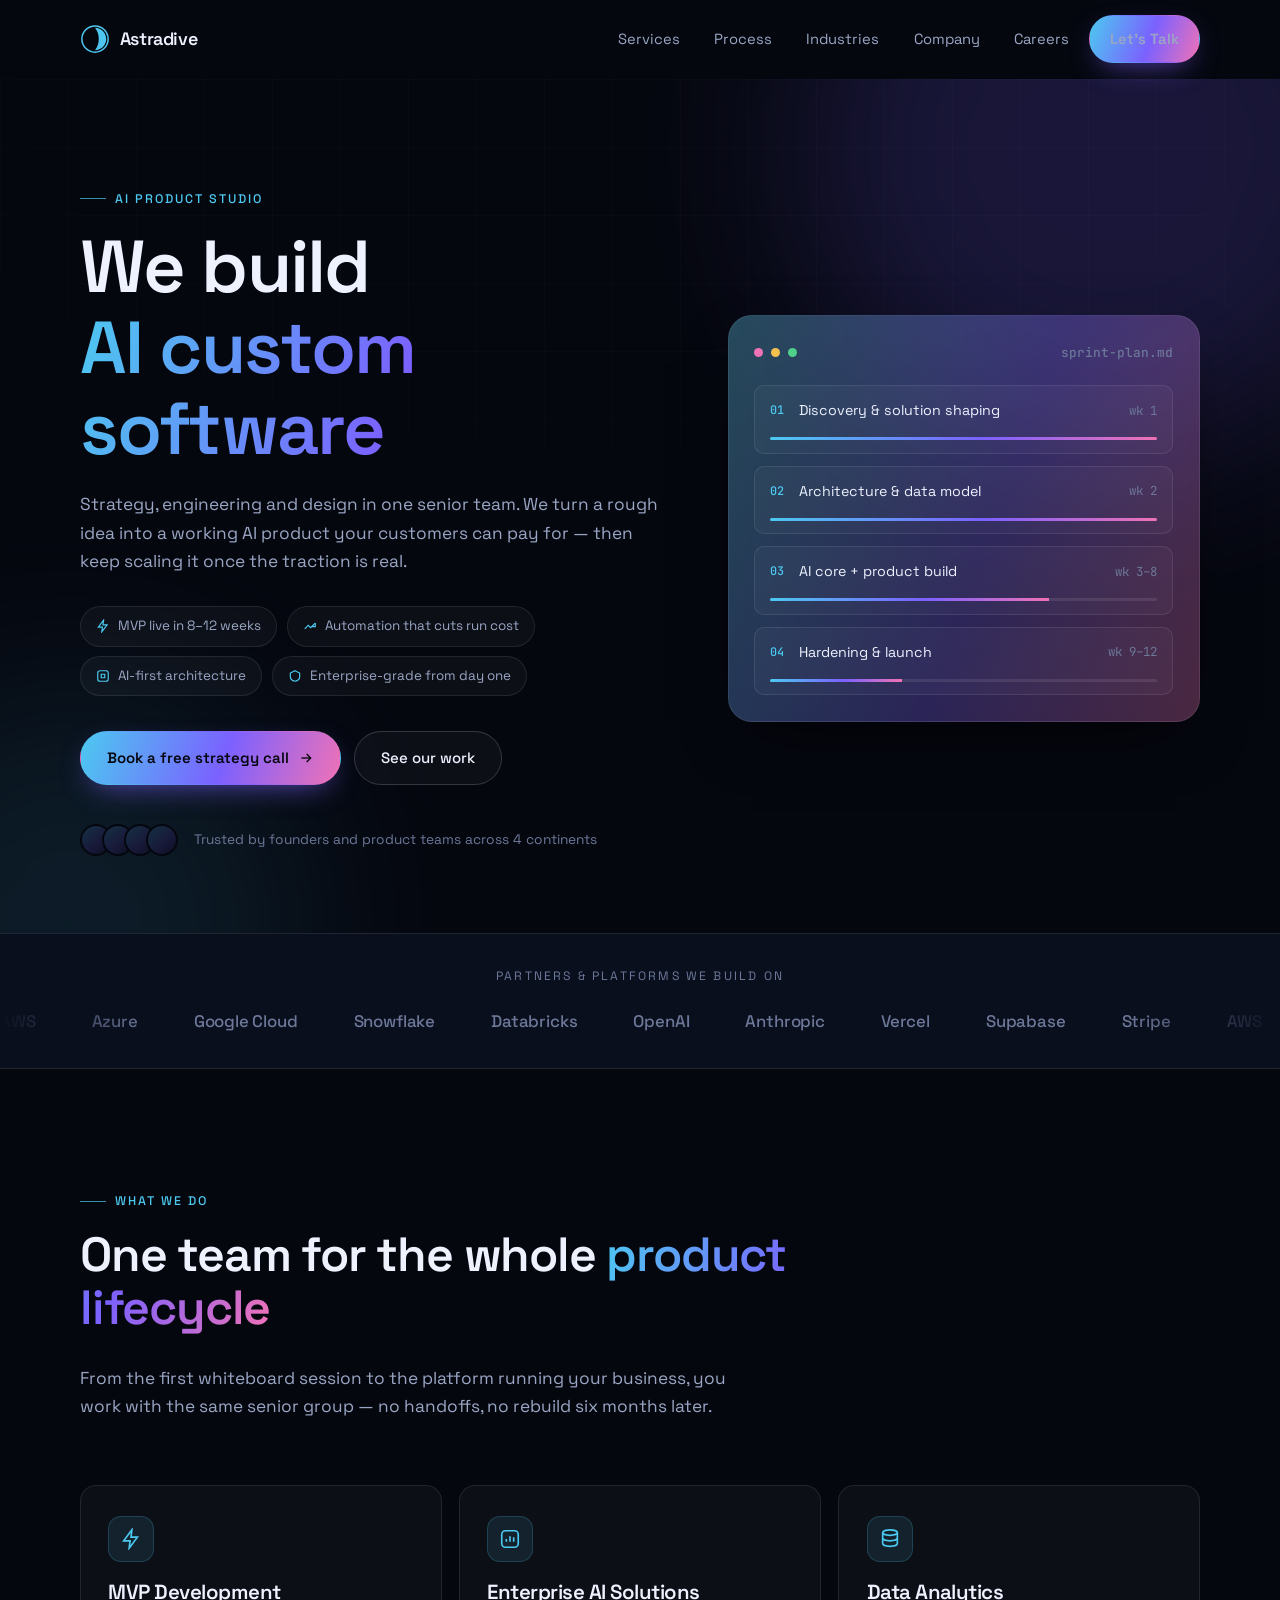
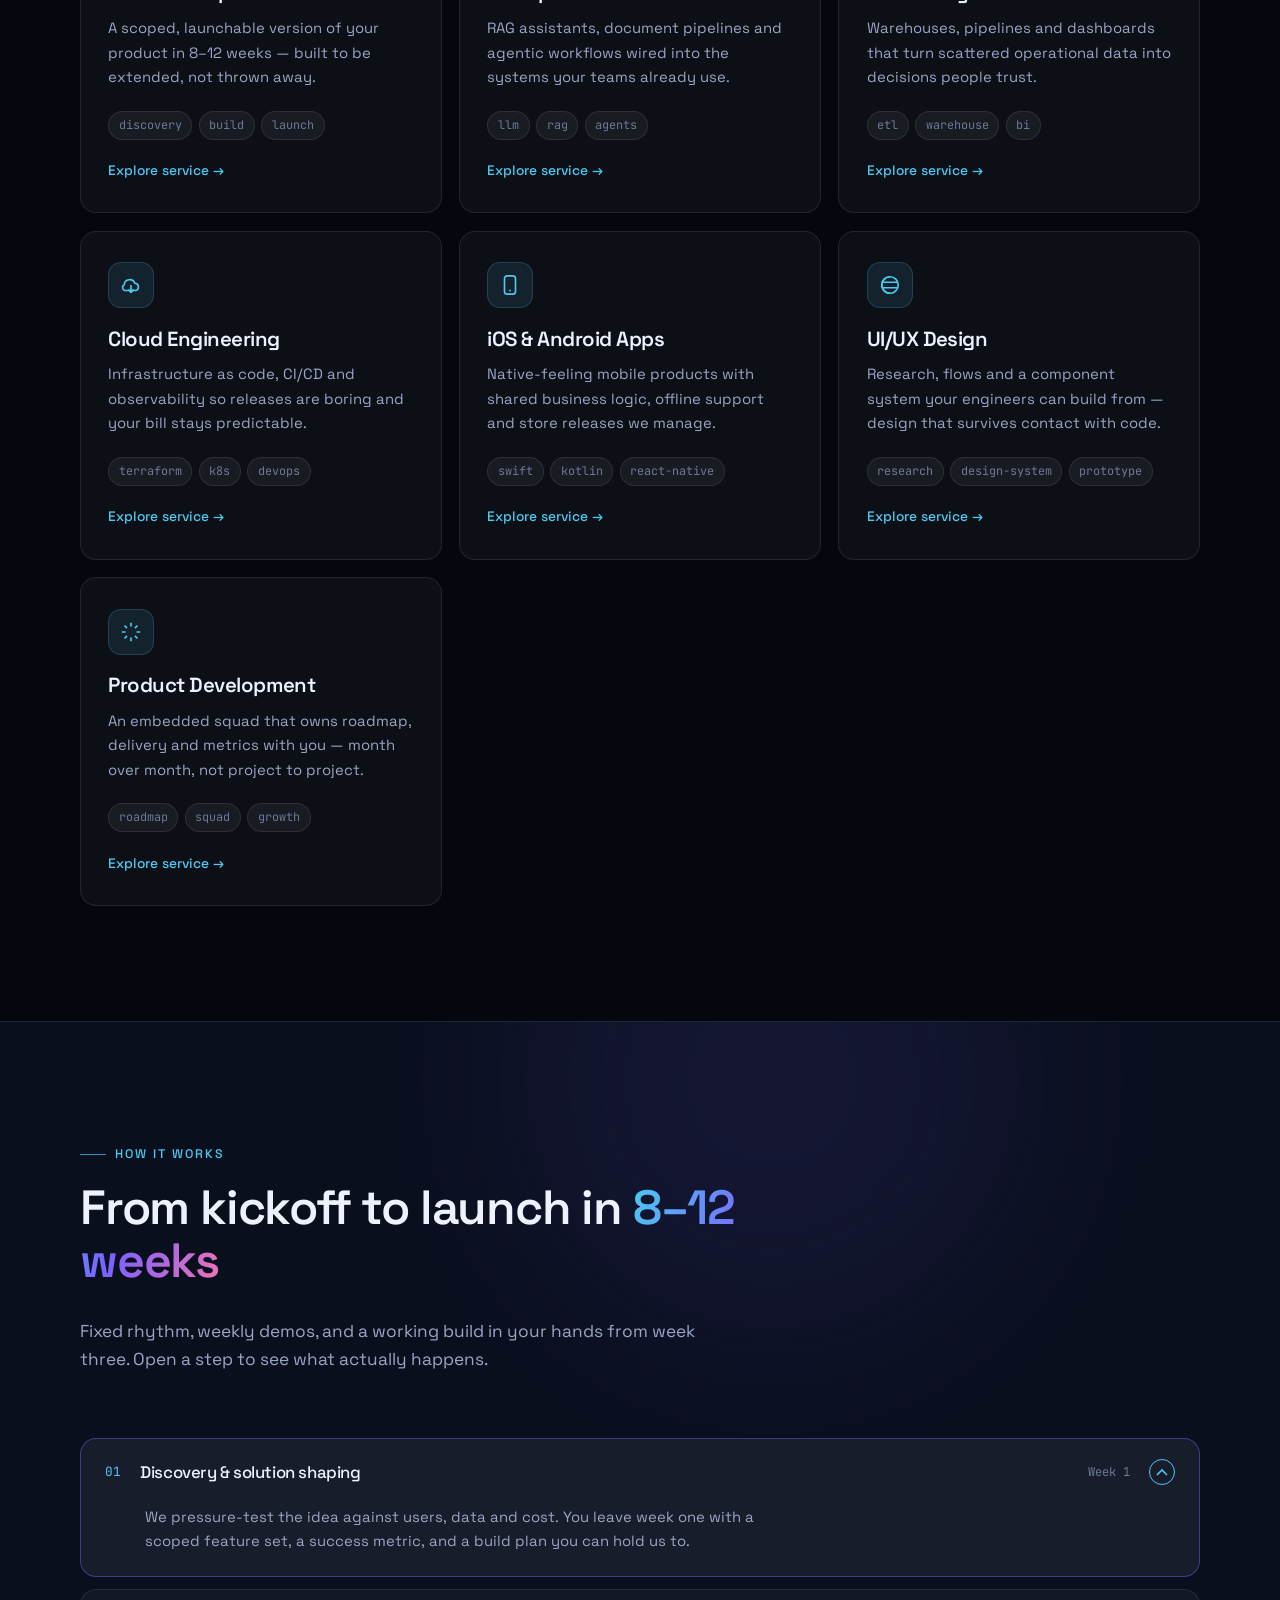
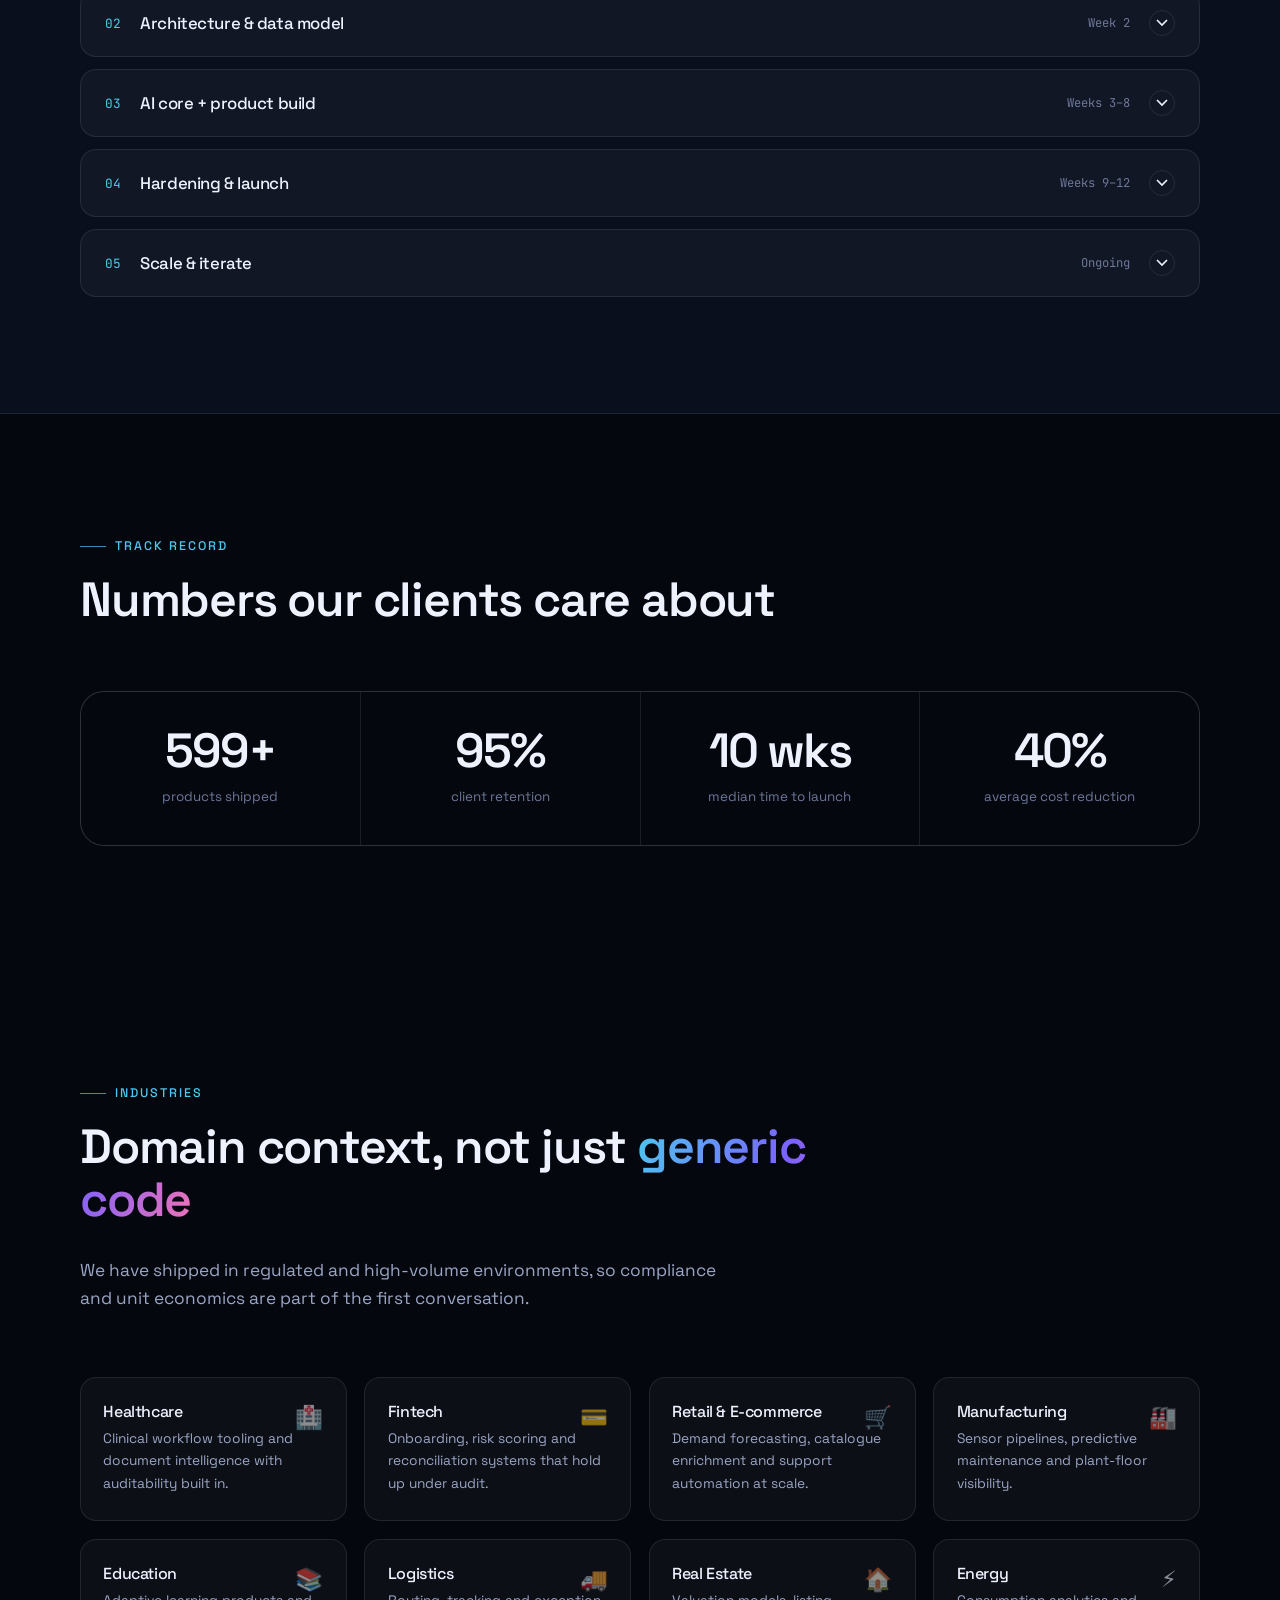
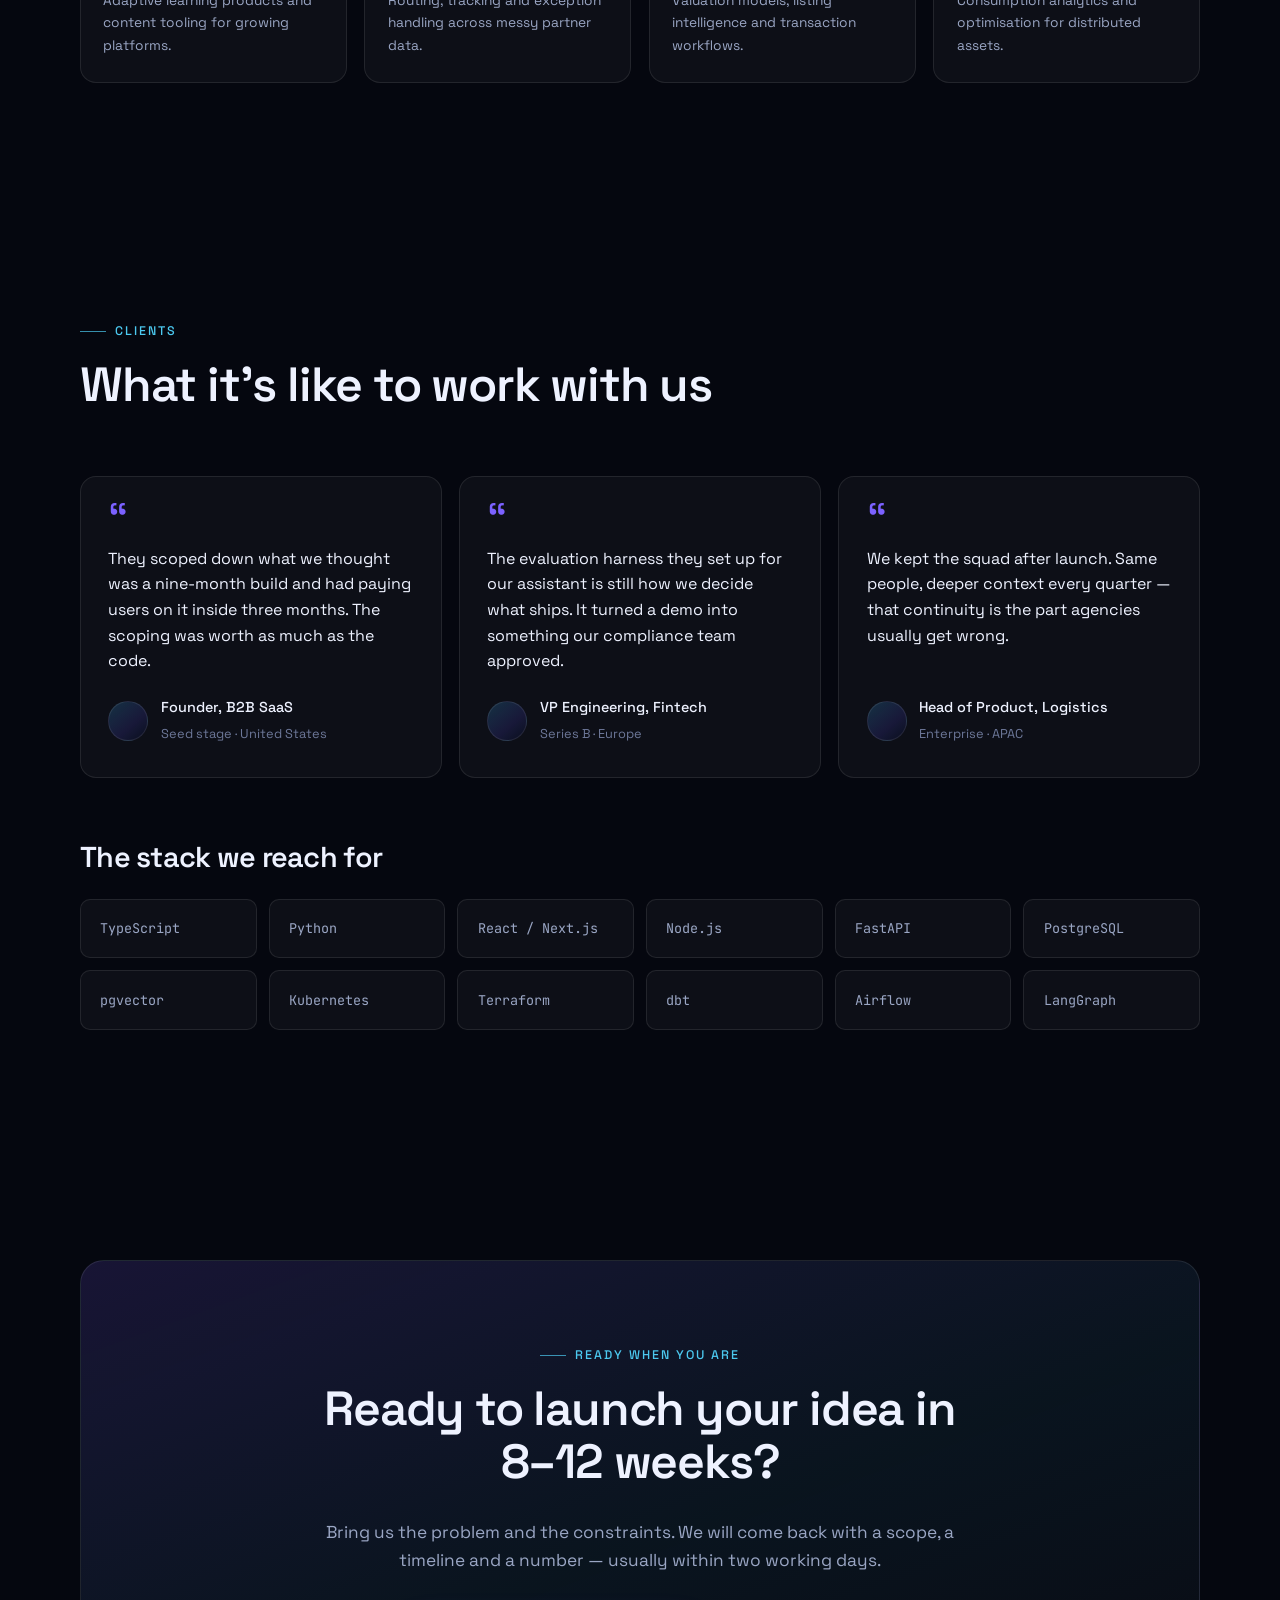
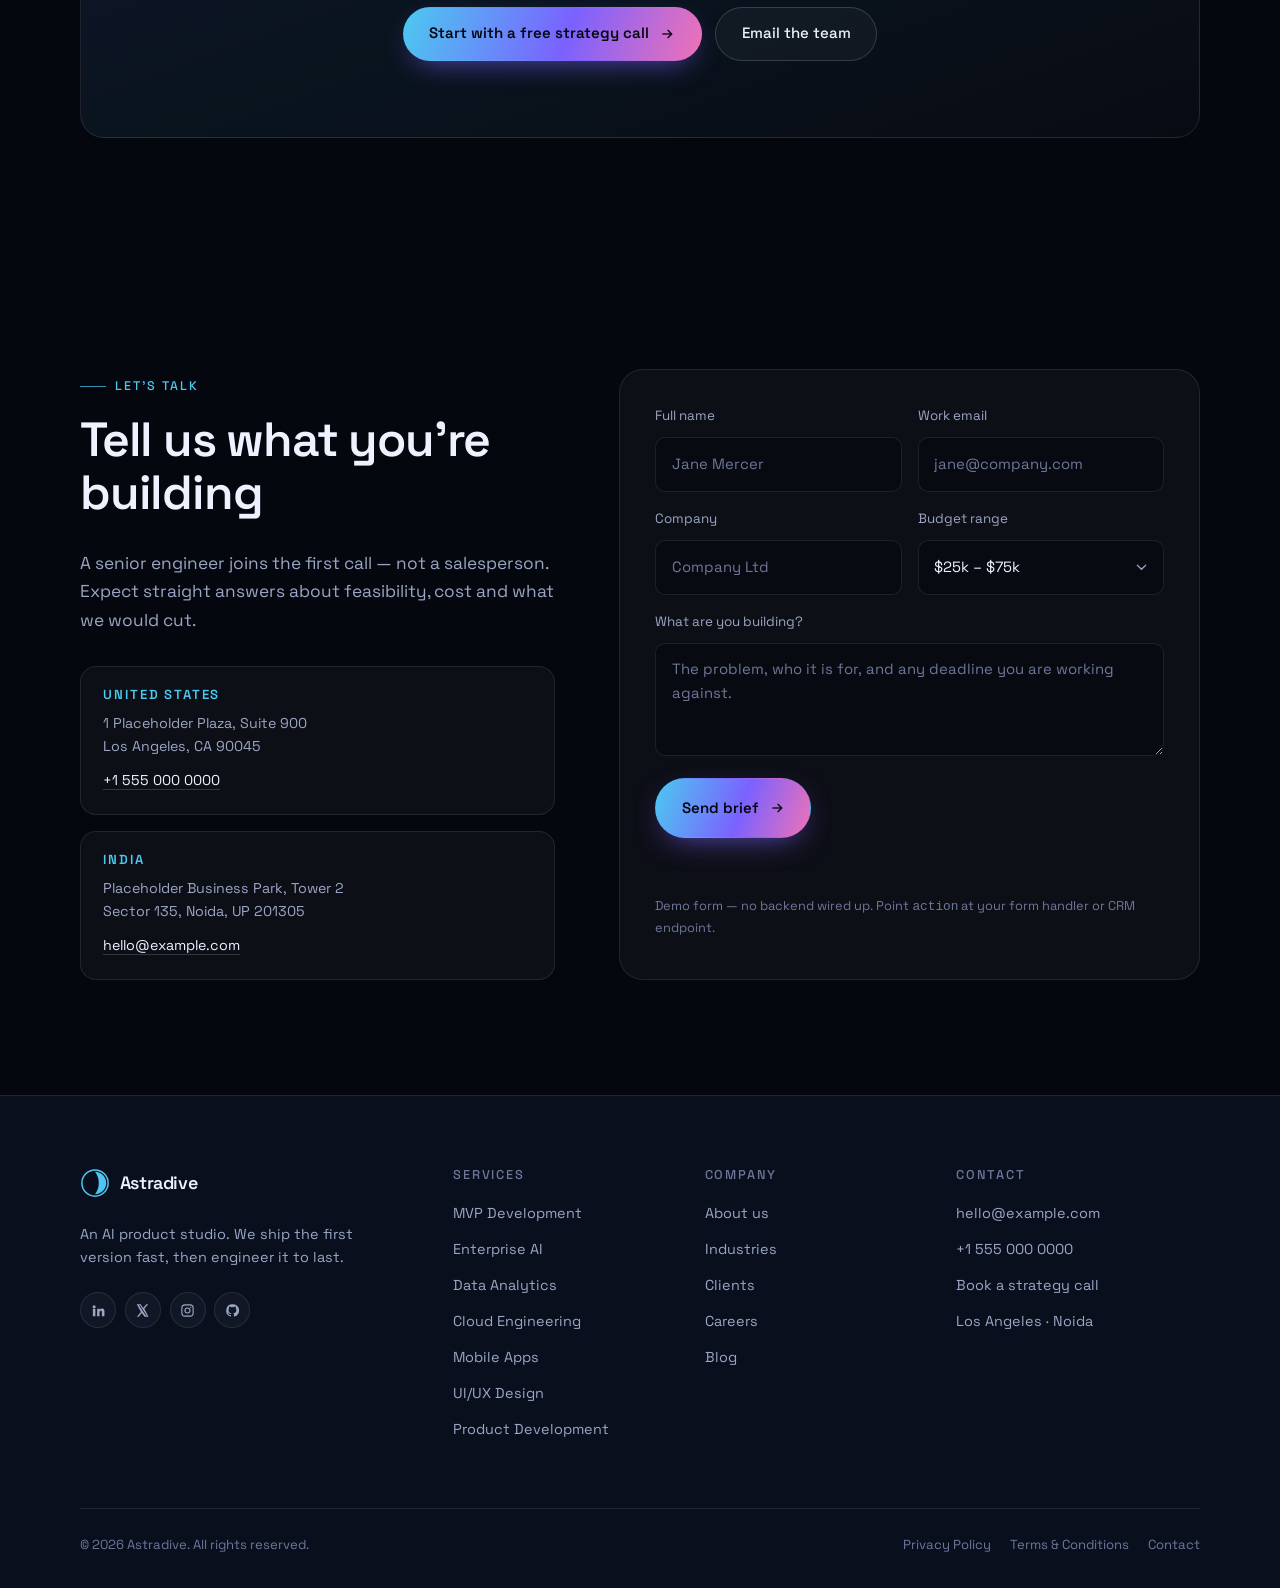
<file: index.html>
<!DOCTYPE html>
<html lang="en">
<head>
<meta charset="utf-8" />
<meta name="viewport" content="width=device-width, initial-scale=1" />
<title>Astradive — AI Product Studio | MVPs, Data & Cloud Engineering</title>
<meta name="description" content="Astradive is an AI product studio. We ship AI-powered MVPs in 8-12 weeks, then scale them into enterprise-grade platforms with data, cloud and design engineering under one roof." />
<meta name="theme-color" content="#05070f" />

<meta property="og:type" content="website" />
<meta property="og:site_name" content="Astradive" />
<meta property="og:title" content="Astradive — Where Ideas Ship" />
<meta property="og:description" content="AI-powered MVPs in 8-12 weeks. Enterprise AI, data platforms, cloud engineering and product design from one senior team." />
<meta property="og:url" content="https://example.com/" />
<meta name="twitter:card" content="summary_large_image" />

<link rel="icon" href="assets/favicon.svg" type="image/svg+xml" />
<link rel="preconnect" href="https://fonts.googleapis.com" />
<link rel="preconnect" href="https://fonts.gstatic.com" crossorigin />
<link href="https://fonts.googleapis.com/css2?family=Space+Grotesk:wght@400;500;600;700&family=JetBrains+Mono:wght@400;500&display=swap" rel="stylesheet" />
<link rel="stylesheet" href="assets/styles.css" />
</head>
<body>
<a href="#main" class="sr-only">Skip to main content</a>

<!-- ============================================================ header -->
<header class="header" id="header">
  <div class="shell">
    <a class="brand" href="#top" aria-label="Astradive home">
      <svg class="brand-mark" viewBox="0 0 32 32" fill="none" aria-hidden="true">
        <defs>
          <linearGradient id="bm" x1="0" y1="0" x2="32" y2="32">
            <stop offset="0" stop-color="#4cc9f0" /><stop offset=".55" stop-color="#7b61ff" /><stop offset="1" stop-color="#f072b6" />
          </linearGradient>
        </defs>
        <circle cx="16" cy="16" r="14" stroke="url(#bm)" stroke-width="1.6" />
        <path d="M16 4c6.6 0 12 5.4 12 12s-5.4 12-12 12C19 24 20 20.4 20 16S19 8 16 4Z" fill="url(#bm)" />
        <circle cx="16" cy="16" r="2.6" fill="#05070f" />
      </svg>
      <span>Astradive</span>
    </a>

    <button class="nav-toggle" id="navToggle" aria-expanded="false" aria-controls="nav" aria-label="Toggle navigation"><span></span></button>

    <nav class="nav" id="nav" aria-label="Main">
      <a href="#services">Services</a>
      <a href="#process">Process</a>
      <a href="industries.html">Industries</a>
      <a href="#company">Company</a>
      <a href="careers.html">Careers</a>
      <a href="lets-connect.html" class="btn btn-primary">Let&rsquo;s Talk</a>
    </nav>
  </div>
</header>

<main id="main">
<span id="top"></span>

<!-- ============================================================ hero -->
<section class="hero">
  <div class="hero-grid" aria-hidden="true"></div>
  <div class="glow glow-a" aria-hidden="true"></div>
  <div class="glow glow-b" aria-hidden="true"></div>

  <div class="shell hero-inner">
    <div>
      <span class="eyebrow">AI Product Studio</span>
      <h1>
        We build
        <span class="rotator" id="rotator" aria-live="polite"><span>AI custom software</span></span>
      </h1>
      <p class="lead">
        Strategy, engineering and design in one senior team. We turn a rough idea into a
        working AI product your customers can pay for &mdash; then keep scaling it once
        the traction is real.
      </p>

      <ul class="pill-row">
        <li class="pill">
          <svg viewBox="0 0 24 24" fill="none" stroke="currentColor" stroke-width="2" aria-hidden="true"><path d="m13 2-9 12h7l-1 8 9-12h-7z"/></svg>
          MVP live in 8&ndash;12 weeks
        </li>
        <li class="pill">
          <svg viewBox="0 0 24 24" fill="none" stroke="currentColor" stroke-width="2" aria-hidden="true"><path d="M3 17l6-6 4 4 8-8"/><path d="M21 7v6h-6"/></svg>
          Automation that cuts run cost
        </li>
        <li class="pill">
          <svg viewBox="0 0 24 24" fill="none" stroke="currentColor" stroke-width="2" aria-hidden="true"><rect x="3" y="3" width="18" height="18" rx="4"/><path d="M9 9h6v6H9z"/></svg>
          AI-first architecture
        </li>
        <li class="pill">
          <svg viewBox="0 0 24 24" fill="none" stroke="currentColor" stroke-width="2" aria-hidden="true"><path d="M12 3l8 4v6c0 5-3.5 7.4-8 8-4.5-.6-8-3-8-8V7z"/></svg>
          Enterprise-grade from day one
        </li>
      </ul>

      <div class="hero-cta">
        <a href="#contact" class="btn btn-primary">
          Book a free strategy call
          <svg viewBox="0 0 24 24" fill="none" stroke="currentColor" stroke-width="2" aria-hidden="true"><path d="M5 12h14"/><path d="m13 6 6 6-6 6"/></svg>
        </a>
        <a href="#work" class="btn btn-ghost">See our work</a>
      </div>

      <div class="hero-proof">
        <span class="avatars" aria-hidden="true"><i></i><i></i><i></i><i></i></span>
        <span>Trusted by founders and product teams across 4 continents</span>
      </div>
    </div>

    <aside class="hero-panel" aria-label="Typical delivery timeline">
      <div class="panel-top">
        <span class="dot"></span><span class="dot"></span><span class="dot"></span>
        <b>sprint-plan.md</b>
      </div>
      <ul class="sprint" id="sprint">
        <li><b>01</b> Discovery &amp; solution shaping <em>wk 1</em><span class="bar"><i data-fill="100%"></i></span></li>
        <li><b>02</b> Architecture &amp; data model <em>wk 2</em><span class="bar"><i data-fill="100%"></i></span></li>
        <li><b>03</b> AI core + product build <em>wk 3&ndash;8</em><span class="bar"><i data-fill="72%"></i></span></li>
        <li><b>04</b> Hardening &amp; launch <em>wk 9&ndash;12</em><span class="bar"><i data-fill="34%"></i></span></li>
      </ul>
    </aside>
  </div>
</section>

<!-- ============================================================ logos -->
<div class="marquee-wrap">
  <p class="marquee-label">Partners &amp; platforms we build on</p>
  <div class="marquee" id="marquee">
    <ul>
      <li>AWS</li><li>Azure</li><li>Google Cloud</li><li>Snowflake</li><li>Databricks</li>
      <li>OpenAI</li><li>Anthropic</li><li>Vercel</li><li>Supabase</li><li>Stripe</li>
    </ul>
  </div>
</div>

<!-- ============================================================ services -->
<section class="section" id="services">
  <div class="shell">
    <header class="section-head reveal">
      <span class="eyebrow">What we do</span>
      <h2>One team for the whole <span class="grad-text">product lifecycle</span></h2>
      <p class="lead">From the first whiteboard session to the platform running your business, you work with the same senior group &mdash; no handoffs, no rebuild six months later.</p>
    </header>

    <div class="svc-grid">
      <article class="card reveal">
        <div class="svc-ico"><svg viewBox="0 0 24 24" fill="none" stroke="currentColor" stroke-width="1.8" aria-hidden="true"><path d="m13 2-9 12h7l-1 8 9-12h-7z"/></svg></div>
        <h3>MVP Development</h3>
        <p>A scoped, launchable version of your product in 8&ndash;12 weeks &mdash; built to be extended, not thrown away.</p>
        <div class="tags"><span>discovery</span><span>build</span><span>launch</span></div>
        <a class="svc-more" href="mvp-development.html">Explore service &rarr;</a>
      </article>

      <article class="card reveal">
        <div class="svc-ico"><svg viewBox="0 0 24 24" fill="none" stroke="currentColor" stroke-width="1.8" aria-hidden="true"><rect x="3" y="3" width="18" height="18" rx="4"/><path d="M8 15v-3M12 15V9M16 15v-5"/></svg></div>
        <h3>Enterprise AI Solutions</h3>
        <p>RAG assistants, document pipelines and agentic workflows wired into the systems your teams already use.</p>
        <div class="tags"><span>llm</span><span>rag</span><span>agents</span></div>
        <a class="svc-more" href="enterprise-ai-solutions.html">Explore service &rarr;</a>
      </article>

      <article class="card reveal">
        <div class="svc-ico"><svg viewBox="0 0 24 24" fill="none" stroke="currentColor" stroke-width="1.8" aria-hidden="true"><ellipse cx="12" cy="5" rx="8" ry="3"/><path d="M4 5v6c0 1.7 3.6 3 8 3s8-1.3 8-3V5"/><path d="M4 11v6c0 1.7 3.6 3 8 3s8-1.3 8-3v-6"/></svg></div>
        <h3>Data Analytics</h3>
        <p>Warehouses, pipelines and dashboards that turn scattered operational data into decisions people trust.</p>
        <div class="tags"><span>etl</span><span>warehouse</span><span>bi</span></div>
        <a class="svc-more" href="data-analytics.html">Explore service &rarr;</a>
      </article>

      <article class="card reveal">
        <div class="svc-ico"><svg viewBox="0 0 24 24" fill="none" stroke="currentColor" stroke-width="1.8" aria-hidden="true"><path d="M17 18a4 4 0 0 0-.8-7.9 6 6 0 0 0-11.6 1.6A3.5 3.5 0 0 0 5 18z"/><path d="M12 12v8"/><path d="m9 17 3 3 3-3"/></svg></div>
        <h3>Cloud Engineering</h3>
        <p>Infrastructure as code, CI/CD and observability so releases are boring and your bill stays predictable.</p>
        <div class="tags"><span>terraform</span><span>k8s</span><span>devops</span></div>
        <a class="svc-more" href="cloud-engineering.html">Explore service &rarr;</a>
      </article>

      <article class="card reveal">
        <div class="svc-ico"><svg viewBox="0 0 24 24" fill="none" stroke="currentColor" stroke-width="1.8" aria-hidden="true"><rect x="6" y="2" width="12" height="20" rx="3"/><path d="M11 18h2"/></svg></div>
        <h3>iOS &amp; Android Apps</h3>
        <p>Native-feeling mobile products with shared business logic, offline support and store releases we manage.</p>
        <div class="tags"><span>swift</span><span>kotlin</span><span>react-native</span></div>
        <a class="svc-more" href="ios-android-app-development.html">Explore service &rarr;</a>
      </article>

      <article class="card reveal">
        <div class="svc-ico"><svg viewBox="0 0 24 24" fill="none" stroke="currentColor" stroke-width="1.8" aria-hidden="true"><circle cx="12" cy="12" r="9"/><path d="M12 3a9 9 0 0 0 0 18"/><path d="M3.6 9h16.8M3.6 15h16.8"/></svg></div>
        <h3>UI/UX Design</h3>
        <p>Research, flows and a component system your engineers can build from &mdash; design that survives contact with code.</p>
        <div class="tags"><span>research</span><span>design-system</span><span>prototype</span></div>
        <a class="svc-more" href="ui-ux-designing.html">Explore service &rarr;</a>
      </article>

      <article class="card reveal">
        <div class="svc-ico"><svg viewBox="0 0 24 24" fill="none" stroke="currentColor" stroke-width="1.8" aria-hidden="true"><path d="M12 2v4M12 18v4M4.9 4.9l2.8 2.8M16.3 16.3l2.8 2.8M2 12h4M18 12h4M4.9 19.1l2.8-2.8M16.3 7.7l2.8-2.8"/></svg></div>
        <h3>Product Development</h3>
        <p>An embedded squad that owns roadmap, delivery and metrics with you &mdash; month over month, not project to project.</p>
        <div class="tags"><span>roadmap</span><span>squad</span><span>growth</span></div>
        <a class="svc-more" href="product-development.html">Explore service &rarr;</a>
      </article>
    </div>
  </div>
</section>

<!-- ============================================================ process -->
<section class="section process" id="process">
  <div class="glow glow-c" aria-hidden="true"></div>
  <div class="shell">
    <header class="section-head reveal">
      <span class="eyebrow">How it works</span>
      <h2>From kickoff to launch in <span class="grad-text">8&ndash;12 weeks</span></h2>
      <p class="lead">Fixed rhythm, weekly demos, and a working build in your hands from week three. Open a step to see what actually happens.</p>
    </header>

    <div class="steps" id="steps">
      <article class="step open">
        <button class="step-btn" aria-expanded="true">
          <span class="step-num">01</span>
          <h3>Discovery &amp; solution shaping</h3>
          <span class="step-week">Week 1</span>
          <span class="chev" aria-hidden="true"><svg viewBox="0 0 12 8" fill="none" stroke="currentColor" stroke-width="1.6"><path d="M1 1l5 5 5-5"/></svg></span>
        </button>
        <div class="step-body"><div><p>We pressure-test the idea against users, data and cost. You leave week one with a scoped feature set, a success metric, and a build plan you can hold us to.</p></div></div>
      </article>

      <article class="step">
        <button class="step-btn" aria-expanded="false">
          <span class="step-num">02</span>
          <h3>Architecture &amp; data model</h3>
          <span class="step-week">Week 2</span>
          <span class="chev" aria-hidden="true"><svg viewBox="0 0 12 8" fill="none" stroke="currentColor" stroke-width="1.6"><path d="M1 1l5 5 5-5"/></svg></span>
        </button>
        <div class="step-body"><div><p>Schema, service boundaries, model choice and evaluation strategy get decided before the first feature ships &mdash; the difference between an MVP you can grow and one you replace.</p></div></div>
      </article>

      <article class="step">
        <button class="step-btn" aria-expanded="false">
          <span class="step-num">03</span>
          <h3>AI core + product build</h3>
          <span class="step-week">Weeks 3&ndash;8</span>
          <span class="chev" aria-hidden="true"><svg viewBox="0 0 12 8" fill="none" stroke="currentColor" stroke-width="1.6"><path d="M1 1l5 5 5-5"/></svg></span>
        </button>
        <div class="step-body"><div><p>Two-week sprints with a demo at the end of each. Retrieval, prompts and agent flows ship behind evals, so quality is measured rather than assumed.</p></div></div>
      </article>

      <article class="step">
        <button class="step-btn" aria-expanded="false">
          <span class="step-num">04</span>
          <h3>Hardening &amp; launch</h3>
          <span class="step-week">Weeks 9&ndash;12</span>
          <span class="chev" aria-hidden="true"><svg viewBox="0 0 12 8" fill="none" stroke="currentColor" stroke-width="1.6"><path d="M1 1l5 5 5-5"/></svg></span>
        </button>
        <div class="step-body"><div><p>Load testing, security review, monitoring and runbooks. We go live with you, watch the first real traffic together, and hand over documentation your team can own.</p></div></div>
      </article>

      <article class="step">
        <button class="step-btn" aria-expanded="false">
          <span class="step-num">05</span>
          <h3>Scale &amp; iterate</h3>
          <span class="step-week">Ongoing</span>
          <span class="chev" aria-hidden="true"><svg viewBox="0 0 12 8" fill="none" stroke="currentColor" stroke-width="1.6"><path d="M1 1l5 5 5-5"/></svg></span>
        </button>
        <div class="step-body"><div><p>Most clients keep the squad on after launch: new surfaces, cost tuning, model upgrades and the unglamorous reliability work that keeps a product alive.</p></div></div>
      </article>
    </div>
  </div>
</section>

<!-- ============================================================ stats -->
<section class="section" id="work">
  <div class="shell">
    <header class="section-head reveal">
      <span class="eyebrow">Track record</span>
      <h2>Numbers our clients care about</h2>
    </header>
    <div class="stats reveal" id="stats">
      <div class="stat"><b data-count="600" data-suffix="+">0</b><span>products shipped</span></div>
      <div class="stat"><b data-count="95" data-suffix="%">0</b><span>client retention</span></div>
      <div class="stat"><b data-count="10" data-suffix=" wks">0</b><span>median time to launch</span></div>
      <div class="stat"><b data-count="40" data-suffix="%">0</b><span>average cost reduction</span></div>
    </div>
  </div>
</section>

<!-- ============================================================ industries -->
<section class="section" id="industries">
  <div class="shell">
    <header class="section-head reveal">
      <span class="eyebrow">Industries</span>
      <h2>Domain context, not just <span class="grad-text">generic code</span></h2>
      <p class="lead">We have shipped in regulated and high-volume environments, so compliance and unit economics are part of the first conversation.</p>
    </header>

    <div class="ind-grid">
      <article class="ind reveal"><i>&#127973;</i><h3>Healthcare</h3><p>Clinical workflow tooling and document intelligence with auditability built in.</p></article>
      <article class="ind reveal"><i>&#128179;</i><h3>Fintech</h3><p>Onboarding, risk scoring and reconciliation systems that hold up under audit.</p></article>
      <article class="ind reveal"><i>&#128722;</i><h3>Retail &amp; E-commerce</h3><p>Demand forecasting, catalogue enrichment and support automation at scale.</p></article>
      <article class="ind reveal"><i>&#127981;</i><h3>Manufacturing</h3><p>Sensor pipelines, predictive maintenance and plant-floor visibility.</p></article>
      <article class="ind reveal"><i>&#128218;</i><h3>Education</h3><p>Adaptive learning products and content tooling for growing platforms.</p></article>
      <article class="ind reveal"><i>&#128666;</i><h3>Logistics</h3><p>Routing, tracking and exception handling across messy partner data.</p></article>
      <article class="ind reveal"><i>&#127968;</i><h3>Real Estate</h3><p>Valuation models, listing intelligence and transaction workflows.</p></article>
      <article class="ind reveal"><i>&#9889;</i><h3>Energy</h3><p>Consumption analytics and optimisation for distributed assets.</p></article>
    </div>
  </div>
</section>

<!-- ============================================================ testimonials -->
<section class="section" id="company">
  <div class="shell">
    <header class="section-head reveal">
      <span class="eyebrow">Clients</span>
      <h2>What it&rsquo;s like to work with us</h2>
    </header>

    <div class="quotes">
      <article class="card quote reveal">
        <blockquote>They scoped down what we thought was a nine-month build and had paying users on it inside three months. The scoping was worth as much as the code.</blockquote>
        <div class="who"><i aria-hidden="true"></i><div><b>Founder, B2B SaaS</b><span>Seed stage &middot; United States</span></div></div>
      </article>
      <article class="card quote reveal">
        <blockquote>The evaluation harness they set up for our assistant is still how we decide what ships. It turned a demo into something our compliance team approved.</blockquote>
        <div class="who"><i aria-hidden="true"></i><div><b>VP Engineering, Fintech</b><span>Series B &middot; Europe</span></div></div>
      </article>
      <article class="card quote reveal">
        <blockquote>We kept the squad after launch. Same people, deeper context every quarter &mdash; that continuity is the part agencies usually get wrong.</blockquote>
        <div class="who"><i aria-hidden="true"></i><div><b>Head of Product, Logistics</b><span>Enterprise &middot; APAC</span></div></div>
      </article>
    </div>

    <div style="margin-top: clamp(2.5rem, 5vw, 4rem)">
      <header class="section-head reveal" style="margin-bottom:1.6rem">
        <h2 style="font-size:clamp(1.4rem,2.4vw,1.8rem)">The stack we reach for</h2>
      </header>
      <div class="stack-grid reveal">
        <div>TypeScript</div><div>Python</div><div>React / Next.js</div><div>Node.js</div>
        <div>FastAPI</div><div>PostgreSQL</div><div>pgvector</div><div>Kubernetes</div>
        <div>Terraform</div><div>dbt</div><div>Airflow</div><div>LangGraph</div>
      </div>
    </div>
  </div>
</section>

<!-- ============================================================ cta -->
<section class="section">
  <div class="shell">
    <div class="cta-inner reveal">
      <span class="eyebrow" style="justify-content:center">Ready when you are</span>
      <h2>Ready to launch your idea in 8&ndash;12 weeks?</h2>
      <p class="lead" style="text-align:center">Bring us the problem and the constraints. We will come back with a scope, a timeline and a number &mdash; usually within two working days.</p>
      <div class="hero-cta">
        <a href="#contact" class="btn btn-primary">
          Start with a free strategy call
          <svg viewBox="0 0 24 24" fill="none" stroke="currentColor" stroke-width="2" aria-hidden="true"><path d="M5 12h14"/><path d="m13 6 6 6-6 6"/></svg>
        </a>
        <a href="mailto:hello@example.com" class="btn btn-ghost">Email the team</a>
      </div>
    </div>
  </div>
</section>

<!-- ============================================================ contact -->
<section class="section" id="contact">
  <div class="shell contact-grid">
    <div class="reveal">
      <span class="eyebrow">Let&rsquo;s talk</span>
      <h2>Tell us what you&rsquo;re building</h2>
      <p class="lead">A senior engineer joins the first call &mdash; not a salesperson. Expect straight answers about feasibility, cost and what we would cut.</p>

      <div class="offices">
        <div class="office">
          <h3>United States</h3>
          <p>1 Placeholder Plaza, Suite 900<br />Los Angeles, CA 90045</p>
          <a href="tel:+15550000000">+1 555 000 0000</a>
        </div>
        <div class="office">
          <h3>India</h3>
          <p>Placeholder Business Park, Tower 2<br />Sector 135, Noida, UP 201305</p>
          <a href="mailto:hello@example.com">hello@example.com</a>
        </div>
      </div>
    </div>

    <form id="contactForm" novalidate>
      <div class="row">
        <label>Full name
          <input type="text" name="name" placeholder="Jane Mercer" required />
        </label>
        <label>Work email
          <input type="email" name="email" placeholder="jane@company.com" required />
        </label>
      </div>
      <div class="row">
        <label>Company
          <input type="text" name="company" placeholder="Company Ltd" />
        </label>
        <label>Budget range
          <select name="budget">
            <option>Under $25k</option>
            <option selected>$25k &ndash; $75k</option>
            <option>$75k &ndash; $150k</option>
            <option>$150k+</option>
          </select>
        </label>
      </div>
      <label>What are you building?
        <textarea name="brief" placeholder="The problem, who it is for, and any deadline you are working against." required></textarea>
      </label>
      <button type="submit" class="btn btn-primary">
        Send brief
        <svg viewBox="0 0 24 24" fill="none" stroke="currentColor" stroke-width="2" aria-hidden="true"><path d="M5 12h14"/><path d="m13 6 6 6-6 6"/></svg>
      </button>
      <p class="form-status" id="formStatus" role="status"></p>
      <p class="form-note">Demo form &mdash; no backend wired up. Point <code>action</code> at your form handler or CRM endpoint.</p>
    </form>
  </div>
</section>
</main>

<!-- ============================================================ footer -->
<footer class="footer">
  <div class="shell">
    <div class="foot-grid">
      <div class="foot-about">
        <a class="brand" href="#top">
          <svg class="brand-mark" viewBox="0 0 32 32" fill="none" aria-hidden="true">
            <circle cx="16" cy="16" r="14" stroke="url(#bm)" stroke-width="1.6" />
            <path d="M16 4c6.6 0 12 5.4 12 12s-5.4 12-12 12C19 24 20 20.4 20 16S19 8 16 4Z" fill="url(#bm)" />
            <circle cx="16" cy="16" r="2.6" fill="#0a0f1e" />
          </svg>
          <span>Astradive</span>
        </a>
        <p>An AI product studio. We ship the first version fast, then engineer it to last.</p>
        <div class="socials">
          <a href="#" aria-label="LinkedIn"><svg viewBox="0 0 24 24" fill="currentColor" aria-hidden="true"><path d="M4.98 3.5a2.5 2.5 0 1 1 0 5 2.5 2.5 0 0 1 0-5zM3 9h4v12H3zM10 9h3.8v1.7h.05A4.2 4.2 0 0 1 17.6 8.7c3 0 3.9 1.9 3.9 5V21h-4v-6.1c0-1.5-.5-2.5-1.9-2.5-1 0-1.6.7-1.9 1.4-.1.2-.1.6-.1.9V21h-4z"/></svg></a>
          <a href="#" aria-label="X"><svg viewBox="0 0 24 24" fill="currentColor" aria-hidden="true"><path d="M18.2 2H21l-6.1 7L21.6 22h-6.3l-4.3-6.2L5.9 22H3l6.5-7.5L2.7 2H9l4 5.9zm-1 18h1.6L7.8 3.7H6.1z"/></svg></a>
          <a href="#" aria-label="Instagram"><svg viewBox="0 0 24 24" fill="none" stroke="currentColor" stroke-width="1.8" aria-hidden="true"><rect x="3" y="3" width="18" height="18" rx="5"/><circle cx="12" cy="12" r="4"/><circle cx="17.2" cy="6.8" r="1" fill="currentColor" stroke="none"/></svg></a>
          <a href="#" aria-label="GitHub"><svg viewBox="0 0 24 24" fill="currentColor" aria-hidden="true"><path d="M12 2a10 10 0 0 0-3.2 19.5c.5.1.7-.2.7-.5v-1.9c-2.8.6-3.4-1.3-3.4-1.3-.4-1.2-1.1-1.5-1.1-1.5-.9-.6.1-.6.1-.6 1 .1 1.5 1 1.5 1 .9 1.5 2.3 1.1 2.9.8.1-.6.4-1.1.7-1.4-2.2-.2-4.6-1.1-4.6-5 0-1.1.4-2 1-2.7-.1-.3-.4-1.3.1-2.7 0 0 .8-.3 2.7 1a9.4 9.4 0 0 1 5 0c1.9-1.3 2.7-1 2.7-1 .5 1.4.2 2.4.1 2.7.6.7 1 1.6 1 2.7 0 3.9-2.4 4.8-4.6 5 .4.4.7 1 .7 2.1v3c0 .3.2.6.7.5A10 10 0 0 0 12 2z"/></svg></a>
        </div>
      </div>

      <div>
        <h4>Services</h4>
        <ul>
          <li><a href="mvp-development.html">MVP Development</a></li>
          <li><a href="enterprise-ai-solutions.html">Enterprise AI</a></li>
          <li><a href="data-analytics.html">Data Analytics</a></li>
          <li><a href="cloud-engineering.html">Cloud Engineering</a></li>
          <li><a href="ios-android-app-development.html">Mobile Apps</a></li>
          <li><a href="ui-ux-designing.html">UI/UX Design</a></li>
          <li><a href="product-development.html">Product Development</a></li>
        </ul>
      </div>

      <div>
        <h4>Company</h4>
        <ul>
          <li><a href="#company">About us</a></li>
          <li><a href="industries.html">Industries</a></li>
          <li><a href="#work">Clients</a></li>
          <li><a href="careers.html">Careers</a></li>
          <li><a href="blogs.html">Blog</a></li>
        </ul>
      </div>

      <div>
        <h4>Contact</h4>
        <ul>
          <li><a href="mailto:hello@example.com">hello@example.com</a></li>
          <li><a href="tel:+15550000000">+1 555 000 0000</a></li>
          <li><a href="schedule-meeting.html">Book a strategy call</a></li>
          <li><a href="lets-connect.html">Los Angeles &middot; Noida</a></li>
        </ul>
      </div>
    </div>

    <div class="foot-bottom">
      <span>&copy; <span id="year">2026</span> Astradive. All rights reserved.</span>
      <nav aria-label="Legal">
        <a href="privacy-policy.html">Privacy Policy</a>
        <a href="terms-condition.html">Terms &amp; Conditions</a>
        <a href="lets-connect.html">Contact</a>
      </nav>
    </div>
  </div>
</footer>

<script src="assets/app.js" defer></script>
</body>
</html>
</file>
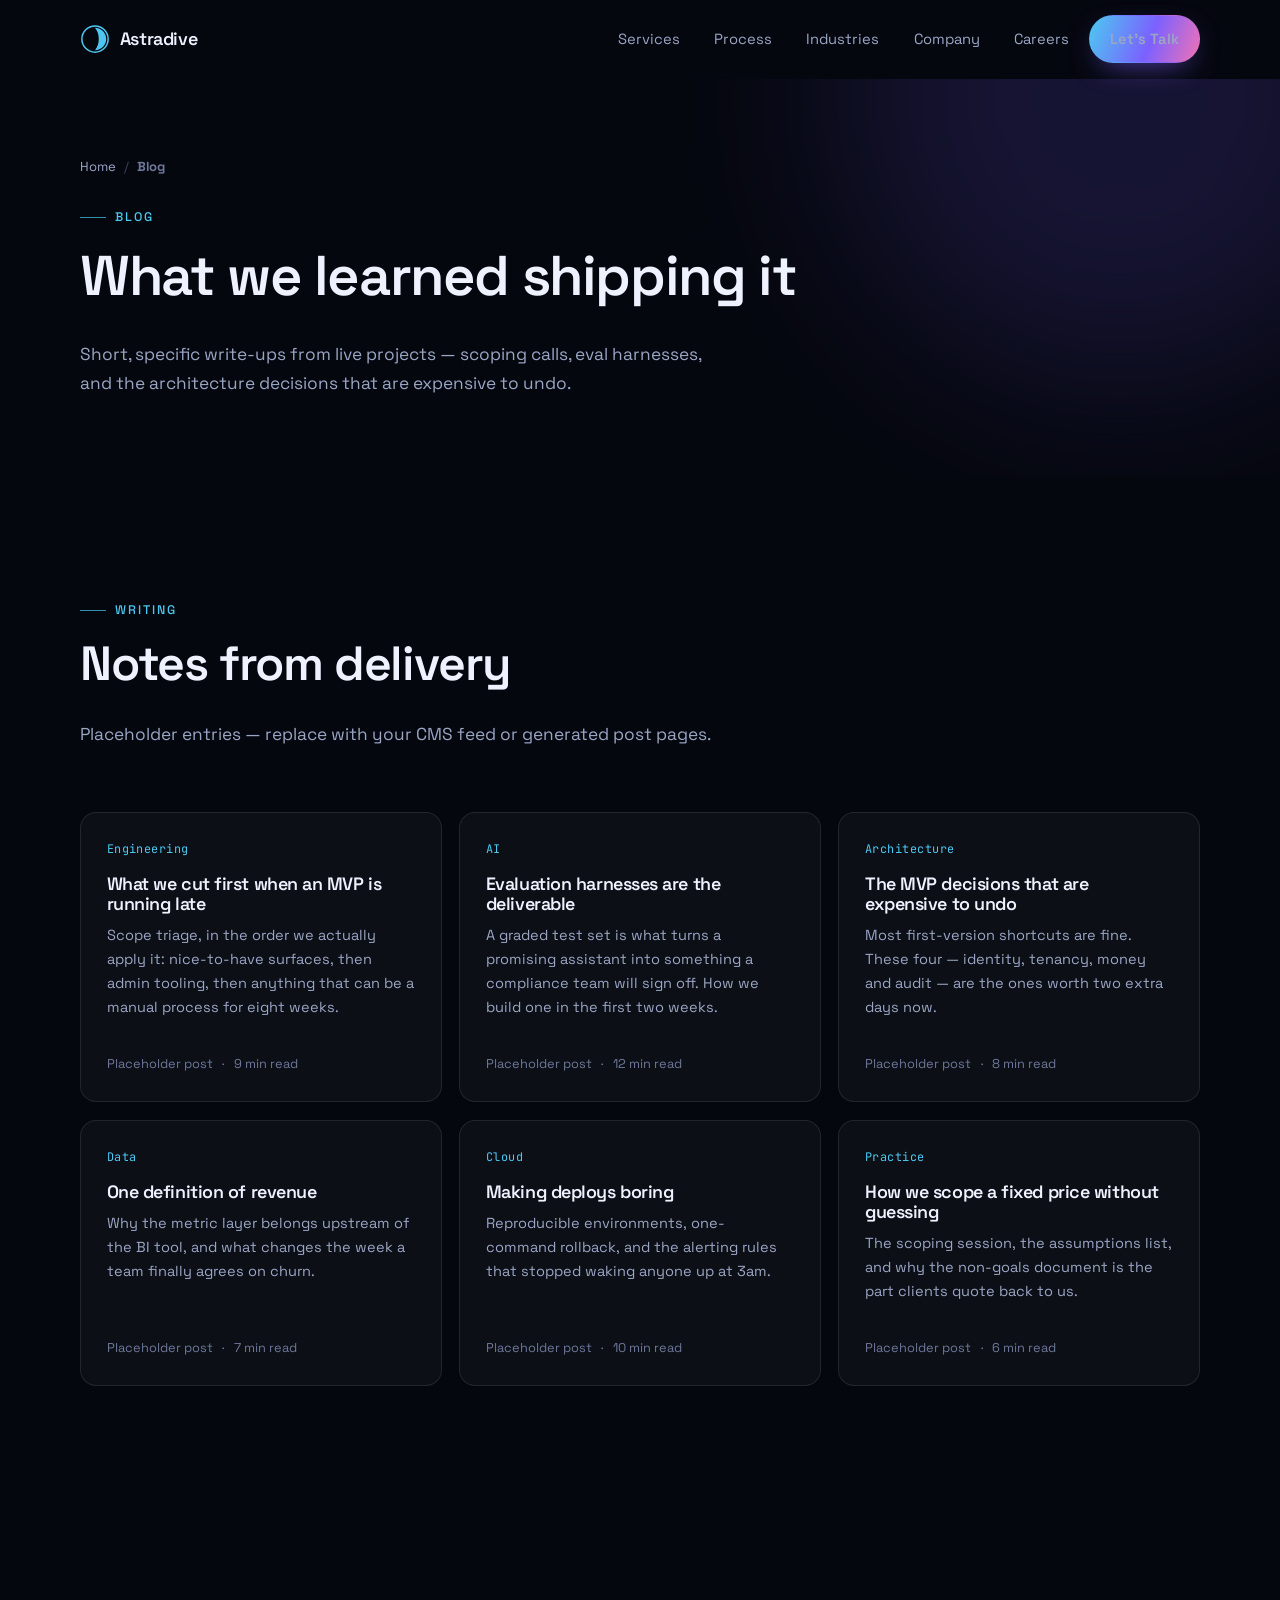
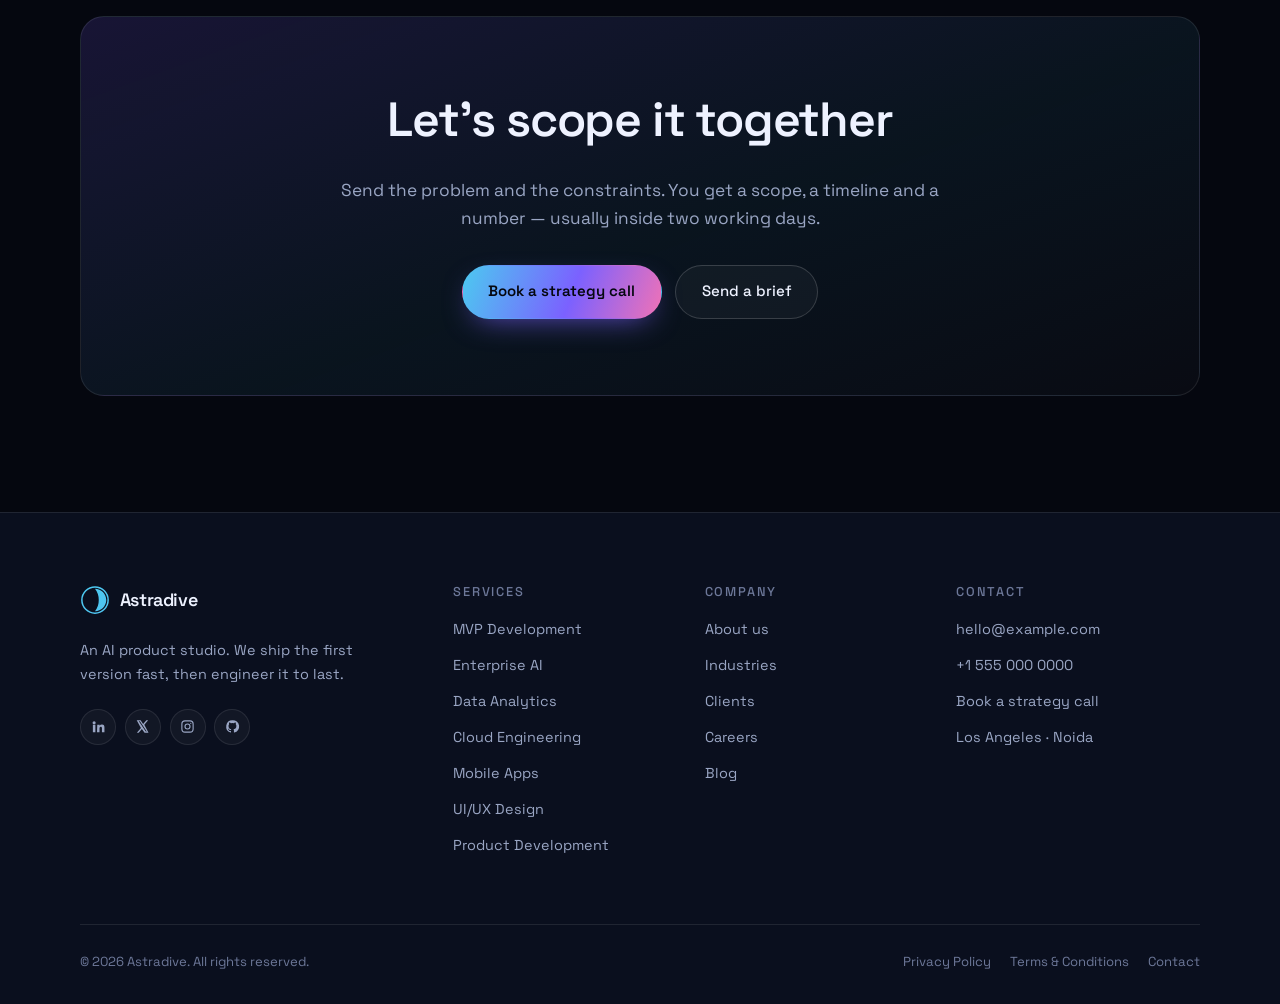
<file: blogs.html>
<!DOCTYPE html>
<html lang="en">
<head>
<meta charset="utf-8" />
<meta name="viewport" content="width=device-width, initial-scale=1" />
<title>Blog | Astradive</title>
<meta name="description" content="Notes on shipping AI products: scoping, evaluation harnesses, architecture decisions and delivery practice." />
<meta name="theme-color" content="#05070f" />
<meta property="og:type" content="website" />
<meta property="og:site_name" content="Astradive" />
<meta property="og:title" content="Blog | Astradive" />
<meta property="og:description" content="Notes on shipping AI products: scoping, evaluation harnesses, architecture decisions and delivery practice." />
<link rel="icon" href="assets/favicon.svg" type="image/svg+xml" />
<link rel="preconnect" href="https://fonts.googleapis.com" />
<link rel="preconnect" href="https://fonts.gstatic.com" crossorigin />
<link href="https://fonts.googleapis.com/css2?family=Space+Grotesk:wght@400;500;600;700&family=JetBrains+Mono:wght@400;500&display=swap" rel="stylesheet" />
<link rel="stylesheet" href="assets/styles.css" />
<link rel="stylesheet" href="assets/pages.css" />
</head>
<body>
<a href="#main" class="sr-only">Skip to main content</a>

<header class="header" id="header">
  <div class="shell">
    <a class="brand" href="index.html" aria-label="Astradive home">
      <svg class="brand-mark" viewBox="0 0 32 32" fill="none" aria-hidden="true">
        <defs>
          <linearGradient id="bm" x1="0" y1="0" x2="32" y2="32">
            <stop offset="0" stop-color="#4cc9f0" /><stop offset=".55" stop-color="#7b61ff" /><stop offset="1" stop-color="#f072b6" />
          </linearGradient>
        </defs>
        <circle cx="16" cy="16" r="14" stroke="url(#bm)" stroke-width="1.6" />
        <path d="M16 4c6.6 0 12 5.4 12 12s-5.4 12-12 12C19 24 20 20.4 20 16S19 8 16 4Z" fill="url(#bm)" />
        <circle cx="16" cy="16" r="2.6" fill="#05070f" />
      </svg>
      <span>Astradive</span>
    </a>

    <button class="nav-toggle" id="navToggle" aria-expanded="false" aria-controls="nav" aria-label="Toggle navigation"><span></span></button>

    <nav class="nav" id="nav" aria-label="Main">
      <a href="index.html#services">Services</a>
      <a href="index.html#process">Process</a>
      <a href="industries.html">Industries</a>
      <a href="index.html#company">Company</a>
      <a href="careers.html">Careers</a>
      <a href="lets-connect.html" class="btn btn-primary">Let&rsquo;s Talk</a>
    </nav>
  </div>
</header>

<main id="main">
  <section class="page-hero">
    <div class="glow glow-a" aria-hidden="true"></div>
    <div class="shell">
      <nav class="crumbs" aria-label="Breadcrumb">
      <a href="index.html">Home</a>
      <span>/</span>
      <b>Blog</b>
      </nav>
      <span class="eyebrow">Blog</span>
      <h1>What we learned shipping it</h1>
      <p class="lead">Short, specific write-ups from live projects &mdash; scoping calls, eval harnesses, and the architecture decisions that are expensive to undo.</p>
      
    </div>
  </section>

  <section class="section">
    <div class="shell">
      <header class="section-head reveal"><span class="eyebrow">Writing</span><h2>Notes from delivery</h2><p class="lead">Placeholder entries &mdash; replace with your CMS feed or generated post pages.</p></header>
      <div class="posts"><article class="post reveal"><span class="kicker">Engineering</span><h3>What we cut first when an MVP is running late</h3><p>Scope triage, in the order we actually apply it: nice-to-have surfaces, then admin tooling, then anything that can be a manual process for eight weeks.</p><div class="meta"><span>Placeholder post</span><span>&middot;</span><span>9 min read</span></div></article><article class="post reveal"><span class="kicker">AI</span><h3>Evaluation harnesses are the deliverable</h3><p>A graded test set is what turns a promising assistant into something a compliance team will sign off. How we build one in the first two weeks.</p><div class="meta"><span>Placeholder post</span><span>&middot;</span><span>12 min read</span></div></article><article class="post reveal"><span class="kicker">Architecture</span><h3>The MVP decisions that are expensive to undo</h3><p>Most first-version shortcuts are fine. These four &mdash; identity, tenancy, money and audit &mdash; are the ones worth two extra days now.</p><div class="meta"><span>Placeholder post</span><span>&middot;</span><span>8 min read</span></div></article><article class="post reveal"><span class="kicker">Data</span><h3>One definition of revenue</h3><p>Why the metric layer belongs upstream of the BI tool, and what changes the week a team finally agrees on churn.</p><div class="meta"><span>Placeholder post</span><span>&middot;</span><span>7 min read</span></div></article><article class="post reveal"><span class="kicker">Cloud</span><h3>Making deploys boring</h3><p>Reproducible environments, one-command rollback, and the alerting rules that stopped waking anyone up at 3am.</p><div class="meta"><span>Placeholder post</span><span>&middot;</span><span>10 min read</span></div></article><article class="post reveal"><span class="kicker">Practice</span><h3>How we scope a fixed price without guessing</h3><p>The scoping session, the assumptions list, and why the non-goals document is the part clients quote back to us.</p><div class="meta"><span>Placeholder post</span><span>&middot;</span><span>6 min read</span></div></article></div>
    </div>
  </section>

  <section class="section">
    <div class="shell">
      <div class="cta-inner reveal">
        <h2>Let&rsquo;s scope it together</h2>
        <p class="lead" style="text-align:center">Send the problem and the constraints. You get a scope, a timeline and a number &mdash; usually inside two working days.</p>
        <div class="hero-cta">
          <a href="schedule-meeting.html" class="btn btn-primary">Book a strategy call</a>
          <a href="lets-connect.html" class="btn btn-ghost">Send a brief</a>
        </div>
      </div>
    </div>
  </section>
</main>

<footer class="footer">
  <div class="shell">
    <div class="foot-grid">
      <div class="foot-about">
        <a class="brand" href="index.html">
          <svg class="brand-mark" viewBox="0 0 32 32" fill="none" aria-hidden="true">
            <circle cx="16" cy="16" r="14" stroke="url(#bm)" stroke-width="1.6" />
            <path d="M16 4c6.6 0 12 5.4 12 12s-5.4 12-12 12C19 24 20 20.4 20 16S19 8 16 4Z" fill="url(#bm)" />
            <circle cx="16" cy="16" r="2.6" fill="#0a0f1e" />
          </svg>
          <span>Astradive</span>
        </a>
        <p>An AI product studio. We ship the first version fast, then engineer it to last.</p>
        <div class="socials">
          <a href="#" aria-label="LinkedIn"><svg viewBox="0 0 24 24" fill="currentColor" aria-hidden="true"><path d="M4.98 3.5a2.5 2.5 0 1 1 0 5 2.5 2.5 0 0 1 0-5zM3 9h4v12H3zM10 9h3.8v1.7h.05A4.2 4.2 0 0 1 17.6 8.7c3 0 3.9 1.9 3.9 5V21h-4v-6.1c0-1.5-.5-2.5-1.9-2.5-1 0-1.6.7-1.9 1.4-.1.2-.1.6-.1.9V21h-4z"/></svg></a>
          <a href="#" aria-label="X"><svg viewBox="0 0 24 24" fill="currentColor" aria-hidden="true"><path d="M18.2 2H21l-6.1 7L21.6 22h-6.3l-4.3-6.2L5.9 22H3l6.5-7.5L2.7 2H9l4 5.9zm-1 18h1.6L7.8 3.7H6.1z"/></svg></a>
          <a href="#" aria-label="Instagram"><svg viewBox="0 0 24 24" fill="none" stroke="currentColor" stroke-width="1.8" aria-hidden="true"><rect x="3" y="3" width="18" height="18" rx="5"/><circle cx="12" cy="12" r="4"/><circle cx="17.2" cy="6.8" r="1" fill="currentColor" stroke="none"/></svg></a>
          <a href="#" aria-label="GitHub"><svg viewBox="0 0 24 24" fill="currentColor" aria-hidden="true"><path d="M12 2a10 10 0 0 0-3.2 19.5c.5.1.7-.2.7-.5v-1.9c-2.8.6-3.4-1.3-3.4-1.3-.4-1.2-1.1-1.5-1.1-1.5-.9-.6.1-.6.1-.6 1 .1 1.5 1 1.5 1 .9 1.5 2.3 1.1 2.9.8.1-.6.4-1.1.7-1.4-2.2-.2-4.6-1.1-4.6-5 0-1.1.4-2 1-2.7-.1-.3-.4-1.3.1-2.7 0 0 .8-.3 2.7 1a9.4 9.4 0 0 1 5 0c1.9-1.3 2.7-1 2.7-1 .5 1.4.2 2.4.1 2.7.6.7 1 1.6 1 2.7 0 3.9-2.4 4.8-4.6 5 .4.4.7 1 .7 2.1v3c0 .3.2.6.7.5A10 10 0 0 0 12 2z"/></svg></a>
        </div>
      </div>

      <div>
        <h4>Services</h4>
        <ul>
          <li><a href="mvp-development.html">MVP Development</a></li>
          <li><a href="enterprise-ai-solutions.html">Enterprise AI</a></li>
          <li><a href="data-analytics.html">Data Analytics</a></li>
          <li><a href="cloud-engineering.html">Cloud Engineering</a></li>
          <li><a href="ios-android-app-development.html">Mobile Apps</a></li>
          <li><a href="ui-ux-designing.html">UI/UX Design</a></li>
          <li><a href="product-development.html">Product Development</a></li>
        </ul>
      </div>

      <div>
        <h4>Company</h4>
        <ul>
          <li><a href="index.html#company">About us</a></li>
          <li><a href="industries.html">Industries</a></li>
          <li><a href="index.html#work">Clients</a></li>
          <li><a href="careers.html">Careers</a></li>
          <li><a href="blogs.html">Blog</a></li>
        </ul>
      </div>

      <div>
        <h4>Contact</h4>
        <ul>
          <li><a href="mailto:hello@example.com">hello@example.com</a></li>
          <li><a href="tel:+15550000000">+1 555 000 0000</a></li>
          <li><a href="schedule-meeting.html">Book a strategy call</a></li>
          <li><a href="lets-connect.html">Los Angeles &middot; Noida</a></li>
        </ul>
      </div>
    </div>

    <div class="foot-bottom">
      <span>&copy; <span id="year">2026</span> Astradive. All rights reserved.</span>
      <nav aria-label="Legal">
        <a href="privacy-policy.html">Privacy Policy</a>
        <a href="terms-condition.html">Terms &amp; Conditions</a>
        <a href="lets-connect.html">Contact</a>
      </nav>
    </div>
  </div>
</footer>

<script src="assets/app.js" defer></script>
</body>
</html>
</file>
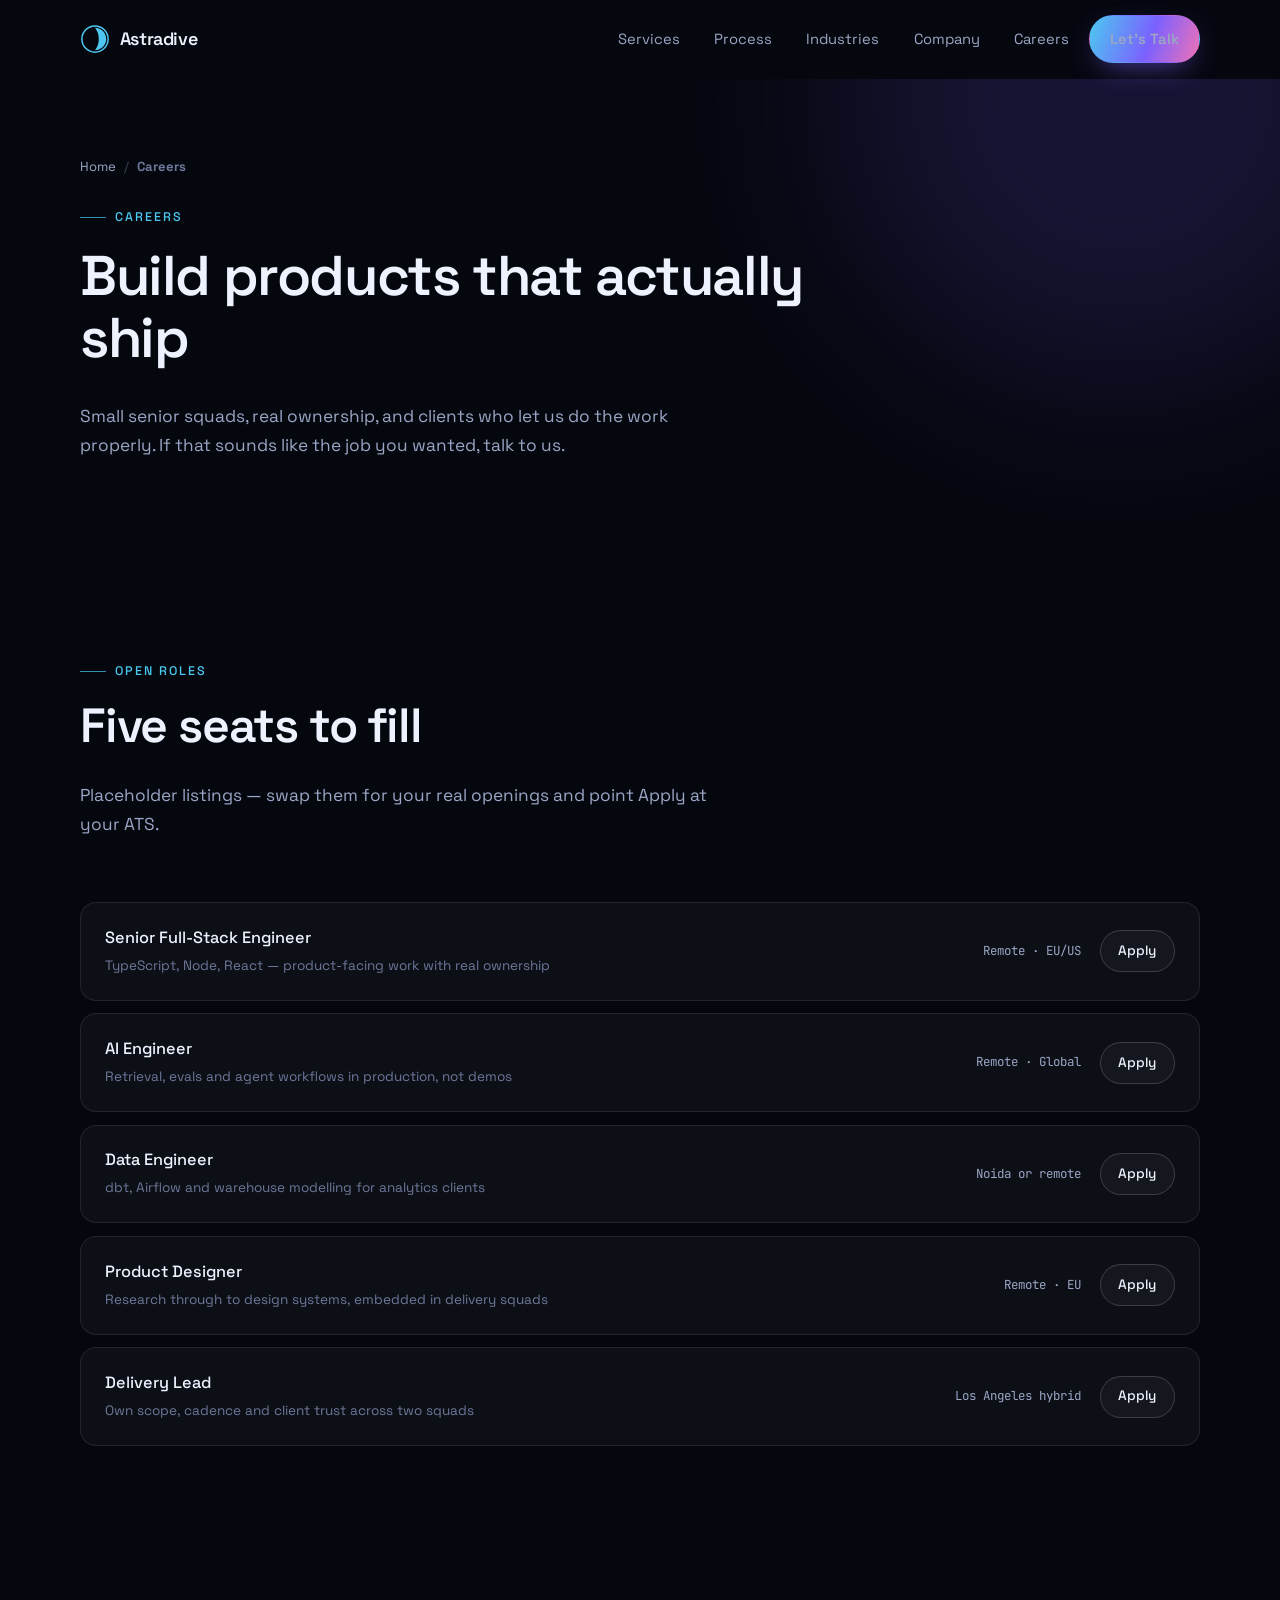
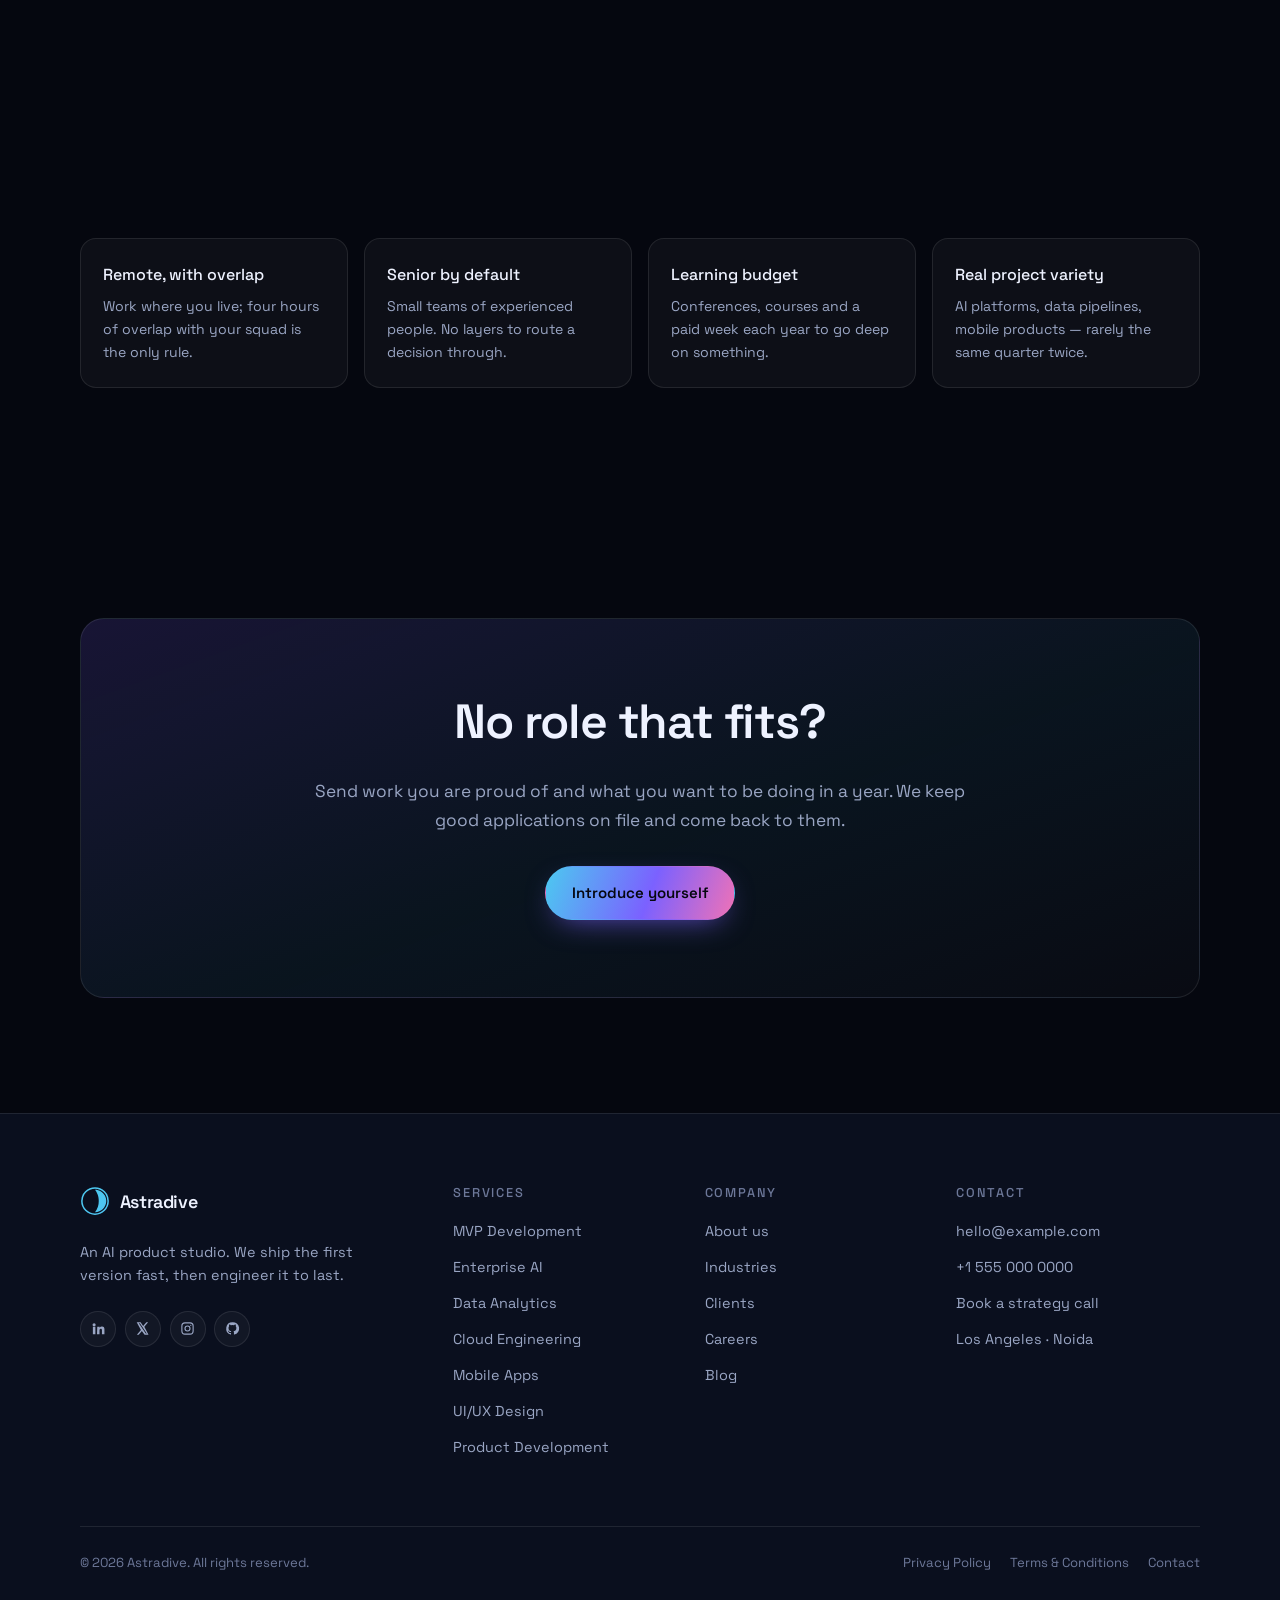
<file: careers.html>
<!DOCTYPE html>
<html lang="en">
<head>
<meta charset="utf-8" />
<meta name="viewport" content="width=device-width, initial-scale=1" />
<title>Careers | Astradive</title>
<meta name="description" content="Open roles at Astradive: full-stack, AI, data engineering, product design and delivery leadership." />
<meta name="theme-color" content="#05070f" />
<meta property="og:type" content="website" />
<meta property="og:site_name" content="Astradive" />
<meta property="og:title" content="Careers | Astradive" />
<meta property="og:description" content="Open roles at Astradive: full-stack, AI, data engineering, product design and delivery leadership." />
<link rel="icon" href="assets/favicon.svg" type="image/svg+xml" />
<link rel="preconnect" href="https://fonts.googleapis.com" />
<link rel="preconnect" href="https://fonts.gstatic.com" crossorigin />
<link href="https://fonts.googleapis.com/css2?family=Space+Grotesk:wght@400;500;600;700&family=JetBrains+Mono:wght@400;500&display=swap" rel="stylesheet" />
<link rel="stylesheet" href="assets/styles.css" />
<link rel="stylesheet" href="assets/pages.css" />
</head>
<body>
<a href="#main" class="sr-only">Skip to main content</a>

<header class="header" id="header">
  <div class="shell">
    <a class="brand" href="index.html" aria-label="Astradive home">
      <svg class="brand-mark" viewBox="0 0 32 32" fill="none" aria-hidden="true">
        <defs>
          <linearGradient id="bm" x1="0" y1="0" x2="32" y2="32">
            <stop offset="0" stop-color="#4cc9f0" /><stop offset=".55" stop-color="#7b61ff" /><stop offset="1" stop-color="#f072b6" />
          </linearGradient>
        </defs>
        <circle cx="16" cy="16" r="14" stroke="url(#bm)" stroke-width="1.6" />
        <path d="M16 4c6.6 0 12 5.4 12 12s-5.4 12-12 12C19 24 20 20.4 20 16S19 8 16 4Z" fill="url(#bm)" />
        <circle cx="16" cy="16" r="2.6" fill="#05070f" />
      </svg>
      <span>Astradive</span>
    </a>

    <button class="nav-toggle" id="navToggle" aria-expanded="false" aria-controls="nav" aria-label="Toggle navigation"><span></span></button>

    <nav class="nav" id="nav" aria-label="Main">
      <a href="index.html#services">Services</a>
      <a href="index.html#process">Process</a>
      <a href="industries.html">Industries</a>
      <a href="index.html#company">Company</a>
      <a href="careers.html">Careers</a>
      <a href="lets-connect.html" class="btn btn-primary">Let&rsquo;s Talk</a>
    </nav>
  </div>
</header>

<main id="main">
  <section class="page-hero">
    <div class="glow glow-a" aria-hidden="true"></div>
    <div class="shell">
      <nav class="crumbs" aria-label="Breadcrumb">
      <a href="index.html">Home</a>
      <span>/</span>
      <b>Careers</b>
      </nav>
      <span class="eyebrow">Careers</span>
      <h1>Build products that actually ship</h1>
      <p class="lead">Small senior squads, real ownership, and clients who let us do the work properly. If that sounds like the job you wanted, talk to us.</p>
      
    </div>
  </section>

  <section class="section">
    <div class="shell">
      <header class="section-head reveal"><span class="eyebrow">Open roles</span><h2>Five seats to fill</h2><p class="lead">Placeholder listings &mdash; swap them for your real openings and point Apply at your ATS.</p></header>
      <div class="roles"><div class="role reveal"><div><b>Senior Full-Stack Engineer</b><em>TypeScript, Node, React &mdash; product-facing work with real ownership</em></div><span class="meta">Remote &middot; EU/US</span><a class="btn btn-ghost" href="lets-connect.html">Apply</a></div><div class="role reveal"><div><b>AI Engineer</b><em>Retrieval, evals and agent workflows in production, not demos</em></div><span class="meta">Remote &middot; Global</span><a class="btn btn-ghost" href="lets-connect.html">Apply</a></div><div class="role reveal"><div><b>Data Engineer</b><em>dbt, Airflow and warehouse modelling for analytics clients</em></div><span class="meta">Noida or remote</span><a class="btn btn-ghost" href="lets-connect.html">Apply</a></div><div class="role reveal"><div><b>Product Designer</b><em>Research through to design systems, embedded in delivery squads</em></div><span class="meta">Remote &middot; EU</span><a class="btn btn-ghost" href="lets-connect.html">Apply</a></div><div class="role reveal"><div><b>Delivery Lead</b><em>Own scope, cadence and client trust across two squads</em></div><span class="meta">Los Angeles hybrid</span><a class="btn btn-ghost" href="lets-connect.html">Apply</a></div></div>
    </div>
  </section>

  <section class="section">
    <div class="shell">
      <header class="section-head reveal"><span class="eyebrow">Working here</span><h2>What we offer</h2></header>
      <div class="perks"><div class="reveal"><b>Remote, with overlap</b><p>Work where you live; four hours of overlap with your squad is the only rule.</p></div><div class="reveal"><b>Senior by default</b><p>Small teams of experienced people. No layers to route a decision through.</p></div><div class="reveal"><b>Learning budget</b><p>Conferences, courses and a paid week each year to go deep on something.</p></div><div class="reveal"><b>Real project variety</b><p>AI platforms, data pipelines, mobile products &mdash; rarely the same quarter twice.</p></div></div>
    </div>
  </section>

  <section class="section">
    <div class="shell">
      <div class="cta-inner reveal"><h2>No role that fits?</h2><p class="lead" style="text-align:center">Send work you are proud of and what you want to be doing in a year. We keep good applications on file and come back to them.</p><div class="hero-cta"><a href="lets-connect.html" class="btn btn-primary">Introduce yourself</a></div></div>
    </div>
  </section>
</main>

<footer class="footer">
  <div class="shell">
    <div class="foot-grid">
      <div class="foot-about">
        <a class="brand" href="index.html">
          <svg class="brand-mark" viewBox="0 0 32 32" fill="none" aria-hidden="true">
            <circle cx="16" cy="16" r="14" stroke="url(#bm)" stroke-width="1.6" />
            <path d="M16 4c6.6 0 12 5.4 12 12s-5.4 12-12 12C19 24 20 20.4 20 16S19 8 16 4Z" fill="url(#bm)" />
            <circle cx="16" cy="16" r="2.6" fill="#0a0f1e" />
          </svg>
          <span>Astradive</span>
        </a>
        <p>An AI product studio. We ship the first version fast, then engineer it to last.</p>
        <div class="socials">
          <a href="#" aria-label="LinkedIn"><svg viewBox="0 0 24 24" fill="currentColor" aria-hidden="true"><path d="M4.98 3.5a2.5 2.5 0 1 1 0 5 2.5 2.5 0 0 1 0-5zM3 9h4v12H3zM10 9h3.8v1.7h.05A4.2 4.2 0 0 1 17.6 8.7c3 0 3.9 1.9 3.9 5V21h-4v-6.1c0-1.5-.5-2.5-1.9-2.5-1 0-1.6.7-1.9 1.4-.1.2-.1.6-.1.9V21h-4z"/></svg></a>
          <a href="#" aria-label="X"><svg viewBox="0 0 24 24" fill="currentColor" aria-hidden="true"><path d="M18.2 2H21l-6.1 7L21.6 22h-6.3l-4.3-6.2L5.9 22H3l6.5-7.5L2.7 2H9l4 5.9zm-1 18h1.6L7.8 3.7H6.1z"/></svg></a>
          <a href="#" aria-label="Instagram"><svg viewBox="0 0 24 24" fill="none" stroke="currentColor" stroke-width="1.8" aria-hidden="true"><rect x="3" y="3" width="18" height="18" rx="5"/><circle cx="12" cy="12" r="4"/><circle cx="17.2" cy="6.8" r="1" fill="currentColor" stroke="none"/></svg></a>
          <a href="#" aria-label="GitHub"><svg viewBox="0 0 24 24" fill="currentColor" aria-hidden="true"><path d="M12 2a10 10 0 0 0-3.2 19.5c.5.1.7-.2.7-.5v-1.9c-2.8.6-3.4-1.3-3.4-1.3-.4-1.2-1.1-1.5-1.1-1.5-.9-.6.1-.6.1-.6 1 .1 1.5 1 1.5 1 .9 1.5 2.3 1.1 2.9.8.1-.6.4-1.1.7-1.4-2.2-.2-4.6-1.1-4.6-5 0-1.1.4-2 1-2.7-.1-.3-.4-1.3.1-2.7 0 0 .8-.3 2.7 1a9.4 9.4 0 0 1 5 0c1.9-1.3 2.7-1 2.7-1 .5 1.4.2 2.4.1 2.7.6.7 1 1.6 1 2.7 0 3.9-2.4 4.8-4.6 5 .4.4.7 1 .7 2.1v3c0 .3.2.6.7.5A10 10 0 0 0 12 2z"/></svg></a>
        </div>
      </div>

      <div>
        <h4>Services</h4>
        <ul>
          <li><a href="mvp-development.html">MVP Development</a></li>
          <li><a href="enterprise-ai-solutions.html">Enterprise AI</a></li>
          <li><a href="data-analytics.html">Data Analytics</a></li>
          <li><a href="cloud-engineering.html">Cloud Engineering</a></li>
          <li><a href="ios-android-app-development.html">Mobile Apps</a></li>
          <li><a href="ui-ux-designing.html">UI/UX Design</a></li>
          <li><a href="product-development.html">Product Development</a></li>
        </ul>
      </div>

      <div>
        <h4>Company</h4>
        <ul>
          <li><a href="index.html#company">About us</a></li>
          <li><a href="industries.html">Industries</a></li>
          <li><a href="index.html#work">Clients</a></li>
          <li><a href="careers.html">Careers</a></li>
          <li><a href="blogs.html">Blog</a></li>
        </ul>
      </div>

      <div>
        <h4>Contact</h4>
        <ul>
          <li><a href="mailto:hello@example.com">hello@example.com</a></li>
          <li><a href="tel:+15550000000">+1 555 000 0000</a></li>
          <li><a href="schedule-meeting.html">Book a strategy call</a></li>
          <li><a href="lets-connect.html">Los Angeles &middot; Noida</a></li>
        </ul>
      </div>
    </div>

    <div class="foot-bottom">
      <span>&copy; <span id="year">2026</span> Astradive. All rights reserved.</span>
      <nav aria-label="Legal">
        <a href="privacy-policy.html">Privacy Policy</a>
        <a href="terms-condition.html">Terms &amp; Conditions</a>
        <a href="lets-connect.html">Contact</a>
      </nav>
    </div>
  </div>
</footer>

<script src="assets/app.js" defer></script>
</body>
</html>
</file>
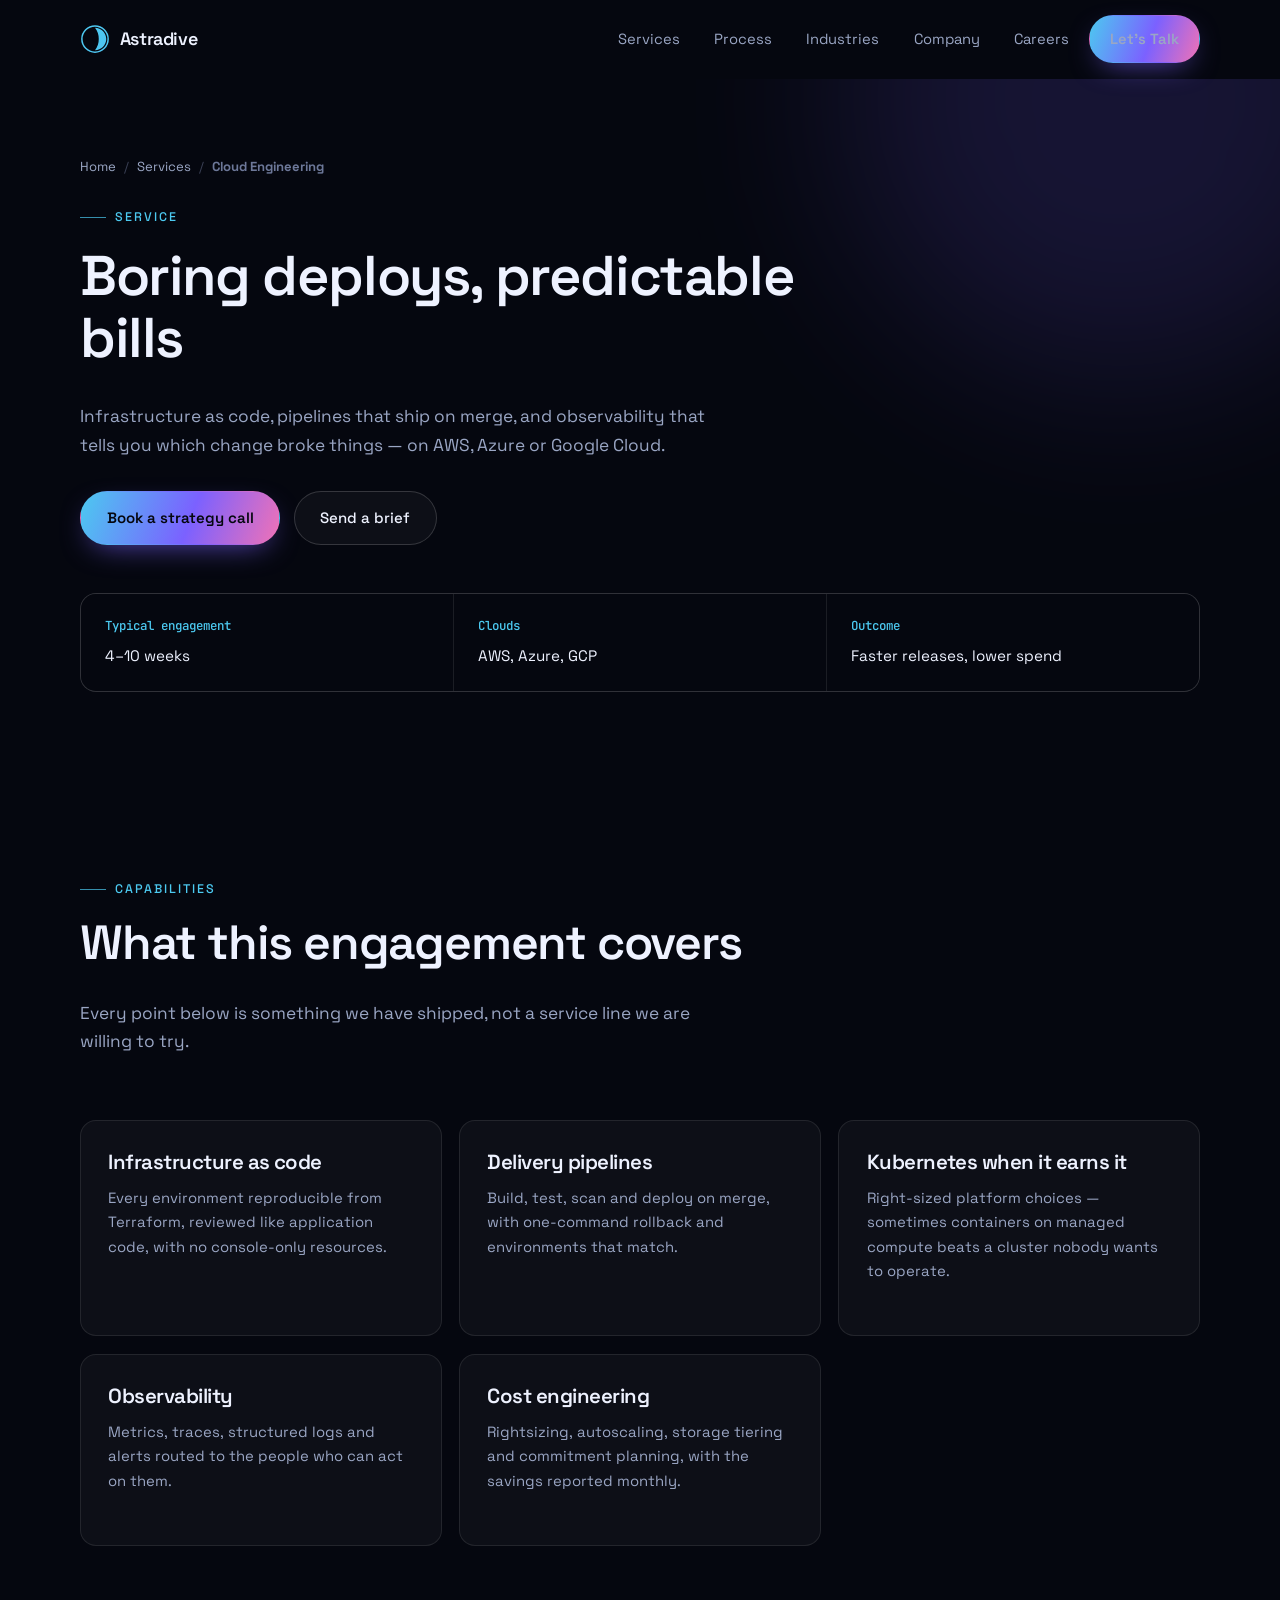
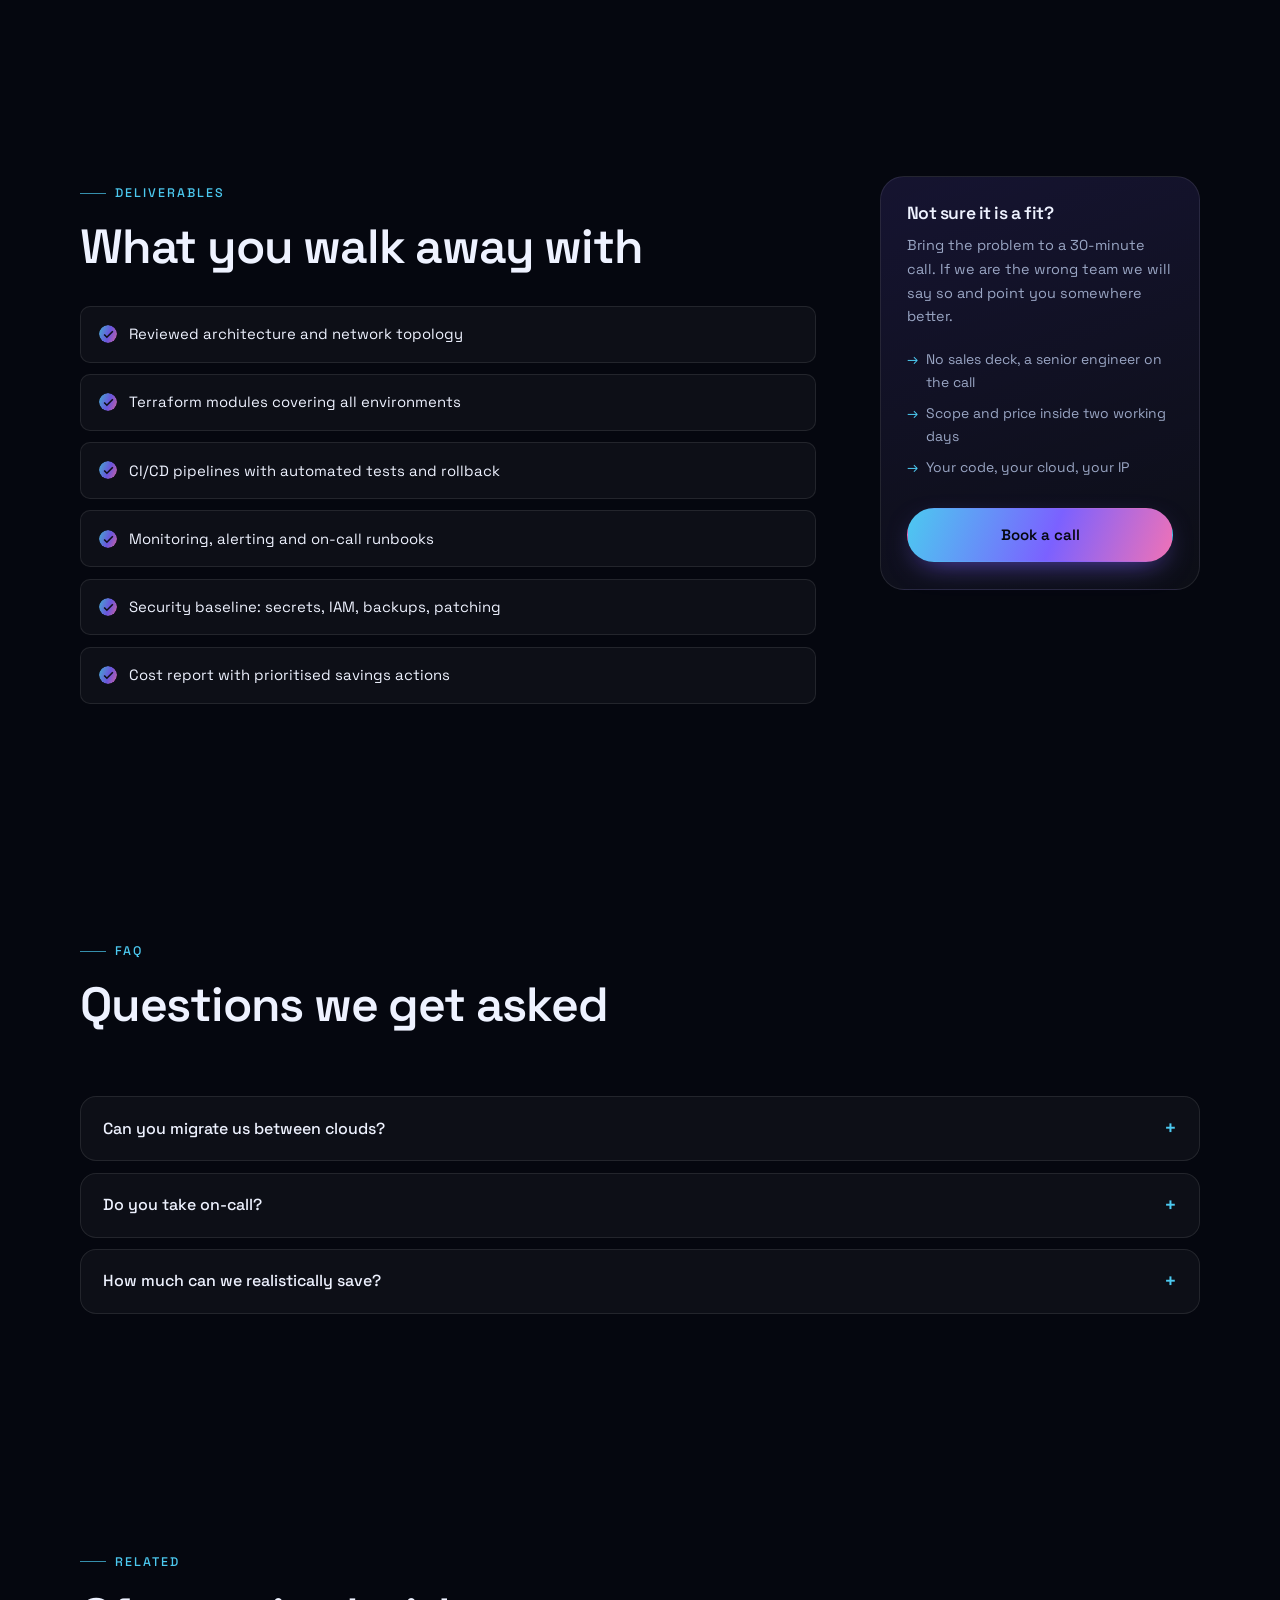
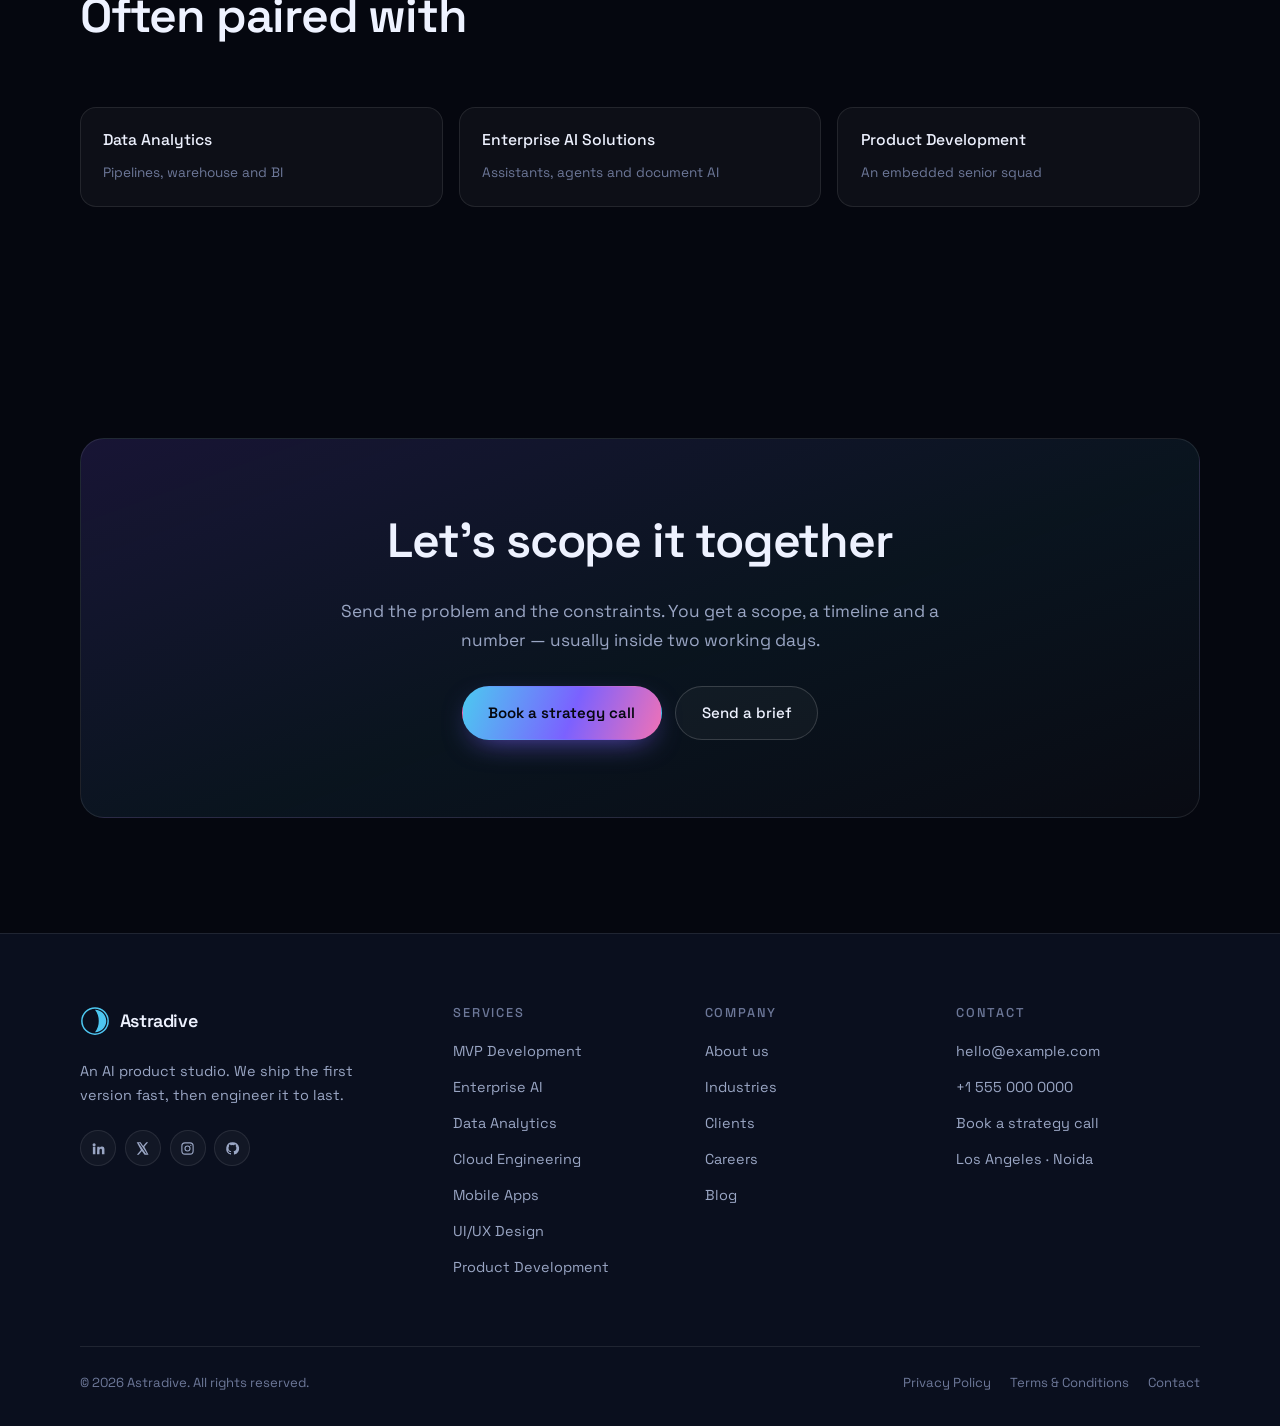
<file: cloud-engineering.html>
<!DOCTYPE html>
<html lang="en">
<head>
<meta charset="utf-8" />
<meta name="viewport" content="width=device-width, initial-scale=1" />
<title>Cloud Engineering | Astradive</title>
<meta name="description" content="Cloud engineering: Terraform infrastructure, CI/CD pipelines, Kubernetes, observability and cloud cost reduction." />
<meta name="theme-color" content="#05070f" />
<meta property="og:type" content="website" />
<meta property="og:site_name" content="Astradive" />
<meta property="og:title" content="Cloud Engineering | Astradive" />
<meta property="og:description" content="Cloud engineering: Terraform infrastructure, CI/CD pipelines, Kubernetes, observability and cloud cost reduction." />
<link rel="icon" href="assets/favicon.svg" type="image/svg+xml" />
<link rel="preconnect" href="https://fonts.googleapis.com" />
<link rel="preconnect" href="https://fonts.gstatic.com" crossorigin />
<link href="https://fonts.googleapis.com/css2?family=Space+Grotesk:wght@400;500;600;700&family=JetBrains+Mono:wght@400;500&display=swap" rel="stylesheet" />
<link rel="stylesheet" href="assets/styles.css" />
<link rel="stylesheet" href="assets/pages.css" />
</head>
<body>
<a href="#main" class="sr-only">Skip to main content</a>

<header class="header" id="header">
  <div class="shell">
    <a class="brand" href="index.html" aria-label="Astradive home">
      <svg class="brand-mark" viewBox="0 0 32 32" fill="none" aria-hidden="true">
        <defs>
          <linearGradient id="bm" x1="0" y1="0" x2="32" y2="32">
            <stop offset="0" stop-color="#4cc9f0" /><stop offset=".55" stop-color="#7b61ff" /><stop offset="1" stop-color="#f072b6" />
          </linearGradient>
        </defs>
        <circle cx="16" cy="16" r="14" stroke="url(#bm)" stroke-width="1.6" />
        <path d="M16 4c6.6 0 12 5.4 12 12s-5.4 12-12 12C19 24 20 20.4 20 16S19 8 16 4Z" fill="url(#bm)" />
        <circle cx="16" cy="16" r="2.6" fill="#05070f" />
      </svg>
      <span>Astradive</span>
    </a>

    <button class="nav-toggle" id="navToggle" aria-expanded="false" aria-controls="nav" aria-label="Toggle navigation"><span></span></button>

    <nav class="nav" id="nav" aria-label="Main">
      <a href="index.html#services">Services</a>
      <a href="index.html#process">Process</a>
      <a href="industries.html">Industries</a>
      <a href="index.html#company">Company</a>
      <a href="careers.html">Careers</a>
      <a href="lets-connect.html" class="btn btn-primary">Let&rsquo;s Talk</a>
    </nav>
  </div>
</header>

<main id="main">
  <section class="page-hero">
    <div class="glow glow-a" aria-hidden="true"></div>
    <div class="shell">
      <nav class="crumbs" aria-label="Breadcrumb">
      <a href="index.html">Home</a>
      <span>/</span>
      <a href="index.html#services">Services</a>
      <span>/</span>
      <b>Cloud Engineering</b>
      </nav>
      <span class="eyebrow">Service</span>
      <h1>Boring deploys, predictable bills</h1>
      <p class="lead">Infrastructure as code, pipelines that ship on merge, and observability that tells you which change broke things &mdash; on AWS, Azure or Google Cloud.</p>
      <div class="hero-cta">
        <a href="schedule-meeting.html" class="btn btn-primary">Book a strategy call</a>
        <a href="lets-connect.html" class="btn btn-ghost">Send a brief</a>
      </div>
      <div class="facts reveal">
        <div><b>Typical engagement</b><span>4&ndash;10 weeks</span></div>
        <div><b>Clouds</b><span>AWS, Azure, GCP</span></div>
        <div><b>Outcome</b><span>Faster releases, lower spend</span></div>
      </div>
    </div>
  </section>

  <section class="section">
    <div class="shell">
      <header class="section-head reveal"><span class="eyebrow">Capabilities</span><h2>What this engagement covers</h2><p class="lead">Every point below is something we have shipped, not a service line we are willing to try.</p></header>
      <div class="svc-grid">
        <article class="card reveal"><h3>Infrastructure as code</h3><p>Every environment reproducible from Terraform, reviewed like application code, with no console-only resources.</p></article>
<article class="card reveal"><h3>Delivery pipelines</h3><p>Build, test, scan and deploy on merge, with one-command rollback and environments that match.</p></article>
<article class="card reveal"><h3>Kubernetes when it earns it</h3><p>Right-sized platform choices &mdash; sometimes containers on managed compute beats a cluster nobody wants to operate.</p></article>
<article class="card reveal"><h3>Observability</h3><p>Metrics, traces, structured logs and alerts routed to the people who can act on them.</p></article>
<article class="card reveal"><h3>Cost engineering</h3><p>Rightsizing, autoscaling, storage tiering and commitment planning, with the savings reported monthly.</p></article>
      </div>
    </div>
  </section>

  <section class="section">
    <div class="shell two-col">
      <div><header class="section-head reveal" style="margin-bottom:2rem"><span class="eyebrow">Deliverables</span><h2>What you walk away with</h2></header><ul class="checklist reveal">
        <li>Reviewed architecture and network topology</li>
        <li>Terraform modules covering all environments</li>
        <li>CI/CD pipelines with automated tests and rollback</li>
        <li>Monitoring, alerting and on-call runbooks</li>
        <li>Security baseline: secrets, IAM, backups, patching</li>
        <li>Cost report with prioritised savings actions</li>
      </ul></div>
      <aside class="aside-card reveal">
        <h3>Not sure it is a fit?</h3>
        <p>Bring the problem to a 30-minute call. If we are the wrong team we will say so and point you somewhere better.</p>
        <ul><li>No sales deck, a senior engineer on the call</li><li>Scope and price inside two working days</li><li>Your code, your cloud, your IP</li></ul>
        <a href="schedule-meeting.html" class="btn btn-primary">Book a call</a>
      </aside>
    </div>
  </section>

  <section class="section">
    <div class="shell">
      <header class="section-head reveal"><span class="eyebrow">FAQ</span><h2>Questions we get asked</h2></header>
      <div class="faq reveal">
        <details><summary>Can you migrate us between clouds?</summary><p>Yes, incrementally and with a rollback path at every stage. Big-bang migrations are where the outages live.</p></details>
        <details><summary>Do you take on-call?</summary><p>We can cover a transition period and train your team into it, but the goal is always that you own the platform.</p></details>
        <details><summary>How much can we realistically save?</summary><p>Teams that have never tuned spend commonly see 25&ndash;45%. We measure first and only then promise a number.</p></details>
      </div>
    </div>
  </section>

  <section class="section">
    <div class="shell">
      <header class="section-head reveal"><span class="eyebrow">Related</span><h2>Often paired with</h2></header>
      <div class="related reveal">
        <a href="data-analytics.html"><b>Data Analytics</b><span>Pipelines, warehouse and BI</span></a>
<a href="enterprise-ai-solutions.html"><b>Enterprise AI Solutions</b><span>Assistants, agents and document AI</span></a>
<a href="product-development.html"><b>Product Development</b><span>An embedded senior squad</span></a>
      </div>
    </div>
  </section>

  <section class="section">
    <div class="shell">
      <div class="cta-inner reveal">
        <h2>Let&rsquo;s scope it together</h2>
        <p class="lead" style="text-align:center">Send the problem and the constraints. You get a scope, a timeline and a number &mdash; usually inside two working days.</p>
        <div class="hero-cta">
          <a href="schedule-meeting.html" class="btn btn-primary">Book a strategy call</a>
          <a href="lets-connect.html" class="btn btn-ghost">Send a brief</a>
        </div>
      </div>
    </div>
  </section>
</main>

<footer class="footer">
  <div class="shell">
    <div class="foot-grid">
      <div class="foot-about">
        <a class="brand" href="index.html">
          <svg class="brand-mark" viewBox="0 0 32 32" fill="none" aria-hidden="true">
            <circle cx="16" cy="16" r="14" stroke="url(#bm)" stroke-width="1.6" />
            <path d="M16 4c6.6 0 12 5.4 12 12s-5.4 12-12 12C19 24 20 20.4 20 16S19 8 16 4Z" fill="url(#bm)" />
            <circle cx="16" cy="16" r="2.6" fill="#0a0f1e" />
          </svg>
          <span>Astradive</span>
        </a>
        <p>An AI product studio. We ship the first version fast, then engineer it to last.</p>
        <div class="socials">
          <a href="#" aria-label="LinkedIn"><svg viewBox="0 0 24 24" fill="currentColor" aria-hidden="true"><path d="M4.98 3.5a2.5 2.5 0 1 1 0 5 2.5 2.5 0 0 1 0-5zM3 9h4v12H3zM10 9h3.8v1.7h.05A4.2 4.2 0 0 1 17.6 8.7c3 0 3.9 1.9 3.9 5V21h-4v-6.1c0-1.5-.5-2.5-1.9-2.5-1 0-1.6.7-1.9 1.4-.1.2-.1.6-.1.9V21h-4z"/></svg></a>
          <a href="#" aria-label="X"><svg viewBox="0 0 24 24" fill="currentColor" aria-hidden="true"><path d="M18.2 2H21l-6.1 7L21.6 22h-6.3l-4.3-6.2L5.9 22H3l6.5-7.5L2.7 2H9l4 5.9zm-1 18h1.6L7.8 3.7H6.1z"/></svg></a>
          <a href="#" aria-label="Instagram"><svg viewBox="0 0 24 24" fill="none" stroke="currentColor" stroke-width="1.8" aria-hidden="true"><rect x="3" y="3" width="18" height="18" rx="5"/><circle cx="12" cy="12" r="4"/><circle cx="17.2" cy="6.8" r="1" fill="currentColor" stroke="none"/></svg></a>
          <a href="#" aria-label="GitHub"><svg viewBox="0 0 24 24" fill="currentColor" aria-hidden="true"><path d="M12 2a10 10 0 0 0-3.2 19.5c.5.1.7-.2.7-.5v-1.9c-2.8.6-3.4-1.3-3.4-1.3-.4-1.2-1.1-1.5-1.1-1.5-.9-.6.1-.6.1-.6 1 .1 1.5 1 1.5 1 .9 1.5 2.3 1.1 2.9.8.1-.6.4-1.1.7-1.4-2.2-.2-4.6-1.1-4.6-5 0-1.1.4-2 1-2.7-.1-.3-.4-1.3.1-2.7 0 0 .8-.3 2.7 1a9.4 9.4 0 0 1 5 0c1.9-1.3 2.7-1 2.7-1 .5 1.4.2 2.4.1 2.7.6.7 1 1.6 1 2.7 0 3.9-2.4 4.8-4.6 5 .4.4.7 1 .7 2.1v3c0 .3.2.6.7.5A10 10 0 0 0 12 2z"/></svg></a>
        </div>
      </div>

      <div>
        <h4>Services</h4>
        <ul>
          <li><a href="mvp-development.html">MVP Development</a></li>
          <li><a href="enterprise-ai-solutions.html">Enterprise AI</a></li>
          <li><a href="data-analytics.html">Data Analytics</a></li>
          <li><a href="cloud-engineering.html">Cloud Engineering</a></li>
          <li><a href="ios-android-app-development.html">Mobile Apps</a></li>
          <li><a href="ui-ux-designing.html">UI/UX Design</a></li>
          <li><a href="product-development.html">Product Development</a></li>
        </ul>
      </div>

      <div>
        <h4>Company</h4>
        <ul>
          <li><a href="index.html#company">About us</a></li>
          <li><a href="industries.html">Industries</a></li>
          <li><a href="index.html#work">Clients</a></li>
          <li><a href="careers.html">Careers</a></li>
          <li><a href="blogs.html">Blog</a></li>
        </ul>
      </div>

      <div>
        <h4>Contact</h4>
        <ul>
          <li><a href="mailto:hello@example.com">hello@example.com</a></li>
          <li><a href="tel:+15550000000">+1 555 000 0000</a></li>
          <li><a href="schedule-meeting.html">Book a strategy call</a></li>
          <li><a href="lets-connect.html">Los Angeles &middot; Noida</a></li>
        </ul>
      </div>
    </div>

    <div class="foot-bottom">
      <span>&copy; <span id="year">2026</span> Astradive. All rights reserved.</span>
      <nav aria-label="Legal">
        <a href="privacy-policy.html">Privacy Policy</a>
        <a href="terms-condition.html">Terms &amp; Conditions</a>
        <a href="lets-connect.html">Contact</a>
      </nav>
    </div>
  </div>
</footer>

<script src="assets/app.js" defer></script>
</body>
</html>
</file>
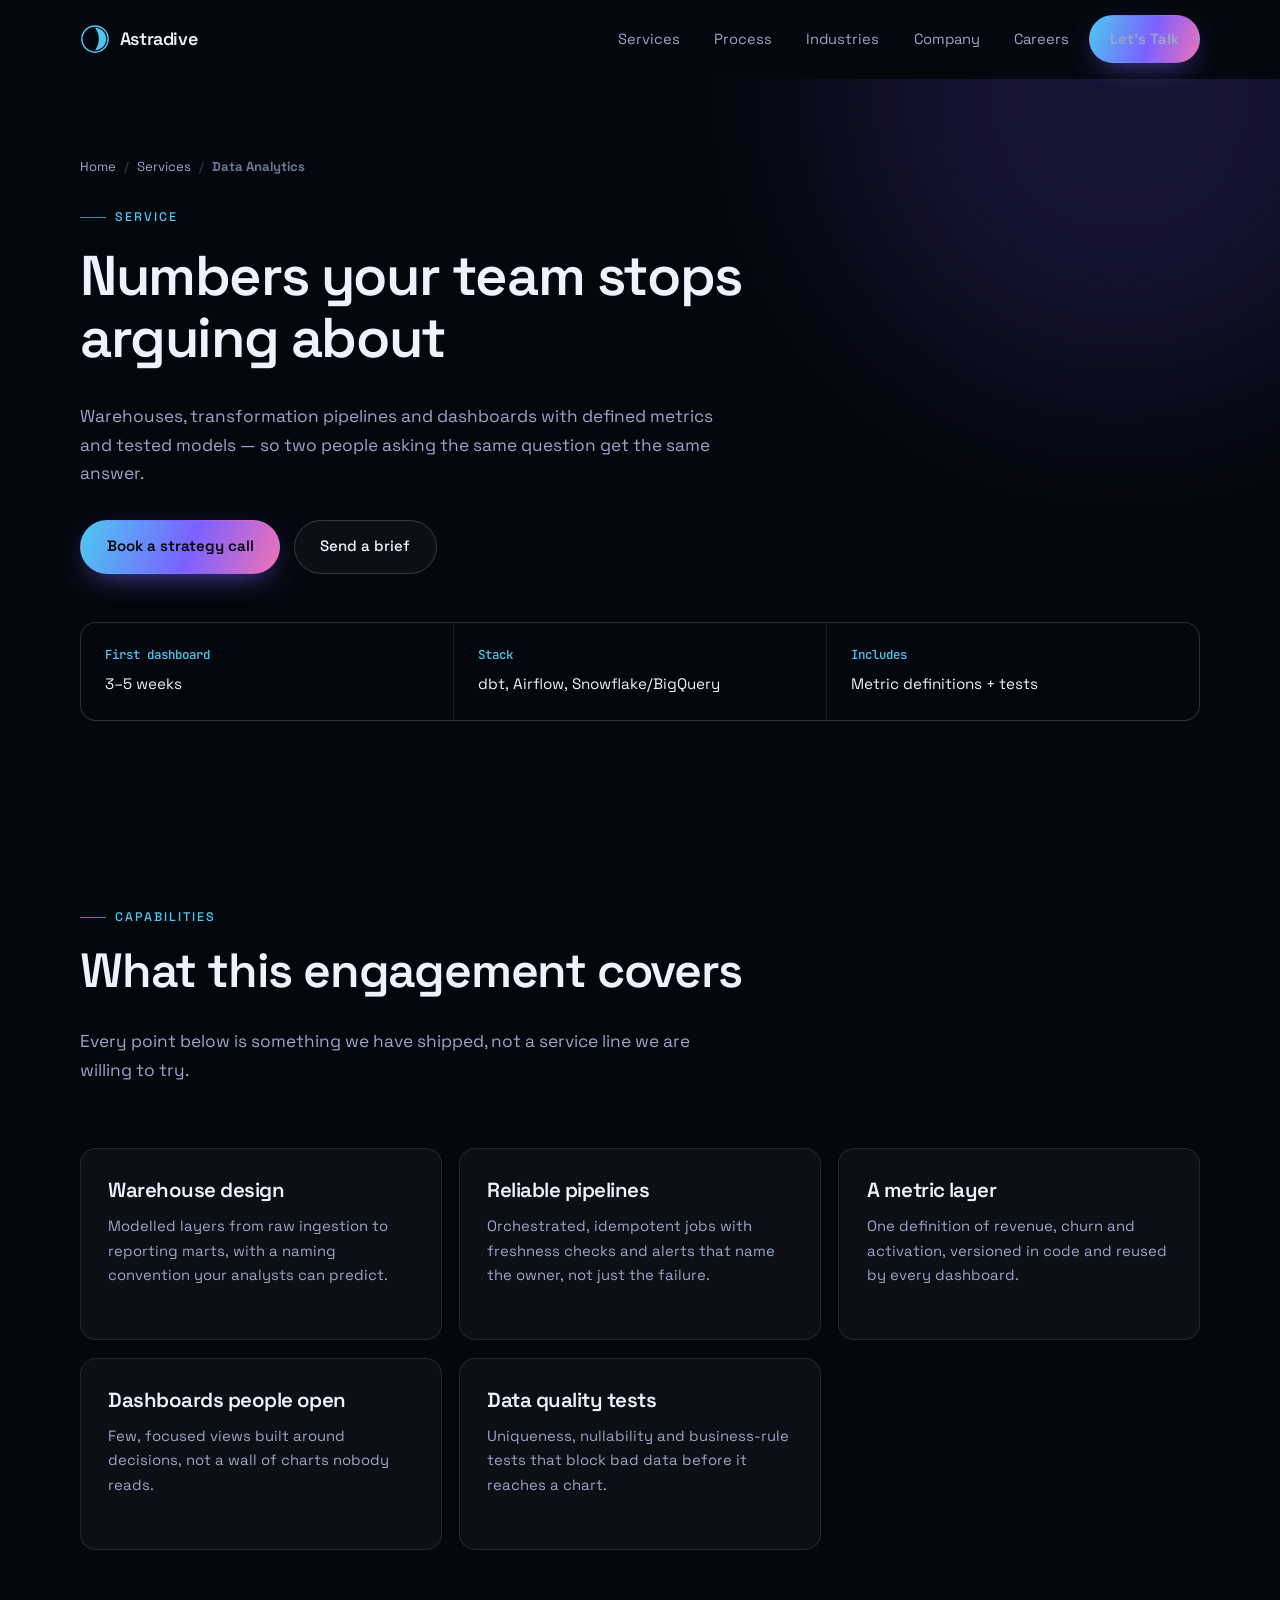
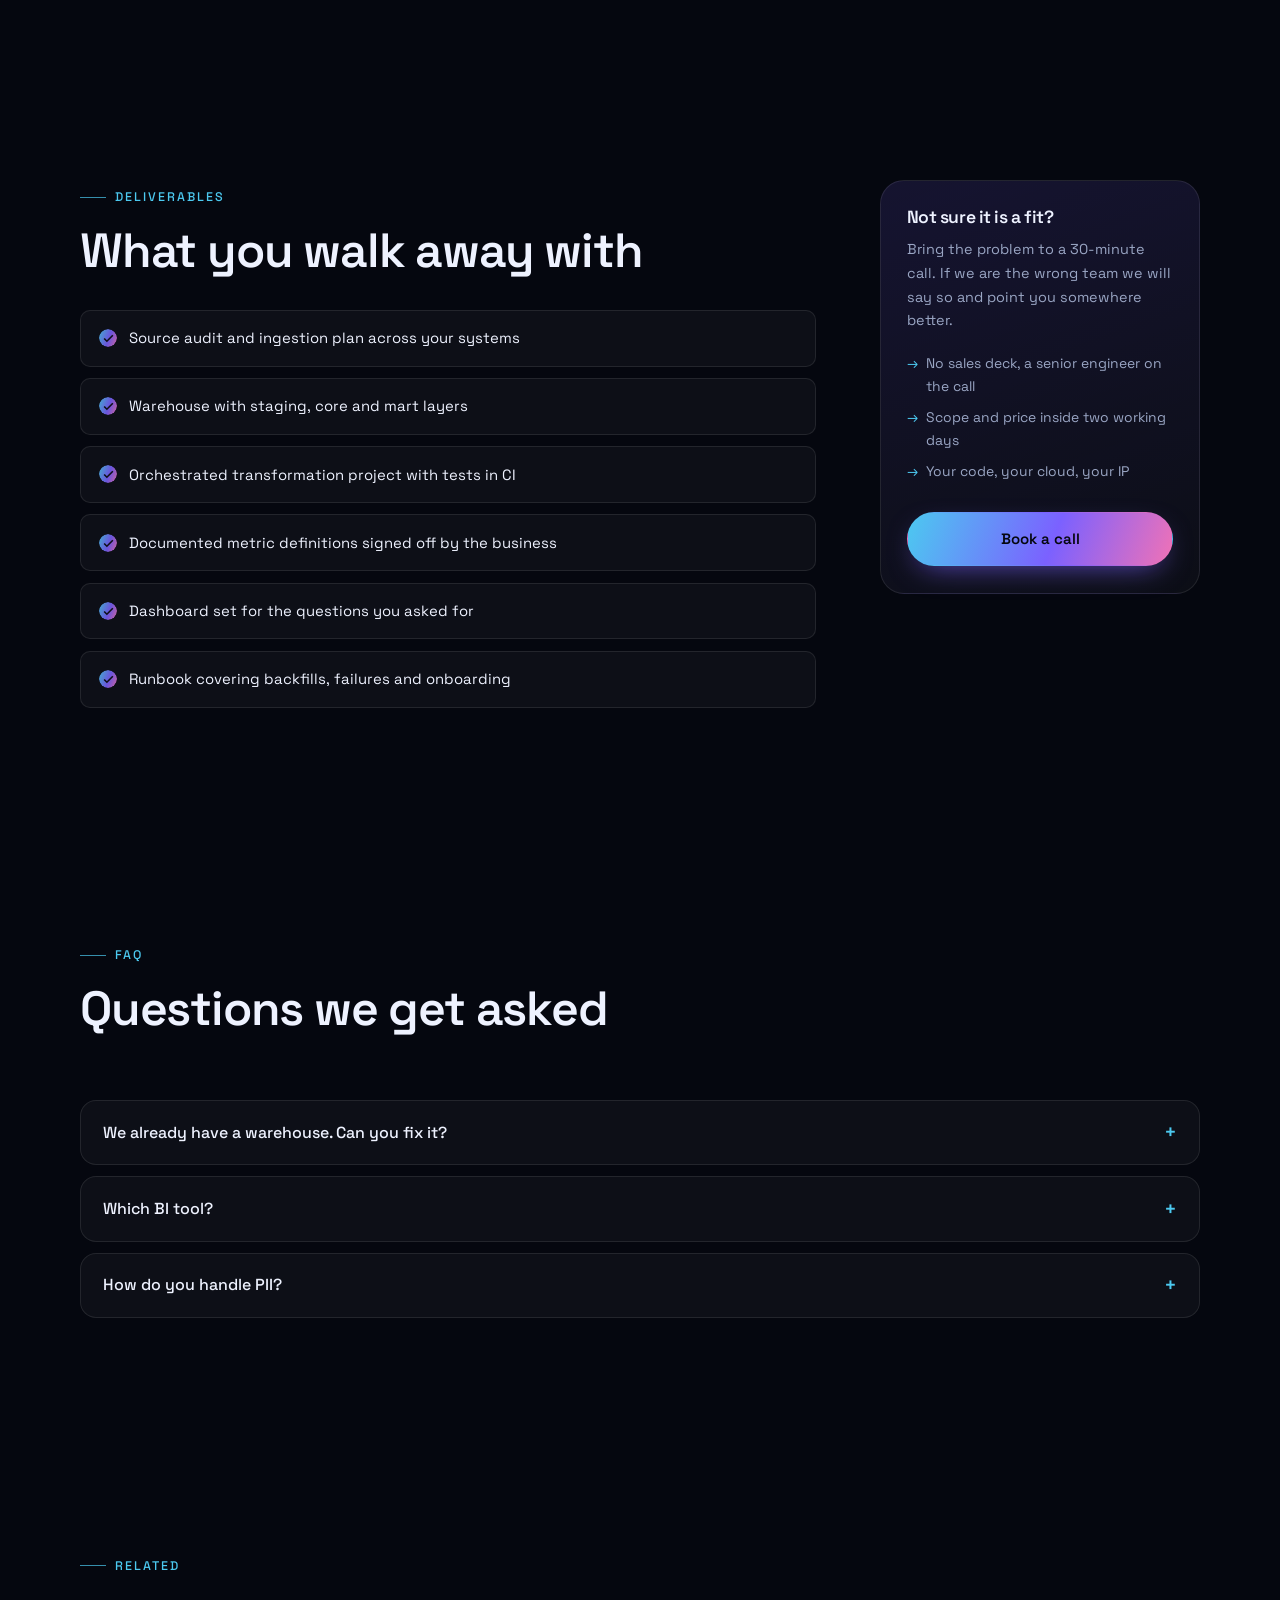
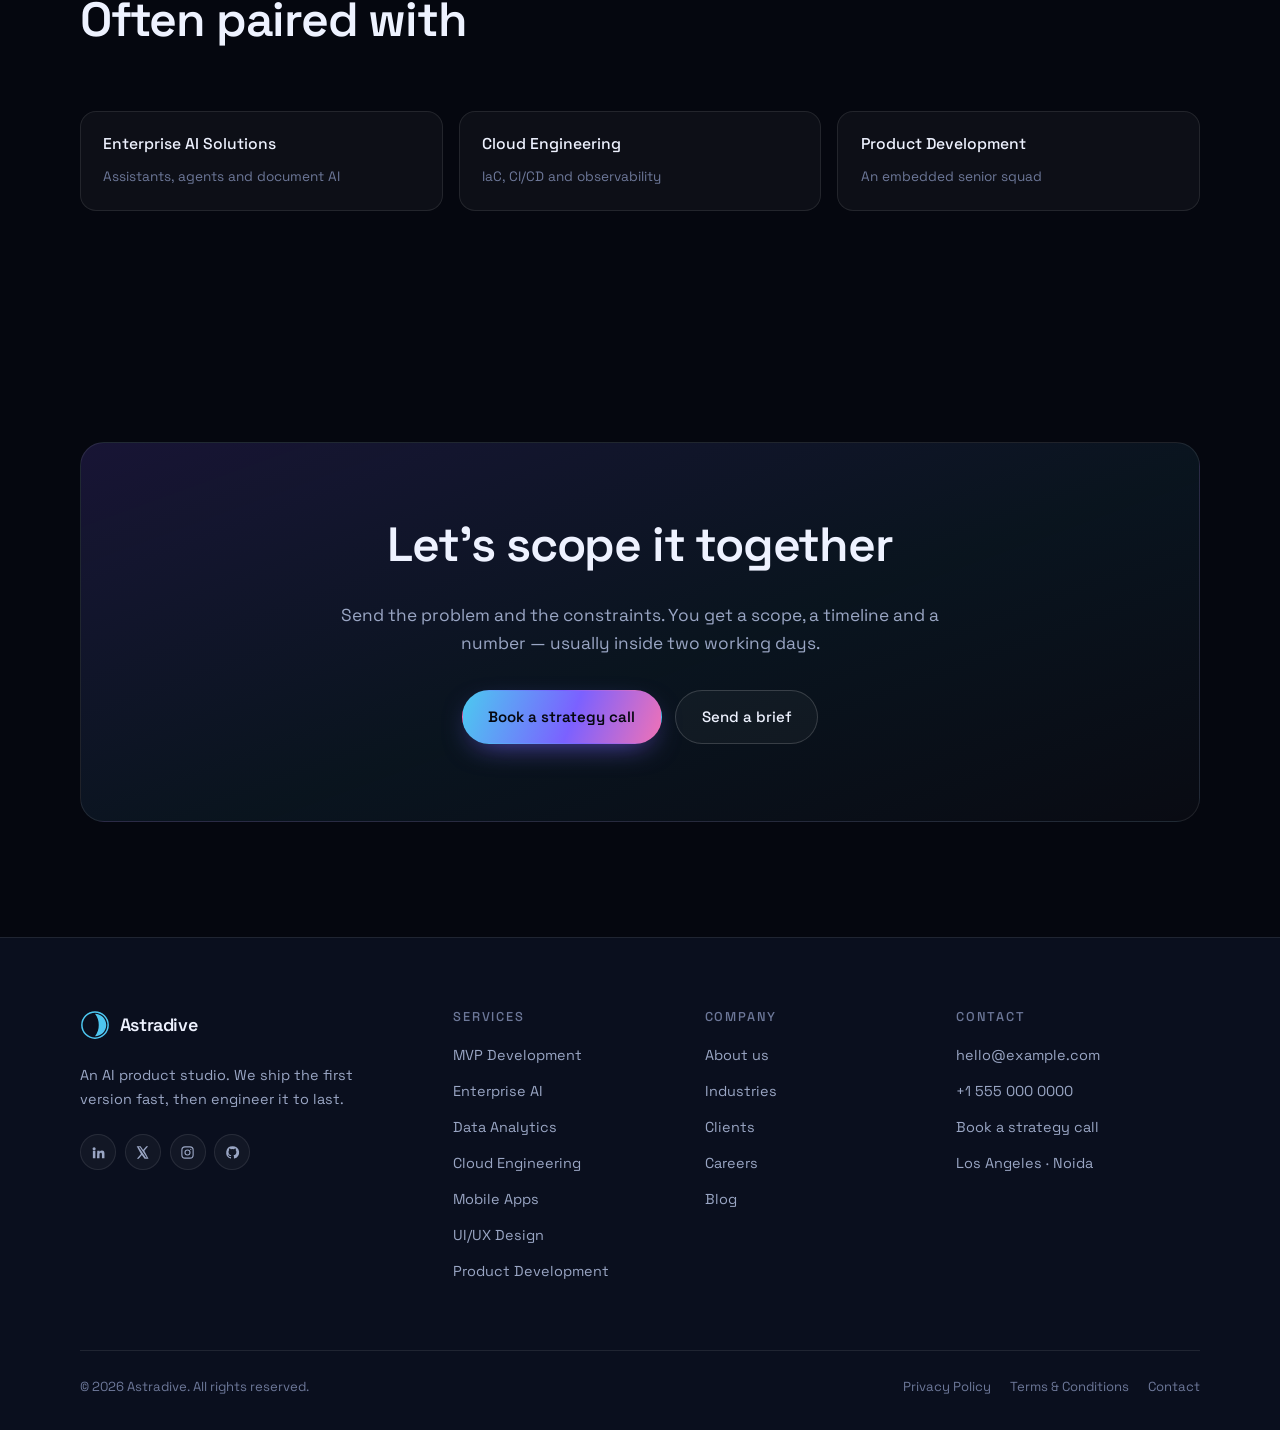
<file: data-analytics.html>
<!DOCTYPE html>
<html lang="en">
<head>
<meta charset="utf-8" />
<meta name="viewport" content="width=device-width, initial-scale=1" />
<title>Data Analytics | Astradive</title>
<meta name="description" content="Data analytics engineering: warehouse design, dbt transformation, tested metric layers and dashboards teams trust." />
<meta name="theme-color" content="#05070f" />
<meta property="og:type" content="website" />
<meta property="og:site_name" content="Astradive" />
<meta property="og:title" content="Data Analytics | Astradive" />
<meta property="og:description" content="Data analytics engineering: warehouse design, dbt transformation, tested metric layers and dashboards teams trust." />
<link rel="icon" href="assets/favicon.svg" type="image/svg+xml" />
<link rel="preconnect" href="https://fonts.googleapis.com" />
<link rel="preconnect" href="https://fonts.gstatic.com" crossorigin />
<link href="https://fonts.googleapis.com/css2?family=Space+Grotesk:wght@400;500;600;700&family=JetBrains+Mono:wght@400;500&display=swap" rel="stylesheet" />
<link rel="stylesheet" href="assets/styles.css" />
<link rel="stylesheet" href="assets/pages.css" />
</head>
<body>
<a href="#main" class="sr-only">Skip to main content</a>

<header class="header" id="header">
  <div class="shell">
    <a class="brand" href="index.html" aria-label="Astradive home">
      <svg class="brand-mark" viewBox="0 0 32 32" fill="none" aria-hidden="true">
        <defs>
          <linearGradient id="bm" x1="0" y1="0" x2="32" y2="32">
            <stop offset="0" stop-color="#4cc9f0" /><stop offset=".55" stop-color="#7b61ff" /><stop offset="1" stop-color="#f072b6" />
          </linearGradient>
        </defs>
        <circle cx="16" cy="16" r="14" stroke="url(#bm)" stroke-width="1.6" />
        <path d="M16 4c6.6 0 12 5.4 12 12s-5.4 12-12 12C19 24 20 20.4 20 16S19 8 16 4Z" fill="url(#bm)" />
        <circle cx="16" cy="16" r="2.6" fill="#05070f" />
      </svg>
      <span>Astradive</span>
    </a>

    <button class="nav-toggle" id="navToggle" aria-expanded="false" aria-controls="nav" aria-label="Toggle navigation"><span></span></button>

    <nav class="nav" id="nav" aria-label="Main">
      <a href="index.html#services">Services</a>
      <a href="index.html#process">Process</a>
      <a href="industries.html">Industries</a>
      <a href="index.html#company">Company</a>
      <a href="careers.html">Careers</a>
      <a href="lets-connect.html" class="btn btn-primary">Let&rsquo;s Talk</a>
    </nav>
  </div>
</header>

<main id="main">
  <section class="page-hero">
    <div class="glow glow-a" aria-hidden="true"></div>
    <div class="shell">
      <nav class="crumbs" aria-label="Breadcrumb">
      <a href="index.html">Home</a>
      <span>/</span>
      <a href="index.html#services">Services</a>
      <span>/</span>
      <b>Data Analytics</b>
      </nav>
      <span class="eyebrow">Service</span>
      <h1>Numbers your team stops arguing about</h1>
      <p class="lead">Warehouses, transformation pipelines and dashboards with defined metrics and tested models &mdash; so two people asking the same question get the same answer.</p>
      <div class="hero-cta">
        <a href="schedule-meeting.html" class="btn btn-primary">Book a strategy call</a>
        <a href="lets-connect.html" class="btn btn-ghost">Send a brief</a>
      </div>
      <div class="facts reveal">
        <div><b>First dashboard</b><span>3&ndash;5 weeks</span></div>
        <div><b>Stack</b><span>dbt, Airflow, Snowflake/BigQuery</span></div>
        <div><b>Includes</b><span>Metric definitions + tests</span></div>
      </div>
    </div>
  </section>

  <section class="section">
    <div class="shell">
      <header class="section-head reveal"><span class="eyebrow">Capabilities</span><h2>What this engagement covers</h2><p class="lead">Every point below is something we have shipped, not a service line we are willing to try.</p></header>
      <div class="svc-grid">
        <article class="card reveal"><h3>Warehouse design</h3><p>Modelled layers from raw ingestion to reporting marts, with a naming convention your analysts can predict.</p></article>
<article class="card reveal"><h3>Reliable pipelines</h3><p>Orchestrated, idempotent jobs with freshness checks and alerts that name the owner, not just the failure.</p></article>
<article class="card reveal"><h3>A metric layer</h3><p>One definition of revenue, churn and activation, versioned in code and reused by every dashboard.</p></article>
<article class="card reveal"><h3>Dashboards people open</h3><p>Few, focused views built around decisions, not a wall of charts nobody reads.</p></article>
<article class="card reveal"><h3>Data quality tests</h3><p>Uniqueness, nullability and business-rule tests that block bad data before it reaches a chart.</p></article>
      </div>
    </div>
  </section>

  <section class="section">
    <div class="shell two-col">
      <div><header class="section-head reveal" style="margin-bottom:2rem"><span class="eyebrow">Deliverables</span><h2>What you walk away with</h2></header><ul class="checklist reveal">
        <li>Source audit and ingestion plan across your systems</li>
        <li>Warehouse with staging, core and mart layers</li>
        <li>Orchestrated transformation project with tests in CI</li>
        <li>Documented metric definitions signed off by the business</li>
        <li>Dashboard set for the questions you asked for</li>
        <li>Runbook covering backfills, failures and onboarding</li>
      </ul></div>
      <aside class="aside-card reveal">
        <h3>Not sure it is a fit?</h3>
        <p>Bring the problem to a 30-minute call. If we are the wrong team we will say so and point you somewhere better.</p>
        <ul><li>No sales deck, a senior engineer on the call</li><li>Scope and price inside two working days</li><li>Your code, your cloud, your IP</li></ul>
        <a href="schedule-meeting.html" class="btn btn-primary">Book a call</a>
      </aside>
    </div>
  </section>

  <section class="section">
    <div class="shell">
      <header class="section-head reveal"><span class="eyebrow">FAQ</span><h2>Questions we get asked</h2></header>
      <div class="faq reveal">
        <details><summary>We already have a warehouse. Can you fix it?</summary><p>Common starting point. We audit what exists, keep what works, and migrate incrementally rather than proposing a rebuild.</p></details>
        <details><summary>Which BI tool?</summary><p>Whatever your team already uses. We care that the metric layer is upstream of the tool so switching stays cheap.</p></details>
        <details><summary>How do you handle PII?</summary><p>Classified at ingestion, masked in non-production, access granted by role and reviewed with your compliance owner.</p></details>
      </div>
    </div>
  </section>

  <section class="section">
    <div class="shell">
      <header class="section-head reveal"><span class="eyebrow">Related</span><h2>Often paired with</h2></header>
      <div class="related reveal">
        <a href="enterprise-ai-solutions.html"><b>Enterprise AI Solutions</b><span>Assistants, agents and document AI</span></a>
<a href="cloud-engineering.html"><b>Cloud Engineering</b><span>IaC, CI/CD and observability</span></a>
<a href="product-development.html"><b>Product Development</b><span>An embedded senior squad</span></a>
      </div>
    </div>
  </section>

  <section class="section">
    <div class="shell">
      <div class="cta-inner reveal">
        <h2>Let&rsquo;s scope it together</h2>
        <p class="lead" style="text-align:center">Send the problem and the constraints. You get a scope, a timeline and a number &mdash; usually inside two working days.</p>
        <div class="hero-cta">
          <a href="schedule-meeting.html" class="btn btn-primary">Book a strategy call</a>
          <a href="lets-connect.html" class="btn btn-ghost">Send a brief</a>
        </div>
      </div>
    </div>
  </section>
</main>

<footer class="footer">
  <div class="shell">
    <div class="foot-grid">
      <div class="foot-about">
        <a class="brand" href="index.html">
          <svg class="brand-mark" viewBox="0 0 32 32" fill="none" aria-hidden="true">
            <circle cx="16" cy="16" r="14" stroke="url(#bm)" stroke-width="1.6" />
            <path d="M16 4c6.6 0 12 5.4 12 12s-5.4 12-12 12C19 24 20 20.4 20 16S19 8 16 4Z" fill="url(#bm)" />
            <circle cx="16" cy="16" r="2.6" fill="#0a0f1e" />
          </svg>
          <span>Astradive</span>
        </a>
        <p>An AI product studio. We ship the first version fast, then engineer it to last.</p>
        <div class="socials">
          <a href="#" aria-label="LinkedIn"><svg viewBox="0 0 24 24" fill="currentColor" aria-hidden="true"><path d="M4.98 3.5a2.5 2.5 0 1 1 0 5 2.5 2.5 0 0 1 0-5zM3 9h4v12H3zM10 9h3.8v1.7h.05A4.2 4.2 0 0 1 17.6 8.7c3 0 3.9 1.9 3.9 5V21h-4v-6.1c0-1.5-.5-2.5-1.9-2.5-1 0-1.6.7-1.9 1.4-.1.2-.1.6-.1.9V21h-4z"/></svg></a>
          <a href="#" aria-label="X"><svg viewBox="0 0 24 24" fill="currentColor" aria-hidden="true"><path d="M18.2 2H21l-6.1 7L21.6 22h-6.3l-4.3-6.2L5.9 22H3l6.5-7.5L2.7 2H9l4 5.9zm-1 18h1.6L7.8 3.7H6.1z"/></svg></a>
          <a href="#" aria-label="Instagram"><svg viewBox="0 0 24 24" fill="none" stroke="currentColor" stroke-width="1.8" aria-hidden="true"><rect x="3" y="3" width="18" height="18" rx="5"/><circle cx="12" cy="12" r="4"/><circle cx="17.2" cy="6.8" r="1" fill="currentColor" stroke="none"/></svg></a>
          <a href="#" aria-label="GitHub"><svg viewBox="0 0 24 24" fill="currentColor" aria-hidden="true"><path d="M12 2a10 10 0 0 0-3.2 19.5c.5.1.7-.2.7-.5v-1.9c-2.8.6-3.4-1.3-3.4-1.3-.4-1.2-1.1-1.5-1.1-1.5-.9-.6.1-.6.1-.6 1 .1 1.5 1 1.5 1 .9 1.5 2.3 1.1 2.9.8.1-.6.4-1.1.7-1.4-2.2-.2-4.6-1.1-4.6-5 0-1.1.4-2 1-2.7-.1-.3-.4-1.3.1-2.7 0 0 .8-.3 2.7 1a9.4 9.4 0 0 1 5 0c1.9-1.3 2.7-1 2.7-1 .5 1.4.2 2.4.1 2.7.6.7 1 1.6 1 2.7 0 3.9-2.4 4.8-4.6 5 .4.4.7 1 .7 2.1v3c0 .3.2.6.7.5A10 10 0 0 0 12 2z"/></svg></a>
        </div>
      </div>

      <div>
        <h4>Services</h4>
        <ul>
          <li><a href="mvp-development.html">MVP Development</a></li>
          <li><a href="enterprise-ai-solutions.html">Enterprise AI</a></li>
          <li><a href="data-analytics.html">Data Analytics</a></li>
          <li><a href="cloud-engineering.html">Cloud Engineering</a></li>
          <li><a href="ios-android-app-development.html">Mobile Apps</a></li>
          <li><a href="ui-ux-designing.html">UI/UX Design</a></li>
          <li><a href="product-development.html">Product Development</a></li>
        </ul>
      </div>

      <div>
        <h4>Company</h4>
        <ul>
          <li><a href="index.html#company">About us</a></li>
          <li><a href="industries.html">Industries</a></li>
          <li><a href="index.html#work">Clients</a></li>
          <li><a href="careers.html">Careers</a></li>
          <li><a href="blogs.html">Blog</a></li>
        </ul>
      </div>

      <div>
        <h4>Contact</h4>
        <ul>
          <li><a href="mailto:hello@example.com">hello@example.com</a></li>
          <li><a href="tel:+15550000000">+1 555 000 0000</a></li>
          <li><a href="schedule-meeting.html">Book a strategy call</a></li>
          <li><a href="lets-connect.html">Los Angeles &middot; Noida</a></li>
        </ul>
      </div>
    </div>

    <div class="foot-bottom">
      <span>&copy; <span id="year">2026</span> Astradive. All rights reserved.</span>
      <nav aria-label="Legal">
        <a href="privacy-policy.html">Privacy Policy</a>
        <a href="terms-condition.html">Terms &amp; Conditions</a>
        <a href="lets-connect.html">Contact</a>
      </nav>
    </div>
  </div>
</footer>

<script src="assets/app.js" defer></script>
</body>
</html>
</file>
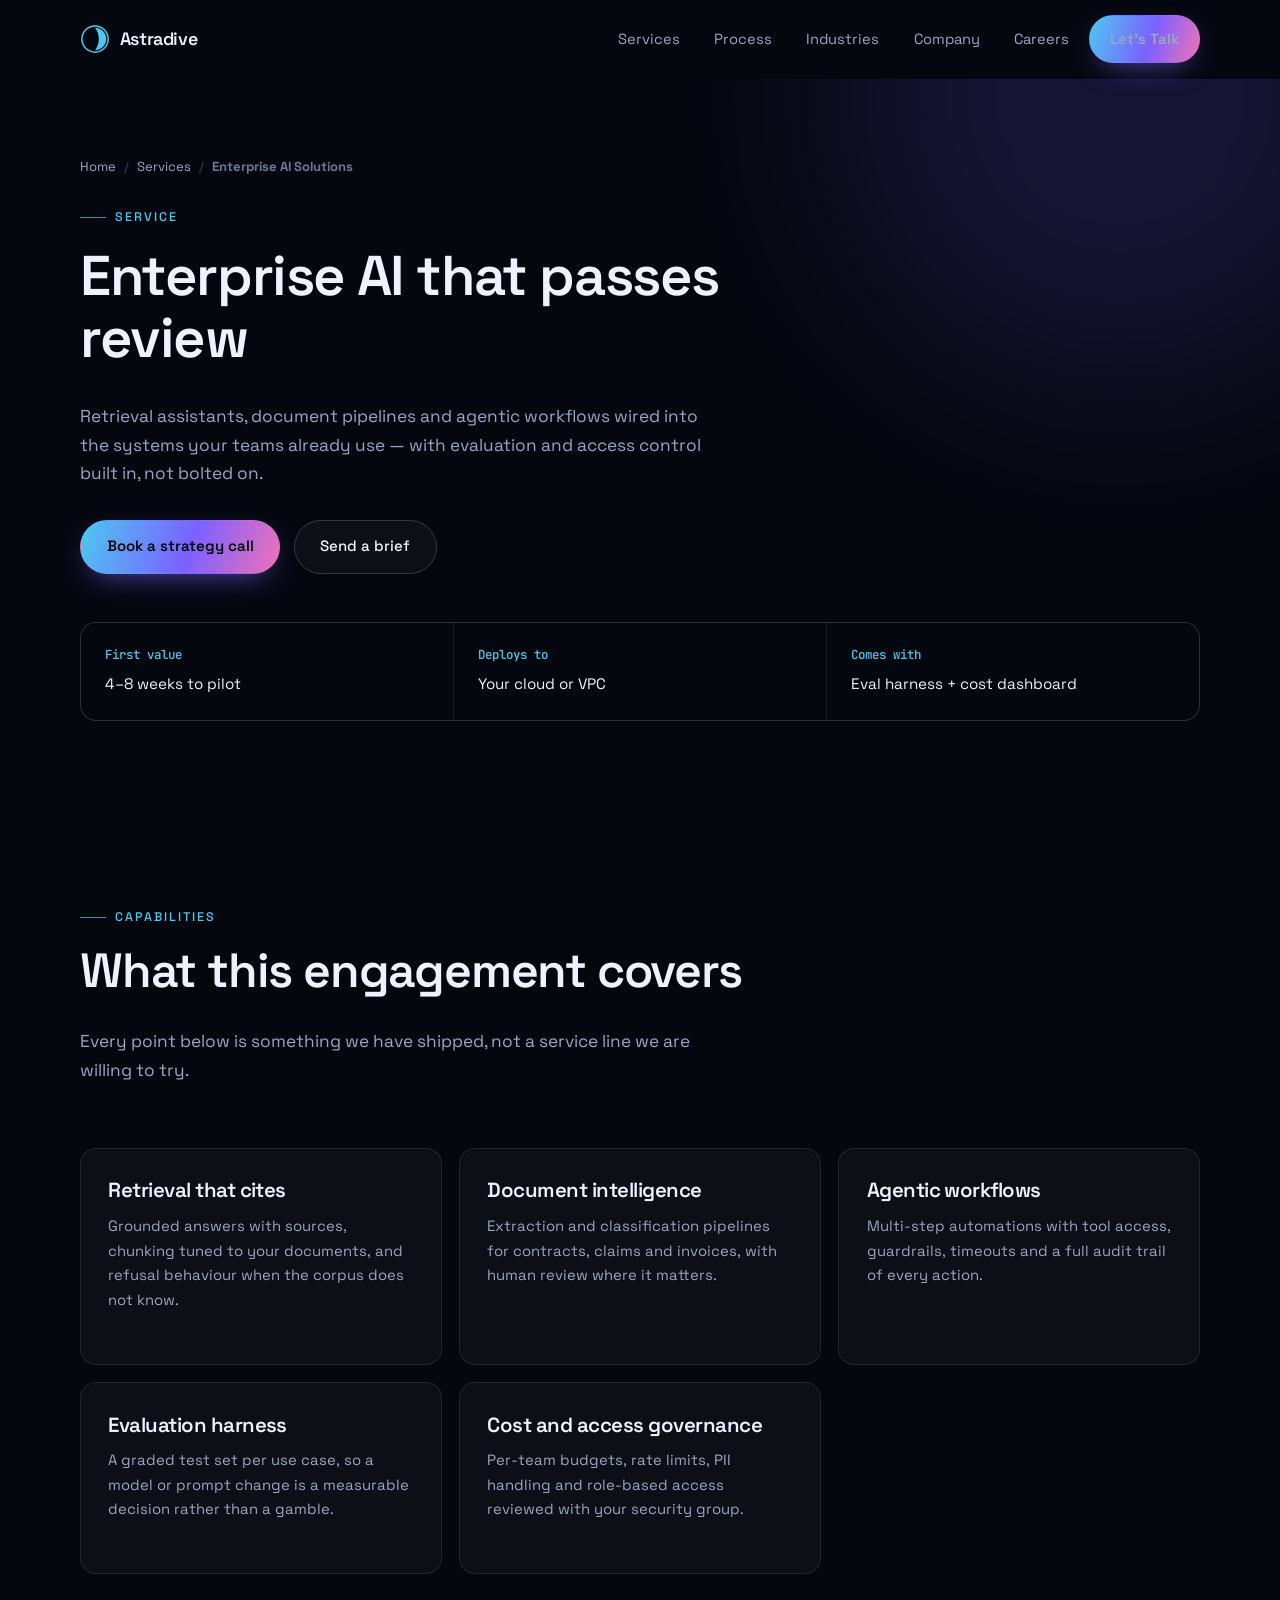
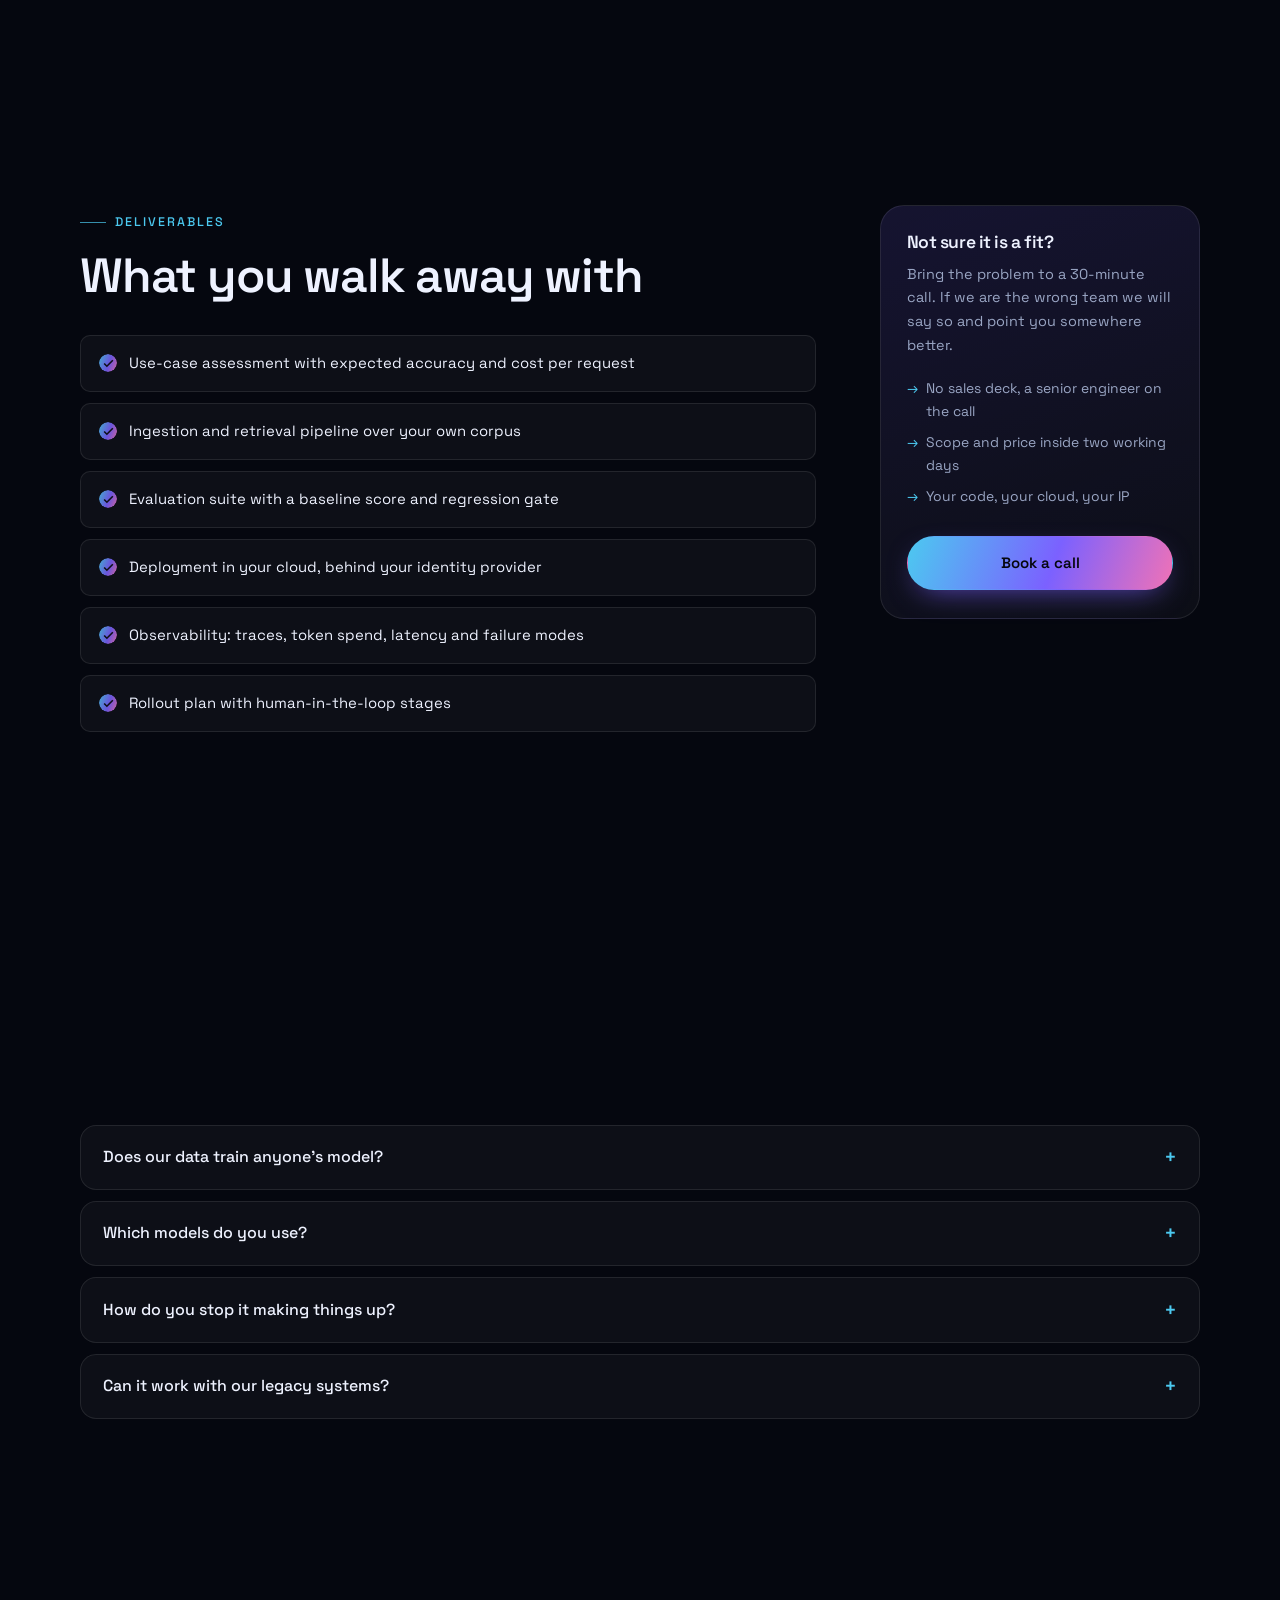
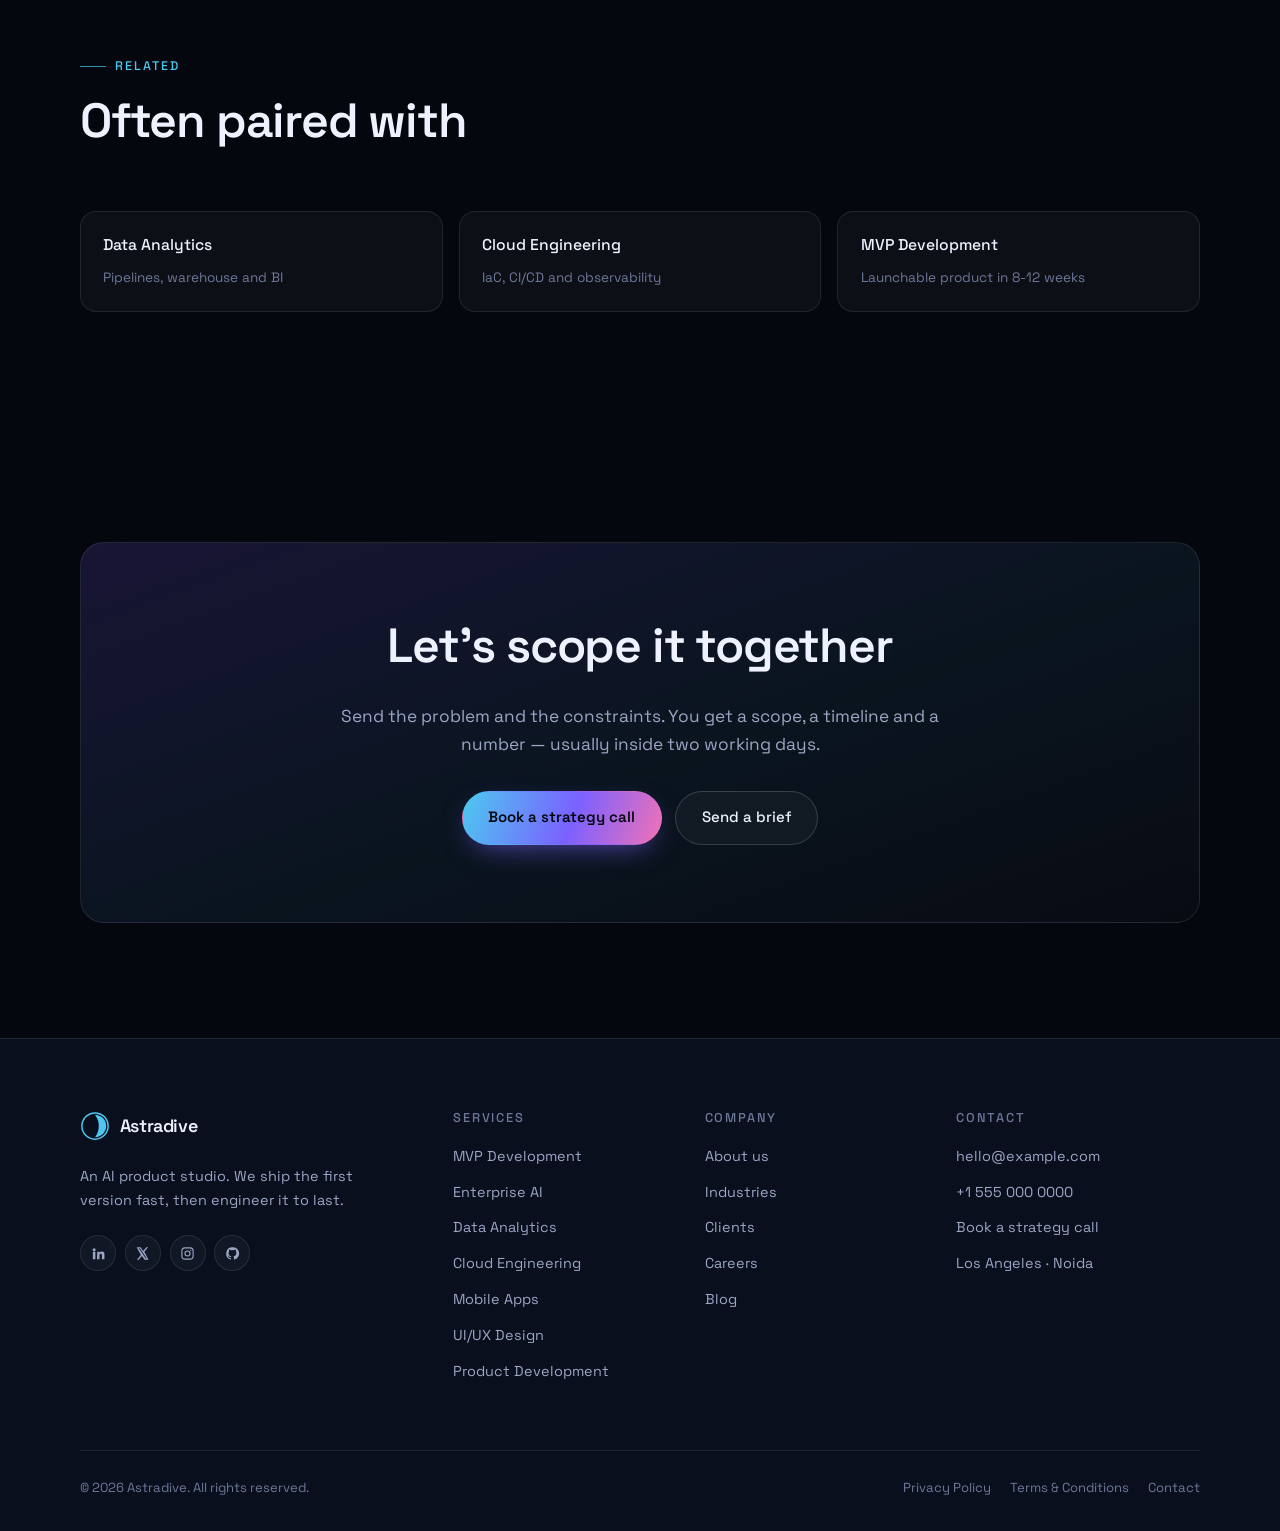
<file: enterprise-ai-solutions.html>
<!DOCTYPE html>
<html lang="en">
<head>
<meta charset="utf-8" />
<meta name="viewport" content="width=device-width, initial-scale=1" />
<title>Enterprise AI Solutions | Astradive</title>
<meta name="description" content="Enterprise AI: RAG assistants, document intelligence and agent workflows with evaluation harnesses, access control and cost governance." />
<meta name="theme-color" content="#05070f" />
<meta property="og:type" content="website" />
<meta property="og:site_name" content="Astradive" />
<meta property="og:title" content="Enterprise AI Solutions | Astradive" />
<meta property="og:description" content="Enterprise AI: RAG assistants, document intelligence and agent workflows with evaluation harnesses, access control and cost governance." />
<link rel="icon" href="assets/favicon.svg" type="image/svg+xml" />
<link rel="preconnect" href="https://fonts.googleapis.com" />
<link rel="preconnect" href="https://fonts.gstatic.com" crossorigin />
<link href="https://fonts.googleapis.com/css2?family=Space+Grotesk:wght@400;500;600;700&family=JetBrains+Mono:wght@400;500&display=swap" rel="stylesheet" />
<link rel="stylesheet" href="assets/styles.css" />
<link rel="stylesheet" href="assets/pages.css" />
</head>
<body>
<a href="#main" class="sr-only">Skip to main content</a>

<header class="header" id="header">
  <div class="shell">
    <a class="brand" href="index.html" aria-label="Astradive home">
      <svg class="brand-mark" viewBox="0 0 32 32" fill="none" aria-hidden="true">
        <defs>
          <linearGradient id="bm" x1="0" y1="0" x2="32" y2="32">
            <stop offset="0" stop-color="#4cc9f0" /><stop offset=".55" stop-color="#7b61ff" /><stop offset="1" stop-color="#f072b6" />
          </linearGradient>
        </defs>
        <circle cx="16" cy="16" r="14" stroke="url(#bm)" stroke-width="1.6" />
        <path d="M16 4c6.6 0 12 5.4 12 12s-5.4 12-12 12C19 24 20 20.4 20 16S19 8 16 4Z" fill="url(#bm)" />
        <circle cx="16" cy="16" r="2.6" fill="#05070f" />
      </svg>
      <span>Astradive</span>
    </a>

    <button class="nav-toggle" id="navToggle" aria-expanded="false" aria-controls="nav" aria-label="Toggle navigation"><span></span></button>

    <nav class="nav" id="nav" aria-label="Main">
      <a href="index.html#services">Services</a>
      <a href="index.html#process">Process</a>
      <a href="industries.html">Industries</a>
      <a href="index.html#company">Company</a>
      <a href="careers.html">Careers</a>
      <a href="lets-connect.html" class="btn btn-primary">Let&rsquo;s Talk</a>
    </nav>
  </div>
</header>

<main id="main">
  <section class="page-hero">
    <div class="glow glow-a" aria-hidden="true"></div>
    <div class="shell">
      <nav class="crumbs" aria-label="Breadcrumb">
      <a href="index.html">Home</a>
      <span>/</span>
      <a href="index.html#services">Services</a>
      <span>/</span>
      <b>Enterprise AI Solutions</b>
      </nav>
      <span class="eyebrow">Service</span>
      <h1>Enterprise AI that passes review</h1>
      <p class="lead">Retrieval assistants, document pipelines and agentic workflows wired into the systems your teams already use &mdash; with evaluation and access control built in, not bolted on.</p>
      <div class="hero-cta">
        <a href="schedule-meeting.html" class="btn btn-primary">Book a strategy call</a>
        <a href="lets-connect.html" class="btn btn-ghost">Send a brief</a>
      </div>
      <div class="facts reveal">
        <div><b>First value</b><span>4&ndash;8 weeks to pilot</span></div>
        <div><b>Deploys to</b><span>Your cloud or VPC</span></div>
        <div><b>Comes with</b><span>Eval harness + cost dashboard</span></div>
      </div>
    </div>
  </section>

  <section class="section">
    <div class="shell">
      <header class="section-head reveal"><span class="eyebrow">Capabilities</span><h2>What this engagement covers</h2><p class="lead">Every point below is something we have shipped, not a service line we are willing to try.</p></header>
      <div class="svc-grid">
        <article class="card reveal"><h3>Retrieval that cites</h3><p>Grounded answers with sources, chunking tuned to your documents, and refusal behaviour when the corpus does not know.</p></article>
<article class="card reveal"><h3>Document intelligence</h3><p>Extraction and classification pipelines for contracts, claims and invoices, with human review where it matters.</p></article>
<article class="card reveal"><h3>Agentic workflows</h3><p>Multi-step automations with tool access, guardrails, timeouts and a full audit trail of every action.</p></article>
<article class="card reveal"><h3>Evaluation harness</h3><p>A graded test set per use case, so a model or prompt change is a measurable decision rather than a gamble.</p></article>
<article class="card reveal"><h3>Cost and access governance</h3><p>Per-team budgets, rate limits, PII handling and role-based access reviewed with your security group.</p></article>
      </div>
    </div>
  </section>

  <section class="section">
    <div class="shell two-col">
      <div><header class="section-head reveal" style="margin-bottom:2rem"><span class="eyebrow">Deliverables</span><h2>What you walk away with</h2></header><ul class="checklist reveal">
        <li>Use-case assessment with expected accuracy and cost per request</li>
        <li>Ingestion and retrieval pipeline over your own corpus</li>
        <li>Evaluation suite with a baseline score and regression gate</li>
        <li>Deployment in your cloud, behind your identity provider</li>
        <li>Observability: traces, token spend, latency and failure modes</li>
        <li>Rollout plan with human-in-the-loop stages</li>
      </ul></div>
      <aside class="aside-card reveal">
        <h3>Not sure it is a fit?</h3>
        <p>Bring the problem to a 30-minute call. If we are the wrong team we will say so and point you somewhere better.</p>
        <ul><li>No sales deck, a senior engineer on the call</li><li>Scope and price inside two working days</li><li>Your code, your cloud, your IP</li></ul>
        <a href="schedule-meeting.html" class="btn btn-primary">Book a call</a>
      </aside>
    </div>
  </section>

  <section class="section">
    <div class="shell">
      <header class="section-head reveal"><span class="eyebrow">FAQ</span><h2>Questions we get asked</h2></header>
      <div class="faq reveal">
        <details><summary>Does our data train anyone's model?</summary><p>No. We deploy in your account and use providers under no-training terms; sensitive corpora can stay inside your VPC.</p></details>
        <details><summary>Which models do you use?</summary><p>Whichever survives the evals for your task and budget &mdash; frontier hosted models, smaller ones for narrow steps, open-weight where residency demands it.</p></details>
        <details><summary>How do you stop it making things up?</summary><p>Grounding plus refusal behaviour, then a graded eval set that measures how often it happens before and after each change.</p></details>
        <details><summary>Can it work with our legacy systems?</summary><p>Yes. Most projects spend more time on connectors and permissions than on the model itself.</p></details>
      </div>
    </div>
  </section>

  <section class="section">
    <div class="shell">
      <header class="section-head reveal"><span class="eyebrow">Related</span><h2>Often paired with</h2></header>
      <div class="related reveal">
        <a href="data-analytics.html"><b>Data Analytics</b><span>Pipelines, warehouse and BI</span></a>
<a href="cloud-engineering.html"><b>Cloud Engineering</b><span>IaC, CI/CD and observability</span></a>
<a href="mvp-development.html"><b>MVP Development</b><span>Launchable product in 8-12 weeks</span></a>
      </div>
    </div>
  </section>

  <section class="section">
    <div class="shell">
      <div class="cta-inner reveal">
        <h2>Let&rsquo;s scope it together</h2>
        <p class="lead" style="text-align:center">Send the problem and the constraints. You get a scope, a timeline and a number &mdash; usually inside two working days.</p>
        <div class="hero-cta">
          <a href="schedule-meeting.html" class="btn btn-primary">Book a strategy call</a>
          <a href="lets-connect.html" class="btn btn-ghost">Send a brief</a>
        </div>
      </div>
    </div>
  </section>
</main>

<footer class="footer">
  <div class="shell">
    <div class="foot-grid">
      <div class="foot-about">
        <a class="brand" href="index.html">
          <svg class="brand-mark" viewBox="0 0 32 32" fill="none" aria-hidden="true">
            <circle cx="16" cy="16" r="14" stroke="url(#bm)" stroke-width="1.6" />
            <path d="M16 4c6.6 0 12 5.4 12 12s-5.4 12-12 12C19 24 20 20.4 20 16S19 8 16 4Z" fill="url(#bm)" />
            <circle cx="16" cy="16" r="2.6" fill="#0a0f1e" />
          </svg>
          <span>Astradive</span>
        </a>
        <p>An AI product studio. We ship the first version fast, then engineer it to last.</p>
        <div class="socials">
          <a href="#" aria-label="LinkedIn"><svg viewBox="0 0 24 24" fill="currentColor" aria-hidden="true"><path d="M4.98 3.5a2.5 2.5 0 1 1 0 5 2.5 2.5 0 0 1 0-5zM3 9h4v12H3zM10 9h3.8v1.7h.05A4.2 4.2 0 0 1 17.6 8.7c3 0 3.9 1.9 3.9 5V21h-4v-6.1c0-1.5-.5-2.5-1.9-2.5-1 0-1.6.7-1.9 1.4-.1.2-.1.6-.1.9V21h-4z"/></svg></a>
          <a href="#" aria-label="X"><svg viewBox="0 0 24 24" fill="currentColor" aria-hidden="true"><path d="M18.2 2H21l-6.1 7L21.6 22h-6.3l-4.3-6.2L5.9 22H3l6.5-7.5L2.7 2H9l4 5.9zm-1 18h1.6L7.8 3.7H6.1z"/></svg></a>
          <a href="#" aria-label="Instagram"><svg viewBox="0 0 24 24" fill="none" stroke="currentColor" stroke-width="1.8" aria-hidden="true"><rect x="3" y="3" width="18" height="18" rx="5"/><circle cx="12" cy="12" r="4"/><circle cx="17.2" cy="6.8" r="1" fill="currentColor" stroke="none"/></svg></a>
          <a href="#" aria-label="GitHub"><svg viewBox="0 0 24 24" fill="currentColor" aria-hidden="true"><path d="M12 2a10 10 0 0 0-3.2 19.5c.5.1.7-.2.7-.5v-1.9c-2.8.6-3.4-1.3-3.4-1.3-.4-1.2-1.1-1.5-1.1-1.5-.9-.6.1-.6.1-.6 1 .1 1.5 1 1.5 1 .9 1.5 2.3 1.1 2.9.8.1-.6.4-1.1.7-1.4-2.2-.2-4.6-1.1-4.6-5 0-1.1.4-2 1-2.7-.1-.3-.4-1.3.1-2.7 0 0 .8-.3 2.7 1a9.4 9.4 0 0 1 5 0c1.9-1.3 2.7-1 2.7-1 .5 1.4.2 2.4.1 2.7.6.7 1 1.6 1 2.7 0 3.9-2.4 4.8-4.6 5 .4.4.7 1 .7 2.1v3c0 .3.2.6.7.5A10 10 0 0 0 12 2z"/></svg></a>
        </div>
      </div>

      <div>
        <h4>Services</h4>
        <ul>
          <li><a href="mvp-development.html">MVP Development</a></li>
          <li><a href="enterprise-ai-solutions.html">Enterprise AI</a></li>
          <li><a href="data-analytics.html">Data Analytics</a></li>
          <li><a href="cloud-engineering.html">Cloud Engineering</a></li>
          <li><a href="ios-android-app-development.html">Mobile Apps</a></li>
          <li><a href="ui-ux-designing.html">UI/UX Design</a></li>
          <li><a href="product-development.html">Product Development</a></li>
        </ul>
      </div>

      <div>
        <h4>Company</h4>
        <ul>
          <li><a href="index.html#company">About us</a></li>
          <li><a href="industries.html">Industries</a></li>
          <li><a href="index.html#work">Clients</a></li>
          <li><a href="careers.html">Careers</a></li>
          <li><a href="blogs.html">Blog</a></li>
        </ul>
      </div>

      <div>
        <h4>Contact</h4>
        <ul>
          <li><a href="mailto:hello@example.com">hello@example.com</a></li>
          <li><a href="tel:+15550000000">+1 555 000 0000</a></li>
          <li><a href="schedule-meeting.html">Book a strategy call</a></li>
          <li><a href="lets-connect.html">Los Angeles &middot; Noida</a></li>
        </ul>
      </div>
    </div>

    <div class="foot-bottom">
      <span>&copy; <span id="year">2026</span> Astradive. All rights reserved.</span>
      <nav aria-label="Legal">
        <a href="privacy-policy.html">Privacy Policy</a>
        <a href="terms-condition.html">Terms &amp; Conditions</a>
        <a href="lets-connect.html">Contact</a>
      </nav>
    </div>
  </div>
</footer>

<script src="assets/app.js" defer></script>
</body>
</html>
</file>
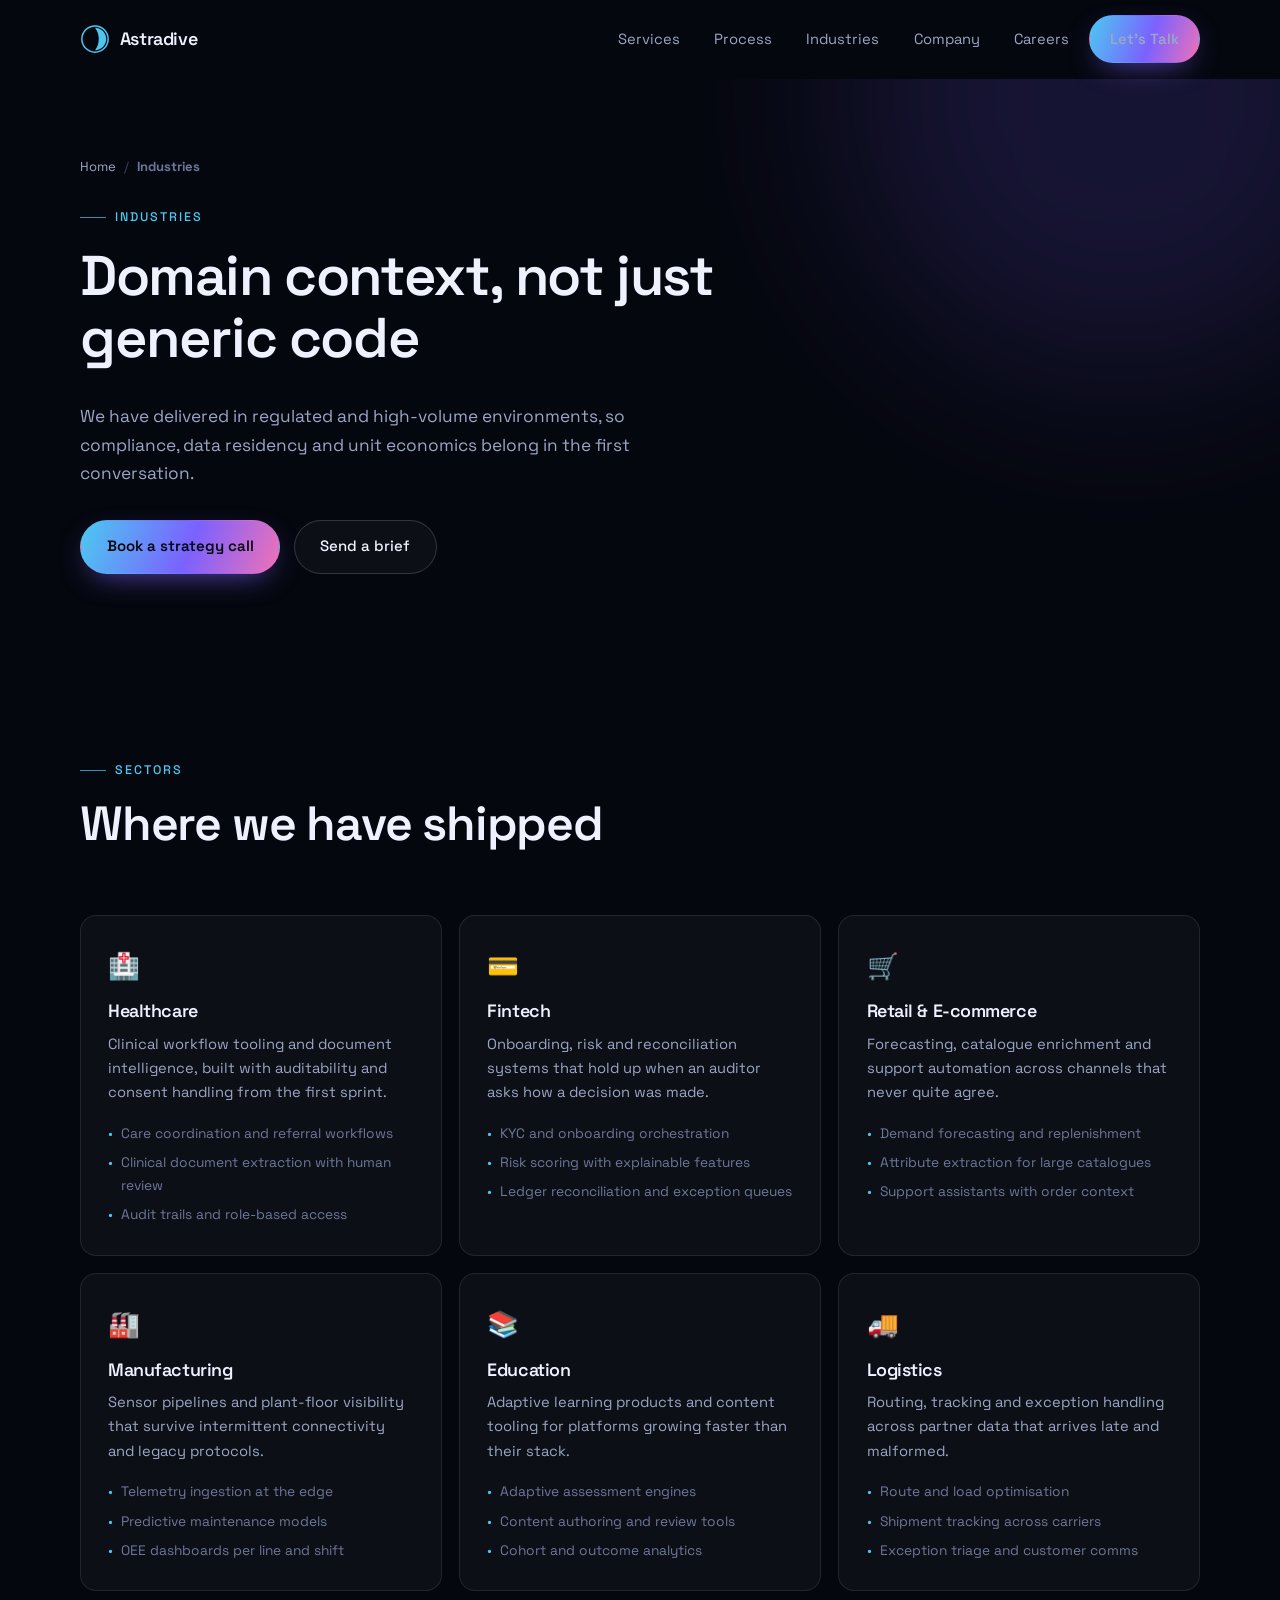
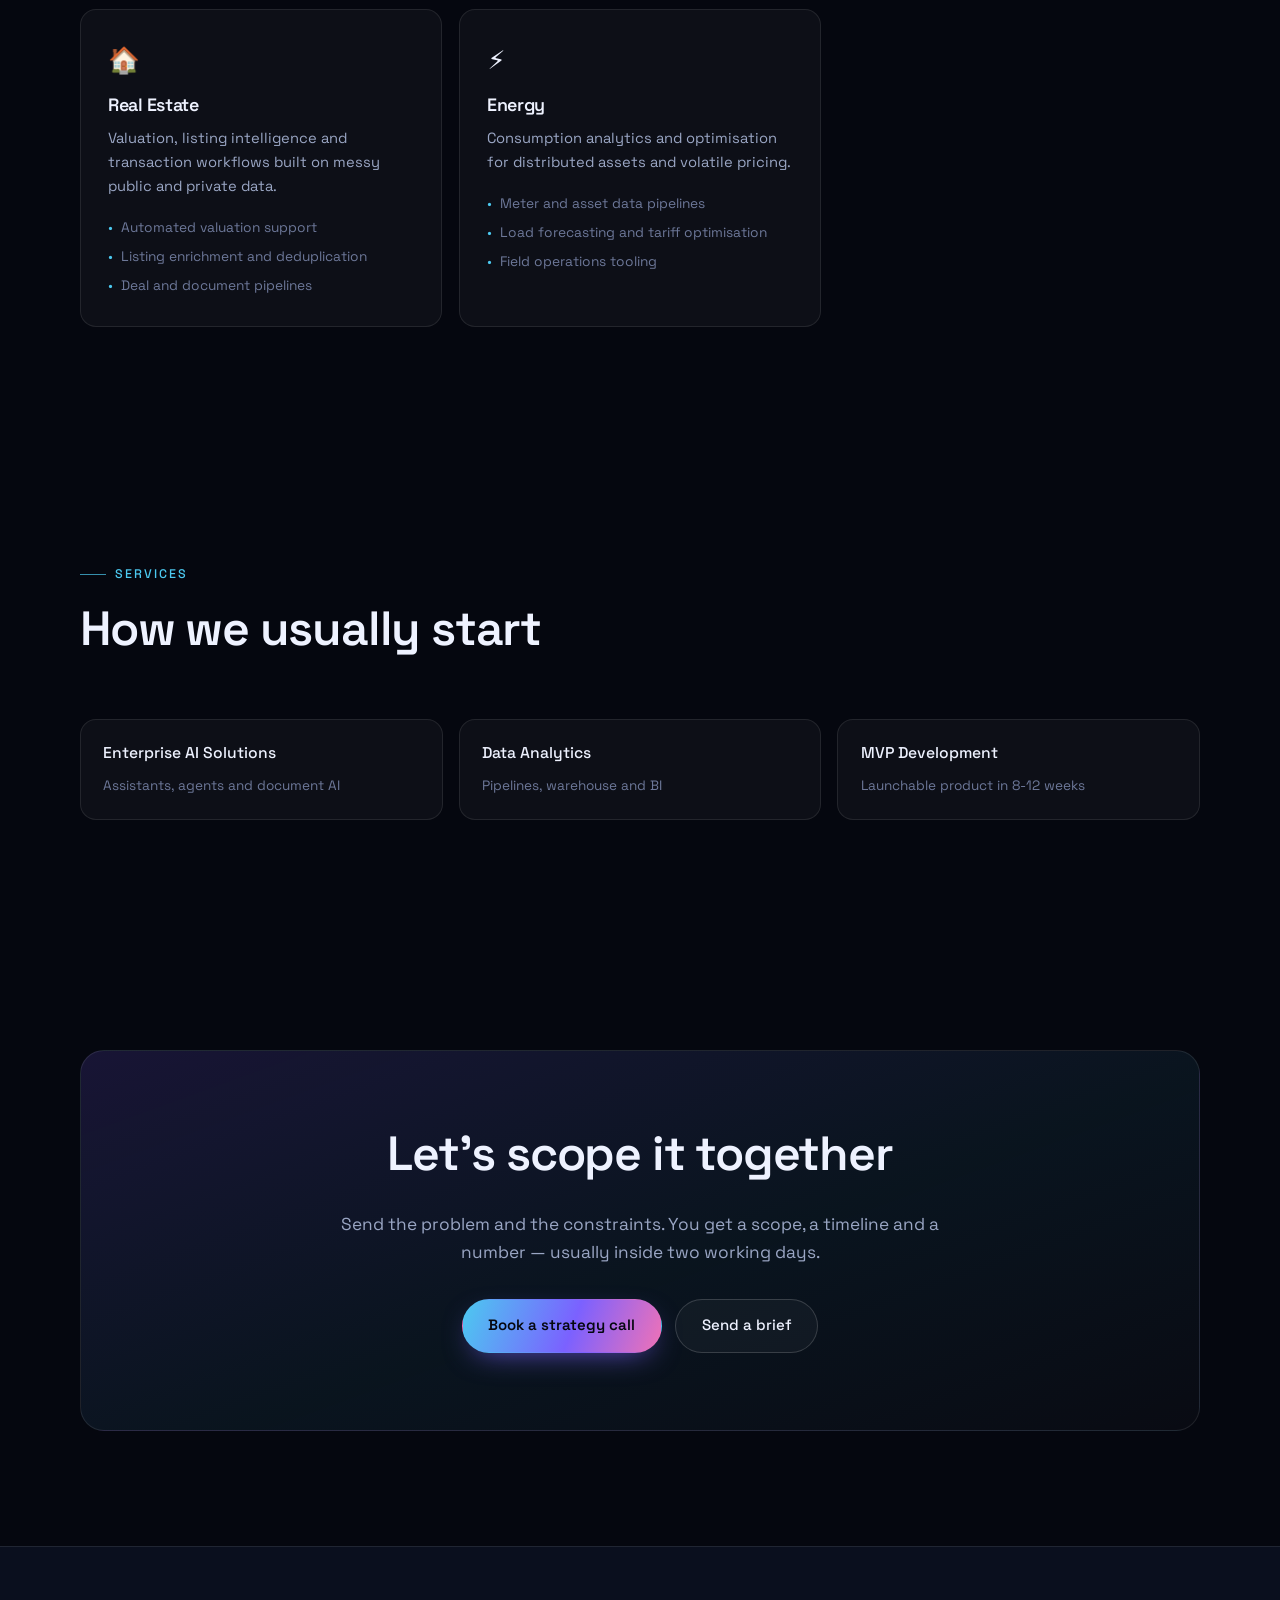
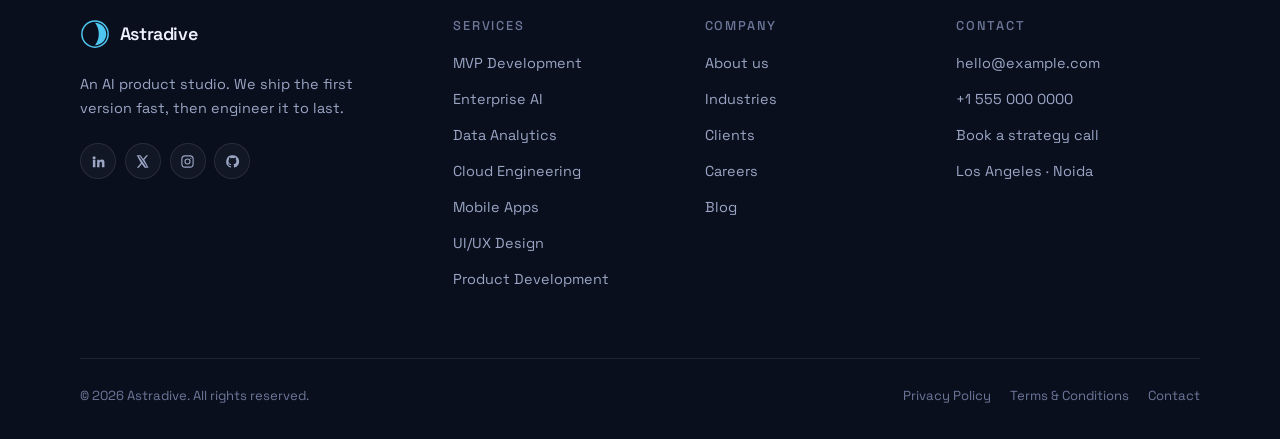
<file: industries.html>
<!DOCTYPE html>
<html lang="en">
<head>
<meta charset="utf-8" />
<meta name="viewport" content="width=device-width, initial-scale=1" />
<title>Industries | Astradive</title>
<meta name="description" content="Sectors we build in: healthcare, fintech, retail, manufacturing, education, logistics, real estate and energy." />
<meta name="theme-color" content="#05070f" />
<meta property="og:type" content="website" />
<meta property="og:site_name" content="Astradive" />
<meta property="og:title" content="Industries | Astradive" />
<meta property="og:description" content="Sectors we build in: healthcare, fintech, retail, manufacturing, education, logistics, real estate and energy." />
<link rel="icon" href="assets/favicon.svg" type="image/svg+xml" />
<link rel="preconnect" href="https://fonts.googleapis.com" />
<link rel="preconnect" href="https://fonts.gstatic.com" crossorigin />
<link href="https://fonts.googleapis.com/css2?family=Space+Grotesk:wght@400;500;600;700&family=JetBrains+Mono:wght@400;500&display=swap" rel="stylesheet" />
<link rel="stylesheet" href="assets/styles.css" />
<link rel="stylesheet" href="assets/pages.css" />
</head>
<body>
<a href="#main" class="sr-only">Skip to main content</a>

<header class="header" id="header">
  <div class="shell">
    <a class="brand" href="index.html" aria-label="Astradive home">
      <svg class="brand-mark" viewBox="0 0 32 32" fill="none" aria-hidden="true">
        <defs>
          <linearGradient id="bm" x1="0" y1="0" x2="32" y2="32">
            <stop offset="0" stop-color="#4cc9f0" /><stop offset=".55" stop-color="#7b61ff" /><stop offset="1" stop-color="#f072b6" />
          </linearGradient>
        </defs>
        <circle cx="16" cy="16" r="14" stroke="url(#bm)" stroke-width="1.6" />
        <path d="M16 4c6.6 0 12 5.4 12 12s-5.4 12-12 12C19 24 20 20.4 20 16S19 8 16 4Z" fill="url(#bm)" />
        <circle cx="16" cy="16" r="2.6" fill="#05070f" />
      </svg>
      <span>Astradive</span>
    </a>

    <button class="nav-toggle" id="navToggle" aria-expanded="false" aria-controls="nav" aria-label="Toggle navigation"><span></span></button>

    <nav class="nav" id="nav" aria-label="Main">
      <a href="index.html#services">Services</a>
      <a href="index.html#process">Process</a>
      <a href="industries.html">Industries</a>
      <a href="index.html#company">Company</a>
      <a href="careers.html">Careers</a>
      <a href="lets-connect.html" class="btn btn-primary">Let&rsquo;s Talk</a>
    </nav>
  </div>
</header>

<main id="main">
  <section class="page-hero">
    <div class="glow glow-a" aria-hidden="true"></div>
    <div class="shell">
      <nav class="crumbs" aria-label="Breadcrumb">
      <a href="index.html">Home</a>
      <span>/</span>
      <b>Industries</b>
      </nav>
      <span class="eyebrow">Industries</span>
      <h1>Domain context, not just generic code</h1>
      <p class="lead">We have delivered in regulated and high-volume environments, so compliance, data residency and unit economics belong in the first conversation.</p>
      <div class="hero-cta">
        <a href="schedule-meeting.html" class="btn btn-primary">Book a strategy call</a>
        <a href="lets-connect.html" class="btn btn-ghost">Send a brief</a>
      </div>
    </div>
  </section>

  <section class="section">
    <div class="shell">
      <header class="section-head reveal"><span class="eyebrow">Sectors</span><h2>Where we have shipped</h2></header>
      <div class="ind-detail">
        <article class="reveal"><i aria-hidden="true">&#127973;</i><h3>Healthcare</h3><p>Clinical workflow tooling and document intelligence, built with auditability and consent handling from the first sprint.</p><ul><li>Care coordination and referral workflows</li><li>Clinical document extraction with human review</li><li>Audit trails and role-based access</li></ul></article>
<article class="reveal"><i aria-hidden="true">&#128179;</i><h3>Fintech</h3><p>Onboarding, risk and reconciliation systems that hold up when an auditor asks how a decision was made.</p><ul><li>KYC and onboarding orchestration</li><li>Risk scoring with explainable features</li><li>Ledger reconciliation and exception queues</li></ul></article>
<article class="reveal"><i aria-hidden="true">&#128722;</i><h3>Retail &amp; E-commerce</h3><p>Forecasting, catalogue enrichment and support automation across channels that never quite agree.</p><ul><li>Demand forecasting and replenishment</li><li>Attribute extraction for large catalogues</li><li>Support assistants with order context</li></ul></article>
<article class="reveal"><i aria-hidden="true">&#127981;</i><h3>Manufacturing</h3><p>Sensor pipelines and plant-floor visibility that survive intermittent connectivity and legacy protocols.</p><ul><li>Telemetry ingestion at the edge</li><li>Predictive maintenance models</li><li>OEE dashboards per line and shift</li></ul></article>
<article class="reveal"><i aria-hidden="true">&#128218;</i><h3>Education</h3><p>Adaptive learning products and content tooling for platforms growing faster than their stack.</p><ul><li>Adaptive assessment engines</li><li>Content authoring and review tools</li><li>Cohort and outcome analytics</li></ul></article>
<article class="reveal"><i aria-hidden="true">&#128666;</i><h3>Logistics</h3><p>Routing, tracking and exception handling across partner data that arrives late and malformed.</p><ul><li>Route and load optimisation</li><li>Shipment tracking across carriers</li><li>Exception triage and customer comms</li></ul></article>
<article class="reveal"><i aria-hidden="true">&#127968;</i><h3>Real Estate</h3><p>Valuation, listing intelligence and transaction workflows built on messy public and private data.</p><ul><li>Automated valuation support</li><li>Listing enrichment and deduplication</li><li>Deal and document pipelines</li></ul></article>
<article class="reveal"><i aria-hidden="true">&#9889;</i><h3>Energy</h3><p>Consumption analytics and optimisation for distributed assets and volatile pricing.</p><ul><li>Meter and asset data pipelines</li><li>Load forecasting and tariff optimisation</li><li>Field operations tooling</li></ul></article>
      </div>
    </div>
  </section>

  <section class="section">
    <div class="shell">
      <header class="section-head reveal"><span class="eyebrow">Services</span><h2>How we usually start</h2></header>
      <div class="related reveal">
        <a href="enterprise-ai-solutions.html"><b>Enterprise AI Solutions</b><span>Assistants, agents and document AI</span></a>
<a href="data-analytics.html"><b>Data Analytics</b><span>Pipelines, warehouse and BI</span></a>
<a href="mvp-development.html"><b>MVP Development</b><span>Launchable product in 8-12 weeks</span></a>
      </div>
    </div>
  </section>

  <section class="section">
    <div class="shell">
      <div class="cta-inner reveal">
        <h2>Let&rsquo;s scope it together</h2>
        <p class="lead" style="text-align:center">Send the problem and the constraints. You get a scope, a timeline and a number &mdash; usually inside two working days.</p>
        <div class="hero-cta">
          <a href="schedule-meeting.html" class="btn btn-primary">Book a strategy call</a>
          <a href="lets-connect.html" class="btn btn-ghost">Send a brief</a>
        </div>
      </div>
    </div>
  </section>
</main>

<footer class="footer">
  <div class="shell">
    <div class="foot-grid">
      <div class="foot-about">
        <a class="brand" href="index.html">
          <svg class="brand-mark" viewBox="0 0 32 32" fill="none" aria-hidden="true">
            <circle cx="16" cy="16" r="14" stroke="url(#bm)" stroke-width="1.6" />
            <path d="M16 4c6.6 0 12 5.4 12 12s-5.4 12-12 12C19 24 20 20.4 20 16S19 8 16 4Z" fill="url(#bm)" />
            <circle cx="16" cy="16" r="2.6" fill="#0a0f1e" />
          </svg>
          <span>Astradive</span>
        </a>
        <p>An AI product studio. We ship the first version fast, then engineer it to last.</p>
        <div class="socials">
          <a href="#" aria-label="LinkedIn"><svg viewBox="0 0 24 24" fill="currentColor" aria-hidden="true"><path d="M4.98 3.5a2.5 2.5 0 1 1 0 5 2.5 2.5 0 0 1 0-5zM3 9h4v12H3zM10 9h3.8v1.7h.05A4.2 4.2 0 0 1 17.6 8.7c3 0 3.9 1.9 3.9 5V21h-4v-6.1c0-1.5-.5-2.5-1.9-2.5-1 0-1.6.7-1.9 1.4-.1.2-.1.6-.1.9V21h-4z"/></svg></a>
          <a href="#" aria-label="X"><svg viewBox="0 0 24 24" fill="currentColor" aria-hidden="true"><path d="M18.2 2H21l-6.1 7L21.6 22h-6.3l-4.3-6.2L5.9 22H3l6.5-7.5L2.7 2H9l4 5.9zm-1 18h1.6L7.8 3.7H6.1z"/></svg></a>
          <a href="#" aria-label="Instagram"><svg viewBox="0 0 24 24" fill="none" stroke="currentColor" stroke-width="1.8" aria-hidden="true"><rect x="3" y="3" width="18" height="18" rx="5"/><circle cx="12" cy="12" r="4"/><circle cx="17.2" cy="6.8" r="1" fill="currentColor" stroke="none"/></svg></a>
          <a href="#" aria-label="GitHub"><svg viewBox="0 0 24 24" fill="currentColor" aria-hidden="true"><path d="M12 2a10 10 0 0 0-3.2 19.5c.5.1.7-.2.7-.5v-1.9c-2.8.6-3.4-1.3-3.4-1.3-.4-1.2-1.1-1.5-1.1-1.5-.9-.6.1-.6.1-.6 1 .1 1.5 1 1.5 1 .9 1.5 2.3 1.1 2.9.8.1-.6.4-1.1.7-1.4-2.2-.2-4.6-1.1-4.6-5 0-1.1.4-2 1-2.7-.1-.3-.4-1.3.1-2.7 0 0 .8-.3 2.7 1a9.4 9.4 0 0 1 5 0c1.9-1.3 2.7-1 2.7-1 .5 1.4.2 2.4.1 2.7.6.7 1 1.6 1 2.7 0 3.9-2.4 4.8-4.6 5 .4.4.7 1 .7 2.1v3c0 .3.2.6.7.5A10 10 0 0 0 12 2z"/></svg></a>
        </div>
      </div>

      <div>
        <h4>Services</h4>
        <ul>
          <li><a href="mvp-development.html">MVP Development</a></li>
          <li><a href="enterprise-ai-solutions.html">Enterprise AI</a></li>
          <li><a href="data-analytics.html">Data Analytics</a></li>
          <li><a href="cloud-engineering.html">Cloud Engineering</a></li>
          <li><a href="ios-android-app-development.html">Mobile Apps</a></li>
          <li><a href="ui-ux-designing.html">UI/UX Design</a></li>
          <li><a href="product-development.html">Product Development</a></li>
        </ul>
      </div>

      <div>
        <h4>Company</h4>
        <ul>
          <li><a href="index.html#company">About us</a></li>
          <li><a href="industries.html">Industries</a></li>
          <li><a href="index.html#work">Clients</a></li>
          <li><a href="careers.html">Careers</a></li>
          <li><a href="blogs.html">Blog</a></li>
        </ul>
      </div>

      <div>
        <h4>Contact</h4>
        <ul>
          <li><a href="mailto:hello@example.com">hello@example.com</a></li>
          <li><a href="tel:+15550000000">+1 555 000 0000</a></li>
          <li><a href="schedule-meeting.html">Book a strategy call</a></li>
          <li><a href="lets-connect.html">Los Angeles &middot; Noida</a></li>
        </ul>
      </div>
    </div>

    <div class="foot-bottom">
      <span>&copy; <span id="year">2026</span> Astradive. All rights reserved.</span>
      <nav aria-label="Legal">
        <a href="privacy-policy.html">Privacy Policy</a>
        <a href="terms-condition.html">Terms &amp; Conditions</a>
        <a href="lets-connect.html">Contact</a>
      </nav>
    </div>
  </div>
</footer>

<script src="assets/app.js" defer></script>
</body>
</html>
</file>
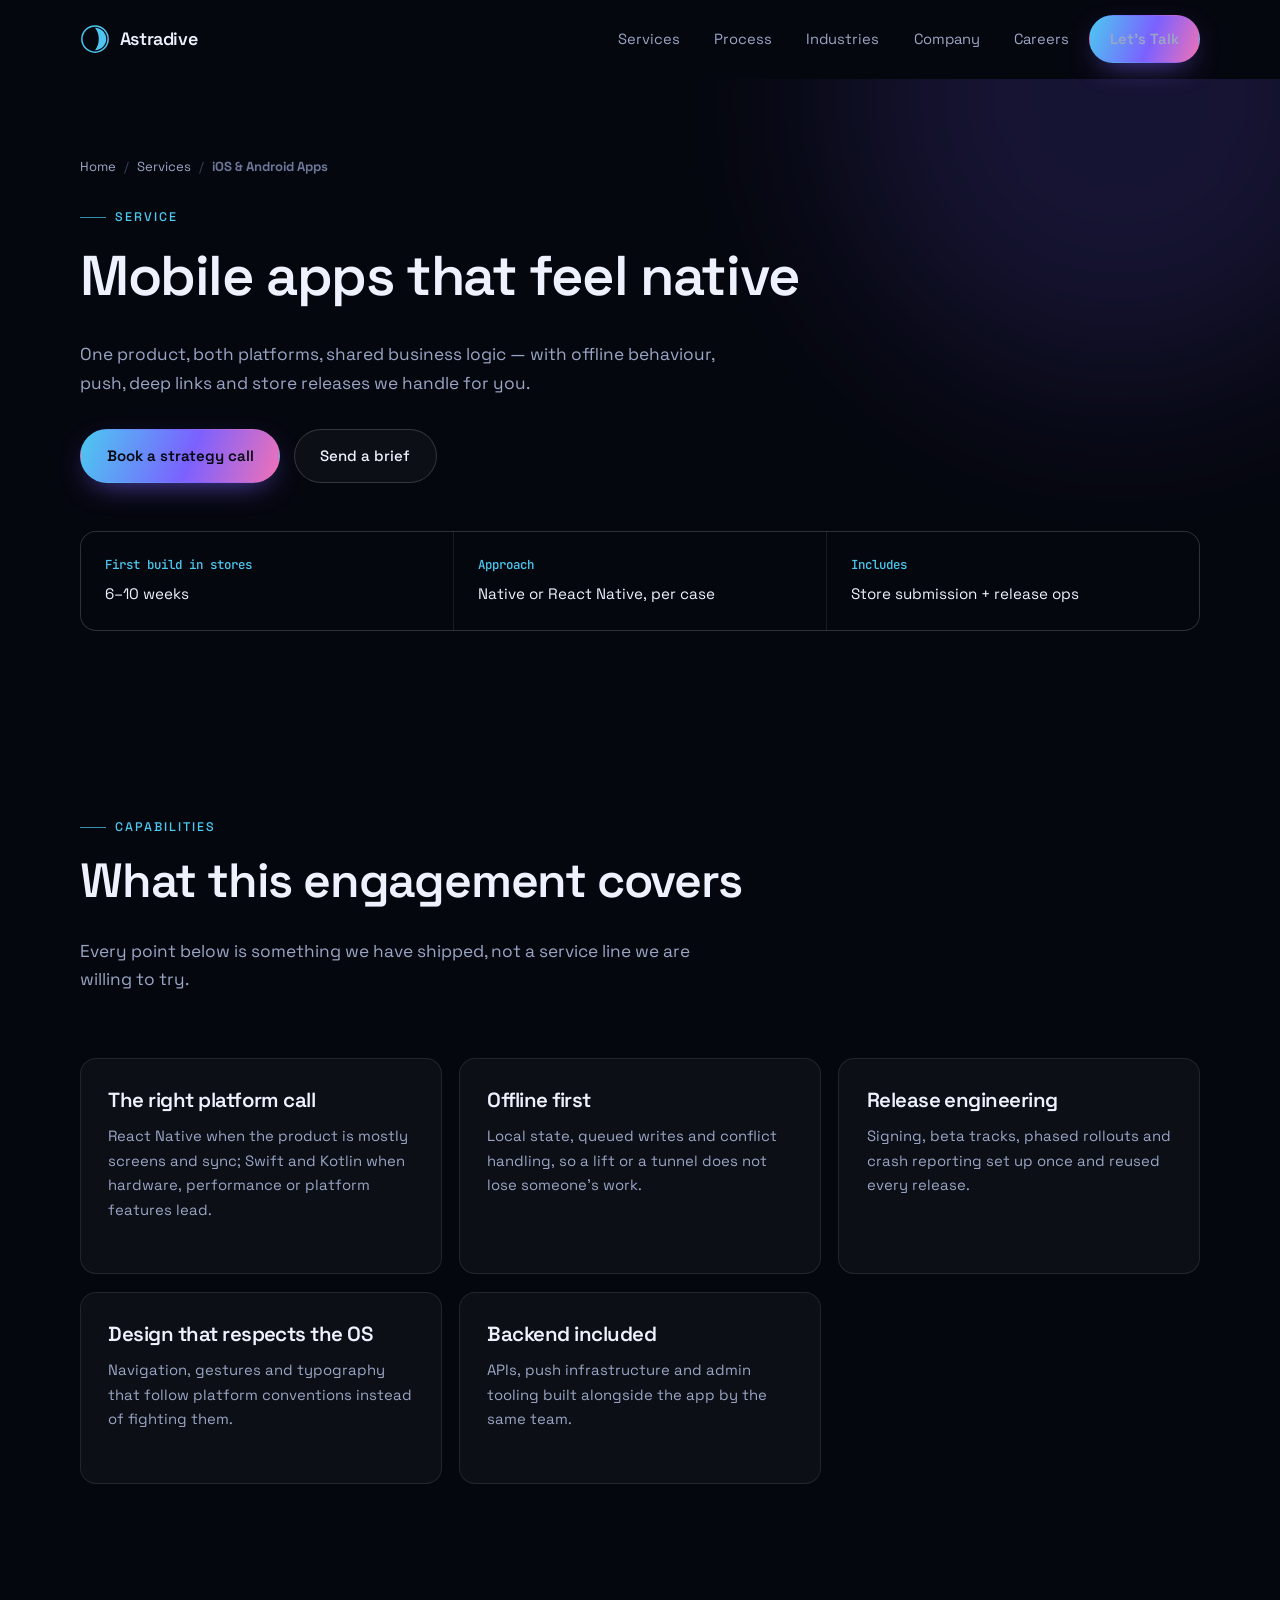
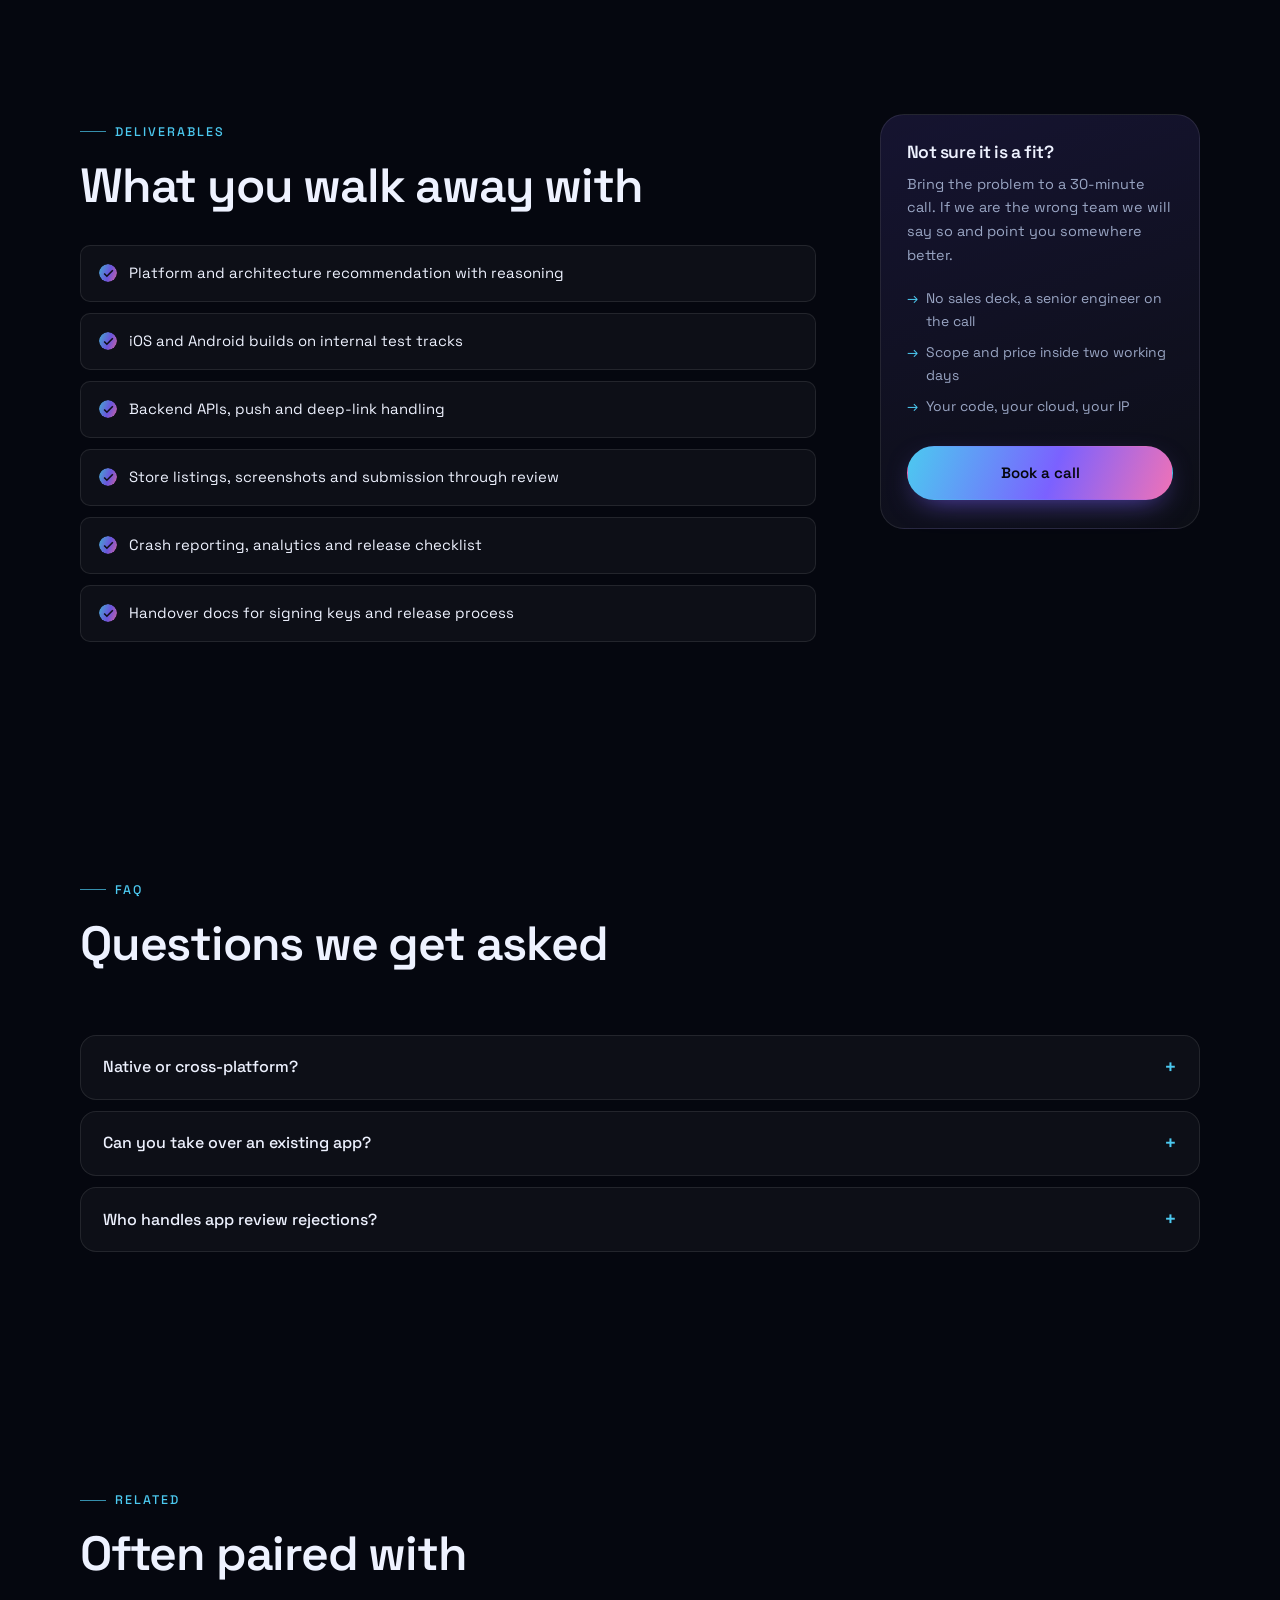
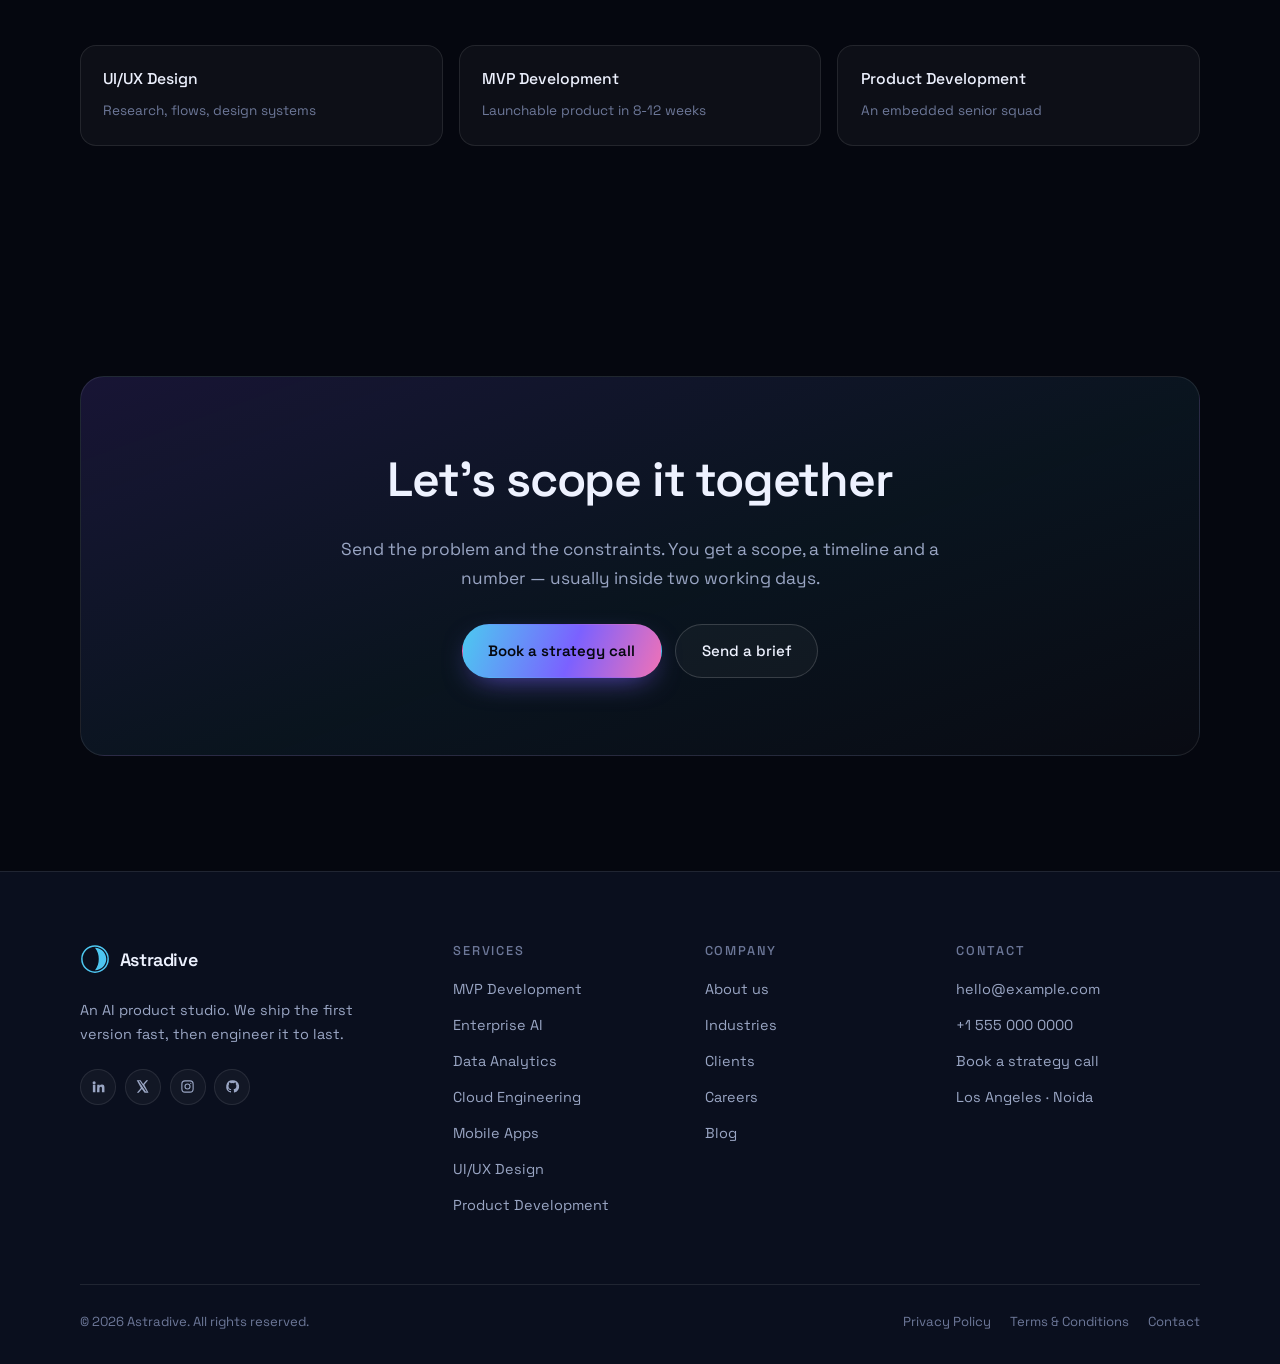
<file: ios-android-app-development.html>
<!DOCTYPE html>
<html lang="en">
<head>
<meta charset="utf-8" />
<meta name="viewport" content="width=device-width, initial-scale=1" />
<title>iOS & Android Apps | Astradive</title>
<meta name="description" content="iOS and Android app development: native and cross-platform builds with offline support, push, deep links and managed store releases." />
<meta name="theme-color" content="#05070f" />
<meta property="og:type" content="website" />
<meta property="og:site_name" content="Astradive" />
<meta property="og:title" content="iOS & Android Apps | Astradive" />
<meta property="og:description" content="iOS and Android app development: native and cross-platform builds with offline support, push, deep links and managed store releases." />
<link rel="icon" href="assets/favicon.svg" type="image/svg+xml" />
<link rel="preconnect" href="https://fonts.googleapis.com" />
<link rel="preconnect" href="https://fonts.gstatic.com" crossorigin />
<link href="https://fonts.googleapis.com/css2?family=Space+Grotesk:wght@400;500;600;700&family=JetBrains+Mono:wght@400;500&display=swap" rel="stylesheet" />
<link rel="stylesheet" href="assets/styles.css" />
<link rel="stylesheet" href="assets/pages.css" />
</head>
<body>
<a href="#main" class="sr-only">Skip to main content</a>

<header class="header" id="header">
  <div class="shell">
    <a class="brand" href="index.html" aria-label="Astradive home">
      <svg class="brand-mark" viewBox="0 0 32 32" fill="none" aria-hidden="true">
        <defs>
          <linearGradient id="bm" x1="0" y1="0" x2="32" y2="32">
            <stop offset="0" stop-color="#4cc9f0" /><stop offset=".55" stop-color="#7b61ff" /><stop offset="1" stop-color="#f072b6" />
          </linearGradient>
        </defs>
        <circle cx="16" cy="16" r="14" stroke="url(#bm)" stroke-width="1.6" />
        <path d="M16 4c6.6 0 12 5.4 12 12s-5.4 12-12 12C19 24 20 20.4 20 16S19 8 16 4Z" fill="url(#bm)" />
        <circle cx="16" cy="16" r="2.6" fill="#05070f" />
      </svg>
      <span>Astradive</span>
    </a>

    <button class="nav-toggle" id="navToggle" aria-expanded="false" aria-controls="nav" aria-label="Toggle navigation"><span></span></button>

    <nav class="nav" id="nav" aria-label="Main">
      <a href="index.html#services">Services</a>
      <a href="index.html#process">Process</a>
      <a href="industries.html">Industries</a>
      <a href="index.html#company">Company</a>
      <a href="careers.html">Careers</a>
      <a href="lets-connect.html" class="btn btn-primary">Let&rsquo;s Talk</a>
    </nav>
  </div>
</header>

<main id="main">
  <section class="page-hero">
    <div class="glow glow-a" aria-hidden="true"></div>
    <div class="shell">
      <nav class="crumbs" aria-label="Breadcrumb">
      <a href="index.html">Home</a>
      <span>/</span>
      <a href="index.html#services">Services</a>
      <span>/</span>
      <b>iOS &amp; Android Apps</b>
      </nav>
      <span class="eyebrow">Service</span>
      <h1>Mobile apps that feel native</h1>
      <p class="lead">One product, both platforms, shared business logic &mdash; with offline behaviour, push, deep links and store releases we handle for you.</p>
      <div class="hero-cta">
        <a href="schedule-meeting.html" class="btn btn-primary">Book a strategy call</a>
        <a href="lets-connect.html" class="btn btn-ghost">Send a brief</a>
      </div>
      <div class="facts reveal">
        <div><b>First build in stores</b><span>6&ndash;10 weeks</span></div>
        <div><b>Approach</b><span>Native or React Native, per case</span></div>
        <div><b>Includes</b><span>Store submission + release ops</span></div>
      </div>
    </div>
  </section>

  <section class="section">
    <div class="shell">
      <header class="section-head reveal"><span class="eyebrow">Capabilities</span><h2>What this engagement covers</h2><p class="lead">Every point below is something we have shipped, not a service line we are willing to try.</p></header>
      <div class="svc-grid">
        <article class="card reveal"><h3>The right platform call</h3><p>React Native when the product is mostly screens and sync; Swift and Kotlin when hardware, performance or platform features lead.</p></article>
<article class="card reveal"><h3>Offline first</h3><p>Local state, queued writes and conflict handling, so a lift or a tunnel does not lose someone's work.</p></article>
<article class="card reveal"><h3>Release engineering</h3><p>Signing, beta tracks, phased rollouts and crash reporting set up once and reused every release.</p></article>
<article class="card reveal"><h3>Design that respects the OS</h3><p>Navigation, gestures and typography that follow platform conventions instead of fighting them.</p></article>
<article class="card reveal"><h3>Backend included</h3><p>APIs, push infrastructure and admin tooling built alongside the app by the same team.</p></article>
      </div>
    </div>
  </section>

  <section class="section">
    <div class="shell two-col">
      <div><header class="section-head reveal" style="margin-bottom:2rem"><span class="eyebrow">Deliverables</span><h2>What you walk away with</h2></header><ul class="checklist reveal">
        <li>Platform and architecture recommendation with reasoning</li>
        <li>iOS and Android builds on internal test tracks</li>
        <li>Backend APIs, push and deep-link handling</li>
        <li>Store listings, screenshots and submission through review</li>
        <li>Crash reporting, analytics and release checklist</li>
        <li>Handover docs for signing keys and release process</li>
      </ul></div>
      <aside class="aside-card reveal">
        <h3>Not sure it is a fit?</h3>
        <p>Bring the problem to a 30-minute call. If we are the wrong team we will say so and point you somewhere better.</p>
        <ul><li>No sales deck, a senior engineer on the call</li><li>Scope and price inside two working days</li><li>Your code, your cloud, your IP</li></ul>
        <a href="schedule-meeting.html" class="btn btn-primary">Book a call</a>
      </aside>
    </div>
  </section>

  <section class="section">
    <div class="shell">
      <header class="section-head reveal"><span class="eyebrow">FAQ</span><h2>Questions we get asked</h2></header>
      <div class="faq reveal">
        <details><summary>Native or cross-platform?</summary><p>We decide from your feature list, not from preference. Heavy media, background hardware or platform-specific UX pushes us native.</p></details>
        <details><summary>Can you take over an existing app?</summary><p>Yes. We start with a codebase audit and a stabilisation sprint before adding features.</p></details>
        <details><summary>Who handles app review rejections?</summary><p>We do, including the resubmission and the back-and-forth with the review team.</p></details>
      </div>
    </div>
  </section>

  <section class="section">
    <div class="shell">
      <header class="section-head reveal"><span class="eyebrow">Related</span><h2>Often paired with</h2></header>
      <div class="related reveal">
        <a href="ui-ux-designing.html"><b>UI/UX Design</b><span>Research, flows, design systems</span></a>
<a href="mvp-development.html"><b>MVP Development</b><span>Launchable product in 8-12 weeks</span></a>
<a href="product-development.html"><b>Product Development</b><span>An embedded senior squad</span></a>
      </div>
    </div>
  </section>

  <section class="section">
    <div class="shell">
      <div class="cta-inner reveal">
        <h2>Let&rsquo;s scope it together</h2>
        <p class="lead" style="text-align:center">Send the problem and the constraints. You get a scope, a timeline and a number &mdash; usually inside two working days.</p>
        <div class="hero-cta">
          <a href="schedule-meeting.html" class="btn btn-primary">Book a strategy call</a>
          <a href="lets-connect.html" class="btn btn-ghost">Send a brief</a>
        </div>
      </div>
    </div>
  </section>
</main>

<footer class="footer">
  <div class="shell">
    <div class="foot-grid">
      <div class="foot-about">
        <a class="brand" href="index.html">
          <svg class="brand-mark" viewBox="0 0 32 32" fill="none" aria-hidden="true">
            <circle cx="16" cy="16" r="14" stroke="url(#bm)" stroke-width="1.6" />
            <path d="M16 4c6.6 0 12 5.4 12 12s-5.4 12-12 12C19 24 20 20.4 20 16S19 8 16 4Z" fill="url(#bm)" />
            <circle cx="16" cy="16" r="2.6" fill="#0a0f1e" />
          </svg>
          <span>Astradive</span>
        </a>
        <p>An AI product studio. We ship the first version fast, then engineer it to last.</p>
        <div class="socials">
          <a href="#" aria-label="LinkedIn"><svg viewBox="0 0 24 24" fill="currentColor" aria-hidden="true"><path d="M4.98 3.5a2.5 2.5 0 1 1 0 5 2.5 2.5 0 0 1 0-5zM3 9h4v12H3zM10 9h3.8v1.7h.05A4.2 4.2 0 0 1 17.6 8.7c3 0 3.9 1.9 3.9 5V21h-4v-6.1c0-1.5-.5-2.5-1.9-2.5-1 0-1.6.7-1.9 1.4-.1.2-.1.6-.1.9V21h-4z"/></svg></a>
          <a href="#" aria-label="X"><svg viewBox="0 0 24 24" fill="currentColor" aria-hidden="true"><path d="M18.2 2H21l-6.1 7L21.6 22h-6.3l-4.3-6.2L5.9 22H3l6.5-7.5L2.7 2H9l4 5.9zm-1 18h1.6L7.8 3.7H6.1z"/></svg></a>
          <a href="#" aria-label="Instagram"><svg viewBox="0 0 24 24" fill="none" stroke="currentColor" stroke-width="1.8" aria-hidden="true"><rect x="3" y="3" width="18" height="18" rx="5"/><circle cx="12" cy="12" r="4"/><circle cx="17.2" cy="6.8" r="1" fill="currentColor" stroke="none"/></svg></a>
          <a href="#" aria-label="GitHub"><svg viewBox="0 0 24 24" fill="currentColor" aria-hidden="true"><path d="M12 2a10 10 0 0 0-3.2 19.5c.5.1.7-.2.7-.5v-1.9c-2.8.6-3.4-1.3-3.4-1.3-.4-1.2-1.1-1.5-1.1-1.5-.9-.6.1-.6.1-.6 1 .1 1.5 1 1.5 1 .9 1.5 2.3 1.1 2.9.8.1-.6.4-1.1.7-1.4-2.2-.2-4.6-1.1-4.6-5 0-1.1.4-2 1-2.7-.1-.3-.4-1.3.1-2.7 0 0 .8-.3 2.7 1a9.4 9.4 0 0 1 5 0c1.9-1.3 2.7-1 2.7-1 .5 1.4.2 2.4.1 2.7.6.7 1 1.6 1 2.7 0 3.9-2.4 4.8-4.6 5 .4.4.7 1 .7 2.1v3c0 .3.2.6.7.5A10 10 0 0 0 12 2z"/></svg></a>
        </div>
      </div>

      <div>
        <h4>Services</h4>
        <ul>
          <li><a href="mvp-development.html">MVP Development</a></li>
          <li><a href="enterprise-ai-solutions.html">Enterprise AI</a></li>
          <li><a href="data-analytics.html">Data Analytics</a></li>
          <li><a href="cloud-engineering.html">Cloud Engineering</a></li>
          <li><a href="ios-android-app-development.html">Mobile Apps</a></li>
          <li><a href="ui-ux-designing.html">UI/UX Design</a></li>
          <li><a href="product-development.html">Product Development</a></li>
        </ul>
      </div>

      <div>
        <h4>Company</h4>
        <ul>
          <li><a href="index.html#company">About us</a></li>
          <li><a href="industries.html">Industries</a></li>
          <li><a href="index.html#work">Clients</a></li>
          <li><a href="careers.html">Careers</a></li>
          <li><a href="blogs.html">Blog</a></li>
        </ul>
      </div>

      <div>
        <h4>Contact</h4>
        <ul>
          <li><a href="mailto:hello@example.com">hello@example.com</a></li>
          <li><a href="tel:+15550000000">+1 555 000 0000</a></li>
          <li><a href="schedule-meeting.html">Book a strategy call</a></li>
          <li><a href="lets-connect.html">Los Angeles &middot; Noida</a></li>
        </ul>
      </div>
    </div>

    <div class="foot-bottom">
      <span>&copy; <span id="year">2026</span> Astradive. All rights reserved.</span>
      <nav aria-label="Legal">
        <a href="privacy-policy.html">Privacy Policy</a>
        <a href="terms-condition.html">Terms &amp; Conditions</a>
        <a href="lets-connect.html">Contact</a>
      </nav>
    </div>
  </div>
</footer>

<script src="assets/app.js" defer></script>
</body>
</html>
</file>
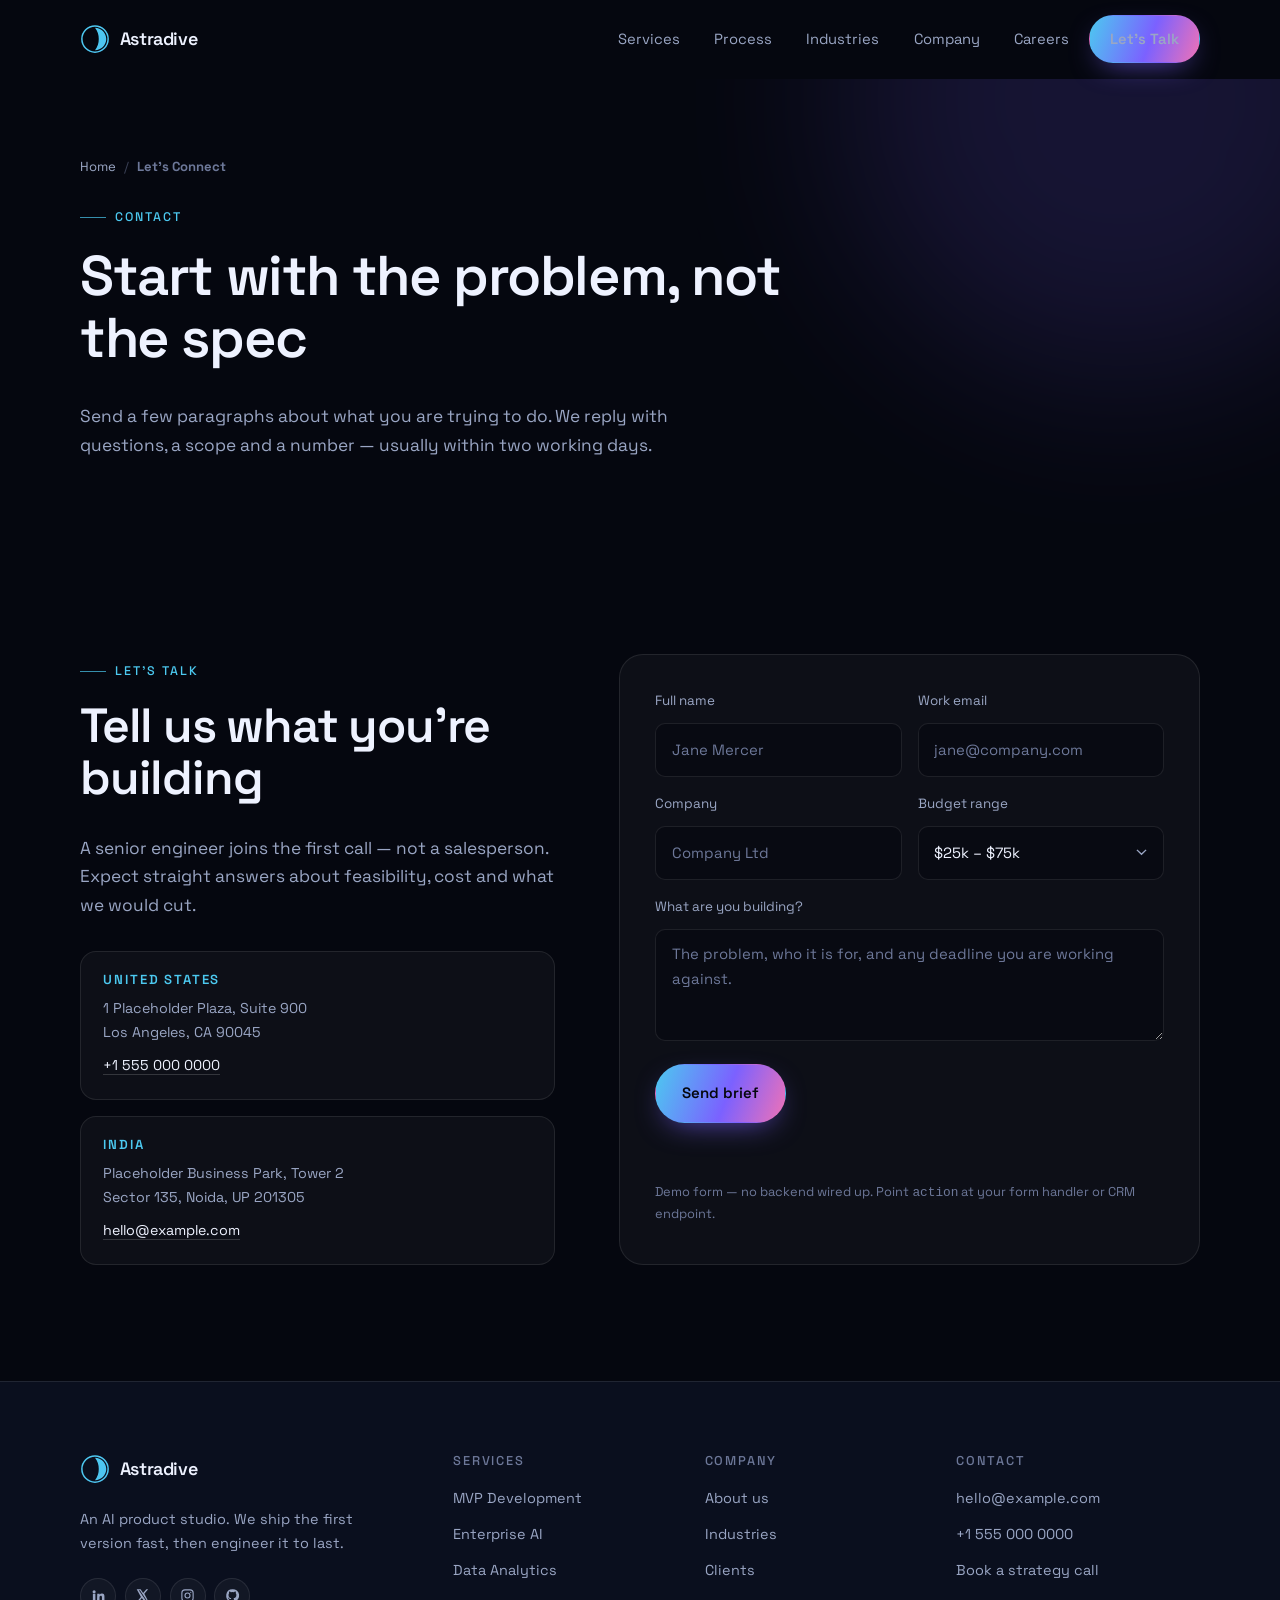
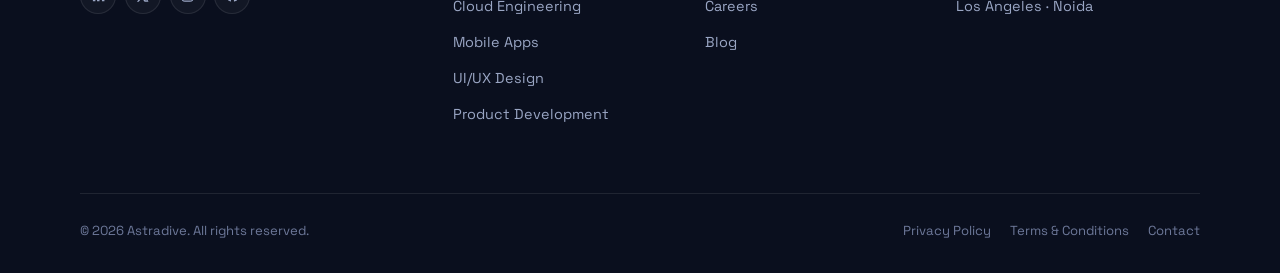
<file: lets-connect.html>
<!DOCTYPE html>
<html lang="en">
<head>
<meta charset="utf-8" />
<meta name="viewport" content="width=device-width, initial-scale=1" />
<title>Let&rsquo;s Connect | Astradive</title>
<meta name="description" content="Send us a brief or book a call. Offices in Los Angeles and Noida." />
<meta name="theme-color" content="#05070f" />
<meta property="og:type" content="website" />
<meta property="og:site_name" content="Astradive" />
<meta property="og:title" content="Let&rsquo;s Connect | Astradive" />
<meta property="og:description" content="Send us a brief or book a call. Offices in Los Angeles and Noida." />
<link rel="icon" href="assets/favicon.svg" type="image/svg+xml" />
<link rel="preconnect" href="https://fonts.googleapis.com" />
<link rel="preconnect" href="https://fonts.gstatic.com" crossorigin />
<link href="https://fonts.googleapis.com/css2?family=Space+Grotesk:wght@400;500;600;700&family=JetBrains+Mono:wght@400;500&display=swap" rel="stylesheet" />
<link rel="stylesheet" href="assets/styles.css" />
<link rel="stylesheet" href="assets/pages.css" />
</head>
<body>
<a href="#main" class="sr-only">Skip to main content</a>

<header class="header" id="header">
  <div class="shell">
    <a class="brand" href="index.html" aria-label="Astradive home">
      <svg class="brand-mark" viewBox="0 0 32 32" fill="none" aria-hidden="true">
        <defs>
          <linearGradient id="bm" x1="0" y1="0" x2="32" y2="32">
            <stop offset="0" stop-color="#4cc9f0" /><stop offset=".55" stop-color="#7b61ff" /><stop offset="1" stop-color="#f072b6" />
          </linearGradient>
        </defs>
        <circle cx="16" cy="16" r="14" stroke="url(#bm)" stroke-width="1.6" />
        <path d="M16 4c6.6 0 12 5.4 12 12s-5.4 12-12 12C19 24 20 20.4 20 16S19 8 16 4Z" fill="url(#bm)" />
        <circle cx="16" cy="16" r="2.6" fill="#05070f" />
      </svg>
      <span>Astradive</span>
    </a>

    <button class="nav-toggle" id="navToggle" aria-expanded="false" aria-controls="nav" aria-label="Toggle navigation"><span></span></button>

    <nav class="nav" id="nav" aria-label="Main">
      <a href="index.html#services">Services</a>
      <a href="index.html#process">Process</a>
      <a href="industries.html">Industries</a>
      <a href="index.html#company">Company</a>
      <a href="careers.html">Careers</a>
      <a href="lets-connect.html" class="btn btn-primary">Let&rsquo;s Talk</a>
    </nav>
  </div>
</header>

<main id="main">
  <section class="page-hero">
    <div class="glow glow-a" aria-hidden="true"></div>
    <div class="shell">
      <nav class="crumbs" aria-label="Breadcrumb">
      <a href="index.html">Home</a>
      <span>/</span>
      <b>Let&rsquo;s Connect</b>
      </nav>
      <span class="eyebrow">Contact</span>
      <h1>Start with the problem, not the spec</h1>
      <p class="lead">Send a few paragraphs about what you are trying to do. We reply with questions, a scope and a number &mdash; usually within two working days.</p>
      
    </div>
  </section>

  <section class="section">
    <div class="shell contact-grid">
      <div class="reveal"><span class="eyebrow">Let&rsquo;s talk</span><h2>Tell us what you&rsquo;re building</h2><p class="lead">A senior engineer joins the first call &mdash; not a salesperson. Expect straight answers about feasibility, cost and what we would cut.</p><div class="offices">
        <div class="office">
          <h3>United States</h3>
          <p>1 Placeholder Plaza, Suite 900<br />Los Angeles, CA 90045</p>
          <a href="tel:+15550000000">+1 555 000 0000</a>
        </div>
        <div class="office">
          <h3>India</h3>
          <p>Placeholder Business Park, Tower 2<br />Sector 135, Noida, UP 201305</p>
          <a href="mailto:hello@example.com">hello@example.com</a>
        </div>
      </div></div>
      <form id="contactForm" novalidate>
        <div class="row">
          <label>Full name<input type="text" name="name" placeholder="Jane Mercer" required /></label>
          <label>Work email<input type="email" name="email" placeholder="jane@company.com" required /></label>
        </div>
        <div class="row">
          <label>Company<input type="text" name="company" placeholder="Company Ltd" /></label>
          <label>Budget range
            <select name="budget">
              <option>Under $25k</option>
              <option selected>$25k &ndash; $75k</option>
              <option>$75k &ndash; $150k</option>
              <option>$150k+</option>
            </select>
          </label>
        </div>
        <label>What are you building?<textarea name="brief" placeholder="The problem, who it is for, and any deadline you are working against." required></textarea></label>
        <button type="submit" class="btn btn-primary">Send brief</button>
        <p class="form-status" id="formStatus" role="status"></p>
        <p class="form-note">Demo form &mdash; no backend wired up. Point <code>action</code> at your form handler or CRM endpoint.</p>
      </form>
    </div>
  </section>
</main>

<footer class="footer">
  <div class="shell">
    <div class="foot-grid">
      <div class="foot-about">
        <a class="brand" href="index.html">
          <svg class="brand-mark" viewBox="0 0 32 32" fill="none" aria-hidden="true">
            <circle cx="16" cy="16" r="14" stroke="url(#bm)" stroke-width="1.6" />
            <path d="M16 4c6.6 0 12 5.4 12 12s-5.4 12-12 12C19 24 20 20.4 20 16S19 8 16 4Z" fill="url(#bm)" />
            <circle cx="16" cy="16" r="2.6" fill="#0a0f1e" />
          </svg>
          <span>Astradive</span>
        </a>
        <p>An AI product studio. We ship the first version fast, then engineer it to last.</p>
        <div class="socials">
          <a href="#" aria-label="LinkedIn"><svg viewBox="0 0 24 24" fill="currentColor" aria-hidden="true"><path d="M4.98 3.5a2.5 2.5 0 1 1 0 5 2.5 2.5 0 0 1 0-5zM3 9h4v12H3zM10 9h3.8v1.7h.05A4.2 4.2 0 0 1 17.6 8.7c3 0 3.9 1.9 3.9 5V21h-4v-6.1c0-1.5-.5-2.5-1.9-2.5-1 0-1.6.7-1.9 1.4-.1.2-.1.6-.1.9V21h-4z"/></svg></a>
          <a href="#" aria-label="X"><svg viewBox="0 0 24 24" fill="currentColor" aria-hidden="true"><path d="M18.2 2H21l-6.1 7L21.6 22h-6.3l-4.3-6.2L5.9 22H3l6.5-7.5L2.7 2H9l4 5.9zm-1 18h1.6L7.8 3.7H6.1z"/></svg></a>
          <a href="#" aria-label="Instagram"><svg viewBox="0 0 24 24" fill="none" stroke="currentColor" stroke-width="1.8" aria-hidden="true"><rect x="3" y="3" width="18" height="18" rx="5"/><circle cx="12" cy="12" r="4"/><circle cx="17.2" cy="6.8" r="1" fill="currentColor" stroke="none"/></svg></a>
          <a href="#" aria-label="GitHub"><svg viewBox="0 0 24 24" fill="currentColor" aria-hidden="true"><path d="M12 2a10 10 0 0 0-3.2 19.5c.5.1.7-.2.7-.5v-1.9c-2.8.6-3.4-1.3-3.4-1.3-.4-1.2-1.1-1.5-1.1-1.5-.9-.6.1-.6.1-.6 1 .1 1.5 1 1.5 1 .9 1.5 2.3 1.1 2.9.8.1-.6.4-1.1.7-1.4-2.2-.2-4.6-1.1-4.6-5 0-1.1.4-2 1-2.7-.1-.3-.4-1.3.1-2.7 0 0 .8-.3 2.7 1a9.4 9.4 0 0 1 5 0c1.9-1.3 2.7-1 2.7-1 .5 1.4.2 2.4.1 2.7.6.7 1 1.6 1 2.7 0 3.9-2.4 4.8-4.6 5 .4.4.7 1 .7 2.1v3c0 .3.2.6.7.5A10 10 0 0 0 12 2z"/></svg></a>
        </div>
      </div>

      <div>
        <h4>Services</h4>
        <ul>
          <li><a href="mvp-development.html">MVP Development</a></li>
          <li><a href="enterprise-ai-solutions.html">Enterprise AI</a></li>
          <li><a href="data-analytics.html">Data Analytics</a></li>
          <li><a href="cloud-engineering.html">Cloud Engineering</a></li>
          <li><a href="ios-android-app-development.html">Mobile Apps</a></li>
          <li><a href="ui-ux-designing.html">UI/UX Design</a></li>
          <li><a href="product-development.html">Product Development</a></li>
        </ul>
      </div>

      <div>
        <h4>Company</h4>
        <ul>
          <li><a href="index.html#company">About us</a></li>
          <li><a href="industries.html">Industries</a></li>
          <li><a href="index.html#work">Clients</a></li>
          <li><a href="careers.html">Careers</a></li>
          <li><a href="blogs.html">Blog</a></li>
        </ul>
      </div>

      <div>
        <h4>Contact</h4>
        <ul>
          <li><a href="mailto:hello@example.com">hello@example.com</a></li>
          <li><a href="tel:+15550000000">+1 555 000 0000</a></li>
          <li><a href="schedule-meeting.html">Book a strategy call</a></li>
          <li><a href="lets-connect.html">Los Angeles &middot; Noida</a></li>
        </ul>
      </div>
    </div>

    <div class="foot-bottom">
      <span>&copy; <span id="year">2026</span> Astradive. All rights reserved.</span>
      <nav aria-label="Legal">
        <a href="privacy-policy.html">Privacy Policy</a>
        <a href="terms-condition.html">Terms &amp; Conditions</a>
        <a href="lets-connect.html">Contact</a>
      </nav>
    </div>
  </div>
</footer>

<script src="assets/app.js" defer></script>
</body>
</html>
</file>
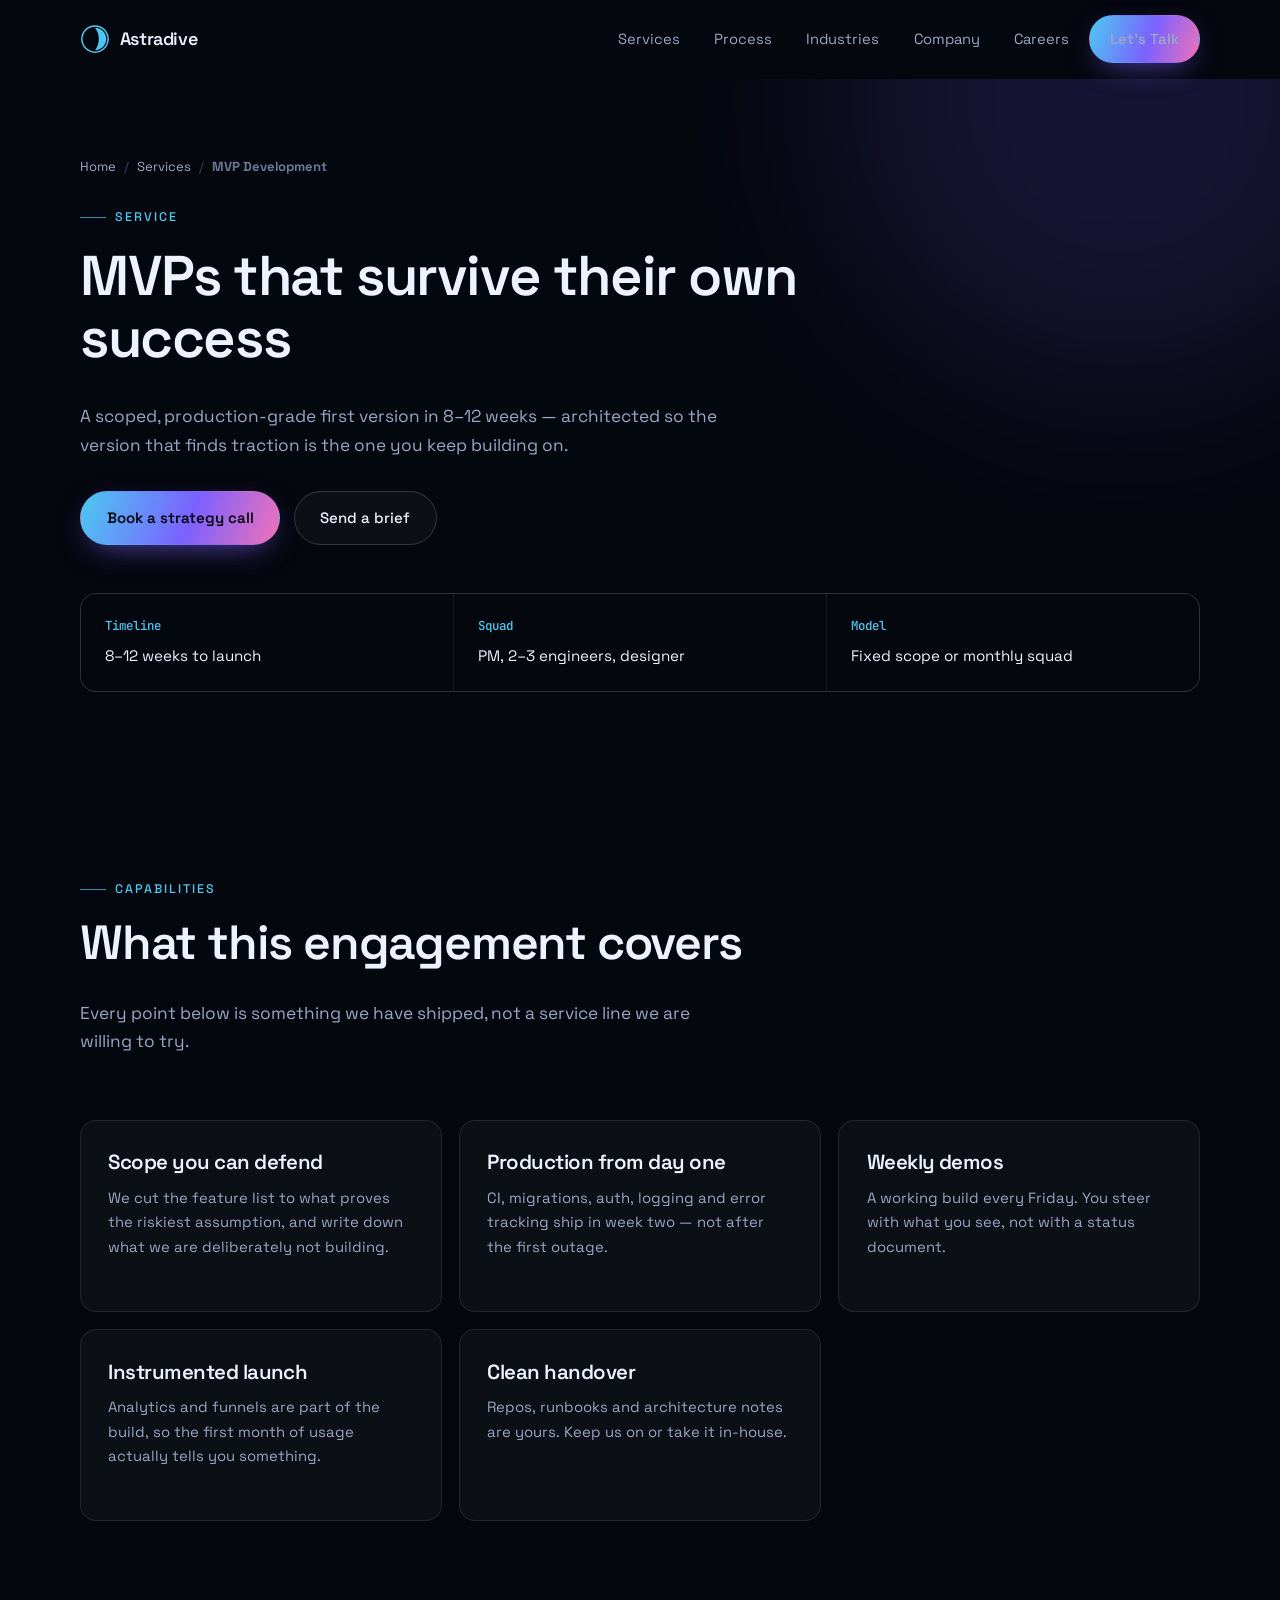
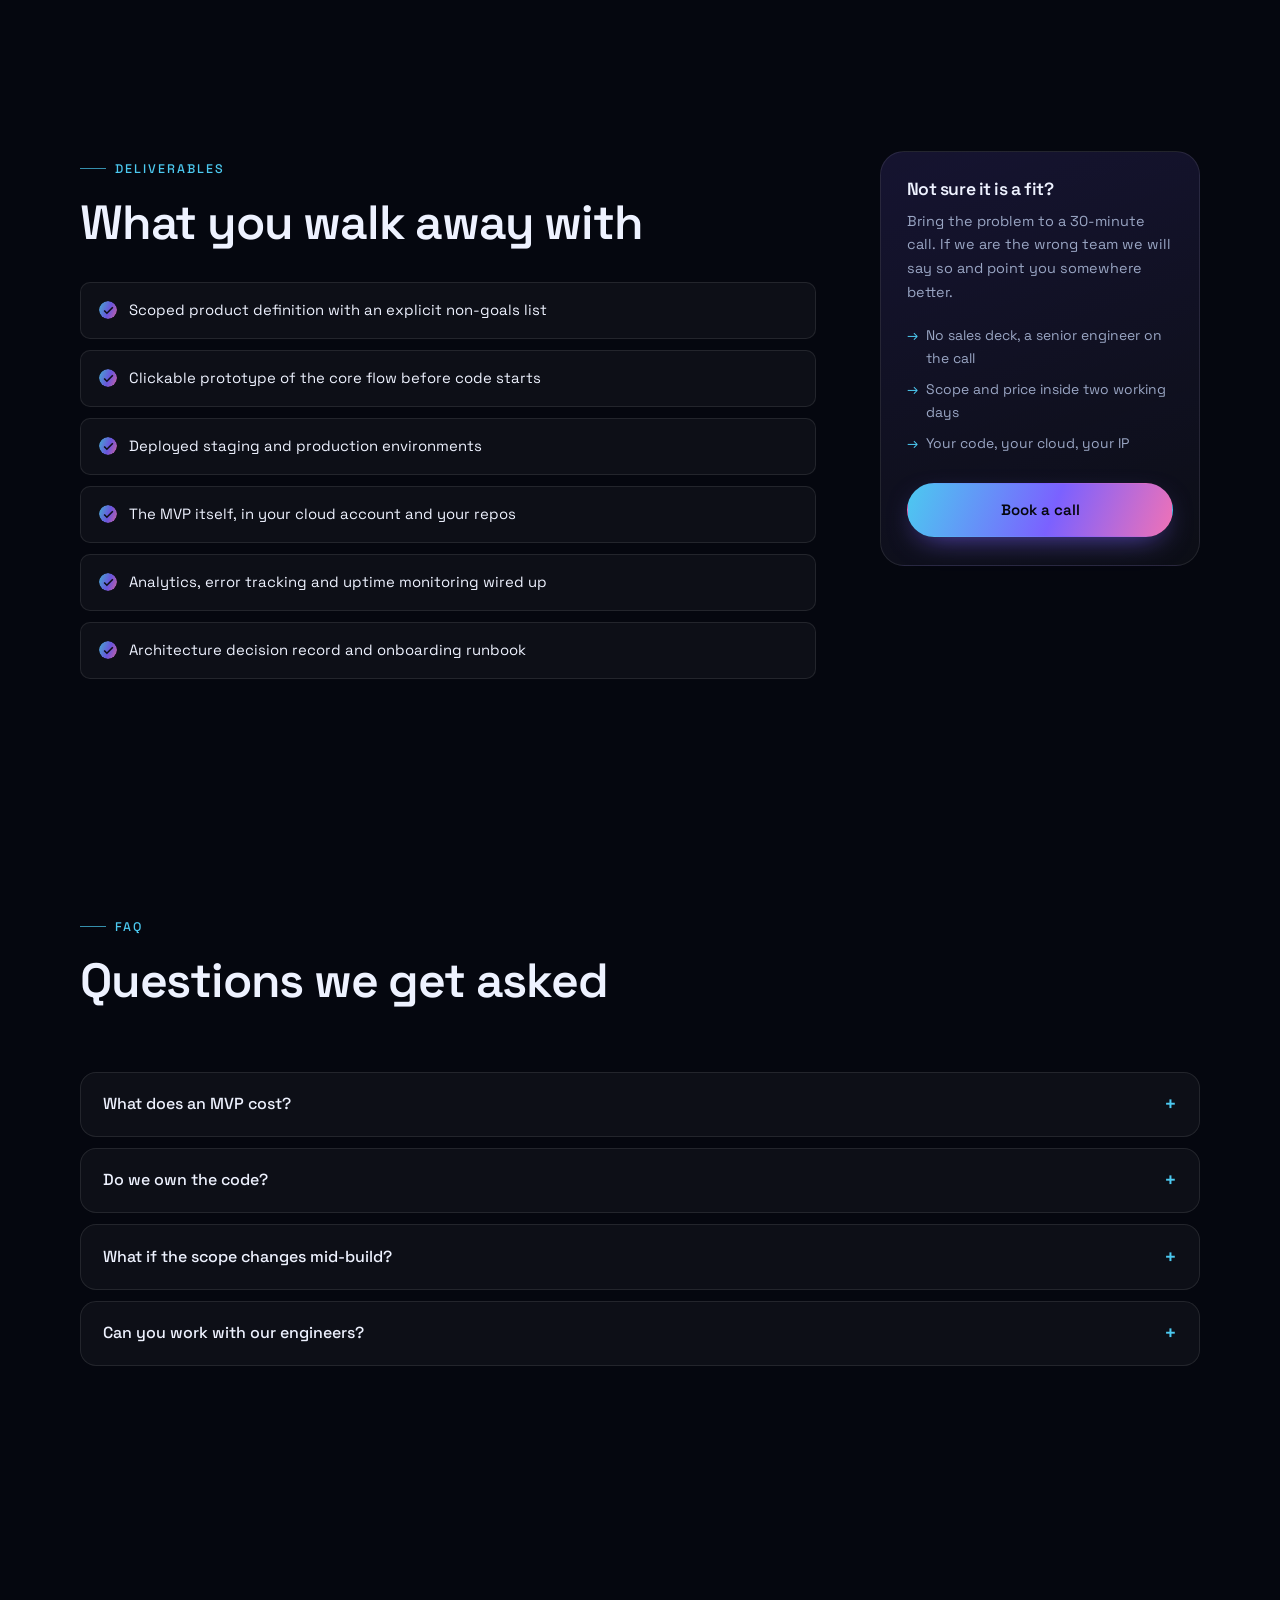
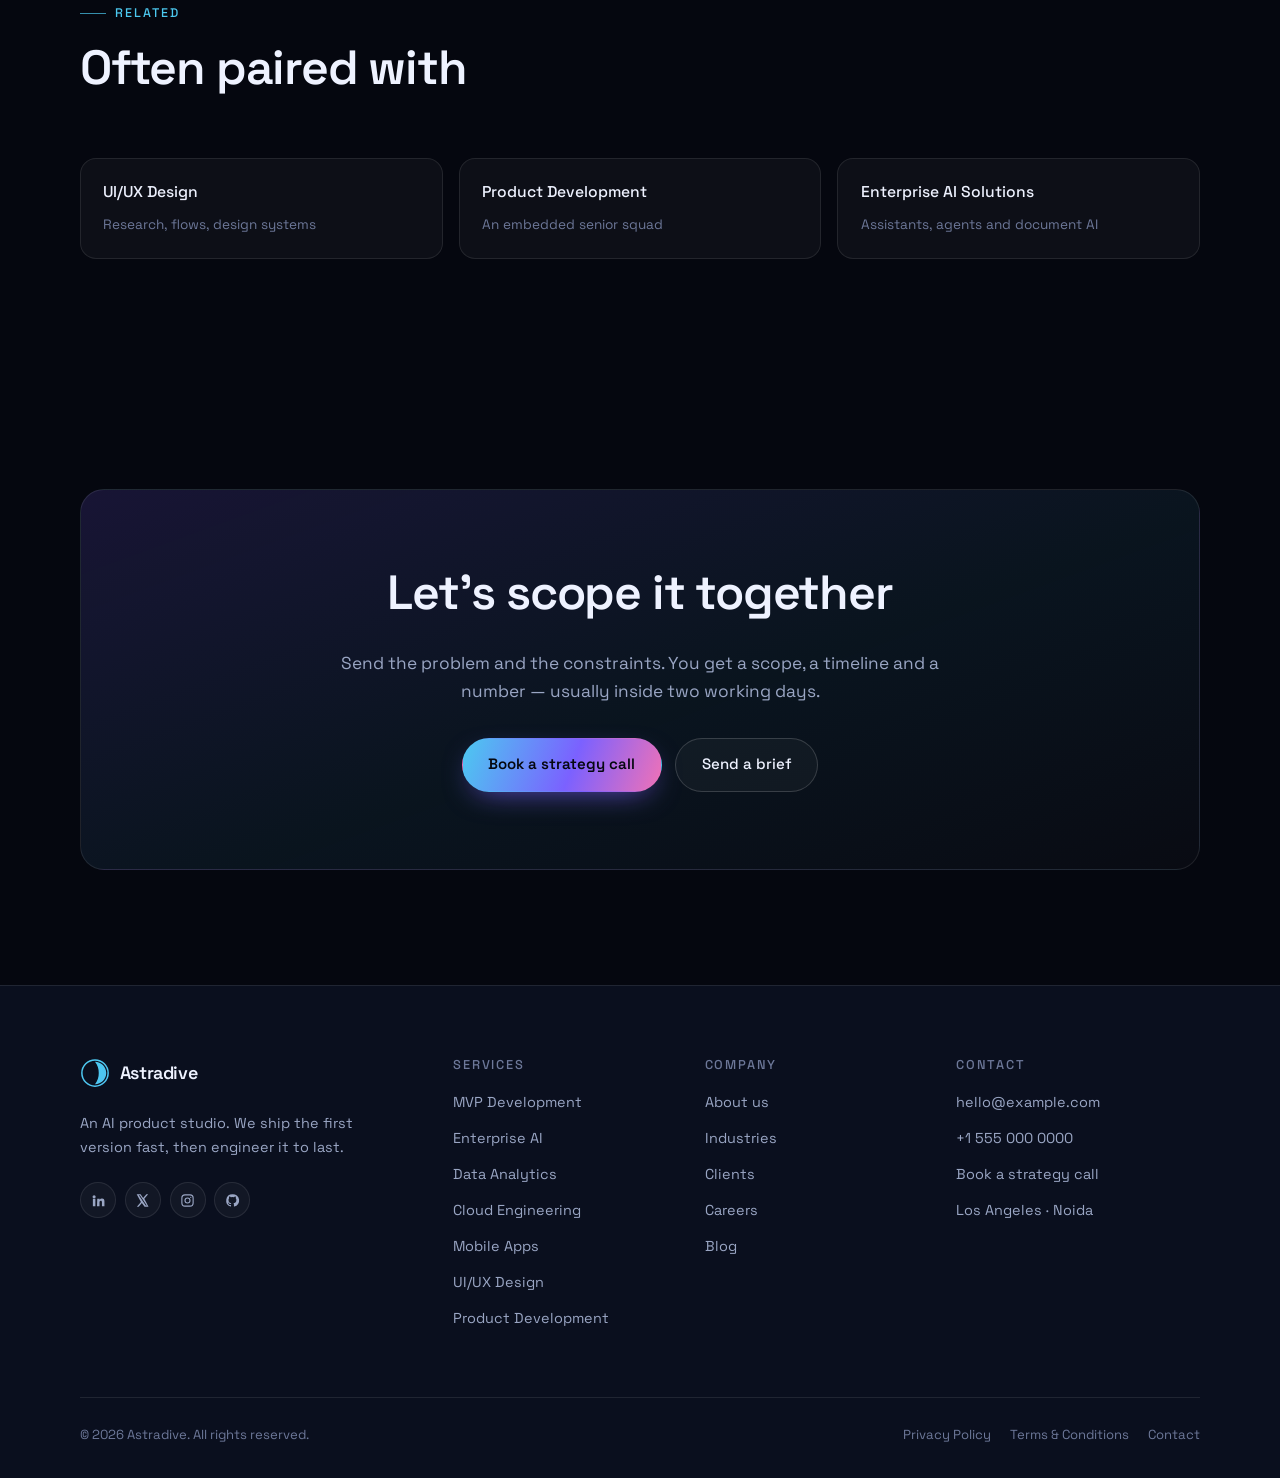
<file: mvp-development.html>
<!DOCTYPE html>
<html lang="en">
<head>
<meta charset="utf-8" />
<meta name="viewport" content="width=device-width, initial-scale=1" />
<title>MVP Development | Astradive</title>
<meta name="description" content="MVP development in 8-12 weeks: scoped discovery, production architecture, weekly demos and a launch you can build on." />
<meta name="theme-color" content="#05070f" />
<meta property="og:type" content="website" />
<meta property="og:site_name" content="Astradive" />
<meta property="og:title" content="MVP Development | Astradive" />
<meta property="og:description" content="MVP development in 8-12 weeks: scoped discovery, production architecture, weekly demos and a launch you can build on." />
<link rel="icon" href="assets/favicon.svg" type="image/svg+xml" />
<link rel="preconnect" href="https://fonts.googleapis.com" />
<link rel="preconnect" href="https://fonts.gstatic.com" crossorigin />
<link href="https://fonts.googleapis.com/css2?family=Space+Grotesk:wght@400;500;600;700&family=JetBrains+Mono:wght@400;500&display=swap" rel="stylesheet" />
<link rel="stylesheet" href="assets/styles.css" />
<link rel="stylesheet" href="assets/pages.css" />
</head>
<body>
<a href="#main" class="sr-only">Skip to main content</a>

<header class="header" id="header">
  <div class="shell">
    <a class="brand" href="index.html" aria-label="Astradive home">
      <svg class="brand-mark" viewBox="0 0 32 32" fill="none" aria-hidden="true">
        <defs>
          <linearGradient id="bm" x1="0" y1="0" x2="32" y2="32">
            <stop offset="0" stop-color="#4cc9f0" /><stop offset=".55" stop-color="#7b61ff" /><stop offset="1" stop-color="#f072b6" />
          </linearGradient>
        </defs>
        <circle cx="16" cy="16" r="14" stroke="url(#bm)" stroke-width="1.6" />
        <path d="M16 4c6.6 0 12 5.4 12 12s-5.4 12-12 12C19 24 20 20.4 20 16S19 8 16 4Z" fill="url(#bm)" />
        <circle cx="16" cy="16" r="2.6" fill="#05070f" />
      </svg>
      <span>Astradive</span>
    </a>

    <button class="nav-toggle" id="navToggle" aria-expanded="false" aria-controls="nav" aria-label="Toggle navigation"><span></span></button>

    <nav class="nav" id="nav" aria-label="Main">
      <a href="index.html#services">Services</a>
      <a href="index.html#process">Process</a>
      <a href="industries.html">Industries</a>
      <a href="index.html#company">Company</a>
      <a href="careers.html">Careers</a>
      <a href="lets-connect.html" class="btn btn-primary">Let&rsquo;s Talk</a>
    </nav>
  </div>
</header>

<main id="main">
  <section class="page-hero">
    <div class="glow glow-a" aria-hidden="true"></div>
    <div class="shell">
      <nav class="crumbs" aria-label="Breadcrumb">
      <a href="index.html">Home</a>
      <span>/</span>
      <a href="index.html#services">Services</a>
      <span>/</span>
      <b>MVP Development</b>
      </nav>
      <span class="eyebrow">Service</span>
      <h1>MVPs that survive their own success</h1>
      <p class="lead">A scoped, production-grade first version in 8&ndash;12 weeks &mdash; architected so the version that finds traction is the one you keep building on.</p>
      <div class="hero-cta">
        <a href="schedule-meeting.html" class="btn btn-primary">Book a strategy call</a>
        <a href="lets-connect.html" class="btn btn-ghost">Send a brief</a>
      </div>
      <div class="facts reveal">
        <div><b>Timeline</b><span>8&ndash;12 weeks to launch</span></div>
        <div><b>Squad</b><span>PM, 2&ndash;3 engineers, designer</span></div>
        <div><b>Model</b><span>Fixed scope or monthly squad</span></div>
      </div>
    </div>
  </section>

  <section class="section">
    <div class="shell">
      <header class="section-head reveal"><span class="eyebrow">Capabilities</span><h2>What this engagement covers</h2><p class="lead">Every point below is something we have shipped, not a service line we are willing to try.</p></header>
      <div class="svc-grid">
        <article class="card reveal"><h3>Scope you can defend</h3><p>We cut the feature list to what proves the riskiest assumption, and write down what we are deliberately not building.</p></article>
<article class="card reveal"><h3>Production from day one</h3><p>CI, migrations, auth, logging and error tracking ship in week two &mdash; not after the first outage.</p></article>
<article class="card reveal"><h3>Weekly demos</h3><p>A working build every Friday. You steer with what you see, not with a status document.</p></article>
<article class="card reveal"><h3>Instrumented launch</h3><p>Analytics and funnels are part of the build, so the first month of usage actually tells you something.</p></article>
<article class="card reveal"><h3>Clean handover</h3><p>Repos, runbooks and architecture notes are yours. Keep us on or take it in-house.</p></article>
      </div>
    </div>
  </section>

  <section class="section">
    <div class="shell two-col">
      <div><header class="section-head reveal" style="margin-bottom:2rem"><span class="eyebrow">Deliverables</span><h2>What you walk away with</h2></header><ul class="checklist reveal">
        <li>Scoped product definition with an explicit non-goals list</li>
        <li>Clickable prototype of the core flow before code starts</li>
        <li>Deployed staging and production environments</li>
        <li>The MVP itself, in your cloud account and your repos</li>
        <li>Analytics, error tracking and uptime monitoring wired up</li>
        <li>Architecture decision record and onboarding runbook</li>
      </ul></div>
      <aside class="aside-card reveal">
        <h3>Not sure it is a fit?</h3>
        <p>Bring the problem to a 30-minute call. If we are the wrong team we will say so and point you somewhere better.</p>
        <ul><li>No sales deck, a senior engineer on the call</li><li>Scope and price inside two working days</li><li>Your code, your cloud, your IP</li></ul>
        <a href="schedule-meeting.html" class="btn btn-primary">Book a call</a>
      </aside>
    </div>
  </section>

  <section class="section">
    <div class="shell">
      <header class="section-head reveal"><span class="eyebrow">FAQ</span><h2>Questions we get asked</h2></header>
      <div class="faq reveal">
        <details><summary>What does an MVP cost?</summary><p>Most land between $40k and $120k depending on integrations, compliance and whether design starts from scratch. You get a fixed number after the scoping session, not a range.</p></details>
        <details><summary>Do we own the code?</summary><p>Yes &mdash; repos, infrastructure and IP are yours from the first commit, in your accounts.</p></details>
        <details><summary>What if the scope changes mid-build?</summary><p>Expected. We re-cut the backlog at every sprint boundary and tell you plainly what a change costs in days.</p></details>
        <details><summary>Can you work with our engineers?</summary><p>Often the best setup. We pair with your team and hand over gradually rather than building in a silo.</p></details>
      </div>
    </div>
  </section>

  <section class="section">
    <div class="shell">
      <header class="section-head reveal"><span class="eyebrow">Related</span><h2>Often paired with</h2></header>
      <div class="related reveal">
        <a href="ui-ux-designing.html"><b>UI/UX Design</b><span>Research, flows, design systems</span></a>
<a href="product-development.html"><b>Product Development</b><span>An embedded senior squad</span></a>
<a href="enterprise-ai-solutions.html"><b>Enterprise AI Solutions</b><span>Assistants, agents and document AI</span></a>
      </div>
    </div>
  </section>

  <section class="section">
    <div class="shell">
      <div class="cta-inner reveal">
        <h2>Let&rsquo;s scope it together</h2>
        <p class="lead" style="text-align:center">Send the problem and the constraints. You get a scope, a timeline and a number &mdash; usually inside two working days.</p>
        <div class="hero-cta">
          <a href="schedule-meeting.html" class="btn btn-primary">Book a strategy call</a>
          <a href="lets-connect.html" class="btn btn-ghost">Send a brief</a>
        </div>
      </div>
    </div>
  </section>
</main>

<footer class="footer">
  <div class="shell">
    <div class="foot-grid">
      <div class="foot-about">
        <a class="brand" href="index.html">
          <svg class="brand-mark" viewBox="0 0 32 32" fill="none" aria-hidden="true">
            <circle cx="16" cy="16" r="14" stroke="url(#bm)" stroke-width="1.6" />
            <path d="M16 4c6.6 0 12 5.4 12 12s-5.4 12-12 12C19 24 20 20.4 20 16S19 8 16 4Z" fill="url(#bm)" />
            <circle cx="16" cy="16" r="2.6" fill="#0a0f1e" />
          </svg>
          <span>Astradive</span>
        </a>
        <p>An AI product studio. We ship the first version fast, then engineer it to last.</p>
        <div class="socials">
          <a href="#" aria-label="LinkedIn"><svg viewBox="0 0 24 24" fill="currentColor" aria-hidden="true"><path d="M4.98 3.5a2.5 2.5 0 1 1 0 5 2.5 2.5 0 0 1 0-5zM3 9h4v12H3zM10 9h3.8v1.7h.05A4.2 4.2 0 0 1 17.6 8.7c3 0 3.9 1.9 3.9 5V21h-4v-6.1c0-1.5-.5-2.5-1.9-2.5-1 0-1.6.7-1.9 1.4-.1.2-.1.6-.1.9V21h-4z"/></svg></a>
          <a href="#" aria-label="X"><svg viewBox="0 0 24 24" fill="currentColor" aria-hidden="true"><path d="M18.2 2H21l-6.1 7L21.6 22h-6.3l-4.3-6.2L5.9 22H3l6.5-7.5L2.7 2H9l4 5.9zm-1 18h1.6L7.8 3.7H6.1z"/></svg></a>
          <a href="#" aria-label="Instagram"><svg viewBox="0 0 24 24" fill="none" stroke="currentColor" stroke-width="1.8" aria-hidden="true"><rect x="3" y="3" width="18" height="18" rx="5"/><circle cx="12" cy="12" r="4"/><circle cx="17.2" cy="6.8" r="1" fill="currentColor" stroke="none"/></svg></a>
          <a href="#" aria-label="GitHub"><svg viewBox="0 0 24 24" fill="currentColor" aria-hidden="true"><path d="M12 2a10 10 0 0 0-3.2 19.5c.5.1.7-.2.7-.5v-1.9c-2.8.6-3.4-1.3-3.4-1.3-.4-1.2-1.1-1.5-1.1-1.5-.9-.6.1-.6.1-.6 1 .1 1.5 1 1.5 1 .9 1.5 2.3 1.1 2.9.8.1-.6.4-1.1.7-1.4-2.2-.2-4.6-1.1-4.6-5 0-1.1.4-2 1-2.7-.1-.3-.4-1.3.1-2.7 0 0 .8-.3 2.7 1a9.4 9.4 0 0 1 5 0c1.9-1.3 2.7-1 2.7-1 .5 1.4.2 2.4.1 2.7.6.7 1 1.6 1 2.7 0 3.9-2.4 4.8-4.6 5 .4.4.7 1 .7 2.1v3c0 .3.2.6.7.5A10 10 0 0 0 12 2z"/></svg></a>
        </div>
      </div>

      <div>
        <h4>Services</h4>
        <ul>
          <li><a href="mvp-development.html">MVP Development</a></li>
          <li><a href="enterprise-ai-solutions.html">Enterprise AI</a></li>
          <li><a href="data-analytics.html">Data Analytics</a></li>
          <li><a href="cloud-engineering.html">Cloud Engineering</a></li>
          <li><a href="ios-android-app-development.html">Mobile Apps</a></li>
          <li><a href="ui-ux-designing.html">UI/UX Design</a></li>
          <li><a href="product-development.html">Product Development</a></li>
        </ul>
      </div>

      <div>
        <h4>Company</h4>
        <ul>
          <li><a href="index.html#company">About us</a></li>
          <li><a href="industries.html">Industries</a></li>
          <li><a href="index.html#work">Clients</a></li>
          <li><a href="careers.html">Careers</a></li>
          <li><a href="blogs.html">Blog</a></li>
        </ul>
      </div>

      <div>
        <h4>Contact</h4>
        <ul>
          <li><a href="mailto:hello@example.com">hello@example.com</a></li>
          <li><a href="tel:+15550000000">+1 555 000 0000</a></li>
          <li><a href="schedule-meeting.html">Book a strategy call</a></li>
          <li><a href="lets-connect.html">Los Angeles &middot; Noida</a></li>
        </ul>
      </div>
    </div>

    <div class="foot-bottom">
      <span>&copy; <span id="year">2026</span> Astradive. All rights reserved.</span>
      <nav aria-label="Legal">
        <a href="privacy-policy.html">Privacy Policy</a>
        <a href="terms-condition.html">Terms &amp; Conditions</a>
        <a href="lets-connect.html">Contact</a>
      </nav>
    </div>
  </div>
</footer>

<script src="assets/app.js" defer></script>
</body>
</html>
</file>
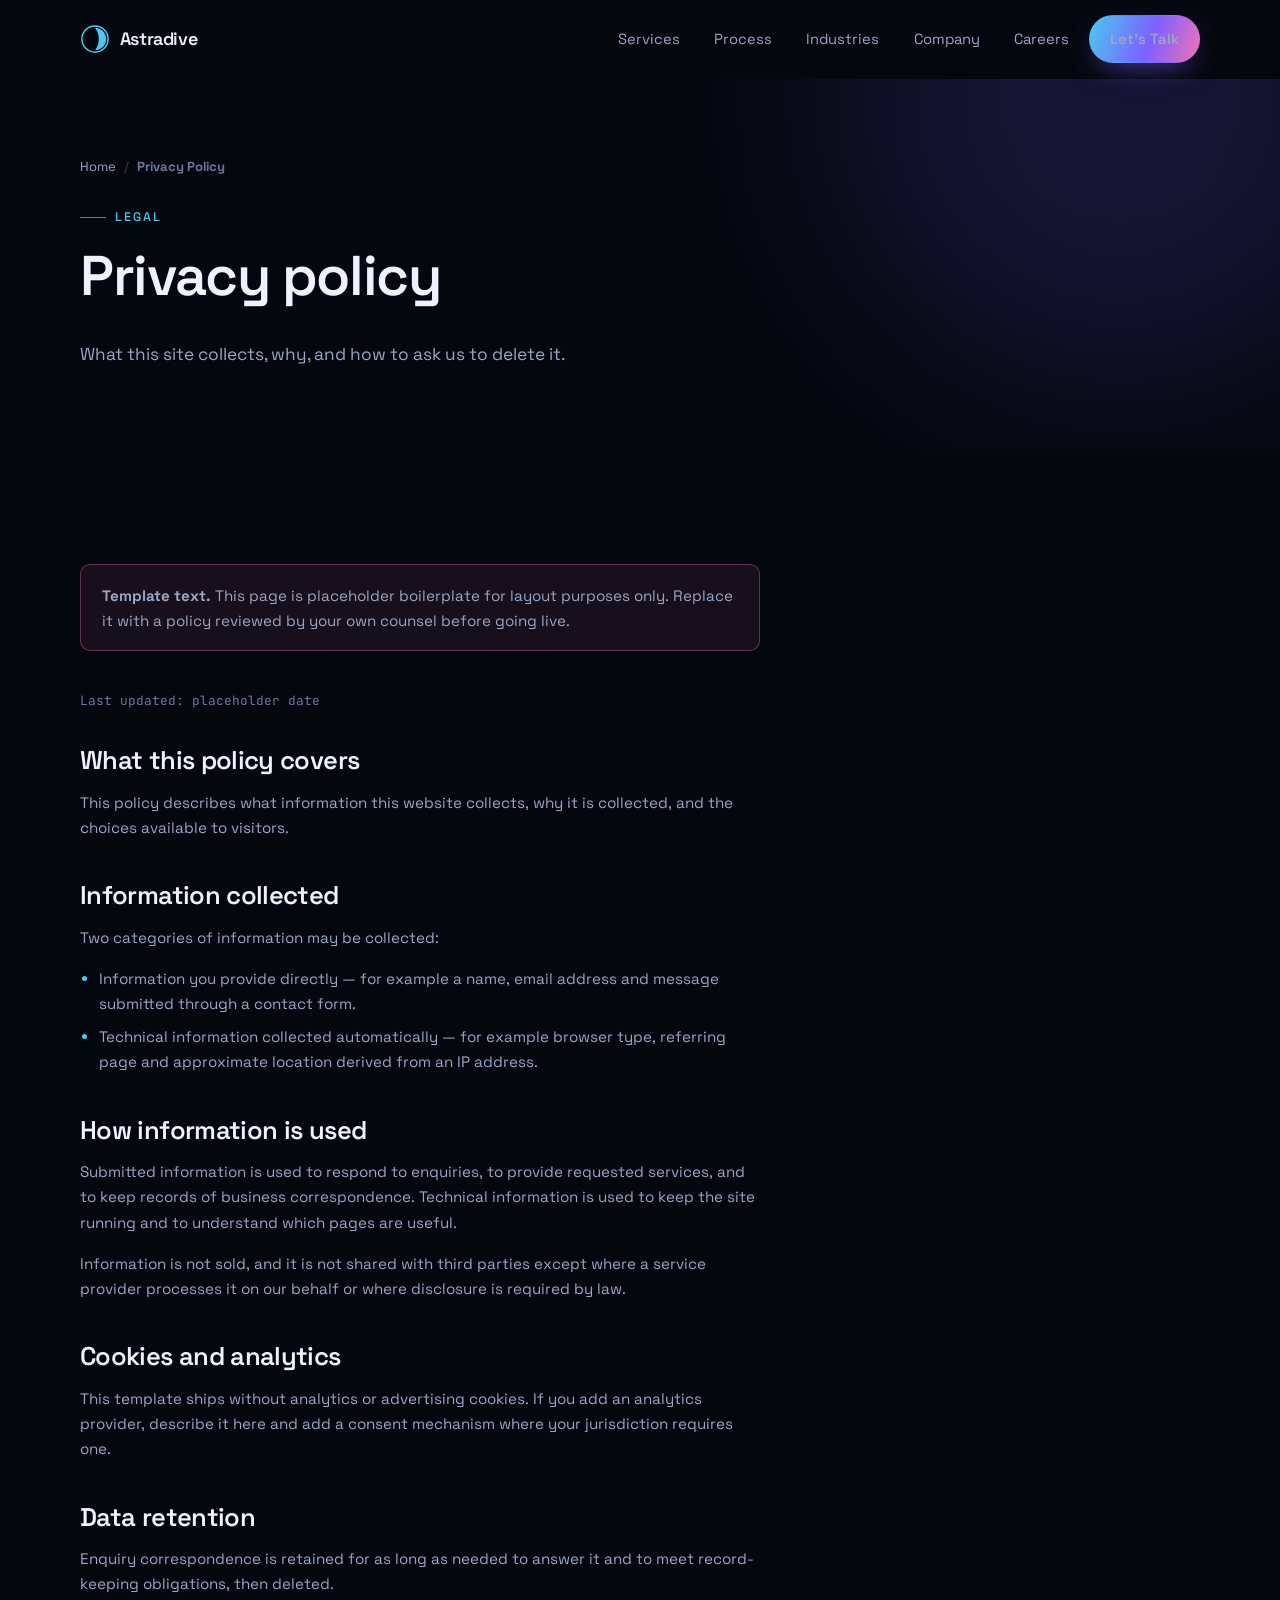
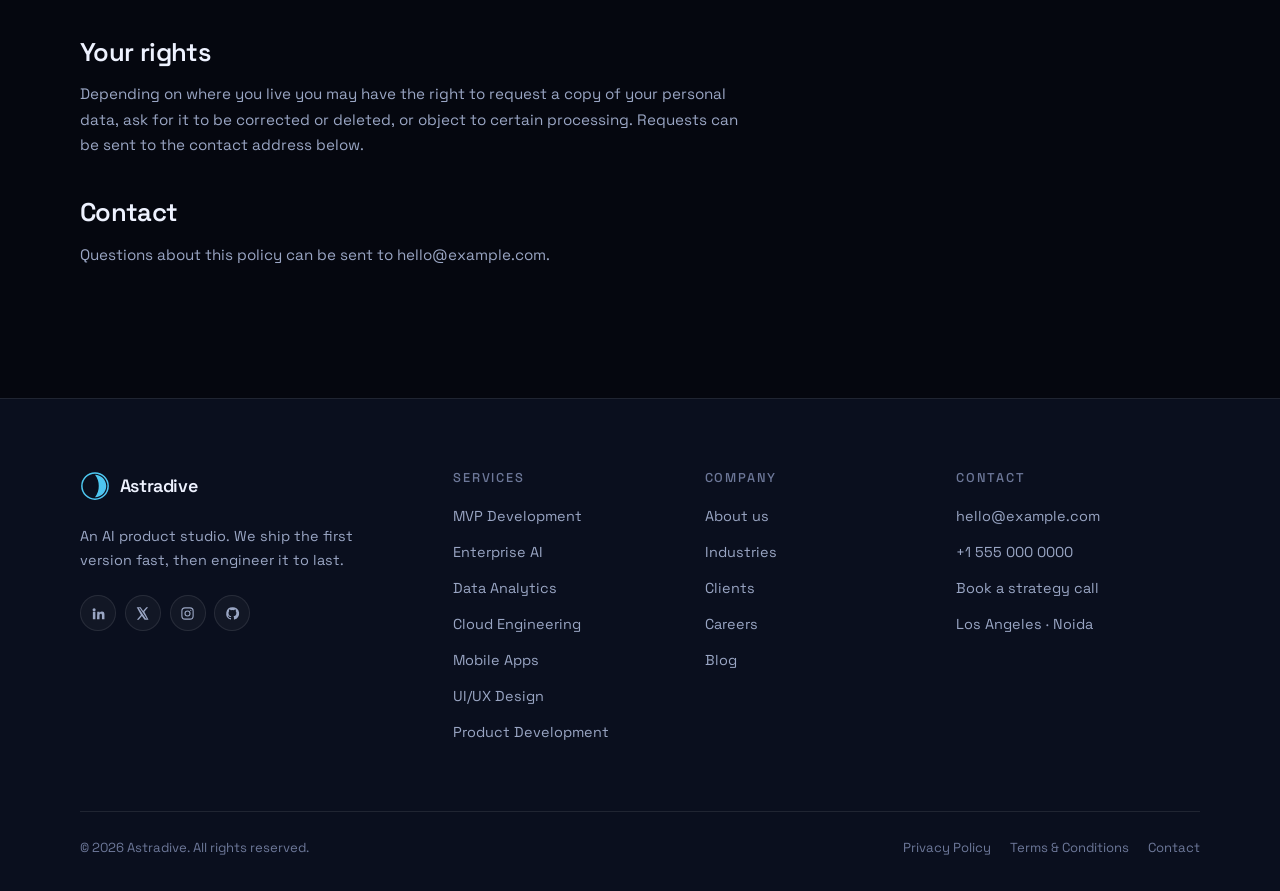
<file: privacy-policy.html>
<!DOCTYPE html>
<html lang="en">
<head>
<meta charset="utf-8" />
<meta name="viewport" content="width=device-width, initial-scale=1" />
<title>Privacy Policy | Astradive</title>
<meta name="description" content="Privacy Policy for the Astradive website template." />
<meta name="theme-color" content="#05070f" />
<meta property="og:type" content="website" />
<meta property="og:site_name" content="Astradive" />
<meta property="og:title" content="Privacy Policy | Astradive" />
<meta property="og:description" content="Privacy Policy for the Astradive website template." />
<link rel="icon" href="assets/favicon.svg" type="image/svg+xml" />
<link rel="preconnect" href="https://fonts.googleapis.com" />
<link rel="preconnect" href="https://fonts.gstatic.com" crossorigin />
<link href="https://fonts.googleapis.com/css2?family=Space+Grotesk:wght@400;500;600;700&family=JetBrains+Mono:wght@400;500&display=swap" rel="stylesheet" />
<link rel="stylesheet" href="assets/styles.css" />
<link rel="stylesheet" href="assets/pages.css" />
</head>
<body>
<a href="#main" class="sr-only">Skip to main content</a>

<header class="header" id="header">
  <div class="shell">
    <a class="brand" href="index.html" aria-label="Astradive home">
      <svg class="brand-mark" viewBox="0 0 32 32" fill="none" aria-hidden="true">
        <defs>
          <linearGradient id="bm" x1="0" y1="0" x2="32" y2="32">
            <stop offset="0" stop-color="#4cc9f0" /><stop offset=".55" stop-color="#7b61ff" /><stop offset="1" stop-color="#f072b6" />
          </linearGradient>
        </defs>
        <circle cx="16" cy="16" r="14" stroke="url(#bm)" stroke-width="1.6" />
        <path d="M16 4c6.6 0 12 5.4 12 12s-5.4 12-12 12C19 24 20 20.4 20 16S19 8 16 4Z" fill="url(#bm)" />
        <circle cx="16" cy="16" r="2.6" fill="#05070f" />
      </svg>
      <span>Astradive</span>
    </a>

    <button class="nav-toggle" id="navToggle" aria-expanded="false" aria-controls="nav" aria-label="Toggle navigation"><span></span></button>

    <nav class="nav" id="nav" aria-label="Main">
      <a href="index.html#services">Services</a>
      <a href="index.html#process">Process</a>
      <a href="industries.html">Industries</a>
      <a href="index.html#company">Company</a>
      <a href="careers.html">Careers</a>
      <a href="lets-connect.html" class="btn btn-primary">Let&rsquo;s Talk</a>
    </nav>
  </div>
</header>

<main id="main">
  <section class="page-hero">
    <div class="glow glow-a" aria-hidden="true"></div>
    <div class="shell">
      <nav class="crumbs" aria-label="Breadcrumb">
      <a href="index.html">Home</a>
      <span>/</span>
      <b>Privacy Policy</b>
      </nav>
      <span class="eyebrow">Legal</span>
      <h1>Privacy policy</h1>
      <p class="lead">What this site collects, why, and how to ask us to delete it.</p>
      
    </div>
  </section>

  <section class="section">
    <div class="shell">
      <div class="prose reveal"><p class="notice"><b>Template text.</b> This page is placeholder boilerplate for layout purposes only. Replace it with a policy reviewed by your own counsel before going live.</p><p class="updated">Last updated: placeholder date</p><h2>What this policy covers</h2><p>This policy describes what information this website collects, why it is collected, and the choices available to visitors.</p><h2>Information collected</h2><p>Two categories of information may be collected:</p><ul><li>Information you provide directly &mdash; for example a name, email address and message submitted through a contact form.</li><li>Technical information collected automatically &mdash; for example browser type, referring page and approximate location derived from an IP address.</li></ul><h2>How information is used</h2><p>Submitted information is used to respond to enquiries, to provide requested services, and to keep records of business correspondence. Technical information is used to keep the site running and to understand which pages are useful.</p><p>Information is not sold, and it is not shared with third parties except where a service provider processes it on our behalf or where disclosure is required by law.</p><h2>Cookies and analytics</h2><p>This template ships without analytics or advertising cookies. If you add an analytics provider, describe it here and add a consent mechanism where your jurisdiction requires one.</p><h2>Data retention</h2><p>Enquiry correspondence is retained for as long as needed to answer it and to meet record-keeping obligations, then deleted.</p><h2>Your rights</h2><p>Depending on where you live you may have the right to request a copy of your personal data, ask for it to be corrected or deleted, or object to certain processing. Requests can be sent to the contact address below.</p><h2>Contact</h2><p>Questions about this policy can be sent to <a href="mailto:hello@example.com">hello@example.com</a>.</p></div>
    </div>
  </section>
</main>

<footer class="footer">
  <div class="shell">
    <div class="foot-grid">
      <div class="foot-about">
        <a class="brand" href="index.html">
          <svg class="brand-mark" viewBox="0 0 32 32" fill="none" aria-hidden="true">
            <circle cx="16" cy="16" r="14" stroke="url(#bm)" stroke-width="1.6" />
            <path d="M16 4c6.6 0 12 5.4 12 12s-5.4 12-12 12C19 24 20 20.4 20 16S19 8 16 4Z" fill="url(#bm)" />
            <circle cx="16" cy="16" r="2.6" fill="#0a0f1e" />
          </svg>
          <span>Astradive</span>
        </a>
        <p>An AI product studio. We ship the first version fast, then engineer it to last.</p>
        <div class="socials">
          <a href="#" aria-label="LinkedIn"><svg viewBox="0 0 24 24" fill="currentColor" aria-hidden="true"><path d="M4.98 3.5a2.5 2.5 0 1 1 0 5 2.5 2.5 0 0 1 0-5zM3 9h4v12H3zM10 9h3.8v1.7h.05A4.2 4.2 0 0 1 17.6 8.7c3 0 3.9 1.9 3.9 5V21h-4v-6.1c0-1.5-.5-2.5-1.9-2.5-1 0-1.6.7-1.9 1.4-.1.2-.1.6-.1.9V21h-4z"/></svg></a>
          <a href="#" aria-label="X"><svg viewBox="0 0 24 24" fill="currentColor" aria-hidden="true"><path d="M18.2 2H21l-6.1 7L21.6 22h-6.3l-4.3-6.2L5.9 22H3l6.5-7.5L2.7 2H9l4 5.9zm-1 18h1.6L7.8 3.7H6.1z"/></svg></a>
          <a href="#" aria-label="Instagram"><svg viewBox="0 0 24 24" fill="none" stroke="currentColor" stroke-width="1.8" aria-hidden="true"><rect x="3" y="3" width="18" height="18" rx="5"/><circle cx="12" cy="12" r="4"/><circle cx="17.2" cy="6.8" r="1" fill="currentColor" stroke="none"/></svg></a>
          <a href="#" aria-label="GitHub"><svg viewBox="0 0 24 24" fill="currentColor" aria-hidden="true"><path d="M12 2a10 10 0 0 0-3.2 19.5c.5.1.7-.2.7-.5v-1.9c-2.8.6-3.4-1.3-3.4-1.3-.4-1.2-1.1-1.5-1.1-1.5-.9-.6.1-.6.1-.6 1 .1 1.5 1 1.5 1 .9 1.5 2.3 1.1 2.9.8.1-.6.4-1.1.7-1.4-2.2-.2-4.6-1.1-4.6-5 0-1.1.4-2 1-2.7-.1-.3-.4-1.3.1-2.7 0 0 .8-.3 2.7 1a9.4 9.4 0 0 1 5 0c1.9-1.3 2.7-1 2.7-1 .5 1.4.2 2.4.1 2.7.6.7 1 1.6 1 2.7 0 3.9-2.4 4.8-4.6 5 .4.4.7 1 .7 2.1v3c0 .3.2.6.7.5A10 10 0 0 0 12 2z"/></svg></a>
        </div>
      </div>

      <div>
        <h4>Services</h4>
        <ul>
          <li><a href="mvp-development.html">MVP Development</a></li>
          <li><a href="enterprise-ai-solutions.html">Enterprise AI</a></li>
          <li><a href="data-analytics.html">Data Analytics</a></li>
          <li><a href="cloud-engineering.html">Cloud Engineering</a></li>
          <li><a href="ios-android-app-development.html">Mobile Apps</a></li>
          <li><a href="ui-ux-designing.html">UI/UX Design</a></li>
          <li><a href="product-development.html">Product Development</a></li>
        </ul>
      </div>

      <div>
        <h4>Company</h4>
        <ul>
          <li><a href="index.html#company">About us</a></li>
          <li><a href="industries.html">Industries</a></li>
          <li><a href="index.html#work">Clients</a></li>
          <li><a href="careers.html">Careers</a></li>
          <li><a href="blogs.html">Blog</a></li>
        </ul>
      </div>

      <div>
        <h4>Contact</h4>
        <ul>
          <li><a href="mailto:hello@example.com">hello@example.com</a></li>
          <li><a href="tel:+15550000000">+1 555 000 0000</a></li>
          <li><a href="schedule-meeting.html">Book a strategy call</a></li>
          <li><a href="lets-connect.html">Los Angeles &middot; Noida</a></li>
        </ul>
      </div>
    </div>

    <div class="foot-bottom">
      <span>&copy; <span id="year">2026</span> Astradive. All rights reserved.</span>
      <nav aria-label="Legal">
        <a href="privacy-policy.html">Privacy Policy</a>
        <a href="terms-condition.html">Terms &amp; Conditions</a>
        <a href="lets-connect.html">Contact</a>
      </nav>
    </div>
  </div>
</footer>

<script src="assets/app.js" defer></script>
</body>
</html>
</file>
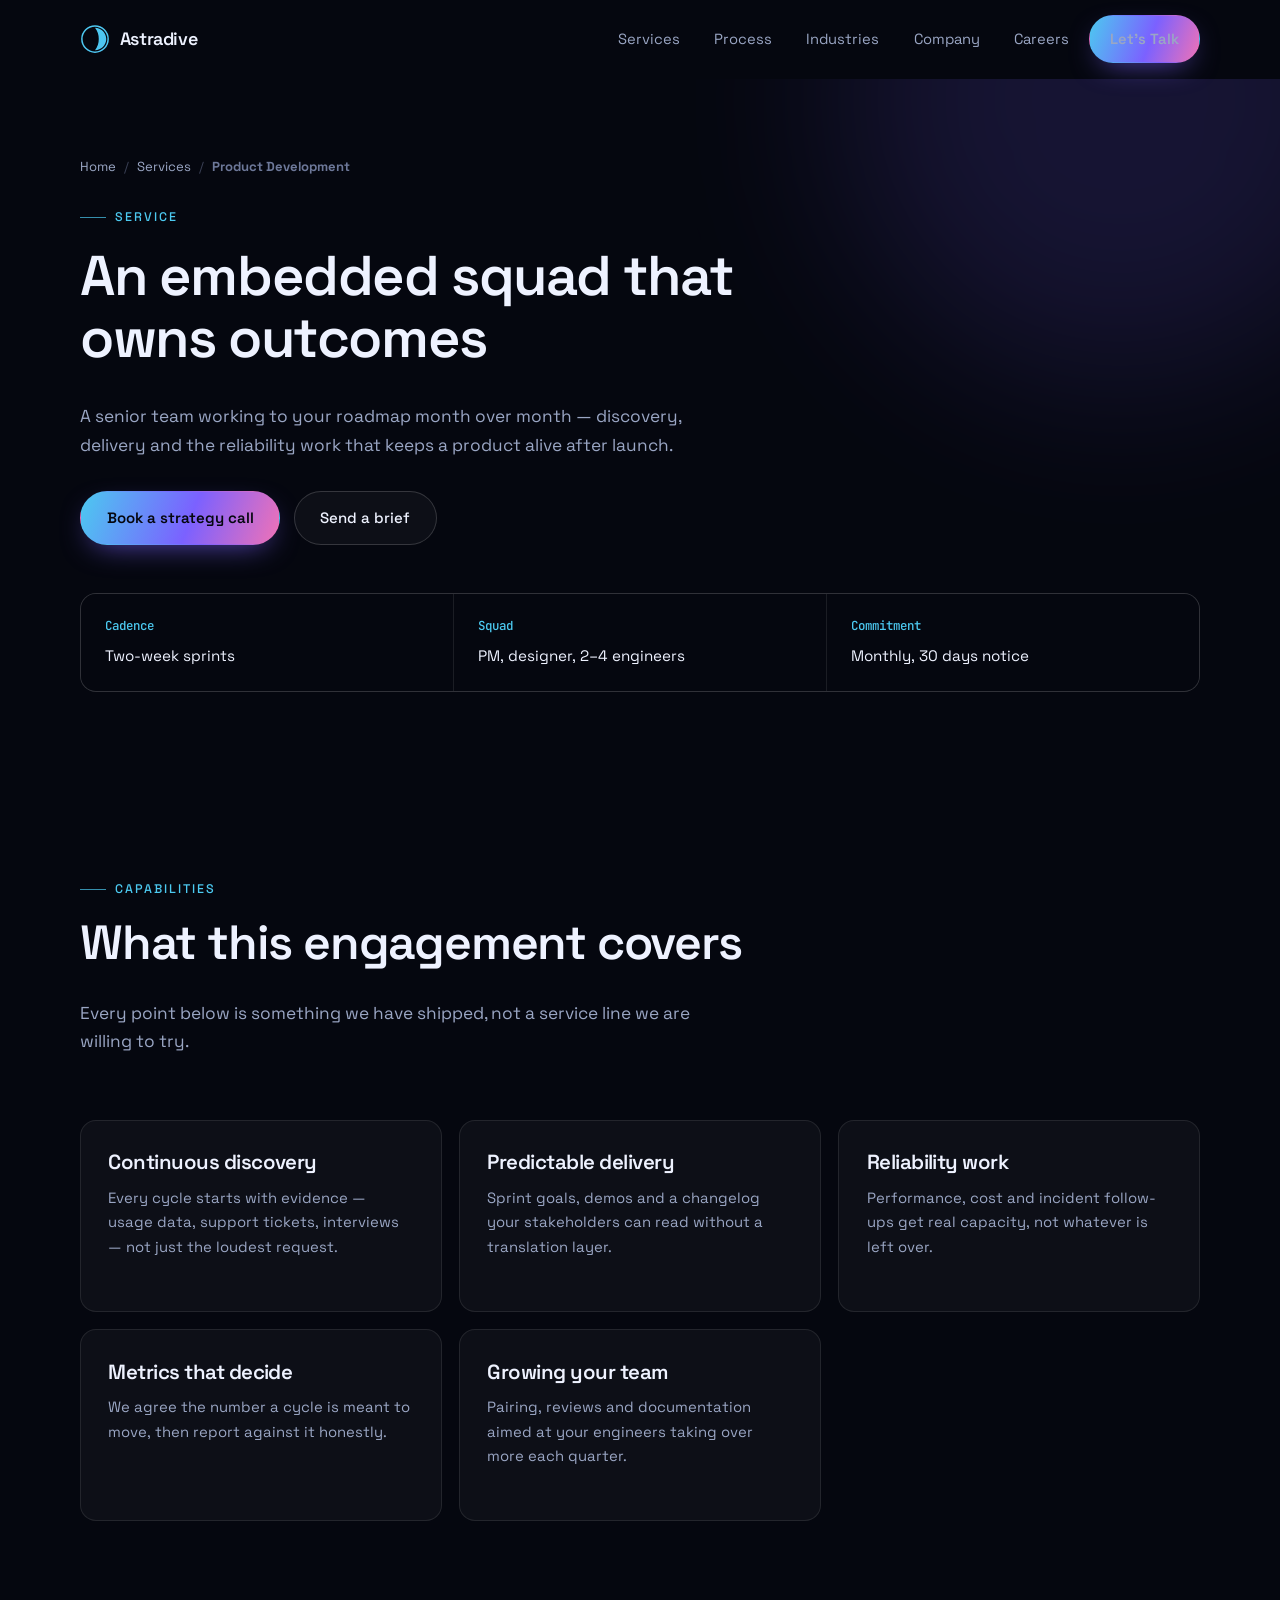
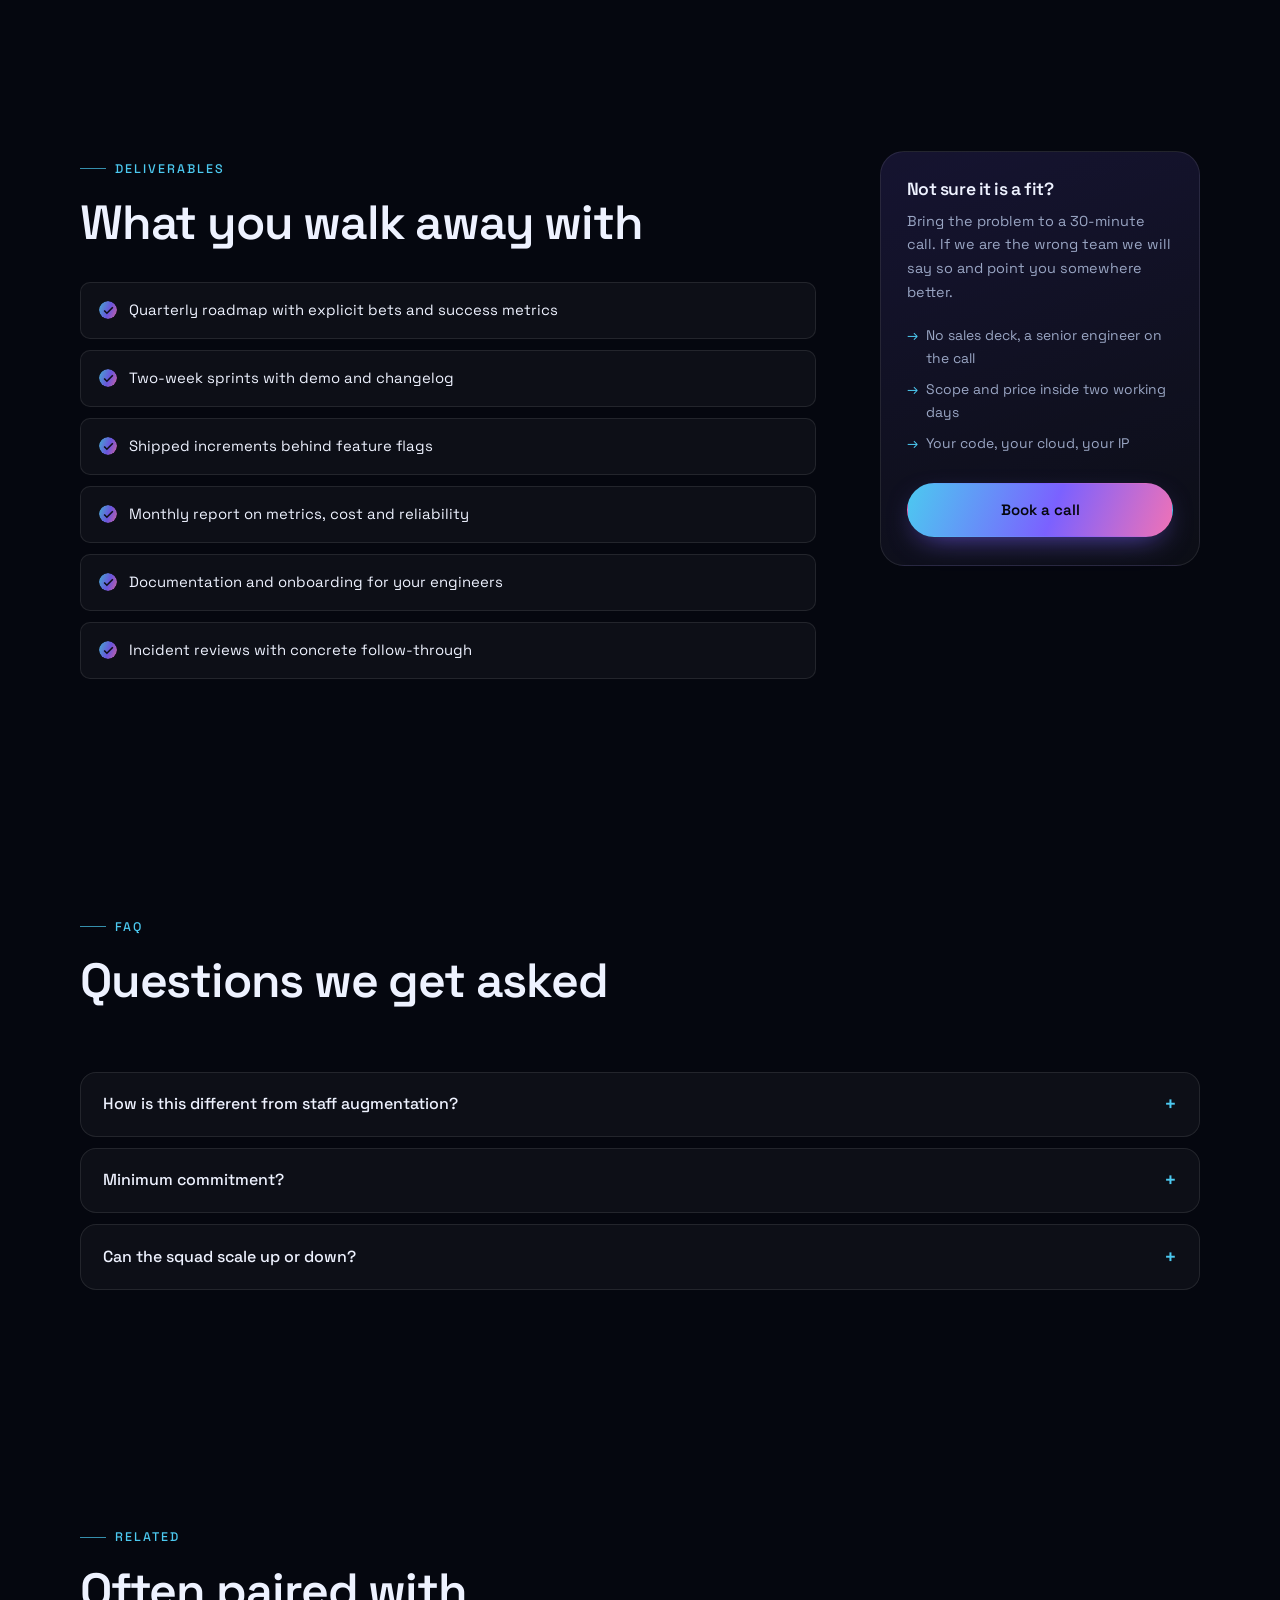
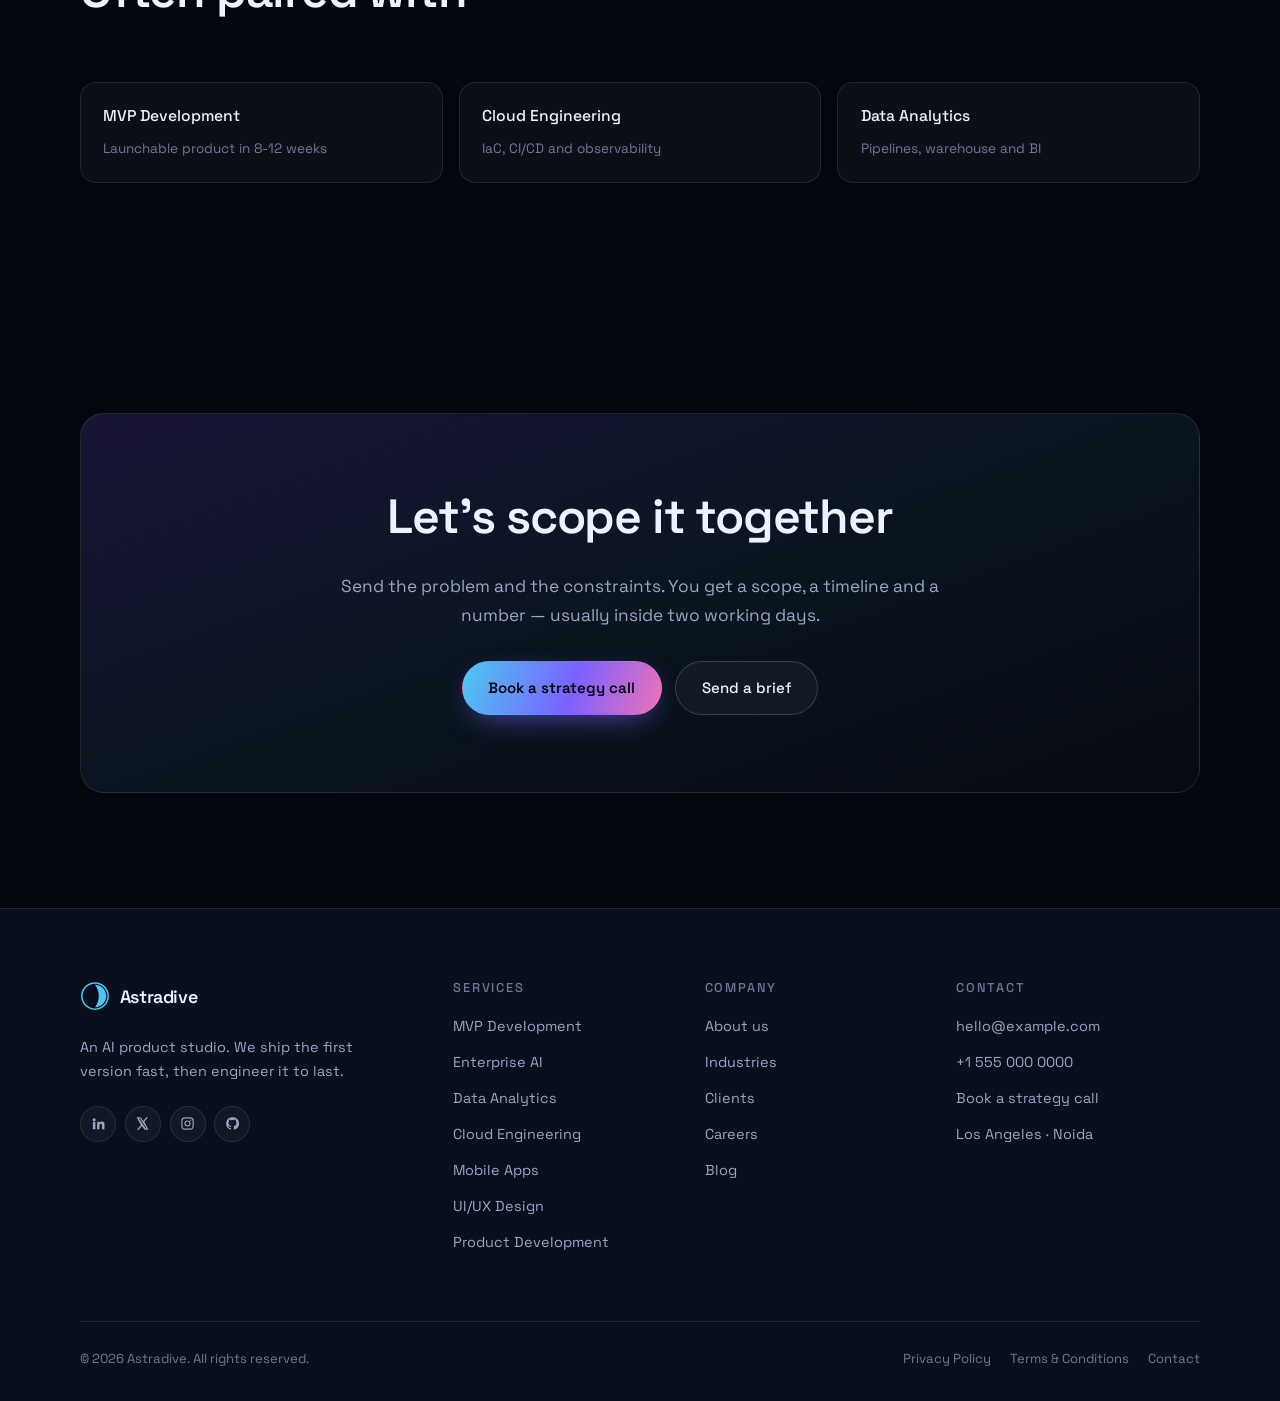
<file: product-development.html>
<!DOCTYPE html>
<html lang="en">
<head>
<meta charset="utf-8" />
<meta name="viewport" content="width=device-width, initial-scale=1" />
<title>Product Development | Astradive</title>
<meta name="description" content="Embedded product development squads: roadmap ownership, continuous delivery and post-launch iteration with senior engineers." />
<meta name="theme-color" content="#05070f" />
<meta property="og:type" content="website" />
<meta property="og:site_name" content="Astradive" />
<meta property="og:title" content="Product Development | Astradive" />
<meta property="og:description" content="Embedded product development squads: roadmap ownership, continuous delivery and post-launch iteration with senior engineers." />
<link rel="icon" href="assets/favicon.svg" type="image/svg+xml" />
<link rel="preconnect" href="https://fonts.googleapis.com" />
<link rel="preconnect" href="https://fonts.gstatic.com" crossorigin />
<link href="https://fonts.googleapis.com/css2?family=Space+Grotesk:wght@400;500;600;700&family=JetBrains+Mono:wght@400;500&display=swap" rel="stylesheet" />
<link rel="stylesheet" href="assets/styles.css" />
<link rel="stylesheet" href="assets/pages.css" />
</head>
<body>
<a href="#main" class="sr-only">Skip to main content</a>

<header class="header" id="header">
  <div class="shell">
    <a class="brand" href="index.html" aria-label="Astradive home">
      <svg class="brand-mark" viewBox="0 0 32 32" fill="none" aria-hidden="true">
        <defs>
          <linearGradient id="bm" x1="0" y1="0" x2="32" y2="32">
            <stop offset="0" stop-color="#4cc9f0" /><stop offset=".55" stop-color="#7b61ff" /><stop offset="1" stop-color="#f072b6" />
          </linearGradient>
        </defs>
        <circle cx="16" cy="16" r="14" stroke="url(#bm)" stroke-width="1.6" />
        <path d="M16 4c6.6 0 12 5.4 12 12s-5.4 12-12 12C19 24 20 20.4 20 16S19 8 16 4Z" fill="url(#bm)" />
        <circle cx="16" cy="16" r="2.6" fill="#05070f" />
      </svg>
      <span>Astradive</span>
    </a>

    <button class="nav-toggle" id="navToggle" aria-expanded="false" aria-controls="nav" aria-label="Toggle navigation"><span></span></button>

    <nav class="nav" id="nav" aria-label="Main">
      <a href="index.html#services">Services</a>
      <a href="index.html#process">Process</a>
      <a href="industries.html">Industries</a>
      <a href="index.html#company">Company</a>
      <a href="careers.html">Careers</a>
      <a href="lets-connect.html" class="btn btn-primary">Let&rsquo;s Talk</a>
    </nav>
  </div>
</header>

<main id="main">
  <section class="page-hero">
    <div class="glow glow-a" aria-hidden="true"></div>
    <div class="shell">
      <nav class="crumbs" aria-label="Breadcrumb">
      <a href="index.html">Home</a>
      <span>/</span>
      <a href="index.html#services">Services</a>
      <span>/</span>
      <b>Product Development</b>
      </nav>
      <span class="eyebrow">Service</span>
      <h1>An embedded squad that owns outcomes</h1>
      <p class="lead">A senior team working to your roadmap month over month &mdash; discovery, delivery and the reliability work that keeps a product alive after launch.</p>
      <div class="hero-cta">
        <a href="schedule-meeting.html" class="btn btn-primary">Book a strategy call</a>
        <a href="lets-connect.html" class="btn btn-ghost">Send a brief</a>
      </div>
      <div class="facts reveal">
        <div><b>Cadence</b><span>Two-week sprints</span></div>
        <div><b>Squad</b><span>PM, designer, 2&ndash;4 engineers</span></div>
        <div><b>Commitment</b><span>Monthly, 30 days notice</span></div>
      </div>
    </div>
  </section>

  <section class="section">
    <div class="shell">
      <header class="section-head reveal"><span class="eyebrow">Capabilities</span><h2>What this engagement covers</h2><p class="lead">Every point below is something we have shipped, not a service line we are willing to try.</p></header>
      <div class="svc-grid">
        <article class="card reveal"><h3>Continuous discovery</h3><p>Every cycle starts with evidence &mdash; usage data, support tickets, interviews &mdash; not just the loudest request.</p></article>
<article class="card reveal"><h3>Predictable delivery</h3><p>Sprint goals, demos and a changelog your stakeholders can read without a translation layer.</p></article>
<article class="card reveal"><h3>Reliability work</h3><p>Performance, cost and incident follow-ups get real capacity, not whatever is left over.</p></article>
<article class="card reveal"><h3>Metrics that decide</h3><p>We agree the number a cycle is meant to move, then report against it honestly.</p></article>
<article class="card reveal"><h3>Growing your team</h3><p>Pairing, reviews and documentation aimed at your engineers taking over more each quarter.</p></article>
      </div>
    </div>
  </section>

  <section class="section">
    <div class="shell two-col">
      <div><header class="section-head reveal" style="margin-bottom:2rem"><span class="eyebrow">Deliverables</span><h2>What you walk away with</h2></header><ul class="checklist reveal">
        <li>Quarterly roadmap with explicit bets and success metrics</li>
        <li>Two-week sprints with demo and changelog</li>
        <li>Shipped increments behind feature flags</li>
        <li>Monthly report on metrics, cost and reliability</li>
        <li>Documentation and onboarding for your engineers</li>
        <li>Incident reviews with concrete follow-through</li>
      </ul></div>
      <aside class="aside-card reveal">
        <h3>Not sure it is a fit?</h3>
        <p>Bring the problem to a 30-minute call. If we are the wrong team we will say so and point you somewhere better.</p>
        <ul><li>No sales deck, a senior engineer on the call</li><li>Scope and price inside two working days</li><li>Your code, your cloud, your IP</li></ul>
        <a href="schedule-meeting.html" class="btn btn-primary">Book a call</a>
      </aside>
    </div>
  </section>

  <section class="section">
    <div class="shell">
      <header class="section-head reveal"><span class="eyebrow">FAQ</span><h2>Questions we get asked</h2></header>
      <div class="faq reveal">
        <details><summary>How is this different from staff augmentation?</summary><p>You get a squad that owns an outcome and brings its own process, not individual contractors slotted into yours.</p></details>
        <details><summary>Minimum commitment?</summary><p>Three months to be useful, then rolling with 30 days notice.</p></details>
        <details><summary>Can the squad scale up or down?</summary><p>Monthly, at sprint boundaries, so nothing gets dropped mid-cycle.</p></details>
      </div>
    </div>
  </section>

  <section class="section">
    <div class="shell">
      <header class="section-head reveal"><span class="eyebrow">Related</span><h2>Often paired with</h2></header>
      <div class="related reveal">
        <a href="mvp-development.html"><b>MVP Development</b><span>Launchable product in 8-12 weeks</span></a>
<a href="cloud-engineering.html"><b>Cloud Engineering</b><span>IaC, CI/CD and observability</span></a>
<a href="data-analytics.html"><b>Data Analytics</b><span>Pipelines, warehouse and BI</span></a>
      </div>
    </div>
  </section>

  <section class="section">
    <div class="shell">
      <div class="cta-inner reveal">
        <h2>Let&rsquo;s scope it together</h2>
        <p class="lead" style="text-align:center">Send the problem and the constraints. You get a scope, a timeline and a number &mdash; usually inside two working days.</p>
        <div class="hero-cta">
          <a href="schedule-meeting.html" class="btn btn-primary">Book a strategy call</a>
          <a href="lets-connect.html" class="btn btn-ghost">Send a brief</a>
        </div>
      </div>
    </div>
  </section>
</main>

<footer class="footer">
  <div class="shell">
    <div class="foot-grid">
      <div class="foot-about">
        <a class="brand" href="index.html">
          <svg class="brand-mark" viewBox="0 0 32 32" fill="none" aria-hidden="true">
            <circle cx="16" cy="16" r="14" stroke="url(#bm)" stroke-width="1.6" />
            <path d="M16 4c6.6 0 12 5.4 12 12s-5.4 12-12 12C19 24 20 20.4 20 16S19 8 16 4Z" fill="url(#bm)" />
            <circle cx="16" cy="16" r="2.6" fill="#0a0f1e" />
          </svg>
          <span>Astradive</span>
        </a>
        <p>An AI product studio. We ship the first version fast, then engineer it to last.</p>
        <div class="socials">
          <a href="#" aria-label="LinkedIn"><svg viewBox="0 0 24 24" fill="currentColor" aria-hidden="true"><path d="M4.98 3.5a2.5 2.5 0 1 1 0 5 2.5 2.5 0 0 1 0-5zM3 9h4v12H3zM10 9h3.8v1.7h.05A4.2 4.2 0 0 1 17.6 8.7c3 0 3.9 1.9 3.9 5V21h-4v-6.1c0-1.5-.5-2.5-1.9-2.5-1 0-1.6.7-1.9 1.4-.1.2-.1.6-.1.9V21h-4z"/></svg></a>
          <a href="#" aria-label="X"><svg viewBox="0 0 24 24" fill="currentColor" aria-hidden="true"><path d="M18.2 2H21l-6.1 7L21.6 22h-6.3l-4.3-6.2L5.9 22H3l6.5-7.5L2.7 2H9l4 5.9zm-1 18h1.6L7.8 3.7H6.1z"/></svg></a>
          <a href="#" aria-label="Instagram"><svg viewBox="0 0 24 24" fill="none" stroke="currentColor" stroke-width="1.8" aria-hidden="true"><rect x="3" y="3" width="18" height="18" rx="5"/><circle cx="12" cy="12" r="4"/><circle cx="17.2" cy="6.8" r="1" fill="currentColor" stroke="none"/></svg></a>
          <a href="#" aria-label="GitHub"><svg viewBox="0 0 24 24" fill="currentColor" aria-hidden="true"><path d="M12 2a10 10 0 0 0-3.2 19.5c.5.1.7-.2.7-.5v-1.9c-2.8.6-3.4-1.3-3.4-1.3-.4-1.2-1.1-1.5-1.1-1.5-.9-.6.1-.6.1-.6 1 .1 1.5 1 1.5 1 .9 1.5 2.3 1.1 2.9.8.1-.6.4-1.1.7-1.4-2.2-.2-4.6-1.1-4.6-5 0-1.1.4-2 1-2.7-.1-.3-.4-1.3.1-2.7 0 0 .8-.3 2.7 1a9.4 9.4 0 0 1 5 0c1.9-1.3 2.7-1 2.7-1 .5 1.4.2 2.4.1 2.7.6.7 1 1.6 1 2.7 0 3.9-2.4 4.8-4.6 5 .4.4.7 1 .7 2.1v3c0 .3.2.6.7.5A10 10 0 0 0 12 2z"/></svg></a>
        </div>
      </div>

      <div>
        <h4>Services</h4>
        <ul>
          <li><a href="mvp-development.html">MVP Development</a></li>
          <li><a href="enterprise-ai-solutions.html">Enterprise AI</a></li>
          <li><a href="data-analytics.html">Data Analytics</a></li>
          <li><a href="cloud-engineering.html">Cloud Engineering</a></li>
          <li><a href="ios-android-app-development.html">Mobile Apps</a></li>
          <li><a href="ui-ux-designing.html">UI/UX Design</a></li>
          <li><a href="product-development.html">Product Development</a></li>
        </ul>
      </div>

      <div>
        <h4>Company</h4>
        <ul>
          <li><a href="index.html#company">About us</a></li>
          <li><a href="industries.html">Industries</a></li>
          <li><a href="index.html#work">Clients</a></li>
          <li><a href="careers.html">Careers</a></li>
          <li><a href="blogs.html">Blog</a></li>
        </ul>
      </div>

      <div>
        <h4>Contact</h4>
        <ul>
          <li><a href="mailto:hello@example.com">hello@example.com</a></li>
          <li><a href="tel:+15550000000">+1 555 000 0000</a></li>
          <li><a href="schedule-meeting.html">Book a strategy call</a></li>
          <li><a href="lets-connect.html">Los Angeles &middot; Noida</a></li>
        </ul>
      </div>
    </div>

    <div class="foot-bottom">
      <span>&copy; <span id="year">2026</span> Astradive. All rights reserved.</span>
      <nav aria-label="Legal">
        <a href="privacy-policy.html">Privacy Policy</a>
        <a href="terms-condition.html">Terms &amp; Conditions</a>
        <a href="lets-connect.html">Contact</a>
      </nav>
    </div>
  </div>
</footer>

<script src="assets/app.js" defer></script>
</body>
</html>
</file>
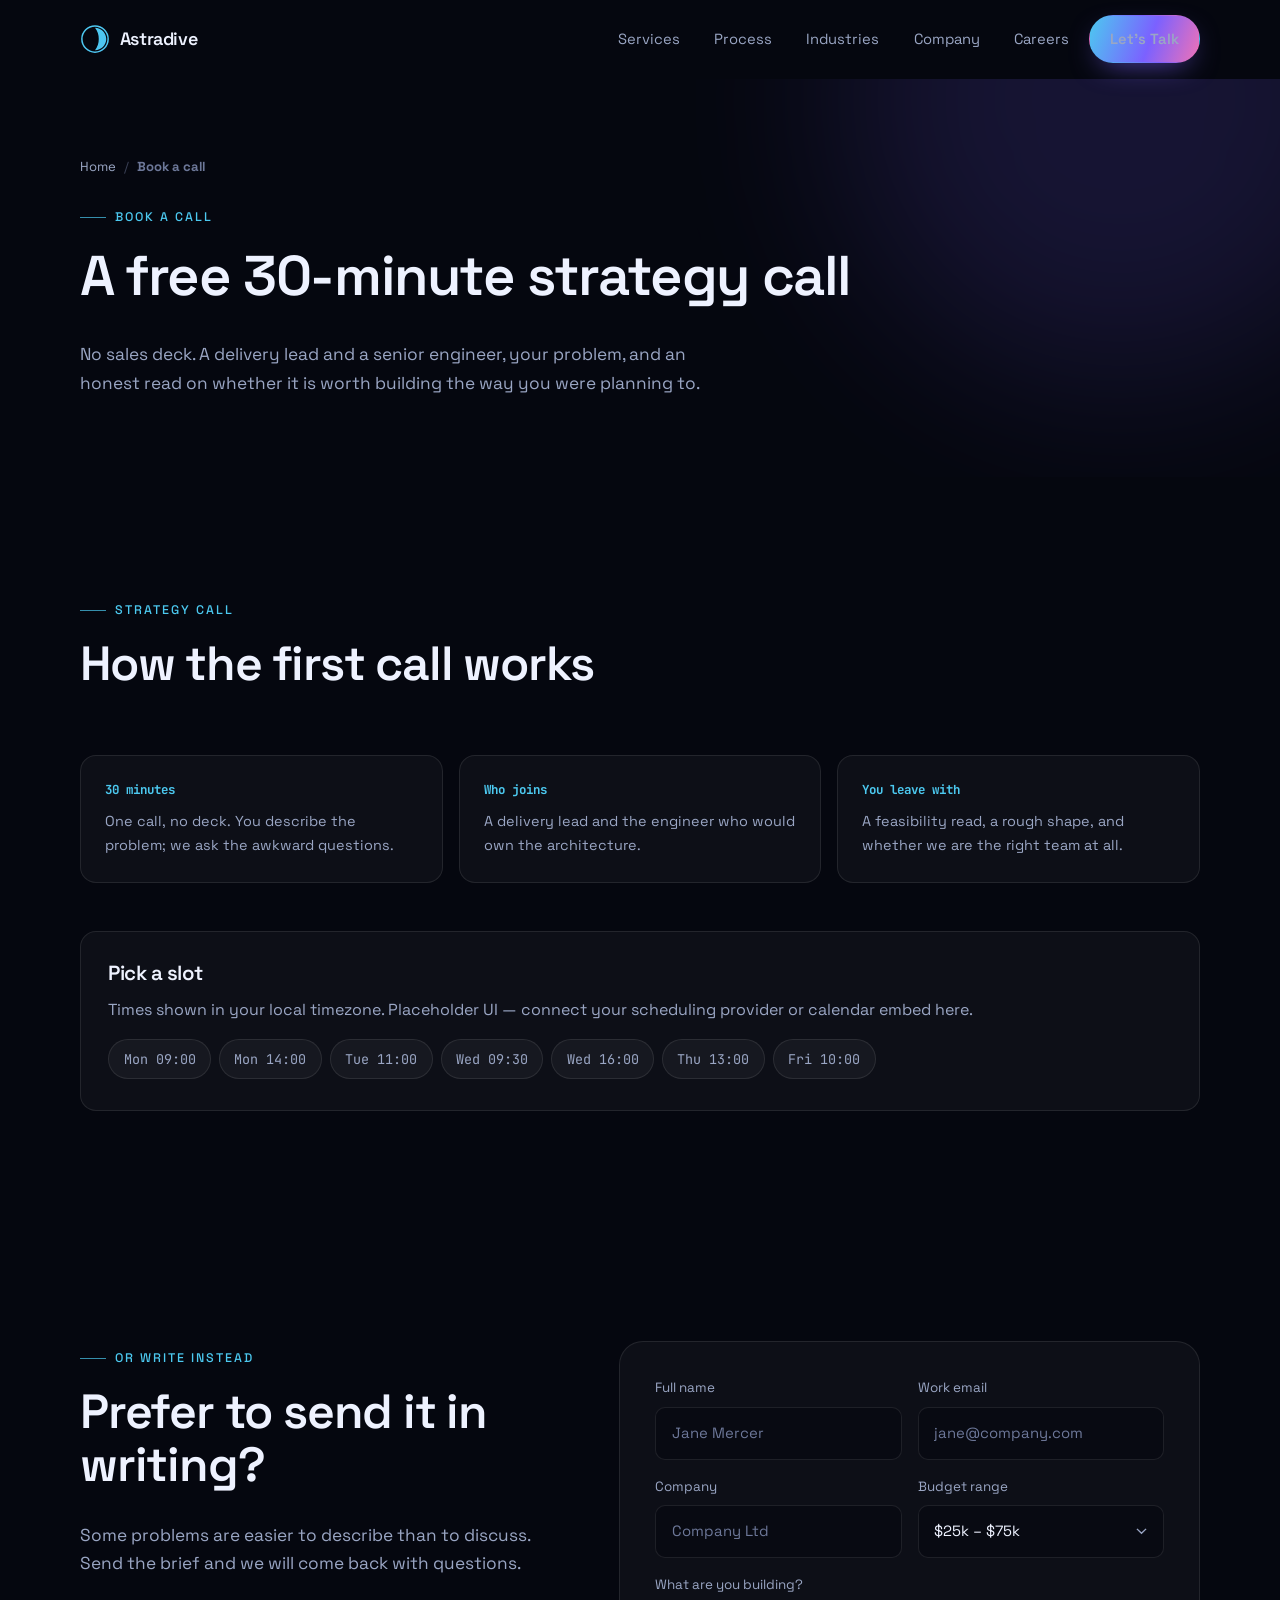
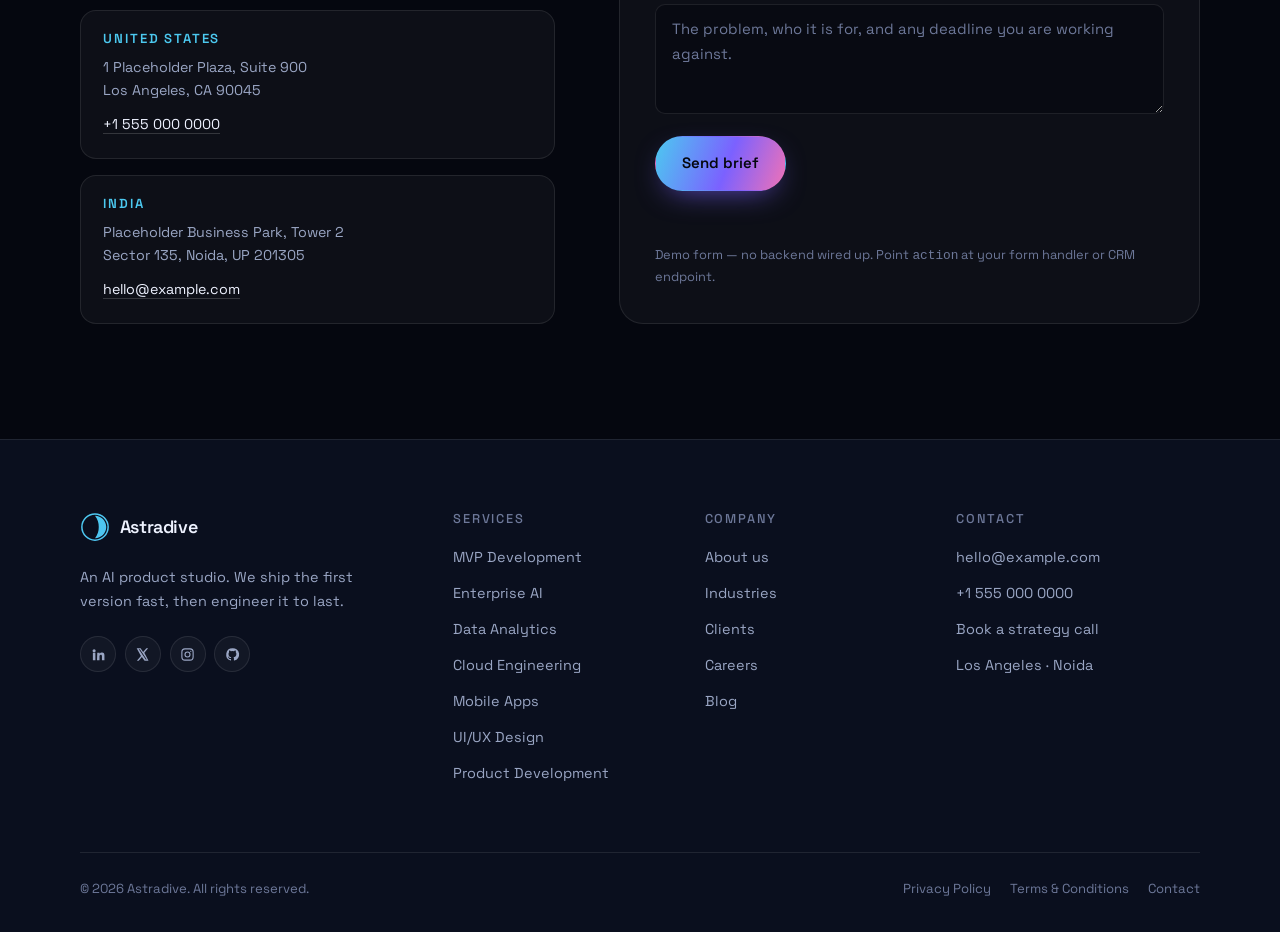
<file: schedule-meeting.html>
<!DOCTYPE html>
<html lang="en">
<head>
<meta charset="utf-8" />
<meta name="viewport" content="width=device-width, initial-scale=1" />
<title>Book a Strategy Call | Astradive</title>
<meta name="description" content="Book a free 30-minute strategy call with a senior engineer and a delivery lead." />
<meta name="theme-color" content="#05070f" />
<meta property="og:type" content="website" />
<meta property="og:site_name" content="Astradive" />
<meta property="og:title" content="Book a Strategy Call | Astradive" />
<meta property="og:description" content="Book a free 30-minute strategy call with a senior engineer and a delivery lead." />
<link rel="icon" href="assets/favicon.svg" type="image/svg+xml" />
<link rel="preconnect" href="https://fonts.googleapis.com" />
<link rel="preconnect" href="https://fonts.gstatic.com" crossorigin />
<link href="https://fonts.googleapis.com/css2?family=Space+Grotesk:wght@400;500;600;700&family=JetBrains+Mono:wght@400;500&display=swap" rel="stylesheet" />
<link rel="stylesheet" href="assets/styles.css" />
<link rel="stylesheet" href="assets/pages.css" />
</head>
<body>
<a href="#main" class="sr-only">Skip to main content</a>

<header class="header" id="header">
  <div class="shell">
    <a class="brand" href="index.html" aria-label="Astradive home">
      <svg class="brand-mark" viewBox="0 0 32 32" fill="none" aria-hidden="true">
        <defs>
          <linearGradient id="bm" x1="0" y1="0" x2="32" y2="32">
            <stop offset="0" stop-color="#4cc9f0" /><stop offset=".55" stop-color="#7b61ff" /><stop offset="1" stop-color="#f072b6" />
          </linearGradient>
        </defs>
        <circle cx="16" cy="16" r="14" stroke="url(#bm)" stroke-width="1.6" />
        <path d="M16 4c6.6 0 12 5.4 12 12s-5.4 12-12 12C19 24 20 20.4 20 16S19 8 16 4Z" fill="url(#bm)" />
        <circle cx="16" cy="16" r="2.6" fill="#05070f" />
      </svg>
      <span>Astradive</span>
    </a>

    <button class="nav-toggle" id="navToggle" aria-expanded="false" aria-controls="nav" aria-label="Toggle navigation"><span></span></button>

    <nav class="nav" id="nav" aria-label="Main">
      <a href="index.html#services">Services</a>
      <a href="index.html#process">Process</a>
      <a href="industries.html">Industries</a>
      <a href="index.html#company">Company</a>
      <a href="careers.html">Careers</a>
      <a href="lets-connect.html" class="btn btn-primary">Let&rsquo;s Talk</a>
    </nav>
  </div>
</header>

<main id="main">
  <section class="page-hero">
    <div class="glow glow-a" aria-hidden="true"></div>
    <div class="shell">
      <nav class="crumbs" aria-label="Breadcrumb">
      <a href="index.html">Home</a>
      <span>/</span>
      <b>Book a call</b>
      </nav>
      <span class="eyebrow">Book a call</span>
      <h1>A free 30-minute strategy call</h1>
      <p class="lead">No sales deck. A delivery lead and a senior engineer, your problem, and an honest read on whether it is worth building the way you were planning to.</p>
      
    </div>
  </section>

  <section class="section">
    <div class="shell">
      <header class="section-head reveal"><span class="eyebrow">Strategy call</span><h2>How the first call works</h2></header>
      <div class="booking"><div class="reveal"><b>30 minutes</b><p>One call, no deck. You describe the problem; we ask the awkward questions.</p></div><div class="reveal"><b>Who joins</b><p>A delivery lead and the engineer who would own the architecture.</p></div><div class="reveal"><b>You leave with</b><p>A feasibility read, a rough shape, and whether we are the right team at all.</p></div></div><div class="card reveal"><h3>Pick a slot</h3><p>Times shown in your local timezone. Placeholder UI &mdash; connect your scheduling provider or calendar embed here.</p><div class="slots" id="slots"><button type="button" aria-pressed="false">Mon 09:00</button><button type="button" aria-pressed="false">Mon 14:00</button><button type="button" aria-pressed="false">Tue 11:00</button><button type="button" aria-pressed="false">Wed 09:30</button><button type="button" aria-pressed="false">Wed 16:00</button><button type="button" aria-pressed="false">Thu 13:00</button><button type="button" aria-pressed="false">Fri 10:00</button></div></div>
    </div>
  </section>

  <section class="section">
    <div class="shell contact-grid">
      <div class="reveal"><span class="eyebrow">Or write instead</span><h2>Prefer to send it in writing?</h2><p class="lead">Some problems are easier to describe than to discuss. Send the brief and we will come back with questions.</p><div class="offices">
        <div class="office">
          <h3>United States</h3>
          <p>1 Placeholder Plaza, Suite 900<br />Los Angeles, CA 90045</p>
          <a href="tel:+15550000000">+1 555 000 0000</a>
        </div>
        <div class="office">
          <h3>India</h3>
          <p>Placeholder Business Park, Tower 2<br />Sector 135, Noida, UP 201305</p>
          <a href="mailto:hello@example.com">hello@example.com</a>
        </div>
      </div></div>
      <form id="contactForm" novalidate>
        <div class="row">
          <label>Full name<input type="text" name="name" placeholder="Jane Mercer" required /></label>
          <label>Work email<input type="email" name="email" placeholder="jane@company.com" required /></label>
        </div>
        <div class="row">
          <label>Company<input type="text" name="company" placeholder="Company Ltd" /></label>
          <label>Budget range
            <select name="budget">
              <option>Under $25k</option>
              <option selected>$25k &ndash; $75k</option>
              <option>$75k &ndash; $150k</option>
              <option>$150k+</option>
            </select>
          </label>
        </div>
        <label>What are you building?<textarea name="brief" placeholder="The problem, who it is for, and any deadline you are working against." required></textarea></label>
        <button type="submit" class="btn btn-primary">Send brief</button>
        <p class="form-status" id="formStatus" role="status"></p>
        <p class="form-note">Demo form &mdash; no backend wired up. Point <code>action</code> at your form handler or CRM endpoint.</p>
      </form>
    </div>
  </section>
</main>

<footer class="footer">
  <div class="shell">
    <div class="foot-grid">
      <div class="foot-about">
        <a class="brand" href="index.html">
          <svg class="brand-mark" viewBox="0 0 32 32" fill="none" aria-hidden="true">
            <circle cx="16" cy="16" r="14" stroke="url(#bm)" stroke-width="1.6" />
            <path d="M16 4c6.6 0 12 5.4 12 12s-5.4 12-12 12C19 24 20 20.4 20 16S19 8 16 4Z" fill="url(#bm)" />
            <circle cx="16" cy="16" r="2.6" fill="#0a0f1e" />
          </svg>
          <span>Astradive</span>
        </a>
        <p>An AI product studio. We ship the first version fast, then engineer it to last.</p>
        <div class="socials">
          <a href="#" aria-label="LinkedIn"><svg viewBox="0 0 24 24" fill="currentColor" aria-hidden="true"><path d="M4.98 3.5a2.5 2.5 0 1 1 0 5 2.5 2.5 0 0 1 0-5zM3 9h4v12H3zM10 9h3.8v1.7h.05A4.2 4.2 0 0 1 17.6 8.7c3 0 3.9 1.9 3.9 5V21h-4v-6.1c0-1.5-.5-2.5-1.9-2.5-1 0-1.6.7-1.9 1.4-.1.2-.1.6-.1.9V21h-4z"/></svg></a>
          <a href="#" aria-label="X"><svg viewBox="0 0 24 24" fill="currentColor" aria-hidden="true"><path d="M18.2 2H21l-6.1 7L21.6 22h-6.3l-4.3-6.2L5.9 22H3l6.5-7.5L2.7 2H9l4 5.9zm-1 18h1.6L7.8 3.7H6.1z"/></svg></a>
          <a href="#" aria-label="Instagram"><svg viewBox="0 0 24 24" fill="none" stroke="currentColor" stroke-width="1.8" aria-hidden="true"><rect x="3" y="3" width="18" height="18" rx="5"/><circle cx="12" cy="12" r="4"/><circle cx="17.2" cy="6.8" r="1" fill="currentColor" stroke="none"/></svg></a>
          <a href="#" aria-label="GitHub"><svg viewBox="0 0 24 24" fill="currentColor" aria-hidden="true"><path d="M12 2a10 10 0 0 0-3.2 19.5c.5.1.7-.2.7-.5v-1.9c-2.8.6-3.4-1.3-3.4-1.3-.4-1.2-1.1-1.5-1.1-1.5-.9-.6.1-.6.1-.6 1 .1 1.5 1 1.5 1 .9 1.5 2.3 1.1 2.9.8.1-.6.4-1.1.7-1.4-2.2-.2-4.6-1.1-4.6-5 0-1.1.4-2 1-2.7-.1-.3-.4-1.3.1-2.7 0 0 .8-.3 2.7 1a9.4 9.4 0 0 1 5 0c1.9-1.3 2.7-1 2.7-1 .5 1.4.2 2.4.1 2.7.6.7 1 1.6 1 2.7 0 3.9-2.4 4.8-4.6 5 .4.4.7 1 .7 2.1v3c0 .3.2.6.7.5A10 10 0 0 0 12 2z"/></svg></a>
        </div>
      </div>

      <div>
        <h4>Services</h4>
        <ul>
          <li><a href="mvp-development.html">MVP Development</a></li>
          <li><a href="enterprise-ai-solutions.html">Enterprise AI</a></li>
          <li><a href="data-analytics.html">Data Analytics</a></li>
          <li><a href="cloud-engineering.html">Cloud Engineering</a></li>
          <li><a href="ios-android-app-development.html">Mobile Apps</a></li>
          <li><a href="ui-ux-designing.html">UI/UX Design</a></li>
          <li><a href="product-development.html">Product Development</a></li>
        </ul>
      </div>

      <div>
        <h4>Company</h4>
        <ul>
          <li><a href="index.html#company">About us</a></li>
          <li><a href="industries.html">Industries</a></li>
          <li><a href="index.html#work">Clients</a></li>
          <li><a href="careers.html">Careers</a></li>
          <li><a href="blogs.html">Blog</a></li>
        </ul>
      </div>

      <div>
        <h4>Contact</h4>
        <ul>
          <li><a href="mailto:hello@example.com">hello@example.com</a></li>
          <li><a href="tel:+15550000000">+1 555 000 0000</a></li>
          <li><a href="schedule-meeting.html">Book a strategy call</a></li>
          <li><a href="lets-connect.html">Los Angeles &middot; Noida</a></li>
        </ul>
      </div>
    </div>

    <div class="foot-bottom">
      <span>&copy; <span id="year">2026</span> Astradive. All rights reserved.</span>
      <nav aria-label="Legal">
        <a href="privacy-policy.html">Privacy Policy</a>
        <a href="terms-condition.html">Terms &amp; Conditions</a>
        <a href="lets-connect.html">Contact</a>
      </nav>
    </div>
  </div>
</footer>

<script src="assets/app.js" defer></script>
</body>
</html>
</file>
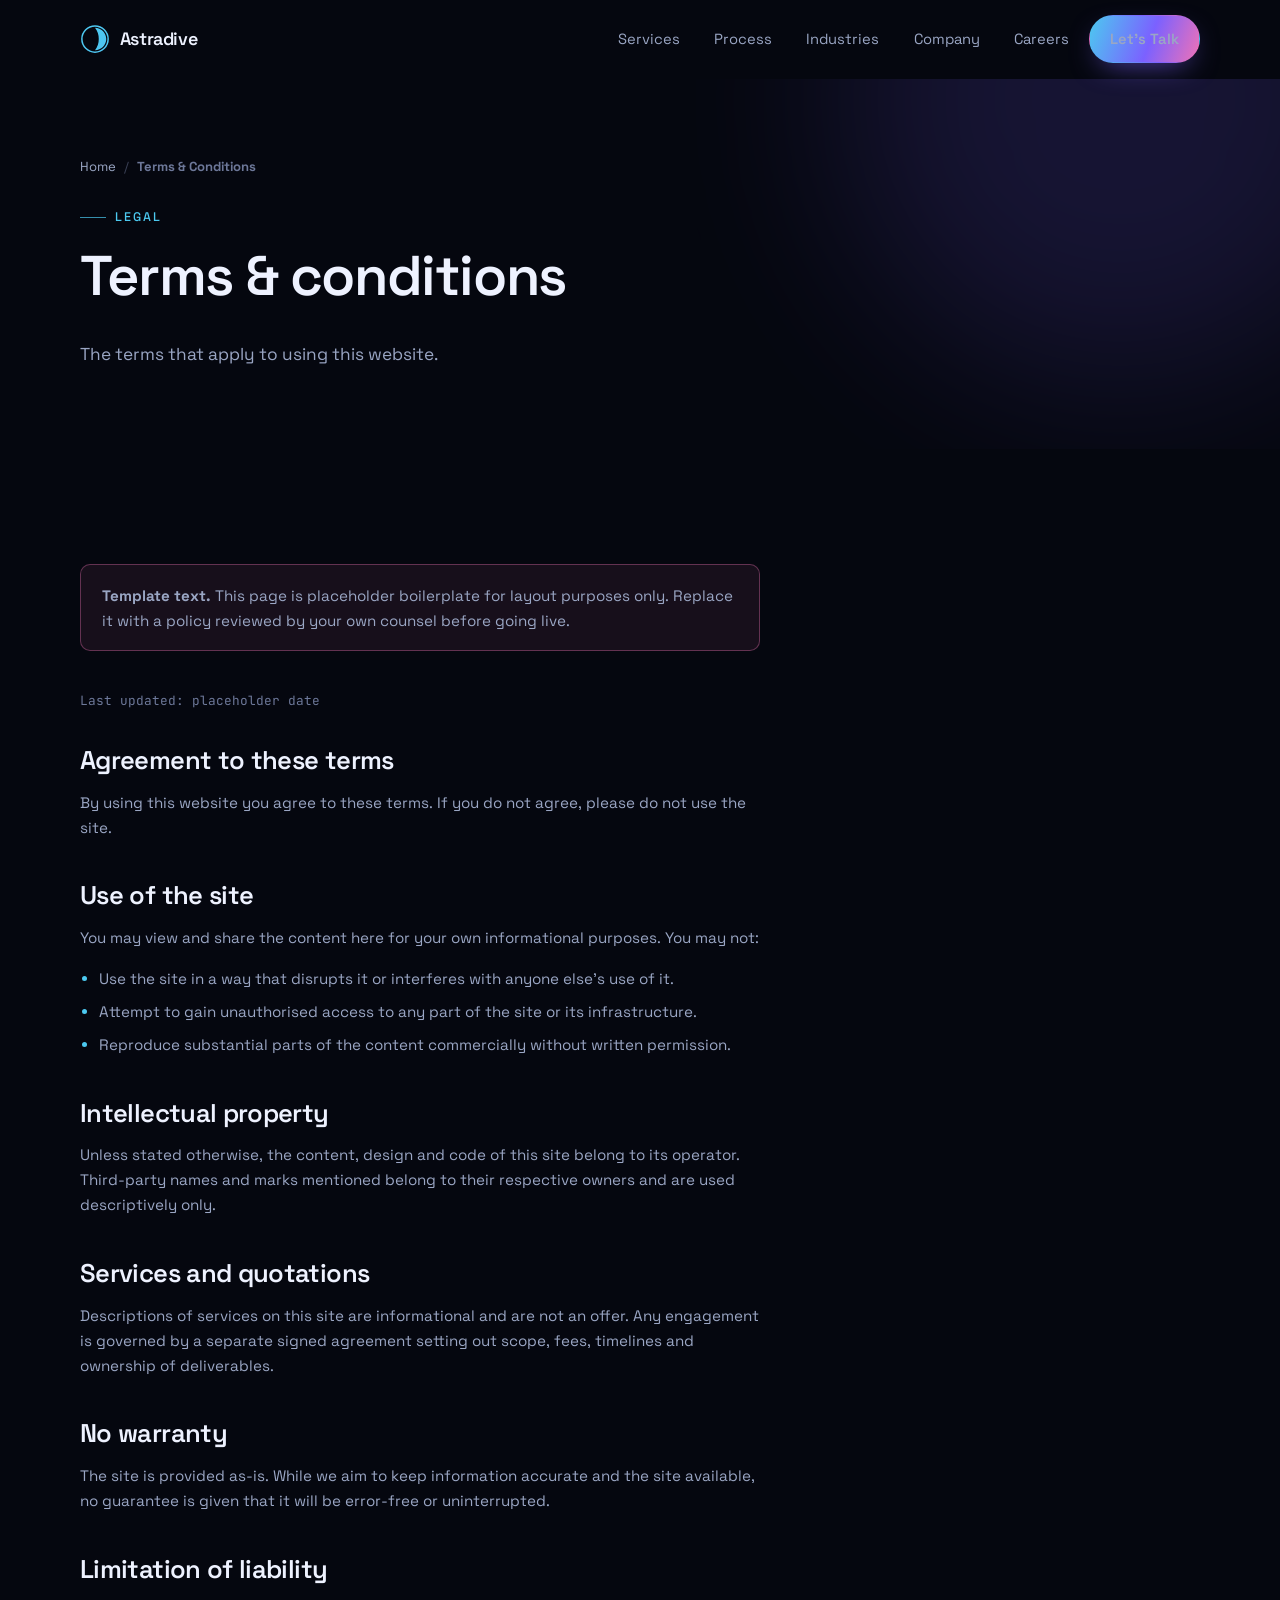
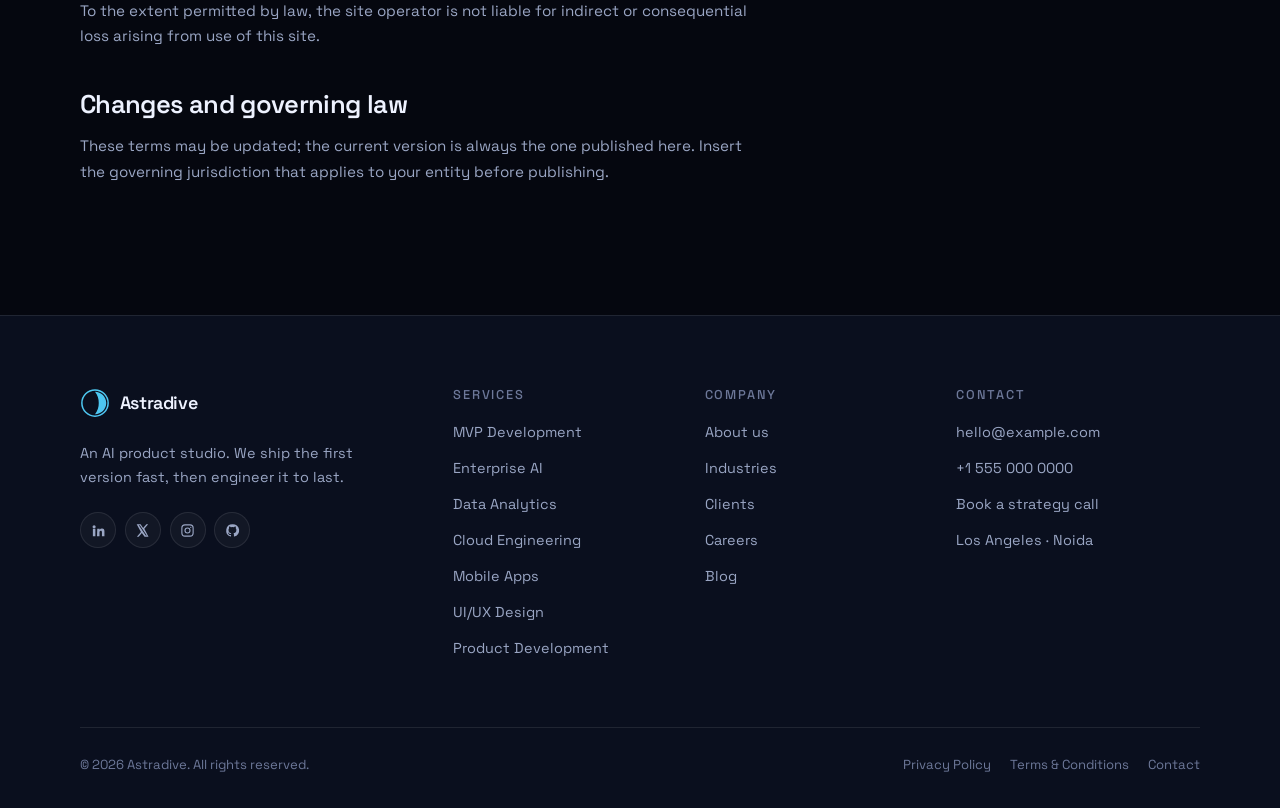
<file: terms-condition.html>
<!DOCTYPE html>
<html lang="en">
<head>
<meta charset="utf-8" />
<meta name="viewport" content="width=device-width, initial-scale=1" />
<title>Terms &amp; Conditions | Astradive</title>
<meta name="description" content="Terms &amp; Conditions for the Astradive website template." />
<meta name="theme-color" content="#05070f" />
<meta property="og:type" content="website" />
<meta property="og:site_name" content="Astradive" />
<meta property="og:title" content="Terms &amp; Conditions | Astradive" />
<meta property="og:description" content="Terms &amp; Conditions for the Astradive website template." />
<link rel="icon" href="assets/favicon.svg" type="image/svg+xml" />
<link rel="preconnect" href="https://fonts.googleapis.com" />
<link rel="preconnect" href="https://fonts.gstatic.com" crossorigin />
<link href="https://fonts.googleapis.com/css2?family=Space+Grotesk:wght@400;500;600;700&family=JetBrains+Mono:wght@400;500&display=swap" rel="stylesheet" />
<link rel="stylesheet" href="assets/styles.css" />
<link rel="stylesheet" href="assets/pages.css" />
</head>
<body>
<a href="#main" class="sr-only">Skip to main content</a>

<header class="header" id="header">
  <div class="shell">
    <a class="brand" href="index.html" aria-label="Astradive home">
      <svg class="brand-mark" viewBox="0 0 32 32" fill="none" aria-hidden="true">
        <defs>
          <linearGradient id="bm" x1="0" y1="0" x2="32" y2="32">
            <stop offset="0" stop-color="#4cc9f0" /><stop offset=".55" stop-color="#7b61ff" /><stop offset="1" stop-color="#f072b6" />
          </linearGradient>
        </defs>
        <circle cx="16" cy="16" r="14" stroke="url(#bm)" stroke-width="1.6" />
        <path d="M16 4c6.6 0 12 5.4 12 12s-5.4 12-12 12C19 24 20 20.4 20 16S19 8 16 4Z" fill="url(#bm)" />
        <circle cx="16" cy="16" r="2.6" fill="#05070f" />
      </svg>
      <span>Astradive</span>
    </a>

    <button class="nav-toggle" id="navToggle" aria-expanded="false" aria-controls="nav" aria-label="Toggle navigation"><span></span></button>

    <nav class="nav" id="nav" aria-label="Main">
      <a href="index.html#services">Services</a>
      <a href="index.html#process">Process</a>
      <a href="industries.html">Industries</a>
      <a href="index.html#company">Company</a>
      <a href="careers.html">Careers</a>
      <a href="lets-connect.html" class="btn btn-primary">Let&rsquo;s Talk</a>
    </nav>
  </div>
</header>

<main id="main">
  <section class="page-hero">
    <div class="glow glow-a" aria-hidden="true"></div>
    <div class="shell">
      <nav class="crumbs" aria-label="Breadcrumb">
      <a href="index.html">Home</a>
      <span>/</span>
      <b>Terms &amp; Conditions</b>
      </nav>
      <span class="eyebrow">Legal</span>
      <h1>Terms &amp; conditions</h1>
      <p class="lead">The terms that apply to using this website.</p>
      
    </div>
  </section>

  <section class="section">
    <div class="shell">
      <div class="prose reveal"><p class="notice"><b>Template text.</b> This page is placeholder boilerplate for layout purposes only. Replace it with a policy reviewed by your own counsel before going live.</p><p class="updated">Last updated: placeholder date</p><h2>Agreement to these terms</h2><p>By using this website you agree to these terms. If you do not agree, please do not use the site.</p><h2>Use of the site</h2><p>You may view and share the content here for your own informational purposes. You may not:</p><ul><li>Use the site in a way that disrupts it or interferes with anyone else's use of it.</li><li>Attempt to gain unauthorised access to any part of the site or its infrastructure.</li><li>Reproduce substantial parts of the content commercially without written permission.</li></ul><h2>Intellectual property</h2><p>Unless stated otherwise, the content, design and code of this site belong to its operator. Third-party names and marks mentioned belong to their respective owners and are used descriptively only.</p><h2>Services and quotations</h2><p>Descriptions of services on this site are informational and are not an offer. Any engagement is governed by a separate signed agreement setting out scope, fees, timelines and ownership of deliverables.</p><h2>No warranty</h2><p>The site is provided as-is. While we aim to keep information accurate and the site available, no guarantee is given that it will be error-free or uninterrupted.</p><h2>Limitation of liability</h2><p>To the extent permitted by law, the site operator is not liable for indirect or consequential loss arising from use of this site.</p><h2>Changes and governing law</h2><p>These terms may be updated; the current version is always the one published here. Insert the governing jurisdiction that applies to your entity before publishing.</p></div>
    </div>
  </section>
</main>

<footer class="footer">
  <div class="shell">
    <div class="foot-grid">
      <div class="foot-about">
        <a class="brand" href="index.html">
          <svg class="brand-mark" viewBox="0 0 32 32" fill="none" aria-hidden="true">
            <circle cx="16" cy="16" r="14" stroke="url(#bm)" stroke-width="1.6" />
            <path d="M16 4c6.6 0 12 5.4 12 12s-5.4 12-12 12C19 24 20 20.4 20 16S19 8 16 4Z" fill="url(#bm)" />
            <circle cx="16" cy="16" r="2.6" fill="#0a0f1e" />
          </svg>
          <span>Astradive</span>
        </a>
        <p>An AI product studio. We ship the first version fast, then engineer it to last.</p>
        <div class="socials">
          <a href="#" aria-label="LinkedIn"><svg viewBox="0 0 24 24" fill="currentColor" aria-hidden="true"><path d="M4.98 3.5a2.5 2.5 0 1 1 0 5 2.5 2.5 0 0 1 0-5zM3 9h4v12H3zM10 9h3.8v1.7h.05A4.2 4.2 0 0 1 17.6 8.7c3 0 3.9 1.9 3.9 5V21h-4v-6.1c0-1.5-.5-2.5-1.9-2.5-1 0-1.6.7-1.9 1.4-.1.2-.1.6-.1.9V21h-4z"/></svg></a>
          <a href="#" aria-label="X"><svg viewBox="0 0 24 24" fill="currentColor" aria-hidden="true"><path d="M18.2 2H21l-6.1 7L21.6 22h-6.3l-4.3-6.2L5.9 22H3l6.5-7.5L2.7 2H9l4 5.9zm-1 18h1.6L7.8 3.7H6.1z"/></svg></a>
          <a href="#" aria-label="Instagram"><svg viewBox="0 0 24 24" fill="none" stroke="currentColor" stroke-width="1.8" aria-hidden="true"><rect x="3" y="3" width="18" height="18" rx="5"/><circle cx="12" cy="12" r="4"/><circle cx="17.2" cy="6.8" r="1" fill="currentColor" stroke="none"/></svg></a>
          <a href="#" aria-label="GitHub"><svg viewBox="0 0 24 24" fill="currentColor" aria-hidden="true"><path d="M12 2a10 10 0 0 0-3.2 19.5c.5.1.7-.2.7-.5v-1.9c-2.8.6-3.4-1.3-3.4-1.3-.4-1.2-1.1-1.5-1.1-1.5-.9-.6.1-.6.1-.6 1 .1 1.5 1 1.5 1 .9 1.5 2.3 1.1 2.9.8.1-.6.4-1.1.7-1.4-2.2-.2-4.6-1.1-4.6-5 0-1.1.4-2 1-2.7-.1-.3-.4-1.3.1-2.7 0 0 .8-.3 2.7 1a9.4 9.4 0 0 1 5 0c1.9-1.3 2.7-1 2.7-1 .5 1.4.2 2.4.1 2.7.6.7 1 1.6 1 2.7 0 3.9-2.4 4.8-4.6 5 .4.4.7 1 .7 2.1v3c0 .3.2.6.7.5A10 10 0 0 0 12 2z"/></svg></a>
        </div>
      </div>

      <div>
        <h4>Services</h4>
        <ul>
          <li><a href="mvp-development.html">MVP Development</a></li>
          <li><a href="enterprise-ai-solutions.html">Enterprise AI</a></li>
          <li><a href="data-analytics.html">Data Analytics</a></li>
          <li><a href="cloud-engineering.html">Cloud Engineering</a></li>
          <li><a href="ios-android-app-development.html">Mobile Apps</a></li>
          <li><a href="ui-ux-designing.html">UI/UX Design</a></li>
          <li><a href="product-development.html">Product Development</a></li>
        </ul>
      </div>

      <div>
        <h4>Company</h4>
        <ul>
          <li><a href="index.html#company">About us</a></li>
          <li><a href="industries.html">Industries</a></li>
          <li><a href="index.html#work">Clients</a></li>
          <li><a href="careers.html">Careers</a></li>
          <li><a href="blogs.html">Blog</a></li>
        </ul>
      </div>

      <div>
        <h4>Contact</h4>
        <ul>
          <li><a href="mailto:hello@example.com">hello@example.com</a></li>
          <li><a href="tel:+15550000000">+1 555 000 0000</a></li>
          <li><a href="schedule-meeting.html">Book a strategy call</a></li>
          <li><a href="lets-connect.html">Los Angeles &middot; Noida</a></li>
        </ul>
      </div>
    </div>

    <div class="foot-bottom">
      <span>&copy; <span id="year">2026</span> Astradive. All rights reserved.</span>
      <nav aria-label="Legal">
        <a href="privacy-policy.html">Privacy Policy</a>
        <a href="terms-condition.html">Terms &amp; Conditions</a>
        <a href="lets-connect.html">Contact</a>
      </nav>
    </div>
  </div>
</footer>

<script src="assets/app.js" defer></script>
</body>
</html>
</file>
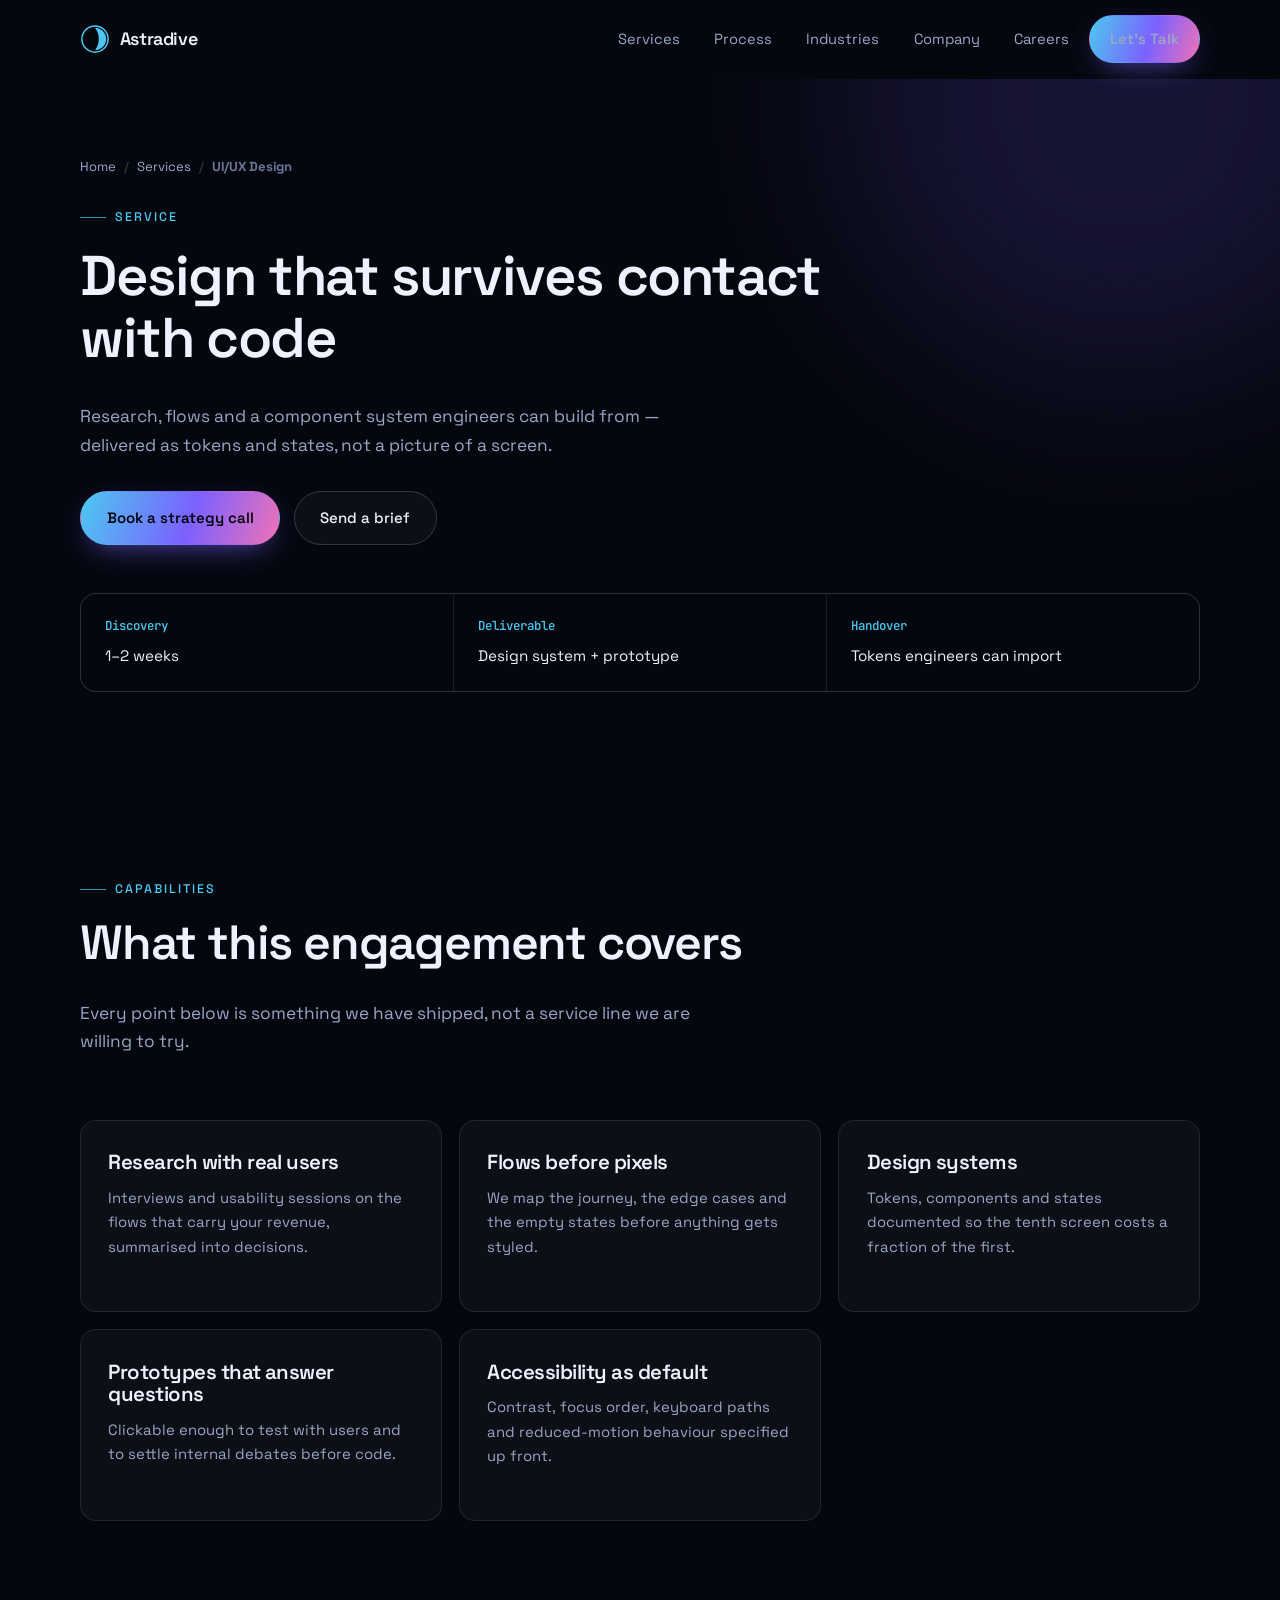
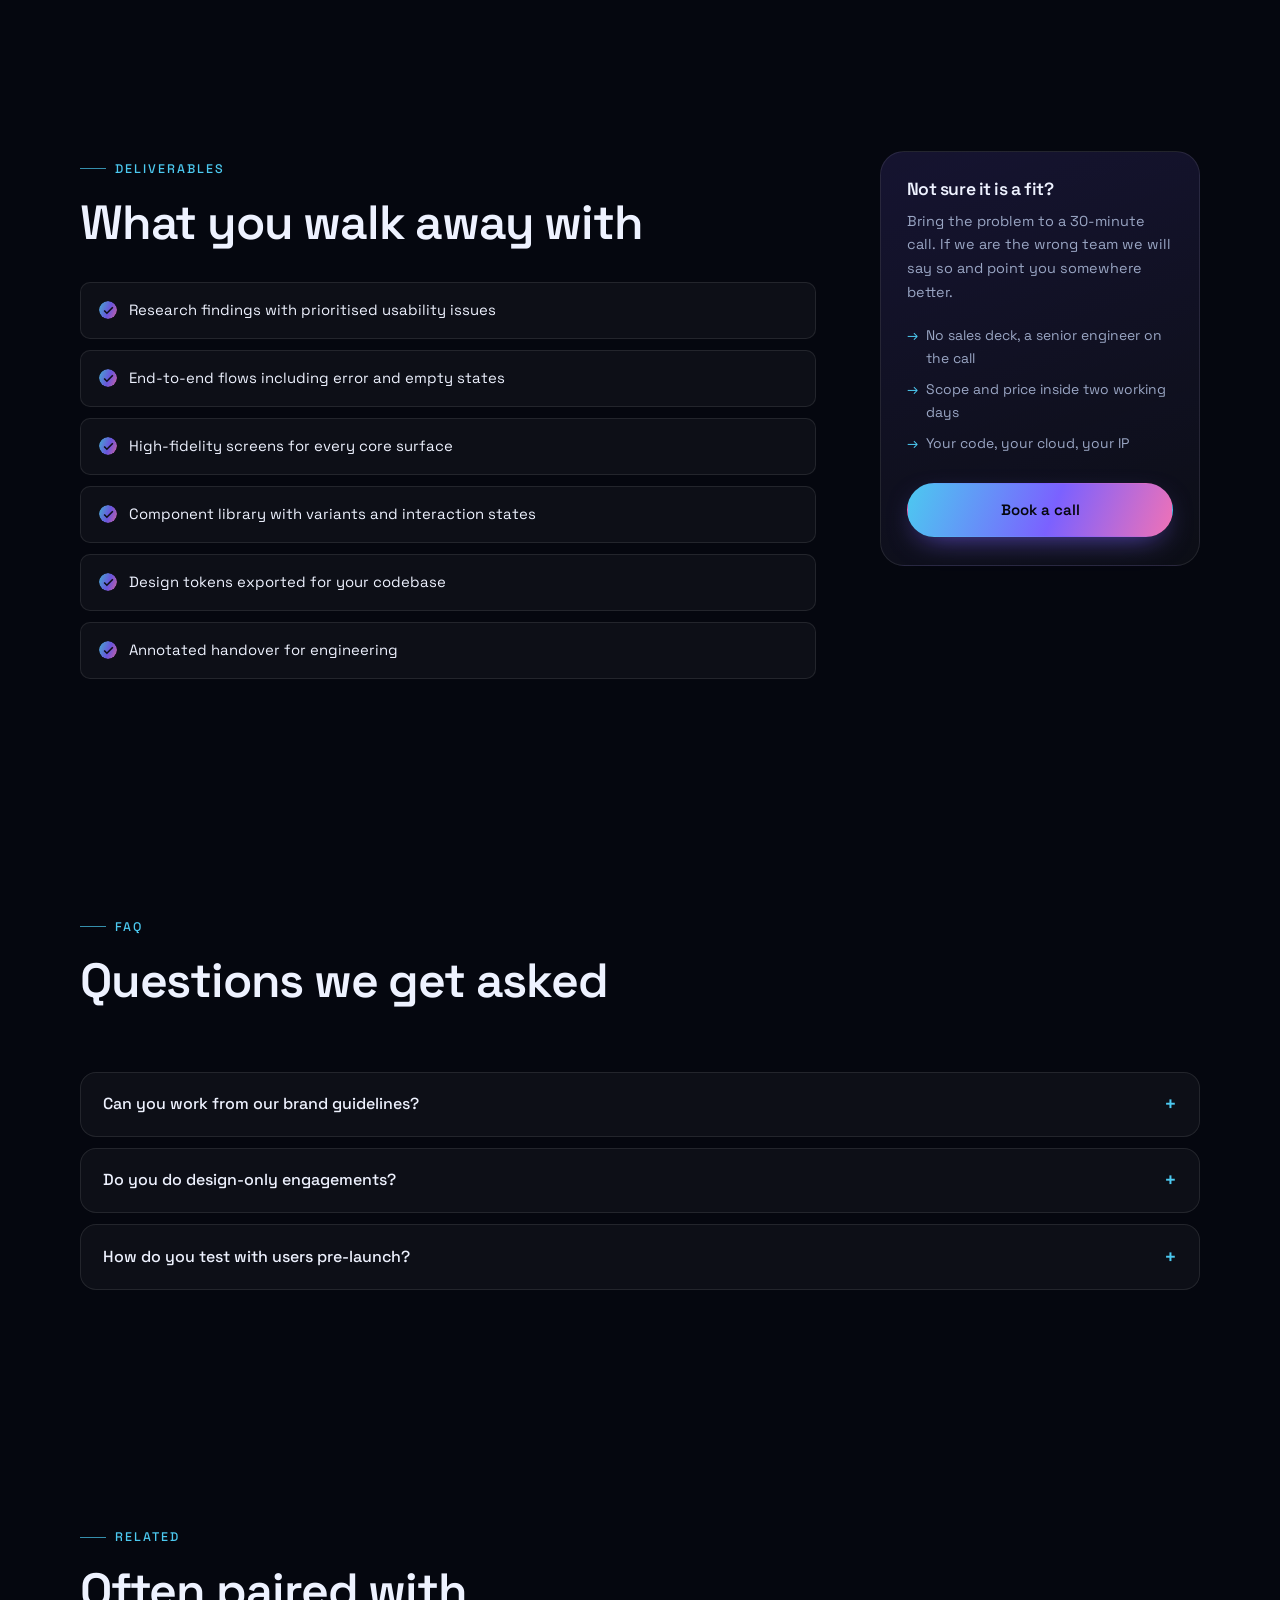
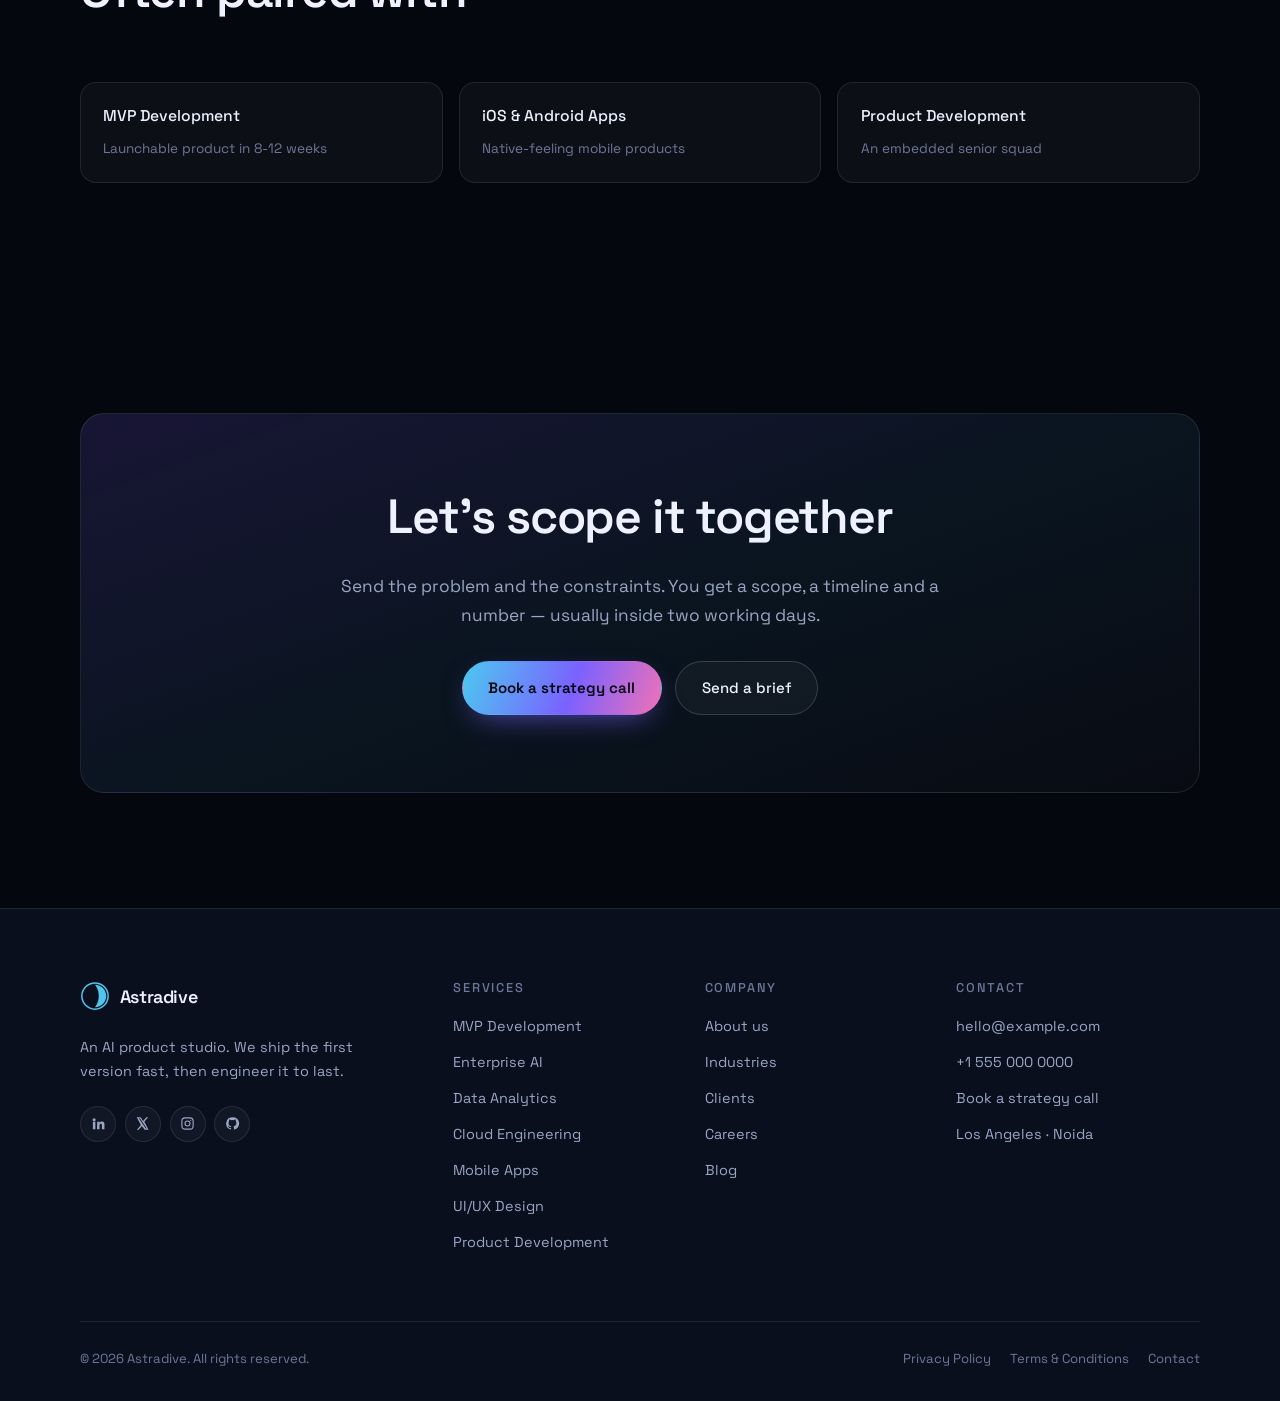
<file: ui-ux-designing.html>
<!DOCTYPE html>
<html lang="en">
<head>
<meta charset="utf-8" />
<meta name="viewport" content="width=device-width, initial-scale=1" />
<title>UI/UX Design | Astradive</title>
<meta name="description" content="UI/UX design: user research, product flows, design systems and prototypes handed over as tokens and component states." />
<meta name="theme-color" content="#05070f" />
<meta property="og:type" content="website" />
<meta property="og:site_name" content="Astradive" />
<meta property="og:title" content="UI/UX Design | Astradive" />
<meta property="og:description" content="UI/UX design: user research, product flows, design systems and prototypes handed over as tokens and component states." />
<link rel="icon" href="assets/favicon.svg" type="image/svg+xml" />
<link rel="preconnect" href="https://fonts.googleapis.com" />
<link rel="preconnect" href="https://fonts.gstatic.com" crossorigin />
<link href="https://fonts.googleapis.com/css2?family=Space+Grotesk:wght@400;500;600;700&family=JetBrains+Mono:wght@400;500&display=swap" rel="stylesheet" />
<link rel="stylesheet" href="assets/styles.css" />
<link rel="stylesheet" href="assets/pages.css" />
</head>
<body>
<a href="#main" class="sr-only">Skip to main content</a>

<header class="header" id="header">
  <div class="shell">
    <a class="brand" href="index.html" aria-label="Astradive home">
      <svg class="brand-mark" viewBox="0 0 32 32" fill="none" aria-hidden="true">
        <defs>
          <linearGradient id="bm" x1="0" y1="0" x2="32" y2="32">
            <stop offset="0" stop-color="#4cc9f0" /><stop offset=".55" stop-color="#7b61ff" /><stop offset="1" stop-color="#f072b6" />
          </linearGradient>
        </defs>
        <circle cx="16" cy="16" r="14" stroke="url(#bm)" stroke-width="1.6" />
        <path d="M16 4c6.6 0 12 5.4 12 12s-5.4 12-12 12C19 24 20 20.4 20 16S19 8 16 4Z" fill="url(#bm)" />
        <circle cx="16" cy="16" r="2.6" fill="#05070f" />
      </svg>
      <span>Astradive</span>
    </a>

    <button class="nav-toggle" id="navToggle" aria-expanded="false" aria-controls="nav" aria-label="Toggle navigation"><span></span></button>

    <nav class="nav" id="nav" aria-label="Main">
      <a href="index.html#services">Services</a>
      <a href="index.html#process">Process</a>
      <a href="industries.html">Industries</a>
      <a href="index.html#company">Company</a>
      <a href="careers.html">Careers</a>
      <a href="lets-connect.html" class="btn btn-primary">Let&rsquo;s Talk</a>
    </nav>
  </div>
</header>

<main id="main">
  <section class="page-hero">
    <div class="glow glow-a" aria-hidden="true"></div>
    <div class="shell">
      <nav class="crumbs" aria-label="Breadcrumb">
      <a href="index.html">Home</a>
      <span>/</span>
      <a href="index.html#services">Services</a>
      <span>/</span>
      <b>UI/UX Design</b>
      </nav>
      <span class="eyebrow">Service</span>
      <h1>Design that survives contact with code</h1>
      <p class="lead">Research, flows and a component system engineers can build from &mdash; delivered as tokens and states, not a picture of a screen.</p>
      <div class="hero-cta">
        <a href="schedule-meeting.html" class="btn btn-primary">Book a strategy call</a>
        <a href="lets-connect.html" class="btn btn-ghost">Send a brief</a>
      </div>
      <div class="facts reveal">
        <div><b>Discovery</b><span>1&ndash;2 weeks</span></div>
        <div><b>Deliverable</b><span>Design system + prototype</span></div>
        <div><b>Handover</b><span>Tokens engineers can import</span></div>
      </div>
    </div>
  </section>

  <section class="section">
    <div class="shell">
      <header class="section-head reveal"><span class="eyebrow">Capabilities</span><h2>What this engagement covers</h2><p class="lead">Every point below is something we have shipped, not a service line we are willing to try.</p></header>
      <div class="svc-grid">
        <article class="card reveal"><h3>Research with real users</h3><p>Interviews and usability sessions on the flows that carry your revenue, summarised into decisions.</p></article>
<article class="card reveal"><h3>Flows before pixels</h3><p>We map the journey, the edge cases and the empty states before anything gets styled.</p></article>
<article class="card reveal"><h3>Design systems</h3><p>Tokens, components and states documented so the tenth screen costs a fraction of the first.</p></article>
<article class="card reveal"><h3>Prototypes that answer questions</h3><p>Clickable enough to test with users and to settle internal debates before code.</p></article>
<article class="card reveal"><h3>Accessibility as default</h3><p>Contrast, focus order, keyboard paths and reduced-motion behaviour specified up front.</p></article>
      </div>
    </div>
  </section>

  <section class="section">
    <div class="shell two-col">
      <div><header class="section-head reveal" style="margin-bottom:2rem"><span class="eyebrow">Deliverables</span><h2>What you walk away with</h2></header><ul class="checklist reveal">
        <li>Research findings with prioritised usability issues</li>
        <li>End-to-end flows including error and empty states</li>
        <li>High-fidelity screens for every core surface</li>
        <li>Component library with variants and interaction states</li>
        <li>Design tokens exported for your codebase</li>
        <li>Annotated handover for engineering</li>
      </ul></div>
      <aside class="aside-card reveal">
        <h3>Not sure it is a fit?</h3>
        <p>Bring the problem to a 30-minute call. If we are the wrong team we will say so and point you somewhere better.</p>
        <ul><li>No sales deck, a senior engineer on the call</li><li>Scope and price inside two working days</li><li>Your code, your cloud, your IP</li></ul>
        <a href="schedule-meeting.html" class="btn btn-primary">Book a call</a>
      </aside>
    </div>
  </section>

  <section class="section">
    <div class="shell">
      <header class="section-head reveal"><span class="eyebrow">FAQ</span><h2>Questions we get asked</h2></header>
      <div class="faq reveal">
        <details><summary>Can you work from our brand guidelines?</summary><p>Yes &mdash; we extend an existing brand into a product system rather than restyling it.</p></details>
        <details><summary>Do you do design-only engagements?</summary><p>Yes, though the strongest results come when the designers sit with the engineers building it.</p></details>
        <details><summary>How do you test with users pre-launch?</summary><p>Prototype sessions with five to eight people from your target segment; enough to find the blocking problems.</p></details>
      </div>
    </div>
  </section>

  <section class="section">
    <div class="shell">
      <header class="section-head reveal"><span class="eyebrow">Related</span><h2>Often paired with</h2></header>
      <div class="related reveal">
        <a href="mvp-development.html"><b>MVP Development</b><span>Launchable product in 8-12 weeks</span></a>
<a href="ios-android-app-development.html"><b>iOS &amp; Android Apps</b><span>Native-feeling mobile products</span></a>
<a href="product-development.html"><b>Product Development</b><span>An embedded senior squad</span></a>
      </div>
    </div>
  </section>

  <section class="section">
    <div class="shell">
      <div class="cta-inner reveal">
        <h2>Let&rsquo;s scope it together</h2>
        <p class="lead" style="text-align:center">Send the problem and the constraints. You get a scope, a timeline and a number &mdash; usually inside two working days.</p>
        <div class="hero-cta">
          <a href="schedule-meeting.html" class="btn btn-primary">Book a strategy call</a>
          <a href="lets-connect.html" class="btn btn-ghost">Send a brief</a>
        </div>
      </div>
    </div>
  </section>
</main>

<footer class="footer">
  <div class="shell">
    <div class="foot-grid">
      <div class="foot-about">
        <a class="brand" href="index.html">
          <svg class="brand-mark" viewBox="0 0 32 32" fill="none" aria-hidden="true">
            <circle cx="16" cy="16" r="14" stroke="url(#bm)" stroke-width="1.6" />
            <path d="M16 4c6.6 0 12 5.4 12 12s-5.4 12-12 12C19 24 20 20.4 20 16S19 8 16 4Z" fill="url(#bm)" />
            <circle cx="16" cy="16" r="2.6" fill="#0a0f1e" />
          </svg>
          <span>Astradive</span>
        </a>
        <p>An AI product studio. We ship the first version fast, then engineer it to last.</p>
        <div class="socials">
          <a href="#" aria-label="LinkedIn"><svg viewBox="0 0 24 24" fill="currentColor" aria-hidden="true"><path d="M4.98 3.5a2.5 2.5 0 1 1 0 5 2.5 2.5 0 0 1 0-5zM3 9h4v12H3zM10 9h3.8v1.7h.05A4.2 4.2 0 0 1 17.6 8.7c3 0 3.9 1.9 3.9 5V21h-4v-6.1c0-1.5-.5-2.5-1.9-2.5-1 0-1.6.7-1.9 1.4-.1.2-.1.6-.1.9V21h-4z"/></svg></a>
          <a href="#" aria-label="X"><svg viewBox="0 0 24 24" fill="currentColor" aria-hidden="true"><path d="M18.2 2H21l-6.1 7L21.6 22h-6.3l-4.3-6.2L5.9 22H3l6.5-7.5L2.7 2H9l4 5.9zm-1 18h1.6L7.8 3.7H6.1z"/></svg></a>
          <a href="#" aria-label="Instagram"><svg viewBox="0 0 24 24" fill="none" stroke="currentColor" stroke-width="1.8" aria-hidden="true"><rect x="3" y="3" width="18" height="18" rx="5"/><circle cx="12" cy="12" r="4"/><circle cx="17.2" cy="6.8" r="1" fill="currentColor" stroke="none"/></svg></a>
          <a href="#" aria-label="GitHub"><svg viewBox="0 0 24 24" fill="currentColor" aria-hidden="true"><path d="M12 2a10 10 0 0 0-3.2 19.5c.5.1.7-.2.7-.5v-1.9c-2.8.6-3.4-1.3-3.4-1.3-.4-1.2-1.1-1.5-1.1-1.5-.9-.6.1-.6.1-.6 1 .1 1.5 1 1.5 1 .9 1.5 2.3 1.1 2.9.8.1-.6.4-1.1.7-1.4-2.2-.2-4.6-1.1-4.6-5 0-1.1.4-2 1-2.7-.1-.3-.4-1.3.1-2.7 0 0 .8-.3 2.7 1a9.4 9.4 0 0 1 5 0c1.9-1.3 2.7-1 2.7-1 .5 1.4.2 2.4.1 2.7.6.7 1 1.6 1 2.7 0 3.9-2.4 4.8-4.6 5 .4.4.7 1 .7 2.1v3c0 .3.2.6.7.5A10 10 0 0 0 12 2z"/></svg></a>
        </div>
      </div>

      <div>
        <h4>Services</h4>
        <ul>
          <li><a href="mvp-development.html">MVP Development</a></li>
          <li><a href="enterprise-ai-solutions.html">Enterprise AI</a></li>
          <li><a href="data-analytics.html">Data Analytics</a></li>
          <li><a href="cloud-engineering.html">Cloud Engineering</a></li>
          <li><a href="ios-android-app-development.html">Mobile Apps</a></li>
          <li><a href="ui-ux-designing.html">UI/UX Design</a></li>
          <li><a href="product-development.html">Product Development</a></li>
        </ul>
      </div>

      <div>
        <h4>Company</h4>
        <ul>
          <li><a href="index.html#company">About us</a></li>
          <li><a href="industries.html">Industries</a></li>
          <li><a href="index.html#work">Clients</a></li>
          <li><a href="careers.html">Careers</a></li>
          <li><a href="blogs.html">Blog</a></li>
        </ul>
      </div>

      <div>
        <h4>Contact</h4>
        <ul>
          <li><a href="mailto:hello@example.com">hello@example.com</a></li>
          <li><a href="tel:+15550000000">+1 555 000 0000</a></li>
          <li><a href="schedule-meeting.html">Book a strategy call</a></li>
          <li><a href="lets-connect.html">Los Angeles &middot; Noida</a></li>
        </ul>
      </div>
    </div>

    <div class="foot-bottom">
      <span>&copy; <span id="year">2026</span> Astradive. All rights reserved.</span>
      <nav aria-label="Legal">
        <a href="privacy-policy.html">Privacy Policy</a>
        <a href="terms-condition.html">Terms &amp; Conditions</a>
        <a href="lets-connect.html">Contact</a>
      </nav>
    </div>
  </div>
</footer>

<script src="assets/app.js" defer></script>
</body>
</html>
</file>
<file: assets/styles.css>
/* ==========================================================================
   Astradive — AI software agency site
   Design tokens -> layout -> components -> sections -> responsive
   ========================================================================== */

:root {
  /* Palette: deep space navy with cyan -> violet accent */
  --bg:            #05070f;
  --bg-elev:       #0a0f1e;
  --surface:       rgba(255, 255, 255, 0.035);
  --surface-2:     rgba(255, 255, 255, 0.06);
  --line:          rgba(255, 255, 255, 0.09);
  --line-strong:   rgba(255, 255, 255, 0.16);

  --text:          #eef2ff;
  --text-muted:    #9aa6c4;
  --text-dim:      #6d7899;

  --accent:        #4cc9f0;
  --accent-2:      #7b61ff;
  --accent-3:      #f072b6;
  --grad:          linear-gradient(110deg, var(--accent) 0%, var(--accent-2) 55%, var(--accent-3) 100%);
  --grad-soft:     linear-gradient(140deg, rgba(76,201,240,.18), rgba(123,97,255,.12) 60%, transparent);

  /* Type */
  --font: "Space Grotesk", "Inter", ui-sans-serif, system-ui, -apple-system, "Segoe UI", Roboto, sans-serif;
  --mono: "JetBrains Mono", ui-monospace, SFMono-Regular, Menlo, monospace;

  /* Rhythm */
  --shell: 1200px;
  --pad: clamp(1.25rem, 4vw, 2.5rem);
  --section-y: clamp(4.5rem, 9vw, 8rem);
  --r-sm: 10px;
  --r: 16px;
  --r-lg: 24px;
  --r-pill: 999px;

  --shadow: 0 24px 60px -24px rgba(0, 0, 0, .8);
  --ease: cubic-bezier(.22, 1, .36, 1);
}

/* --------------------------------------------------------- base */
* { box-sizing: border-box; }
html { scroll-behavior: smooth; -webkit-text-size-adjust: 100%; }
body {
  margin: 0;
  background: var(--bg);
  color: var(--text);
  font-family: var(--font);
  font-size: 16px;
  line-height: 1.65;
  -webkit-font-smoothing: antialiased;
  overflow-x: hidden;
}
img, svg { max-width: 100%; display: block; }
a { color: inherit; text-decoration: none; }
button { font: inherit; color: inherit; cursor: pointer; }
h1, h2, h3, h4 { line-height: 1.1; letter-spacing: -.025em; margin: 0 0 .6em; font-weight: 600; }
h1 { font-size: clamp(2.5rem, 6.4vw, 4.6rem); }
h2 { font-size: clamp(1.95rem, 4vw, 3rem); }
h3 { font-size: clamp(1.1rem, 1.6vw, 1.3rem); }
p  { margin: 0 0 1rem; color: var(--text-muted); }
ul { margin: 0; padding: 0; list-style: none; }

.shell { width: 100%; max-width: var(--shell); margin-inline: auto; padding-inline: var(--pad); }
.section { padding-block: var(--section-y); position: relative; }
.sr-only {
  position: absolute; width: 1px; height: 1px; padding: 0; margin: -1px;
  overflow: hidden; clip: rect(0 0 0 0); white-space: nowrap; border: 0;
}
:focus-visible { outline: 2px solid var(--accent); outline-offset: 3px; border-radius: 4px; }

/* --------------------------------------------------------- shared bits */
.eyebrow {
  display: inline-flex; align-items: center; gap: .55rem;
  font-size: .78rem; font-weight: 500; letter-spacing: .16em; text-transform: uppercase;
  color: var(--accent); margin-bottom: 1.1rem;
}
.eyebrow::before {
  content: ""; width: 26px; height: 1px; background: var(--accent); opacity: .7;
}
.grad-text {
  background: var(--grad); -webkit-background-clip: text; background-clip: text;
  color: transparent;
}
.lead { font-size: clamp(1rem, 1.35vw, 1.14rem); max-width: 60ch; }
.section-head { max-width: 46rem; margin-bottom: clamp(2.5rem, 5vw, 4rem); }

.btn {
  display: inline-flex; align-items: center; justify-content: center; gap: .6rem;
  padding: .85rem 1.6rem; border-radius: var(--r-pill); border: 1px solid transparent;
  font-size: .94rem; font-weight: 500; white-space: nowrap;
  transition: transform .3s var(--ease), box-shadow .3s var(--ease), background .3s, border-color .3s, color .3s;
}
.btn:hover { transform: translateY(-2px); }
.btn-primary {
  background: var(--grad); color: #05070f; font-weight: 600;
  box-shadow: 0 10px 30px -12px rgba(123, 97, 255, .8);
}
.btn-primary:hover { box-shadow: 0 18px 40px -14px rgba(123, 97, 255, .95); }
.btn-ghost { border-color: var(--line-strong); background: var(--surface); color: var(--text); }
.btn-ghost:hover { border-color: var(--accent); background: var(--surface-2); }
.btn svg { width: 16px; height: 16px; }

.card {
  position: relative; padding: 1.9rem 1.7rem; border-radius: var(--r);
  background: var(--surface); border: 1px solid var(--line);
  transition: border-color .35s var(--ease), transform .35s var(--ease), background .35s;
}
.card:hover { border-color: var(--line-strong); background: var(--surface-2); transform: translateY(-4px); }

/* ambient glow blobs */
.glow {
  position: absolute; border-radius: 50%; filter: blur(90px); opacity: .5;
  pointer-events: none; z-index: 0;
}

/* --------------------------------------------------------- header */
.header {
  position: sticky; top: 0; z-index: 60;
  transition: background .35s, border-color .35s, backdrop-filter .35s;
  border-bottom: 1px solid transparent;
}
.header.is-stuck {
  background: rgba(5, 7, 15, .78);
  backdrop-filter: blur(18px) saturate(140%);
  border-bottom-color: var(--line);
}
.header .shell { display: flex; align-items: center; gap: 1.5rem; height: 78px; }
.brand { display: inline-flex; align-items: center; gap: .6rem; font-weight: 600; letter-spacing: -.02em; font-size: 1.12rem; }
.brand-mark { width: 30px; height: 30px; flex: none; }
.nav { display: flex; align-items: center; gap: .35rem; margin-left: auto; }
.nav a {
  padding: .5rem .9rem; border-radius: var(--r-pill); font-size: .92rem;
  color: var(--text-muted); transition: color .25s, background .25s;
}
.nav a:hover { color: var(--text); background: var(--surface); }
.header .btn { padding: .65rem 1.25rem; }
.nav-toggle {
  display: none; margin-left: auto; width: 42px; height: 42px; border-radius: var(--r-sm);
  background: var(--surface); border: 1px solid var(--line); align-items: center; justify-content: center;
}
.nav-toggle span { display: block; width: 16px; height: 1.5px; background: var(--text); position: relative; }
.nav-toggle span::before, .nav-toggle span::after {
  content: ""; position: absolute; left: 0; width: 16px; height: 1.5px; background: var(--text);
  transition: transform .3s var(--ease);
}
.nav-toggle span::before { top: -5px; }
.nav-toggle span::after  { top: 5px; }
[aria-expanded="true"].nav-toggle span { background: transparent; }
[aria-expanded="true"].nav-toggle span::before { transform: translateY(5px) rotate(45deg); }
[aria-expanded="true"].nav-toggle span::after  { transform: translateY(-5px) rotate(-45deg); }

/* --------------------------------------------------------- hero */
.hero { position: relative; padding-block: clamp(3.5rem, 8vw, 7rem) clamp(3rem, 6vw, 5rem); overflow: hidden; }
.hero .glow-a { width: 620px; height: 620px; background: rgba(123, 97, 255, .35); top: -240px; right: -140px; }
.hero .glow-b { width: 460px; height: 460px; background: rgba(76, 201, 240, .22); bottom: -220px; left: -160px; }
.hero-grid {
  position: absolute; inset: 0; z-index: 0; opacity: .5;
  background-image:
    linear-gradient(to right, rgba(255,255,255,.04) 1px, transparent 1px),
    linear-gradient(to bottom, rgba(255,255,255,.04) 1px, transparent 1px);
  background-size: 68px 68px;
  -webkit-mask-image: radial-gradient(ellipse 80% 60% at 50% 0%, #000 40%, transparent 100%);
  mask-image: radial-gradient(ellipse 80% 60% at 50% 0%, #000 40%, transparent 100%);
}
.hero .shell { position: relative; z-index: 1; }
.hero-inner { display: grid; grid-template-columns: minmax(0, 1.05fr) minmax(0, .85fr); gap: clamp(2.5rem, 5vw, 4.5rem); align-items: center; }
.hero h1 { margin-bottom: 1.3rem; }
.rotator { display: block; min-height: 1.15em; }
.rotator span {
  display: inline-block;
  background: var(--grad); -webkit-background-clip: text; background-clip: text; color: transparent;
  transition: opacity .4s var(--ease), transform .4s var(--ease);
}
.rotator span.out { opacity: 0; transform: translateY(-14px); }

.pill-row { display: flex; flex-wrap: wrap; gap: .6rem; margin: 1.9rem 0 2.2rem; }
.pill {
  display: inline-flex; align-items: center; gap: .5rem;
  padding: .5rem .95rem; border-radius: var(--r-pill);
  background: var(--surface); border: 1px solid var(--line);
  font-size: .84rem; color: var(--text-muted);
}
.pill svg { width: 14px; height: 14px; color: var(--accent); flex: none; }
.hero-cta { display: flex; flex-wrap: wrap; gap: .85rem; }
.hero-proof { display: flex; align-items: center; gap: 1rem; margin-top: 2.4rem; font-size: .86rem; color: var(--text-dim); }
.avatars { display: flex; }
.avatars i {
  width: 32px; height: 32px; border-radius: 50%; border: 2px solid var(--bg);
  margin-left: -10px; background: var(--grad-soft), var(--bg-elev);
}
.avatars i:first-child { margin-left: 0; }

/* hero panel: sprint-plan card */
.hero-panel {
  position: relative; border-radius: var(--r-lg); padding: 1.6rem;
  background: linear-gradient(160deg, rgba(255,255,255,.07), rgba(255,255,255,.02));
  border: 1px solid var(--line); box-shadow: var(--shadow);
  backdrop-filter: blur(6px);
}
.hero-panel::before {
  content: ""; position: absolute; inset: -1px; border-radius: inherit;
  background: var(--grad); opacity: .28; z-index: -1;
}
.panel-top { display: flex; align-items: center; gap: .5rem; margin-bottom: 1.4rem; }
.panel-top b { font-size: .8rem; font-weight: 500; color: var(--text-dim); margin-left: auto; font-family: var(--mono); }
.dot { width: 9px; height: 9px; border-radius: 50%; background: var(--line-strong); }
.dot:first-child { background: var(--accent-3); }
.dot:nth-child(2) { background: #f2c14e; }
.dot:nth-child(3) { background: #4fd18b; }
.sprint { display: grid; gap: .75rem; }
.sprint li {
  display: grid; grid-template-columns: auto 1fr auto; align-items: center; gap: .9rem;
  padding: .8rem .95rem; border-radius: var(--r-sm);
  background: rgba(255,255,255,.03); border: 1px solid var(--line);
  font-size: .89rem;
}
.sprint b { font-family: var(--mono); font-size: .74rem; color: var(--accent); font-weight: 500; }
.sprint em { font-style: normal; color: var(--text-dim); font-size: .78rem; font-family: var(--mono); }
.sprint .bar { grid-column: 1 / -1; height: 3px; border-radius: 3px; background: var(--line); overflow: hidden; }
.sprint .bar i { display: block; height: 100%; background: var(--grad); width: 0; transition: width 1.4s var(--ease); }

/* --------------------------------------------------------- marquee */
.marquee-wrap { border-block: 1px solid var(--line); padding-block: 2rem; background: var(--bg-elev); }
.marquee-label { text-align: center; font-size: .76rem; letter-spacing: .18em; text-transform: uppercase; color: var(--text-dim); margin-bottom: 1.4rem; }
.marquee {
  display: flex; overflow: hidden;
  -webkit-mask-image: linear-gradient(90deg, transparent, #000 12%, #000 88%, transparent);
  mask-image: linear-gradient(90deg, transparent, #000 12%, #000 88%, transparent);
}
.marquee ul { display: flex; gap: 3.5rem; padding-right: 3.5rem; animation: slide 28s linear infinite; flex: none; }
.marquee li { font-size: 1.05rem; font-weight: 500; color: var(--text-dim); white-space: nowrap; letter-spacing: -.01em; transition: color .3s; }
.marquee li:hover { color: var(--text); }
.marquee:hover ul { animation-play-state: paused; }
@keyframes slide { to { transform: translateX(-100%); } }

/* --------------------------------------------------------- services */
.svc-grid { display: grid; grid-template-columns: repeat(auto-fit, minmax(290px, 1fr)); gap: 1.1rem; }
.svc-grid .card { display: flex; flex-direction: column; overflow: hidden; }
.svc-grid .card::after {
  content: ""; position: absolute; inset: 0; border-radius: inherit;
  background: var(--grad-soft); opacity: 0; transition: opacity .4s var(--ease); pointer-events: none;
}
.svc-grid .card:hover::after { opacity: 1; }
.svc-grid .card > * { position: relative; z-index: 1; }
.svc-ico {
  width: 46px; height: 46px; border-radius: 13px; margin-bottom: 1.2rem;
  display: grid; place-items: center; color: var(--accent);
  background: rgba(76, 201, 240, .1); border: 1px solid rgba(76, 201, 240, .2);
}
.svc-ico svg { width: 22px; height: 22px; }
.svc-grid p { font-size: .93rem; margin-bottom: 1.3rem; }
.tags { display: flex; flex-wrap: wrap; gap: .4rem; margin-top: auto; }
.tags span {
  font-size: .74rem; padding: .25rem .6rem; border-radius: var(--r-pill);
  background: rgba(255,255,255,.05); border: 1px solid var(--line); color: var(--text-dim);
  font-family: var(--mono);
}
.svc-more {
  margin-top: 1.2rem; font-size: .86rem; font-weight: 500; color: var(--accent);
  display: inline-flex; gap: .4rem; transition: gap .3s var(--ease), color .3s;
}
.svc-more:hover { gap: .75rem; color: var(--text); }

/* --------------------------------------------------------- process */
.process { background: var(--bg-elev); border-block: 1px solid var(--line); overflow: hidden; }
.process .glow-c { width: 520px; height: 520px; background: rgba(123,97,255,.18); top: -200px; left: 40%; }
.process .shell { position: relative; z-index: 1; }
.steps { display: grid; gap: .75rem; }
.step {
  border: 1px solid var(--line); border-radius: var(--r); overflow: hidden;
  background: var(--surface); transition: border-color .3s, background .3s;
}
.step.open { border-color: rgba(123,97,255,.45); background: var(--surface-2); }
.step-btn {
  width: 100%; display: grid; grid-template-columns: auto 1fr auto auto; align-items: center; gap: 1.2rem;
  padding: 1.25rem 1.5rem; background: none; border: 0; text-align: left;
}
.step-num { font-family: var(--mono); font-size: .8rem; color: var(--accent); }
.step-btn h3 { margin: 0; font-size: 1.05rem; font-weight: 500; }
.step-week { font-family: var(--mono); font-size: .76rem; color: var(--text-dim); }
.chev { width: 26px; height: 26px; display: grid; place-items: center; border-radius: 50%; border: 1px solid var(--line); transition: transform .35s var(--ease), border-color .3s, color .3s; }
.chev svg { width: 12px; height: 12px; }
.step.open .chev { transform: rotate(180deg); border-color: var(--accent); color: var(--accent); }
.step-body { display: grid; grid-template-rows: 0fr; transition: grid-template-rows .4s var(--ease); }
.step.open .step-body { grid-template-rows: 1fr; }
.step-body > div { overflow: hidden; }
.step-body p { padding: 0 1.5rem 1.4rem 4rem; margin: 0; font-size: .93rem; max-width: 70ch; }
@media (max-width: 640px) {
  .step-btn { grid-template-columns: auto 1fr auto; gap: .8rem; padding: 1.1rem; }
  .step-week { display: none; }
  .step-body p { padding: 0 1.1rem 1.2rem; }
}

/* --------------------------------------------------------- stats */
.stats { display: grid; grid-template-columns: repeat(auto-fit, minmax(190px, 1fr)); gap: 1px; background: var(--line); border: 1px solid var(--line); border-radius: var(--r-lg); overflow: hidden; }
.stat { background: var(--bg); padding: 2.2rem 1.6rem; text-align: center; }
.stat b { display: block; font-size: clamp(2.1rem, 4vw, 3rem); font-weight: 600; letter-spacing: -.04em; line-height: 1; margin-bottom: .5rem; }
.stat span { font-size: .84rem; color: var(--text-dim); }

/* --------------------------------------------------------- industries */
.ind-grid { display: grid; grid-template-columns: repeat(auto-fit, minmax(230px, 1fr)); gap: 1.1rem; }
.ind {
  position: relative; padding: 1.6rem 1.4rem; border-radius: var(--r);
  border: 1px solid var(--line); background: var(--surface); overflow: hidden;
  transition: transform .35s var(--ease), border-color .3s;
}
.ind:hover { transform: translateY(-4px); border-color: var(--line-strong); }
.ind h3 { font-size: 1rem; font-weight: 500; margin-bottom: .35rem; padding-right: 2.2rem; }
.ind p { font-size: .86rem; margin: 0; }
.ind i {
  position: absolute; top: 1.4rem; right: 1.4rem; font-size: 1.4rem; font-style: normal;
  opacity: .55; transition: opacity .3s, transform .35s var(--ease);
}
.ind:hover i { opacity: 1; transform: translateY(-2px) scale(1.08); }

/* --------------------------------------------------------- testimonials */
.quotes { display: grid; grid-template-columns: repeat(auto-fit, minmax(300px, 1fr)); gap: 1.1rem; }
.quote { display: flex; flex-direction: column; gap: 1.4rem; }
.quote blockquote { margin: 0; font-size: 1rem; color: var(--text); line-height: 1.6; }
.quote blockquote::before { content: "\201C"; display: block; font-size: 3rem; line-height: .6; color: var(--accent-2); margin-bottom: .6rem; }
.who { display: flex; align-items: center; gap: .8rem; margin-top: auto; }
.who i { width: 40px; height: 40px; border-radius: 50%; flex: none; background: var(--grad-soft), var(--bg-elev); border: 1px solid var(--line); }
.who b { display: block; font-size: .9rem; font-weight: 500; }
.who span { font-size: .8rem; color: var(--text-dim); }

/* --------------------------------------------------------- stack */
.stack-grid { display: grid; grid-template-columns: repeat(auto-fit, minmax(150px, 1fr)); gap: .75rem; }
.stack-grid div {
  padding: 1.1rem 1.2rem; border-radius: var(--r-sm); border: 1px solid var(--line);
  background: var(--surface); font-family: var(--mono); font-size: .84rem; color: var(--text-muted);
  transition: color .3s, border-color .3s, transform .3s var(--ease);
}
.stack-grid div:hover { color: var(--text); border-color: var(--accent); transform: translateY(-3px); }

/* --------------------------------------------------------- cta */
.cta-inner {
  position: relative; z-index: 1; text-align: center; padding: clamp(3rem, 6vw, 5rem) clamp(1.5rem, 4vw, 4rem);
  border-radius: var(--r-lg); border: 1px solid var(--line);
  background: linear-gradient(160deg, rgba(123,97,255,.16), rgba(76,201,240,.07) 55%, rgba(255,255,255,.02));
}
.cta-inner h2 { max-width: 22ch; margin-inline: auto; }
.cta-inner p { margin-inline: auto; }
.cta-inner .hero-cta { justify-content: center; margin-top: 2rem; }

/* --------------------------------------------------------- contact */
.contact-grid { display: grid; grid-template-columns: minmax(0, .9fr) minmax(0, 1.1fr); gap: clamp(2rem, 5vw, 4rem); }
.offices { display: grid; gap: 1rem; margin-top: 2rem; }
.office { padding: 1.3rem 1.4rem; border-radius: var(--r); border: 1px solid var(--line); background: var(--surface); }
.office h3 { font-size: .82rem; letter-spacing: .14em; text-transform: uppercase; color: var(--accent); margin-bottom: .6rem; }
.office p { font-size: .89rem; margin: 0 0 .5rem; }
.office a { font-size: .89rem; color: var(--text); border-bottom: 1px solid var(--line-strong); }
.office a:hover { color: var(--accent); border-color: var(--accent); }

form { display: grid; gap: 1rem; padding: clamp(1.5rem, 3vw, 2.2rem); border-radius: var(--r-lg); border: 1px solid var(--line); background: var(--surface); }
.row { display: grid; grid-template-columns: 1fr 1fr; gap: 1rem; }
label { display: grid; gap: .45rem; font-size: .84rem; color: var(--text-muted); }
input, select, textarea {
  font: inherit; font-size: .93rem; color: var(--text);
  padding: .8rem .95rem; border-radius: var(--r-sm);
  background: rgba(5,7,15,.6); border: 1px solid var(--line);
  transition: border-color .25s, background .25s;
}
input::placeholder, textarea::placeholder { color: var(--text-dim); }
input:focus, select:focus, textarea:focus { outline: none; border-color: var(--accent); background: rgba(5,7,15,.9); }
textarea { resize: vertical; min-height: 110px; }
select {
  appearance: none; -webkit-appearance: none;
  background-image: url("data:image/svg+xml,%3Csvg xmlns='http://www.w3.org/2000/svg' viewBox='0 0 12 8' fill='none' stroke='%239aa6c4' stroke-width='1.5'%3E%3Cpath d='M1 1l5 5 5-5'/%3E%3C/svg%3E");
  background-repeat: no-repeat; background-position: right 1rem center; background-size: 11px;
}
form .btn { justify-self: start; margin-top: .4rem; }
.form-note { font-size: .8rem; color: var(--text-dim); margin: 0; }
.form-status { font-size: .88rem; margin: 0; color: var(--accent); min-height: 1.4em; }

/* --------------------------------------------------------- footer */
.footer { border-top: 1px solid var(--line); background: var(--bg-elev); padding-block: clamp(3rem, 6vw, 4.5rem) 2rem; }
.foot-grid { display: grid; grid-template-columns: 1.6fr 1fr 1fr 1.2fr; gap: clamp(1.5rem, 4vw, 3rem); }
.foot-grid h4 { font-size: .8rem; letter-spacing: .14em; text-transform: uppercase; color: var(--text-dim); margin-bottom: 1.1rem; font-weight: 500; }
.foot-grid li { margin-bottom: .6rem; }
.foot-grid li a { font-size: .9rem; color: var(--text-muted); transition: color .25s; }
.foot-grid li a:hover { color: var(--accent); }
.foot-about p { font-size: .9rem; max-width: 34ch; margin: 1rem 0 1.4rem; }
.socials { display: flex; gap: .55rem; }
.socials a {
  width: 36px; height: 36px; border-radius: 50%; display: grid; place-items: center;
  border: 1px solid var(--line); background: var(--surface); color: var(--text-muted);
  transition: color .25s, border-color .25s, transform .3s var(--ease);
}
.socials a:hover { color: var(--text); border-color: var(--accent); transform: translateY(-2px); }
.socials svg { width: 15px; height: 15px; }
.foot-bottom {
  display: flex; flex-wrap: wrap; gap: 1rem; align-items: center; justify-content: space-between;
  margin-top: clamp(2.5rem, 5vw, 3.5rem); padding-top: 1.6rem; border-top: 1px solid var(--line);
  font-size: .82rem; color: var(--text-dim);
}
.foot-bottom nav { display: flex; gap: 1.2rem; }
.foot-bottom a:hover { color: var(--text); }

/* --------------------------------------------------------- reveal + responsive */
.reveal { opacity: 0; transform: translateY(24px); transition: opacity .7s var(--ease), transform .7s var(--ease); }
.reveal.in { opacity: 1; transform: none; }

@media (max-width: 980px) {
  .hero-inner, .contact-grid { grid-template-columns: 1fr; }
  .hero-panel { order: -1; }
  .foot-grid { grid-template-columns: 1fr 1fr; }
  .nav, .header .btn { display: none; }
  .nav-toggle { display: flex; }
  .header.nav-open .nav {
    display: flex; position: absolute; inset: 78px 0 auto; flex-direction: column; align-items: stretch;
    gap: .2rem; margin: 0; padding: 1rem var(--pad) 1.6rem;
    background: rgba(5,7,15,.97); backdrop-filter: blur(20px); border-bottom: 1px solid var(--line);
  }
  .header.nav-open .nav a { padding: .8rem .6rem; font-size: 1rem; color: var(--text); }
  .header.nav-open .btn { display: inline-flex; margin-top: .6rem; }
}
@media (max-width: 560px) {
  .row { grid-template-columns: 1fr; }
  .foot-grid { grid-template-columns: 1fr; }
  .hero-cta .btn { width: 100%; }
}
@media (prefers-reduced-motion: reduce) {
  html { scroll-behavior: auto; }
  *, *::before, *::after { animation-duration: .01ms !important; animation-iteration-count: 1 !important; transition-duration: .01ms !important; }
  .reveal { opacity: 1; transform: none; }
}
</file>
<file: assets/pages.css>
/* ==========================================================================
   Astradive — sub-page components (service, industries, careers, blog,
   contact, booking, legal). Loaded after styles.css; reuses its tokens.
   ========================================================================== */

/* --------------------------------------------------------- page hero */
.page-hero { position: relative; overflow: hidden; padding-block: clamp(3rem, 6vw, 5rem) clamp(2.5rem, 5vw, 4rem); }
.page-hero .glow-a { width: 560px; height: 560px; background: rgba(123,97,255,.3); top: -260px; right: -120px; }
.page-hero .shell { position: relative; z-index: 1; }
.page-hero h1 { font-size: clamp(2.1rem, 4.6vw, 3.5rem); max-width: 22ch; }
.page-hero .lead { max-width: 58ch; }
.page-hero .hero-cta { margin-top: 2rem; }

.crumbs { display: flex; align-items: center; gap: .5rem; font-size: .82rem; color: var(--text-dim); margin-bottom: 1.4rem; }
.crumbs a { color: var(--text-muted); }
.crumbs a:hover { color: var(--accent); }
.crumbs span { opacity: .5; }

/* --------------------------------------------------------- quick facts */
.facts { display: grid; grid-template-columns: repeat(auto-fit, minmax(180px, 1fr)); gap: 1px; background: var(--line); border: 1px solid var(--line); border-radius: var(--r); overflow: hidden; margin-top: clamp(2rem, 4vw, 3rem); }
.facts div { background: var(--bg); padding: 1.4rem 1.5rem; }
.facts b { display: block; font-family: var(--mono); font-size: .78rem; color: var(--accent); font-weight: 500; margin-bottom: .35rem; }
.facts span { font-size: .95rem; color: var(--text); }

/* --------------------------------------------------------- two column body */
.two-col { display: grid; grid-template-columns: minmax(0, 1fr) 320px; gap: clamp(2rem, 5vw, 4rem); align-items: start; }
.aside-card { position: sticky; top: 100px; padding: 1.7rem 1.6rem; border-radius: var(--r-lg); border: 1px solid var(--line); background: linear-gradient(160deg, rgba(123,97,255,.14), rgba(255,255,255,.03)); }
.aside-card h3 { font-size: 1.1rem; }
.aside-card p { font-size: .9rem; }
.aside-card .btn { width: 100%; margin-top: .6rem; }
.aside-card ul { display: grid; gap: .5rem; margin: 1.2rem 0; }
.aside-card li { font-size: .87rem; color: var(--text-muted); display: grid; grid-template-columns: auto 1fr; gap: .55rem; }
.aside-card li::before { content: "\2192"; color: var(--accent); }
@media (max-width: 900px) {
  .two-col { grid-template-columns: 1fr; }
  .aside-card { position: static; }
}

/* --------------------------------------------------------- checklist */
.checklist { display: grid; gap: .7rem; }
.checklist li {
  display: grid; grid-template-columns: auto 1fr; gap: .8rem; align-items: start;
  padding: .95rem 1.1rem; border-radius: var(--r-sm);
  border: 1px solid var(--line); background: var(--surface); font-size: .93rem;
}
.checklist li::before {
  content: ""; width: 18px; height: 18px; margin-top: .18rem; border-radius: 50%;
  background: var(--grad); opacity: .85;
  -webkit-mask: url("data:image/svg+xml,%3Csvg xmlns='http://www.w3.org/2000/svg' viewBox='0 0 24 24' fill='none' stroke='%23000' stroke-width='3'%3E%3Cpath d='M4 12l5 5L20 6'/%3E%3C/svg%3E") center/13px no-repeat, linear-gradient(#000, #000);
  -webkit-mask-composite: destination-out;
  mask: url("data:image/svg+xml,%3Csvg xmlns='http://www.w3.org/2000/svg' viewBox='0 0 24 24' fill='none' stroke='%23000' stroke-width='3'%3E%3Cpath d='M4 12l5 5L20 6'/%3E%3C/svg%3E") center/13px no-repeat, linear-gradient(#000, #000);
  mask-composite: exclude;
}

/* --------------------------------------------------------- faq */
.faq { display: grid; gap: .7rem; }
.faq details {
  border: 1px solid var(--line); border-radius: var(--r); background: var(--surface);
  transition: border-color .3s, background .3s;
}
.faq details[open] { border-color: rgba(123,97,255,.45); background: var(--surface-2); }
.faq summary {
  cursor: pointer; list-style: none; padding: 1.15rem 1.4rem;
  display: flex; align-items: center; gap: 1rem; font-size: 1rem; font-weight: 500;
}
.faq summary::-webkit-details-marker { display: none; }
.faq summary::after {
  content: "+"; margin-left: auto; font-size: 1.3rem; line-height: 1; color: var(--accent);
  transition: transform .3s var(--ease);
}
.faq details[open] summary::after { transform: rotate(45deg); }
.faq p { padding: 0 1.4rem 1.3rem; margin: 0; font-size: .93rem; max-width: 72ch; }

/* --------------------------------------------------------- related services */
.related { display: grid; grid-template-columns: repeat(auto-fit, minmax(240px, 1fr)); gap: 1rem; }
.related a {
  display: block; padding: 1.3rem 1.4rem; border-radius: var(--r);
  border: 1px solid var(--line); background: var(--surface);
  transition: border-color .3s, transform .3s var(--ease), background .3s;
}
.related a:hover { border-color: var(--accent); transform: translateY(-3px); background: var(--surface-2); }
.related b { display: block; font-size: .98rem; font-weight: 500; margin-bottom: .3rem; }
.related span { font-size: .85rem; color: var(--text-dim); }

/* --------------------------------------------------------- industries detail */
.ind-detail { display: grid; grid-template-columns: repeat(auto-fit, minmax(320px, 1fr)); gap: 1.1rem; }
.ind-detail article { padding: 1.8rem 1.7rem; border-radius: var(--r); border: 1px solid var(--line); background: var(--surface); transition: border-color .3s, transform .35s var(--ease); }
.ind-detail article:hover { border-color: var(--line-strong); transform: translateY(-4px); }
.ind-detail i { font-style: normal; font-size: 1.6rem; display: block; margin-bottom: .9rem; }
.ind-detail h3 { font-size: 1.12rem; }
.ind-detail p { font-size: .92rem; }
.ind-detail ul { display: grid; gap: .4rem; margin-top: 1.1rem; }
.ind-detail li { font-size: .86rem; color: var(--text-dim); display: grid; grid-template-columns: auto 1fr; gap: .5rem; }
.ind-detail li::before { content: "\2022"; color: var(--accent); }

/* --------------------------------------------------------- careers */
.roles { display: grid; gap: .8rem; }
.role {
  display: grid; grid-template-columns: 1fr auto auto; align-items: center; gap: 1.2rem;
  padding: 1.35rem 1.5rem; border-radius: var(--r);
  border: 1px solid var(--line); background: var(--surface);
  transition: border-color .3s, background .3s, transform .3s var(--ease);
}
.role:hover { border-color: var(--accent); background: var(--surface-2); transform: translateX(4px); }
.role b { display: block; font-size: 1.02rem; font-weight: 500; }
.role em { font-style: normal; font-size: .85rem; color: var(--text-dim); }
.role .meta { font-family: var(--mono); font-size: .78rem; color: var(--text-muted); white-space: nowrap; }
.role .btn { padding: .55rem 1.1rem; font-size: .85rem; }
@media (max-width: 700px) {
  .role { grid-template-columns: 1fr; gap: .7rem; }
  .role .btn { justify-self: start; }
}
.perks { display: grid; grid-template-columns: repeat(auto-fit, minmax(220px, 1fr)); gap: 1rem; }
.perks div { padding: 1.4rem 1.4rem; border-radius: var(--r); border: 1px solid var(--line); background: var(--surface); }
.perks b { display: block; margin-bottom: .4rem; font-weight: 500; }
.perks p { font-size: .88rem; margin: 0; }

/* --------------------------------------------------------- blog */
.posts { display: grid; grid-template-columns: repeat(auto-fit, minmax(300px, 1fr)); gap: 1.1rem; }
.post {
  display: flex; flex-direction: column; padding: 1.7rem 1.6rem; border-radius: var(--r);
  border: 1px solid var(--line); background: var(--surface);
  transition: border-color .3s, transform .35s var(--ease), background .3s;
}
.post:hover { border-color: var(--accent); transform: translateY(-4px); background: var(--surface-2); }
.post .kicker { font-family: var(--mono); font-size: .74rem; color: var(--accent); margin-bottom: .9rem; letter-spacing: .04em; }
.post h3 { font-size: 1.12rem; margin-bottom: .6rem; }
.post p { font-size: .91rem; }
.post .meta { margin-top: auto; padding-top: 1.1rem; font-size: .8rem; color: var(--text-dim); display: flex; gap: .6rem; }

/* --------------------------------------------------------- booking */
.booking { display: grid; grid-template-columns: repeat(auto-fit, minmax(240px, 1fr)); gap: 1rem; margin-bottom: clamp(2rem, 4vw, 3rem); }
.booking div { padding: 1.5rem 1.5rem; border-radius: var(--r); border: 1px solid var(--line); background: var(--surface); }
.booking b { display: block; font-family: var(--mono); font-size: .78rem; color: var(--accent); margin-bottom: .6rem; }
.booking p { font-size: .9rem; margin: 0; }
.slots { display: flex; flex-wrap: wrap; gap: .5rem; margin-top: 1rem; }
.slots button {
  padding: .5rem .9rem; border-radius: var(--r-pill); font-size: .84rem; font-family: var(--mono);
  background: rgba(255,255,255,.04); border: 1px solid var(--line); color: var(--text-muted);
  transition: border-color .25s, color .25s, background .25s;
}
.slots button:hover { border-color: var(--accent); color: var(--text); }
.slots button[aria-pressed="true"] { border-color: var(--accent); color: #05070f; background: var(--grad); font-weight: 600; }

/* --------------------------------------------------------- legal prose */
.prose { max-width: 68ch; }
.prose h2 { font-size: clamp(1.3rem, 2.2vw, 1.6rem); margin-top: 2.6rem; }
.prose h2:first-of-type { margin-top: 0; }
.prose h3 { font-size: 1.05rem; margin-top: 1.8rem; }
.prose p, .prose li { font-size: .95rem; color: var(--text-muted); }
.prose ul { display: grid; gap: .5rem; margin: 0 0 1rem; padding-left: 1.2rem; list-style: disc; }
.prose li::marker { color: var(--accent); }
.prose .updated { font-family: var(--mono); font-size: .8rem; color: var(--text-dim); margin-bottom: 2.2rem; }
.notice {
  padding: 1.1rem 1.3rem; border-radius: var(--r-sm); margin-bottom: 2.4rem;
  border: 1px solid rgba(240,114,182,.35); background: rgba(240,114,182,.08);
  font-size: .89rem; color: var(--text);
}
</file>
